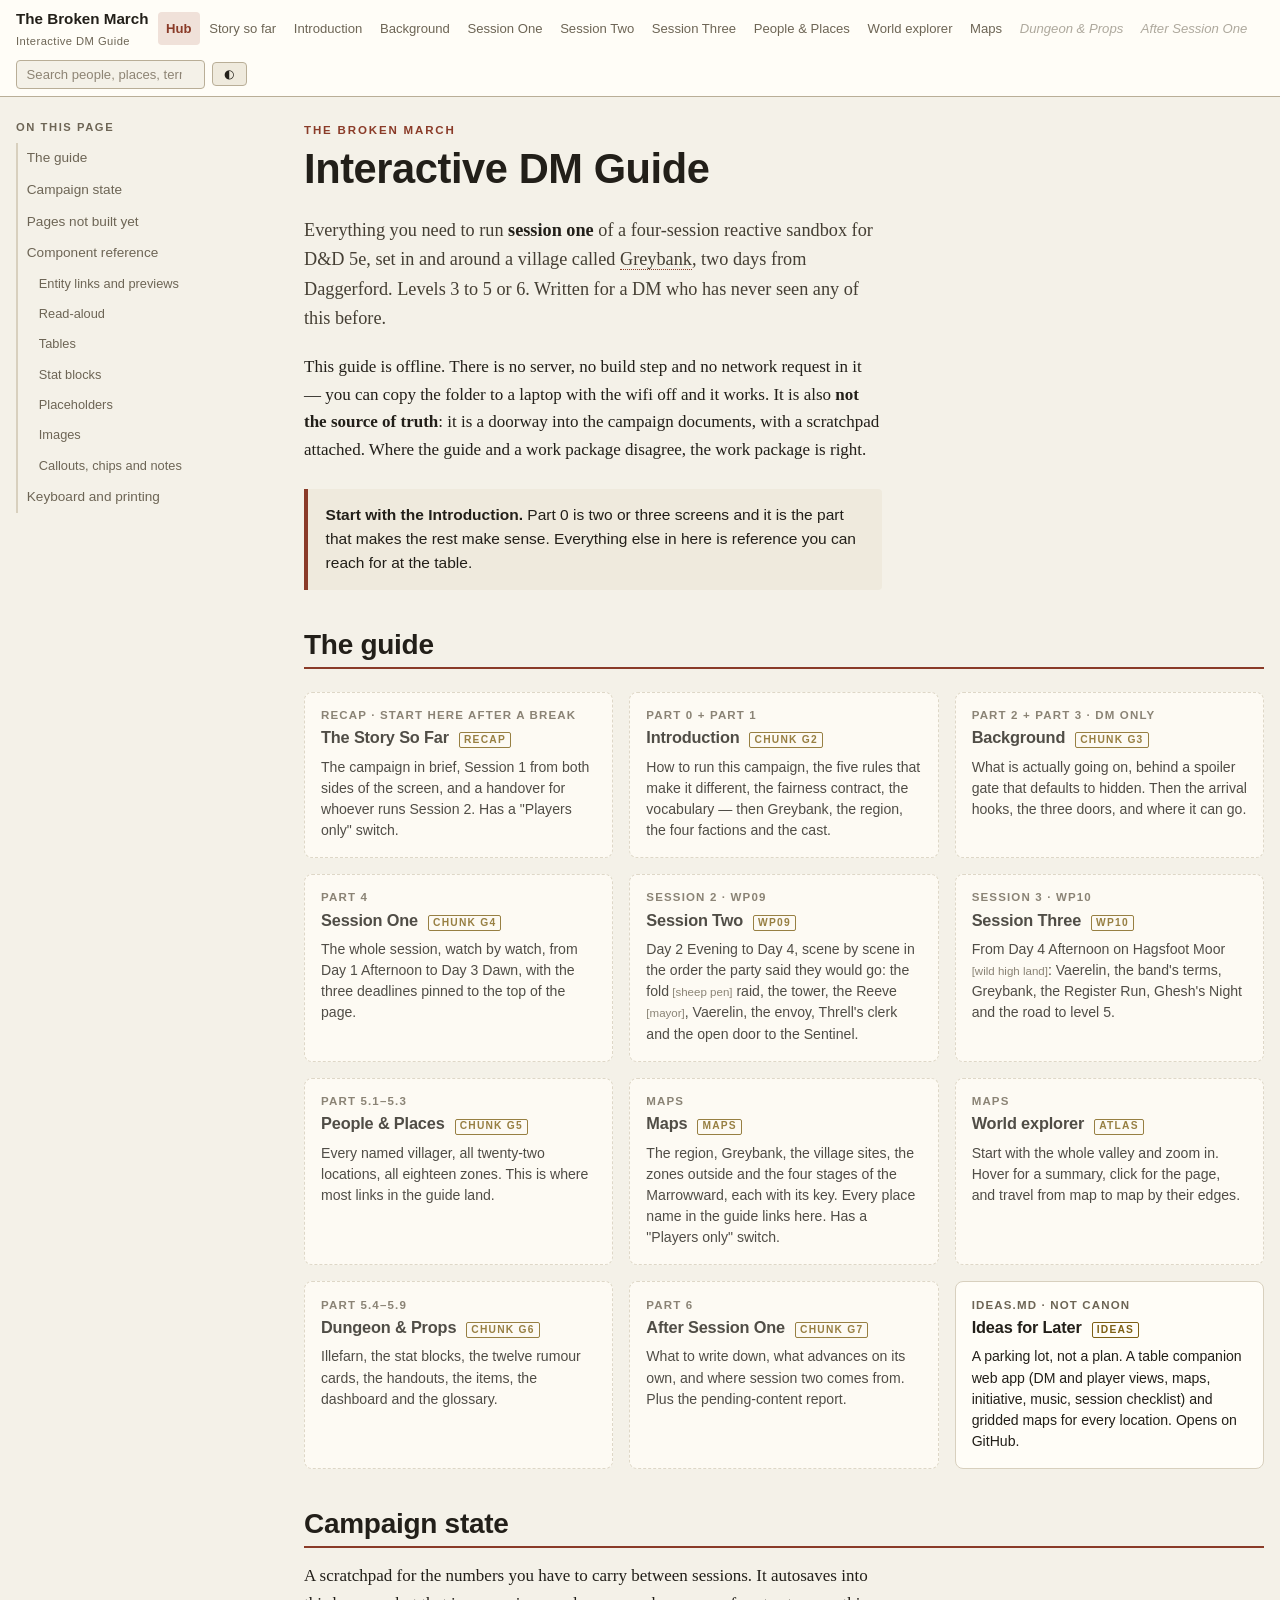
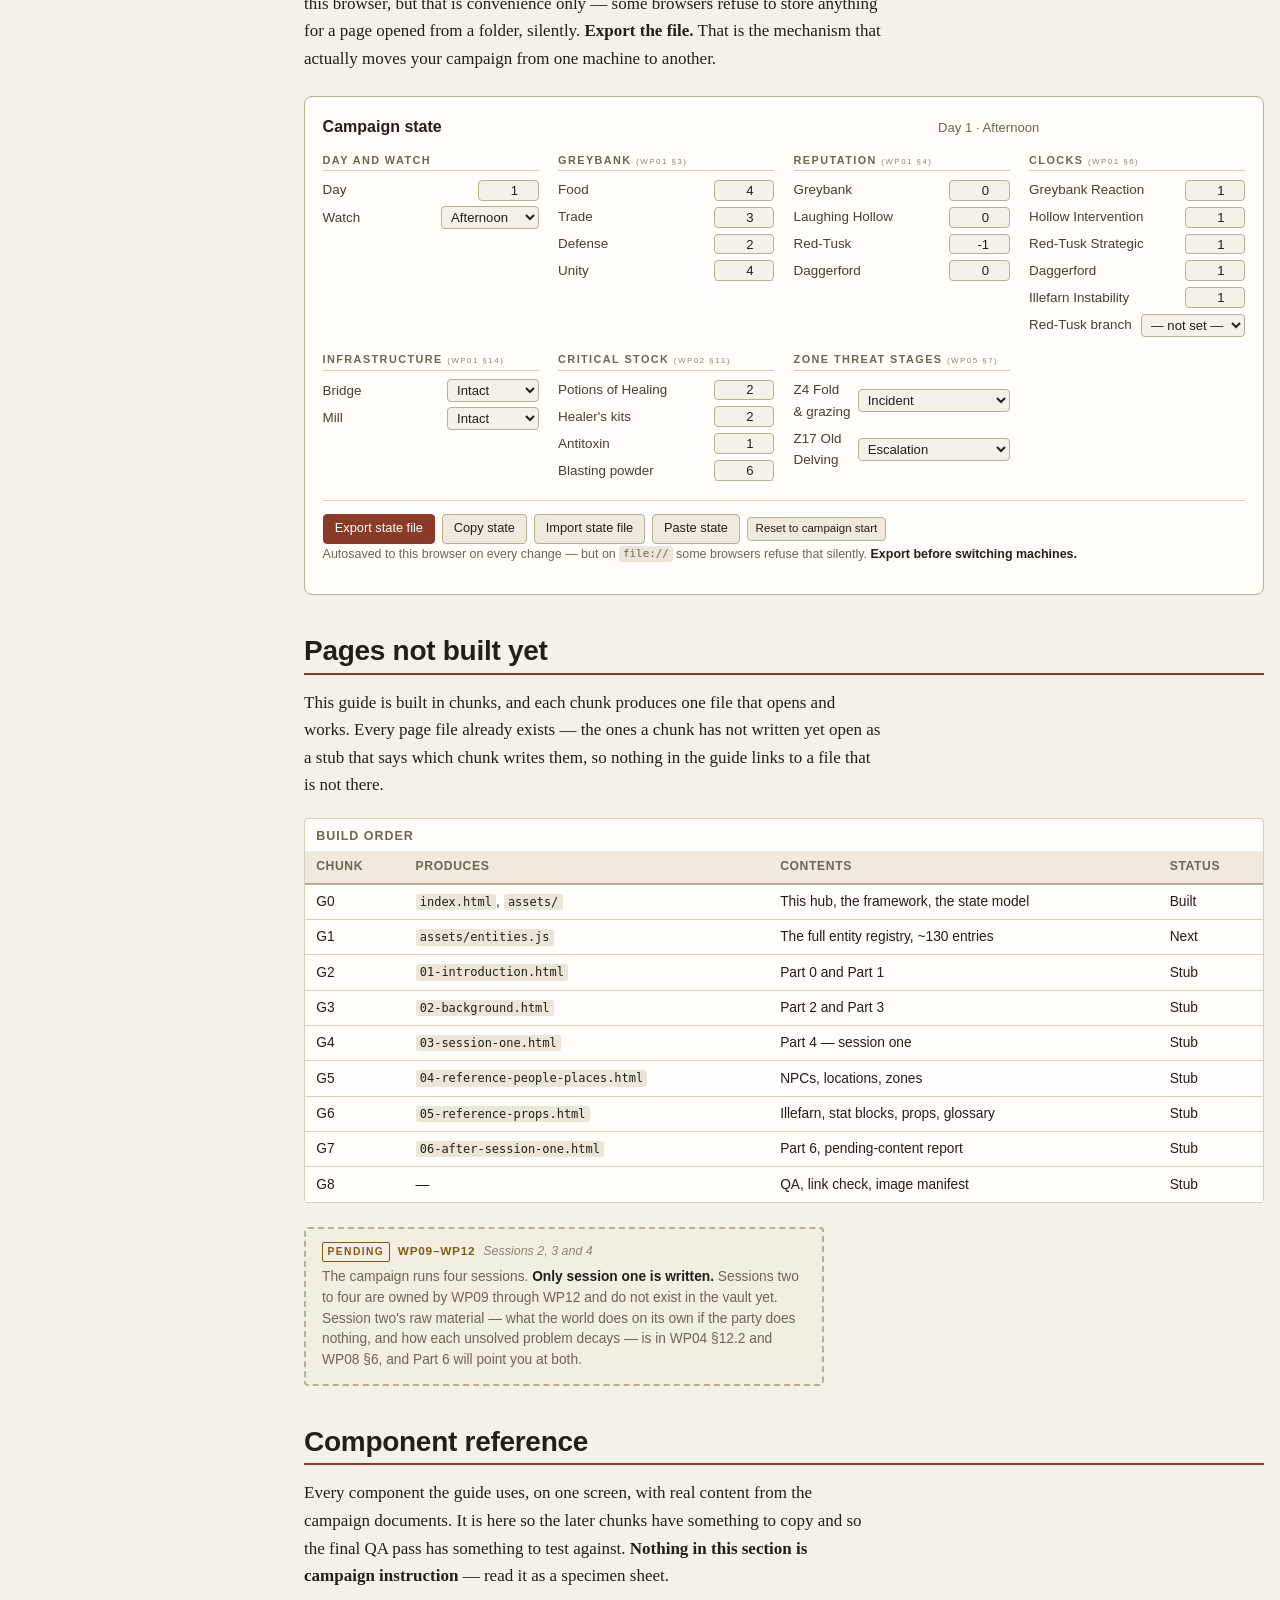
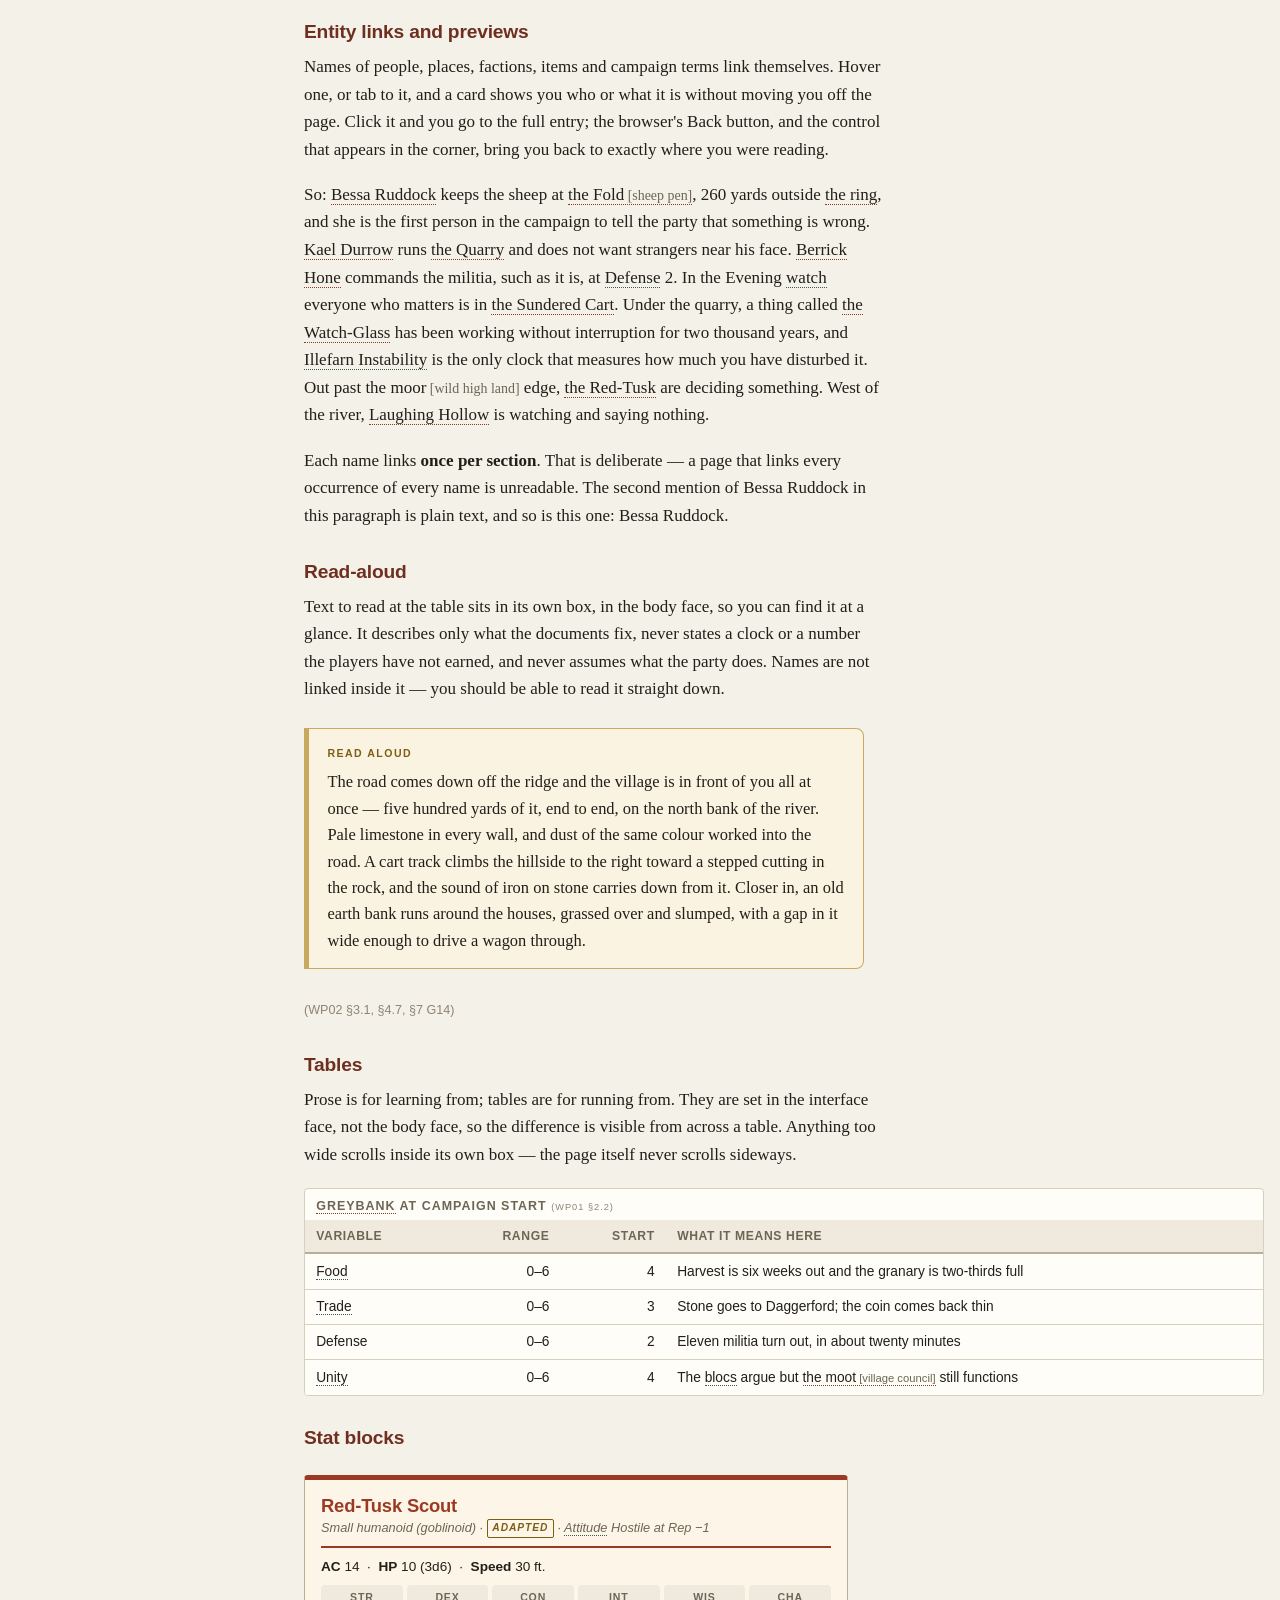
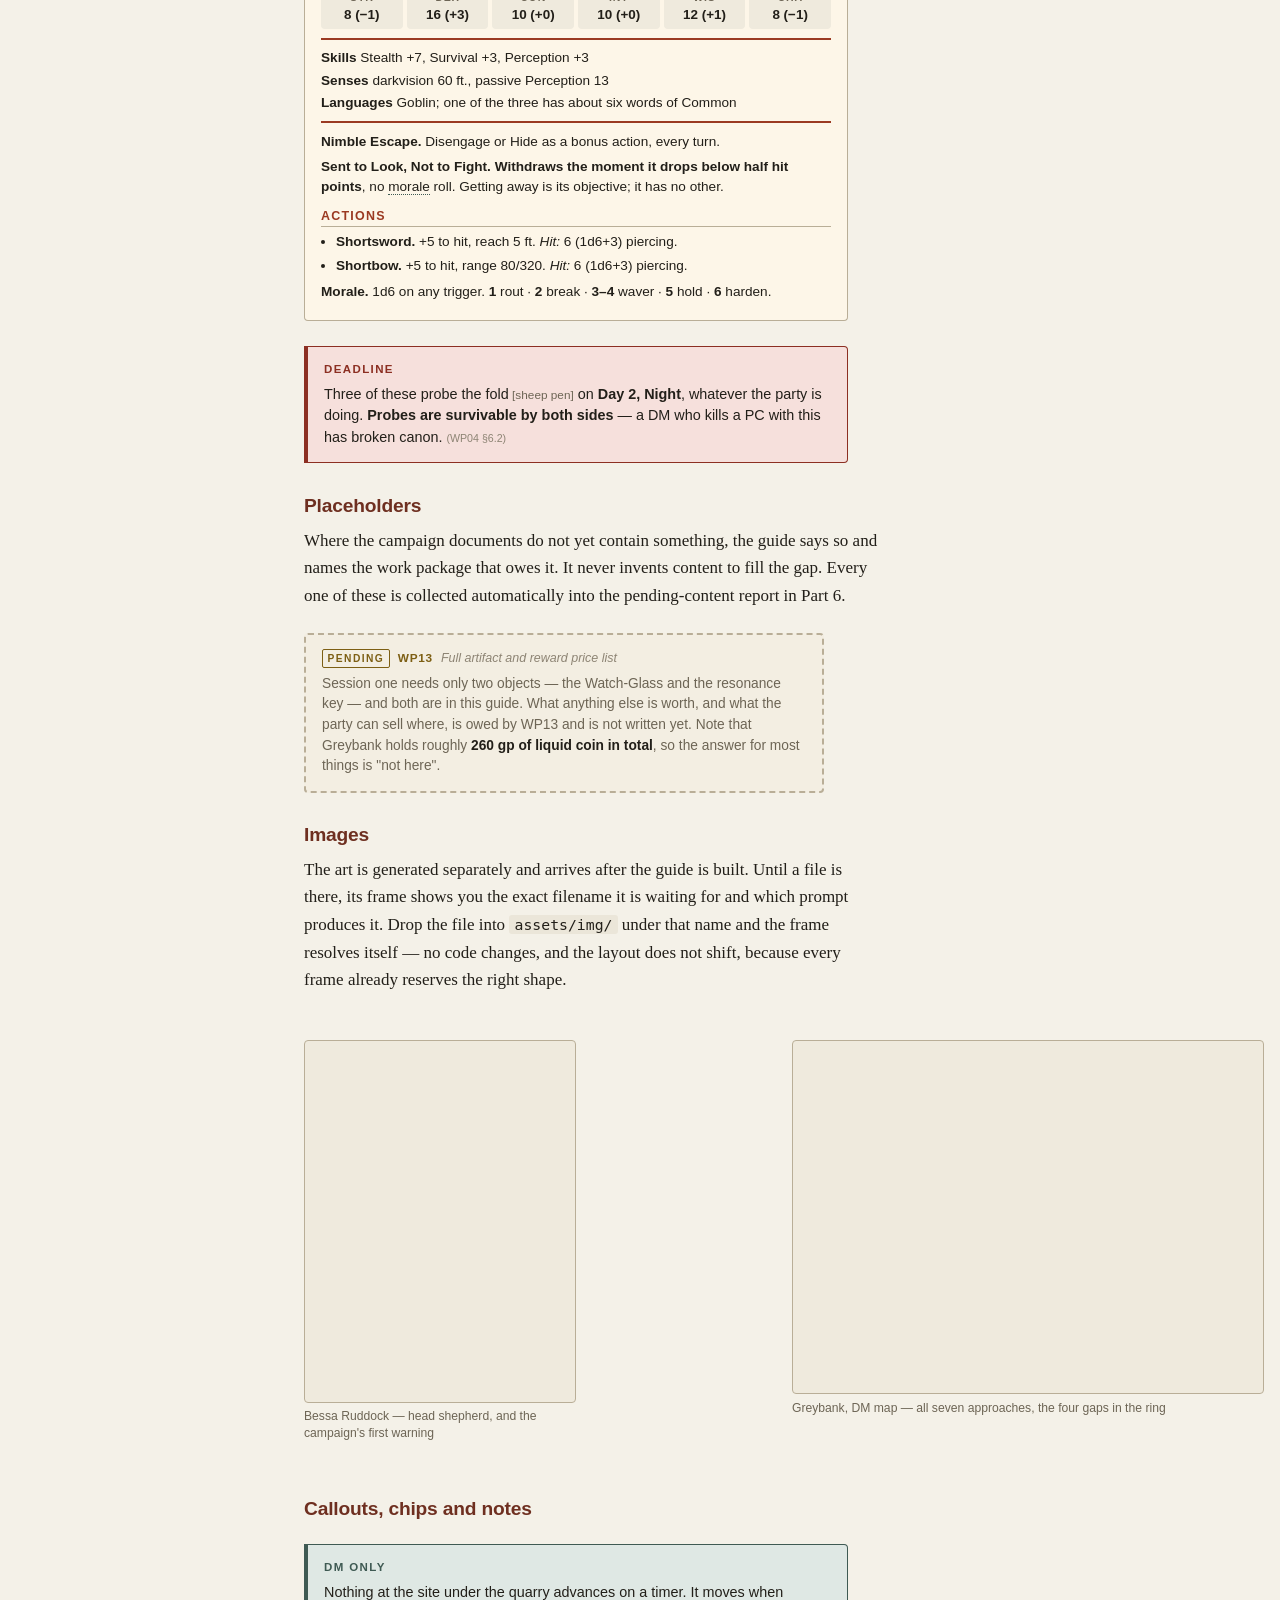
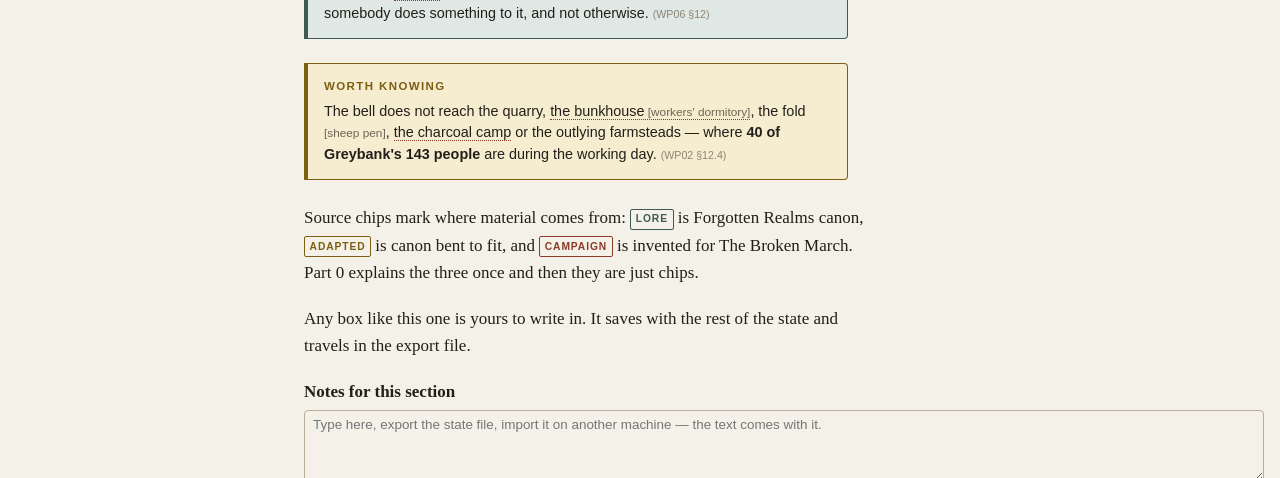
<file: index.html>
<!doctype html>
<html lang="en">
<head>
<meta charset="utf-8">
<title>The Broken March</title>
<meta http-equiv="refresh" content="0; url=The%20Broken%20March%20-%20DM%20Guide/index.html">
</head>
<body>
<p><a href="The%20Broken%20March%20-%20DM%20Guide/index.html">Open The Broken March DM Guide</a></p>
</body>
</html>
</file>
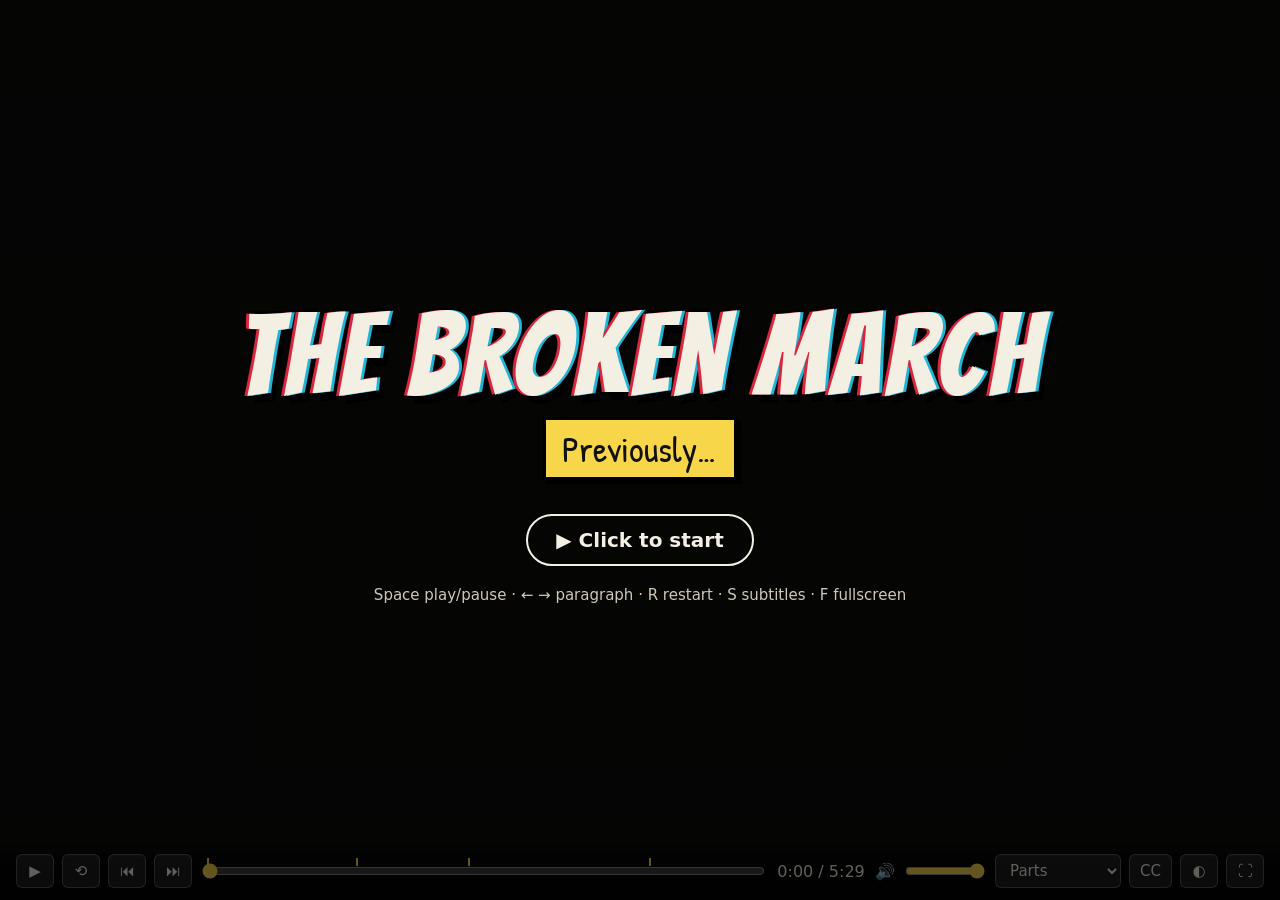
<file: recap/session-1/index.html>
<!doctype html>
<html lang="en">
<head>
<meta charset="utf-8">
<meta name="viewport" content="width=device-width, initial-scale=1">
<title>The Broken March — Previously</title>
<link rel="preconnect" href="https://fonts.googleapis.com">
<link rel="preconnect" href="https://fonts.gstatic.com" crossorigin>
<link href="https://fonts.googleapis.com/css2?family=Bangers&family=Patrick+Hand&display=swap" rel="stylesheet">
<style>
  :root { --bg: #0d0c0b; --edge: #e9e2d0; --ui: #f4efe3; --ink: #0d0c0b; --gold: #f7d64a; }
  body.paper { --bg: #f4efe3; --edge: #0d0c0b; }
  html, body { margin: 0; height: 100%; background: var(--bg); overflow: hidden; }
  body { font-family: 'Patrick Hand', 'Comic Sans MS', sans-serif; color: var(--ui); }
  body.nocursor { cursor: none; }

  /* ---------- stage: 1600 x 900, scaled to fit (letterboxed) ---------- */
  #stage { position: absolute; left: 0; top: 0; width: 1600px; height: 900px; transform-origin: 0 0;
           background: var(--bg); overflow: hidden; }
  #shaker, #screens, .screen, .panels, .letters, #particles, #flash, #wipe, #blackout, #grain {
    position: absolute; left: 0; top: 0; width: 1600px; height: 900px; }
  #flash, #blackout, #grain, #particles, .letters { pointer-events: none; }
  #flash { background: #fff; opacity: 0; }
  #blackout { background: #000; opacity: 0; }
  #grain { opacity: .13; mix-blend-mode: overlay;
    background-image: url("data:image/svg+xml,%3Csvg xmlns='http://www.w3.org/2000/svg' width='220' height='220'%3E%3Cfilter id='n'%3E%3CfeTurbulence type='fractalNoise' baseFrequency='.85' numOctaves='3' stitchTiles='stitch'/%3E%3CfeColorMatrix values='0 0 0 0 .5 0 0 0 0 .45 0 0 0 0 .4 0 0 0 1.2 -.1'/%3E%3C/filter%3E%3Crect width='220' height='220' filter='url(%23n)'/%3E%3C/svg%3E"); }
  body.paper #grain { mix-blend-mode: multiply; opacity: .18; }

  /* ---------- panels ---------- */
  .panel { position: absolute; overflow: hidden; box-sizing: border-box; background: #1b1916;
           border: 6px solid #000; box-shadow: 0 0 0 3px var(--edge), 0 14px 34px rgba(0,0,0,.55);
           will-change: transform, opacity; }
  body.paper .panel { box-shadow: 5px 7px 0 rgba(0,0,0,.28); }
  .cam, .layer, .pdim, .tone, .flick, .ripwrap { position: absolute; inset: 0; }
  .cam { z-index: 0; } /* keeps the crossfade z-order of image layers inside the camera */
  .layer img, .ripwrap img { position: absolute; left: 0; top: 0; transform-origin: 0 0; will-change: transform; max-width: none; }
  .pdim, .flick { background: #000; pointer-events: none; }
  .flick { opacity: 0; }
  .tone { pointer-events: none; mix-blend-mode: multiply; opacity: .2;
          background-image: radial-gradient(rgba(0,0,0,.6) .9px, transparent 1.6px); background-size: 5px 5px; }
  .missing { background: repeating-linear-gradient(45deg, #3a3733 0 14px, #2c2a27 14px 28px); display: flex;
             align-items: center; justify-content: center; text-align: center; color: #e9e2d0; font-size: 30px; padding: 20px; }
  .missing b { font-family: 'Bangers', Impact, sans-serif; font-size: 40px; letter-spacing: 2px; display: block; }
  .ripwrap { filter: url(#ripple); }
  .fx { position: absolute; left: 0; top: 0; pointer-events: none; will-change: transform, opacity; }
  .glow { border-radius: 50%; mix-blend-mode: screen; }
  .douse { border-radius: 50%; background: radial-gradient(circle, rgba(8,10,18,.95) 0 35%, rgba(8,10,18,0) 70%); }
  .spot { border-radius: 10px; box-shadow: 0 0 0 3000px rgba(0,0,0,.62), inset 0 0 40px 10px rgba(0,0,0,.5); }
  .note { font-size: 54px; color: #fff3c4; -webkit-text-stroke: 3px #000; paint-order: stroke fill; font-family: serif; }
  .coin { width: 46px; height: 46px; border-radius: 50%; border: 3px solid #3a2600; box-sizing: border-box;
          background: radial-gradient(circle at 35% 30%, #fff6b8 0 12%, #f5c542 30%, #c98b13 75%, #8a5a00 100%); }
  .glint svg { display: block; }

  /* ---------- lettering ---------- */
  .letters > * { position: absolute; left: 0; top: 0; will-change: transform, opacity; }
  .balloon { font-size: 36px; line-height: 1.02; color: #111; background: #fff; border: 4px solid #000;
             border-radius: 50% / 46%; padding: 26px 40px 30px; text-align: center; white-space: nowrap; }
  .balloon .tail { position: absolute; width: 46px; height: 56px; overflow: visible; }
  .balloon.whisper { border-style: dashed; border-width: 3px; font-size: 27px; color: #4a4744; background: #f3f1ea; padding: 20px 30px 24px; }
  .balloon.shout { font-size: 42px; font-weight: bold; border-width: 5px; }
  .caption { font-size: 32px; line-height: 1.1; background: var(--gold); color: #111; border: 3px solid #000;
             padding: 8px 18px 10px; box-shadow: 5px 5px 0 #000; white-space: nowrap; }
  .caption.tiny { font-size: 25px; padding: 3px 12px 5px; box-shadow: 3px 3px 0 #000; }
  .caption.chapter { font-family: 'Bangers', Impact, sans-serif; font-size: 34px; letter-spacing: 2px; padding: 6px 18px 4px; }
  .tag { font-family: 'Bangers', Impact, sans-serif; font-size: 31px; letter-spacing: 2px; background: var(--gold); color: #111;
         border: 3px solid #000; padding: 4px 14px 1px; box-shadow: 4px 4px 0 #000; white-space: nowrap; }
  .tag.cream { background: #f4efe3; }
  .sfx { font-family: 'Bangers', Impact, sans-serif; font-size: 120px; line-height: 1; color: #ffd23f; letter-spacing: 4px;
         -webkit-text-stroke: 9px #000; paint-order: stroke fill; white-space: nowrap;
         text-shadow: -3px 0 rgba(255,30,60,.8), 3px 0 rgba(0,210,255,.65), 8px 9px 0 #000; }
  .sfx span { display: inline-block; }
  .titletext { font-family: 'Bangers', Impact, sans-serif; font-size: 190px; line-height: .9; color: #f4efe3; letter-spacing: 6px;
               -webkit-text-stroke: 10px #000; paint-order: stroke fill; white-space: nowrap; text-align: center;
               text-shadow: -4px 0 #d7263d, 4px 0 #1fb5d6, 12px 14px 0 #000; }
  .endcard { font-family: 'Bangers', Impact, sans-serif; font-size: 120px; color: #f4efe3; letter-spacing: 6px; white-space: nowrap;
             background: #000; padding: 18px 60px 8px; border-top: 6px solid #f4efe3; border-bottom: 6px solid #f4efe3;
             text-shadow: -3px 0 #d7263d, 3px 0 #1fb5d6; }
  .stamp { color: #d2142c; text-align: center; font-family: 'Bangers', Impact, sans-serif; font-size: 60px; letter-spacing: 4px;
           filter: drop-shadow(3px 3px 0 rgba(0,0,0,.6)); }
  .stamp .word { border: 6px solid #d2142c; padding: 6px 20px 0; margin-top: -6px; background: rgba(255,240,230,.12); display: inline-block; }
  .icons { display: flex; gap: 14px; align-items: center; }
  .icons .frame { width: 92px; height: 92px; background: #f4efe3; border: 4px solid #000; box-shadow: 4px 4px 0 #000; display: flex;
                  align-items: center; justify-content: center; }

  /* ---------- wipes ---------- */
  #wipe { display: none; }
  #wipe svg { position: absolute; inset: 0; }
  #page { position: absolute; top: -40px; height: 980px; left: 0; width: 1750px; }

  /* ---------- subtitles ---------- */
  #subs { position: fixed; left: 16px; right: 16px; bottom: 22px; text-align: center; pointer-events: none; z-index: 15;
          transition: bottom .4s; }
  body.ctl #subs { bottom: var(--ctl-h, 74px); }
  #subs span { display: inline-block; max-width: 900px; background: rgba(0,0,0,.78); color: #fff; font-size: clamp(16px, 2.3vw, 30px);
               line-height: 1.2; padding: 5px 16px 7px; border-radius: 6px; }

  /* ---------- controls ---------- */
  #preload img { width: 2px; height: 2px; }
  #controls { position: fixed; left: 0; right: 0; bottom: 0; padding: 10px 16px 12px; display: flex; align-items: center; gap: 8px;
              background: linear-gradient(transparent, rgba(0,0,0,.82) 45%); color: #f4efe3; font: 16px system-ui, sans-serif;
              transition: opacity .4s; z-index: 20; flex-wrap: wrap; }
  #controls.hidden { opacity: 0; pointer-events: none; }
  #controls button, #controls select { background: rgba(255,255,255,.1); color: #f4efe3; border: 1px solid rgba(255,255,255,.25);
              border-radius: 6px; height: 34px; min-width: 38px; font: 15px system-ui, sans-serif; cursor: pointer; padding: 0 10px; }
  #controls button:hover { background: rgba(255,255,255,.22); }
  #controls button.on { background: var(--gold); color: #111; }
  #seekwrap { position: relative; flex: 1 1 260px; height: 34px; display: flex; align-items: center; }
  #seek { width: 100%; accent-color: var(--gold); }
  .mark { position: absolute; top: 4px; width: 2px; height: 8px; background: var(--gold); pointer-events: none; }
  #time { font-variant-numeric: tabular-nums; min-width: 92px; text-align: center; }
  #vol { width: 80px; accent-color: var(--gold); }

  #start { position: fixed; inset: 0; z-index: 30; display: flex; flex-direction: column; align-items: center; justify-content: center;
           background: rgba(0,0,0,.6); cursor: pointer; text-align: center; }
  #start .t { font-family: 'Bangers', Impact, sans-serif; font-size: clamp(48px, 9vw, 130px); color: #f4efe3; letter-spacing: 4px;
              -webkit-text-stroke: 5px #000; paint-order: stroke fill; text-shadow: -3px 0 #d7263d, 3px 0 #1fb5d6, 7px 8px 0 #000; }
  #start .s { font-size: clamp(22px, 3vw, 36px); color: #111; background: var(--gold); border: 3px solid #000; padding: 4px 16px; box-shadow: 4px 4px 0 #000; }
  #start .go { margin-top: 34px; font: 600 20px system-ui, sans-serif; color: #f4efe3; border: 2px solid #f4efe3; border-radius: 40px; padding: 12px 28px; }
  #start .help { margin-top: 18px; font: 15px system-ui, sans-serif; color: #cfc8b8; max-width: 640px; line-height: 1.5; padding: 0 16px; }

  /* ---------- stamp helper ---------- */
  #stampbox { position: fixed; top: 10px; left: 10px; z-index: 25; width: min(470px, calc(100vw - 20px)); background: rgba(10,10,10,.9);
              border: 2px solid var(--gold); border-radius: 8px; padding: 10px 12px; font: 14px/1.4 system-ui, sans-serif; color: #f4efe3; }
  #stampbox .next { font-size: 17px; color: var(--gold); margin: 4px 0; }
  #stampbox button { margin: 6px 6px 0 0; background: #333; color: #fff; border: 1px solid #777; border-radius: 5px; padding: 4px 10px; cursor: pointer; }
  #stampbox .warn { color: #ffb38a; max-height: 90px; overflow: auto; }
  #modal { position: fixed; inset: 0; z-index: 40; background: rgba(0,0,0,.75); display: flex; align-items: center; justify-content: center; }
  #modal .box { width: min(1000px, 94vw); height: min(760px, 90vh); background: #1c1b19; border: 2px solid var(--gold); border-radius: 8px;
                display: flex; flex-direction: column; padding: 12px; gap: 8px; font: 14px system-ui, sans-serif; }
  #modal textarea { flex: 1; background: #0e0e0d; color: #e8e2d2; font: 13px/1.35 Consolas, monospace; border: 1px solid #444; white-space: pre; }
  #modal button { background: var(--gold); color: #111; border: 0; border-radius: 5px; padding: 6px 14px; font-weight: 600; cursor: pointer; margin-right: 6px; }
  [hidden] { display: none !important; }
</style>
</head>
<body>
<div id="stage">
  <div id="shaker">
    <div id="screens"></div>
    <canvas id="particles" width="1600" height="900"></canvas>
  </div>
  <div id="flash"></div>
  <div id="wipe">
    <svg viewBox="0 0 1600 900" preserveAspectRatio="none"><path id="ink" fill="#000"/></svg>
    <div id="page"></div>
  </div>
  <div id="blackout"></div>
  <div id="grain"></div>
</div>
<div id="subs"></div>

<div id="preload" style="position:fixed;left:0;top:0;width:2px;height:2px;overflow:hidden;opacity:.01;pointer-events:none"></div>

<div id="start">
  <div class="t">THE BROKEN MARCH</div>
  <div class="s">Previously…</div>
  <div class="go">▶ Click to start</div>
  <div class="help">Space play/pause · ← → paragraph · R restart · S subtitles · F fullscreen</div>
</div>

<div id="controls">
  <button id="bPlay" title="Play / pause (Space)">▶</button>
  <button id="bRestart" title="Restart (R)">⟲</button>
  <button id="bPrev" title="Previous paragraph (←)">⏮</button>
  <button id="bNext" title="Next paragraph (→)">⏭</button>
  <div id="seekwrap"><input id="seek" type="range" min="0" max="100" step="0.05" value="0"></div>
  <span id="time">0:00 / 0:00</span>
  <span title="Volume">🔊</span><input id="vol" type="range" min="0" max="1" step="0.05" value="1">
  <select id="mode" title="Audio mode"><option value="parts">Parts</option><option value="single">Single take</option></select>
  <button id="bSubs" title="Subtitles (S)">CC</button>
  <button id="bBg" title="Background: dark / white paper">◐</button>
  <button id="bFull" title="Fullscreen (F)">⛶</button>
</div>

<div id="stampbox" hidden>
  <b>STAMP MODE</b> — play, and press <b>C</b> when the narrator says the yellow words.
  <div class="next" id="stNext"></div>
  <div id="stInfo"></div>
  <button id="stSkip">Skip (X)</button><button id="stUndo">Undo (Z)</button><button id="stShow">Show cues.js</button>
  <div class="warn" id="stWarn"></div>
</div>

<div id="modal" hidden>
  <div class="box">
    <div><b>New cues.js</b> — copy it over the old file (or download it), then reload the page.</div>
    <div class="warn" id="mWarn" style="color:#ffb38a"></div>
    <textarea id="mText" spellcheck="false"></textarea>
    <div><button id="mCopy">Copy</button><button id="mDown">Download cues.js</button><button id="mClose">Close</button> <span id="mMsg"></span></div>
  </div>
</div>

<svg width="0" height="0" style="position:absolute">
  <filter id="ripple" x="0" y="0" width="100%" height="100%">
    <feTurbulence type="fractalNoise" baseFrequency="0.004 0.06" numOctaves="2" seed="3" result="t">
      <animate attributeName="baseFrequency" dur="9s" values="0.004 0.06;0.006 0.075;0.004 0.06" repeatCount="indefinite"/>
    </feTurbulence>
    <feDisplacementMap id="ripmap" in="SourceGraphic" in2="t" scale="8" xChannelSelector="R" yChannelSelector="G"/>
  </filter>
</svg>

<script src="cues.js"></script>
<script>
'use strict';
const R = window.RECAP;
if (!R) {
  document.body.innerHTML = '<p style="color:#f4efe3;font:20px system-ui;padding:24px">cues.js is missing or has an error. Open the browser console (F12) to see where.</p>';
  throw new Error('cues.js missing');
}
const SW = 1600, SH = 900;
const $ = s => document.querySelector(s);
const STAMP = new URLSearchParams(location.search).has('stamp');

// Reduced motion: no shake, no flashes, fades instead of slams and splashes.
const rmQuery = matchMedia('(prefers-reduced-motion: reduce)');
let RM = rmQuery.matches;
rmQuery.addEventListener && rmQuery.addEventListener('change', e => { RM = e.matches; });

// localStorage is optional (private windows, file:// quirks): never let it break the page.
const store = {
  get(k, d) { try { const v = localStorage.getItem('brokenMarch.' + k); return v === null ? d : v; } catch (e) { return d; } },
  set(k, v) { try { localStorage.setItem('brokenMarch.' + k, String(v)); } catch (e) { /* ignore */ } }
};

// ---------- small math helpers ----------
const clamp = (v, a = 0, b = 1) => Math.max(a, Math.min(b, v));
const lerp = (a, b, t) => a + (b - a) * t;
const easeOutCubic = t => 1 - Math.pow(1 - t, 3);
const easeInCubic = t => t * t * t;
const easeInOut = t => t < .5 ? 4 * t * t * t : 1 - Math.pow(-2 * t + 2, 3) / 2;
const sine = t => -(Math.cos(Math.PI * t) - 1) / 2;
const easeOutBack = (t, c1 = 1.70158) => { const c3 = c1 + 1; return 1 + c3 * Math.pow(t - 1, 3) + c1 * Math.pow(t - 1, 2); };
const hash = n => { const x = Math.sin(n * 127.1 + 311.7) * 43758.5453; return x - Math.floor(x); };
const wobble = t => (Math.sin(t * 13.1) + Math.sin(t * 7.3 + 1.7) + Math.sin(t * 23.7 + 4.1)) / 3;
const el = (tag, cls, html) => { const e = document.createElement(tag); if (cls) e.className = cls; if (html != null) e.innerHTML = html; return e; };
const fmtTime = s => { s = Math.max(0, s); return Math.floor(s / 60) + ':' + String(Math.floor(s % 60)).padStart(2, '0'); };

// =====================================================================
//  IMAGES — art/<name>.png (falls back to .jpg / .webp, then a placeholder)
// =====================================================================
const IMG = {};
function imgInfo(name) {
  if (IMG[name]) return IMG[name];
  const exts = [R.art.ext, '.png', '.jpg', '.webp'].filter((v, i, a) => a.indexOf(v) === i);
  const info = { name, ok: null, w: 0, h: 0, src: '' };
  const im = new Image();
  let i = 0;
  im.onload = () => {
    info.ok = true; info.w = im.naturalWidth; info.h = im.naturalHeight; info.src = im.src;
    // decode now and keep it in the page, so a panel never shows black while a big PNG decodes
    if (im.decode) im.decode().catch(() => {});
    $('#preload').appendChild(im);
  };
  im.onerror = () => { i++; if (i < exts.length) im.src = R.art.folder + name + exts[i]; else { info.ok = false; console.warn('Missing image: ' + name); } };
  im.src = R.art.folder + name + exts[0];
  return (IMG[name] = info);
}

// =====================================================================
//  SECTIONS — section 0 is the title card, sections 1..4 are the paragraphs
// =====================================================================
const sections = [R.title].concat(R.paragraphs);
sections.forEach(s => s.cues.forEach(c => { if (c.img) imgInfo(c.img); }));

// Sort cues by time and split them into screens (a panel cue with screen:true starts a new screen).
function compileSection(sec) {
  const list = sec.cues.map((c, i) => Object.assign({ _i: i }, c)).sort((a, b) => a.at - b.at || a._i - b._i);
  const screens = [];
  let cur = null;
  for (const c of list) {
    if (!cur || (c.do === 'panel' && c.screen)) { cur = { start: c.at, cues: [] }; screens.push(cur); }
    cur.cues.push(c);
  }
  screens.forEach((s, i) => { s.end = i + 1 < screens.length ? screens[i + 1].start : Infinity; });
  return { list, screens };
}
let compiled = sections.map(compileSection);
let compileVersion = 0;

// =====================================================================
//  AUDIO + TIMELINE
//  Global time: title card first, then the paragraphs. In "Parts" mode each
//  paragraph has its own file and a short beat between them; in "Single take"
//  mode one file plays and fullOffsets / fullWarp map it to paragraph time.
// =====================================================================
function makeAudio(src) {
  const a = new Audio();
  a.preload = 'auto';
  a._pending = null; // a jump asked for before the file was ready
  // A simple local web server (python -m http.server) can't seek inside a file,
  // so over http we load the whole file into memory first. From disk, seeking works.
  if (/^https?:/.test(location.protocol)) {
    fetch(src).then(r => r.ok ? r.blob() : Promise.reject()).then(b => { a.src = URL.createObjectURL(b); }).catch(() => { a.src = src; });
  } else a.src = src;
  a.addEventListener('loadedmetadata', () => {
    if (a._pending != null) { a.currentTime = a._pending; a._pending = null; }
    if (playing && TL && seg().el === a && a.paused) a.play().catch(() => {});
  });
  return a;
}
const partEls = R.audio.parts.map(makeAudio);
let fullEl = null;
const partDur = R.audio.partDurations.slice();
let fullDur = R.audio.fullDuration;
partEls.forEach((a, k) => a.addEventListener('loadedmetadata', () => {
  if (isFinite(a.duration) && Math.abs(a.duration - partDur[k]) > 0.05) { partDur[k] = a.duration; if (mode === 'parts') rebuildTimeline(true); }
}));
function ensureFull() {
  if (fullEl) return fullEl;
  fullEl = makeAudio(R.audio.full);
  fullEl.volume = volume;
  fullEl.addEventListener('loadedmetadata', () => {
    if (isFinite(fullEl.duration) && Math.abs(fullEl.duration - fullDur) > 0.05) { fullDur = fullEl.duration; if (mode === 'single') rebuildTimeline(true); }
  });
  return fullEl;
}

let mode = store.get('audioMode', 'parts') === 'single' ? 'single' : 'parts';
let volume = clamp(parseFloat(store.get('volume', '1')) || 1);

// Single take: paragraph time p -> time in narration-full.wav (offset + p + warp correction).
function warpPairs(k) { // k = paragraph 0..3 ; returns [[p, fullTime], ...]
  const off = R.audio.fullOffsets[k], w = R.audio.fullWarp[k] || [];
  return (w.length ? w : [[0, 0]]).map(([p, d]) => [p, off + p + d]);
}
function pwl(pairs, x, inv) { // piecewise-linear map (slope 1 outside the points)
  const a = inv ? 1 : 0, b = inv ? 0 : 1;
  if (x <= pairs[0][a]) return pairs[0][b] + (x - pairs[0][a]);
  for (let i = 1; i < pairs.length; i++) {
    if (x <= pairs[i][a]) { const p = pairs[i - 1], q = pairs[i]; return lerp(p[b], q[b], (x - p[a]) / ((q[a] - p[a]) || 1)); }
  }
  const l = pairs[pairs.length - 1]; return l[b] + (x - l[a]);
}

let TL = null;
function toGlobal(k, local) {
  if (k === 0) return local;
  if (TL.mode === 'parts') return TL.starts[k] + local;
  return R.titleDuration + pwl(warpPairs(k - 1), local, false);
}
function fromGlobal(t) {
  let k = 0;
  for (let i = 1; i < TL.starts.length; i++) if (t >= TL.starts[i]) k = i;
  if (k === 0 || TL.mode === 'parts') return { k, local: t - TL.starts[k] };
  return { k, local: pwl(warpPairs(k - 1), t - R.titleDuration, true) };
}
function endCueLocal() { // when the last paragraph is fully over (end card + hold + fade)
  const last = compiled[4].list;
  const end = last.find(c => c.do === 'end');
  if (end) return end.at + (end.hold || 3) + (end.fade || 1.5) + 0.4;
  return (last.length ? last[last.length - 1].at : 0) + 4;
}
function buildTimeline() {
  const segs = [], starts = [0];
  const T0 = R.titleDuration;
  segs.push({ kind: 'silent', start: 0, dur: T0 });
  let t = T0;
  if (mode === 'parts') {
    for (let k = 0; k < 4; k++) {
      starts.push(t);
      segs.push({ kind: 'audio', el: partEls[k], start: t, dur: partDur[k] });
      t += partDur[k];
      if (k < 3) { segs.push({ kind: 'silent', start: t, dur: R.gapBetweenParts }); t += R.gapBetweenParts; }
    }
  } else {
    for (let k = 0; k < 4; k++) starts.push(T0 + R.audio.fullOffsets[k]);
    segs.push({ kind: 'audio', el: ensureFull(), start: T0, dur: fullDur });
    t = T0 + fullDur;
  }
  TL = { mode, segs, starts, total: t, bounds: [] };
  const end = toGlobal(4, endCueLocal());
  if (end > t) { segs.push({ kind: 'silent', start: t, dur: end - t }); TL.total = end; }
  // Wipes between sections: cover after the speech ends, reveal as the next speech starts.
  for (let k = 0; k < 4; k++) {
    const A = toGlobal(k, sections[k].speech[1]);
    const B = toGlobal(k + 1, sections[k + 1].speech[0]);
    const avail = Math.max(0.3, B - A);
    let c = 0.7, r = 0.6;
    if (avail < c + r + 0.1) { const f = Math.max(0.25, (avail - 0.1) / (c + r)); c *= f; r *= f; }
    const slack = Math.max(0, avail - c - r);
    const c0 = A + Math.min(slack * 0.6, 1.5), c1 = c0 + c;
    const r1 = B + 0.15, r0 = Math.max(c1, r1 - r);
    TL.bounds.push({ kind: sections[k].wipe || 'ink', c0, c1, r0, r1, seed: k + 1 });
  }
  buildMarks();
}

// ---------- the clock (always derived from the audio element when audio plays) ----------
let segI = 0, playing = false, silentStart = 0, silentLocal = 0, started = false;
function seg() { return TL.segs[segI]; }
function getTime() {
  const s = seg();
  if (s.kind === 'audio') return s.start + Math.min(s.el._pending ?? s.el.currentTime, s.dur);
  const l = playing ? (performance.now() - silentStart) / 1000 : silentLocal;
  return s.start + Math.min(l, s.dur);
}
function enterSeg(local) {
  const s = seg();
  if (s.kind === 'audio') {
    if (s.el.readyState >= 1) { s.el._pending = null; s.el.currentTime = Math.max(0, local); }
    else s.el._pending = Math.max(0, local); // applied on loadedmetadata
    if (playing && s.el.readyState >= 1) s.el.play().catch(() => {});
  } else {
    silentLocal = local;
    silentStart = performance.now() - local * 1000;
  }
}
function stopAudio() { partEls.forEach(a => a.pause()); if (fullEl) fullEl.pause(); }
function tick() { // moves to the next segment when one ends; safe to call any time
  if (!playing) return;
  const s = seg();
  const done = s.kind === 'audio' ? (s.el.ended || s.el.currentTime >= s.dur - 0.02) : (performance.now() - silentStart) / 1000 >= s.dur;
  if (!done) return;
  if (s.kind === 'audio') s.el.pause();
  if (segI >= TL.segs.length - 1) { silentLocal = s.dur; playing = false; updatePlayButton(); return; }
  segI++;
  enterSeg(0);
}
function seek(t) {
  t = clamp(t, 0, TL.total);
  stopAudio();
  let i = 0;
  for (let j = 0; j < TL.segs.length; j++) if (t >= TL.segs[j].start) i = j;
  segI = i;
  enterSeg(t - TL.segs[i].start);
  if (STAMP) stampSync(t);
}
function play() {
  if (getTime() >= TL.total - 0.05) seek(0);
  playing = true;
  const s = seg();
  if (s.kind === 'audio') s.el.play().catch(() => {}); else silentStart = performance.now() - silentLocal * 1000;
  updatePlayButton();
}
function pause() {
  const t = getTime();
  playing = false;
  stopAudio();
  const s = seg();
  if (s.kind === 'silent') silentLocal = t - s.start;
  updatePlayButton();
}
function rebuildTimeline(keep) {
  const pos = TL && keep ? fromGlobal(getTime()) : { k: 0, local: 0 };
  const was = playing;
  if (TL) { playing = false; stopAudio(); }
  buildTimeline();
  segI = 0;
  playing = was;
  seek(toGlobal(pos.k, pos.local));
}

// =====================================================================
//  SCREEN BUILDING — each cue type ("do") has a maker that creates DOM
//  and returns an object with update(local). Everything is computed from
//  the current time, so pausing and seeking always show the right frame.
// =====================================================================
const MAKERS = {};

// position of a cue on the stage: image coords (ix, iy) follow the panel camera
function stagePos(c, panel) {
  if (panel && c.ix != null && panel.camState) {
    const cs = panel.camState;
    return [panel.x + 6 + cs.left + c.ix / 100 * cs.dw, panel.y + 6 + cs.top + c.iy / 100 * cs.dh];
  }
  if (panel) return [panel.x + (c.x ?? 50) / 100 * panel.w, panel.y + (c.y ?? 50) / 100 * panel.h];
  return [(c.x ?? 50) / 100 * SW, (c.y ?? 50) / 100 * SH];
}
// position inside a panel (for effects that live in the panel)
function panelPos(c, panel) {
  if (c.ix != null && panel.camState) { const cs = panel.camState; return [cs.left + c.ix / 100 * cs.dw, cs.top + c.iy / 100 * cs.dh, cs.dw / 100]; }
  return [(c.x ?? 50) / 100 * panel.iw, (c.y ?? 50) / 100 * panel.ih, panel.iw / 100];
}

function enterAnim(kind, age) { // -> {o, tx, ty, s}
  if (age < 0) return { o: 0, tx: 0, ty: 0, s: 1 };
  if (RM || kind === 'fade') { const d = kind === 'fade' ? 1.0 : 0.5; return { o: clamp(age / d), tx: 0, ty: 0, s: 1 }; }
  const p = clamp(age / 0.45), e = easeOutCubic(p);
  switch (kind) {
    case 'slam': { const q = clamp(age / 0.26); return { o: clamp(age / 0.06), tx: 0, ty: 0, s: lerp(1.32, 1, easeOutBack(q, 1.2)) }; }
    case 'slide-left': return { o: clamp(p * 2.5), tx: (1 - e) * 260, ty: 0, s: 1 };
    case 'slide-right': return { o: clamp(p * 2.5), tx: -(1 - e) * 260, ty: 0, s: 1 };
    case 'slide-up': return { o: clamp(p * 2.5), tx: 0, ty: (1 - e) * 200, s: 1 };
    case 'slide-down': return { o: clamp(p * 2.5), tx: 0, ty: -(1 - e) * 200, s: 1 };
    default: { const q = clamp(age / 0.35); return { o: clamp(age / 0.1), tx: 0, ty: 0, s: lerp(0.6, 1, easeOutBack(q)) }; } // pop
  }
}
function popIn(age, d = 0.34, from = 0.3) {
  if (age < 0) return { o: 0, s: 1 };
  if (RM) return { o: clamp(age / 0.3), s: 1 };
  return { o: clamp(age / 0.08), s: lerp(from, 1, easeOutBack(clamp(age / d), 2.2)) };
}
// chained level changes from "fade" cues (like moves): returns current level
function fadeLevel(scr, c, local, base) {
  let lvl = base, seg = null;
  for (const f of scr.fades) {
    if (f.at > local) break;
    if (f.target !== c.id && f.target !== c.group) continue;
    if (seg) lvl = lerp(seg.from, seg.to, clamp((f.at - seg.at) / seg.dur));
    seg = { at: f.at, from: lvl, to: f.to, dur: f.dur || 1 };
  }
  return seg ? lerp(seg.from, seg.to, clamp((local - seg.at) / seg.dur)) : lvl;
}
function lifeOf(c, scr, min) {
  const life = c.for != null ? c.for : scr.end - c.at;
  return min ? Math.max(min, life) : life;
}
function outFade(age, life) { return life === Infinity ? 1 : clamp((life - age) / 0.35); }

// ---- panel ----
MAKERS.panel = (c, ctx) => {
  const [x, y, w, h] = c.box;
  const node = el('div', 'panel');
  Object.assign(node.style, { left: x + 'px', top: y + 'px', width: w + 'px', height: h + 'px' });
  if (c.color) node.style.background = c.color;
  const cam = el('div', 'cam');
  node.appendChild(cam);
  const p = { kind: 'panel', c, node, cam, x, y, w, h, iw: w - 12, ih: h - 12, layers: {}, moves: [], swaps: [], camState: null, rip: null };
  if (c.img) addLayer(p, c.img);
  if (c.dim) { const d = el('div', 'pdim'); d.style.opacity = c.dim; node.appendChild(d); }
  p.flick = el('div', 'flick'); node.appendChild(p.flick);
  node.appendChild(el('div', 'tone'));
  ctx.pl.appendChild(node);
  ctx.panels[c.id] = p;
  const view = c.view || [50, 50, 1];
  if (c.drift !== false) {
    const to = c.drift || [view[0], view[1], view[2] * 1.06];
    const end = ctx.scr.end === Infinity ? ctx.sectionEnd : ctx.scr.end;
    p.moves.push({ t: c.at, v: to, dur: Math.max(1, end - c.at), ease: 'linear' });
  }
  p.update = local => {
    const age = local - c.at;
    const a = enterAnim(c.enter || 'pop', age);
    node.style.opacity = a.o * fadeLevel(ctx.scr, c, local, 1);
    node.style.transform = `translate(${a.tx}px,${a.ty}px) scale(${a.s}) rotate(${c.tilt || 0}deg)`;
    if (a.o <= 0) return;
    // camera: start view, then each move continues from wherever the camera is
    let from = view, sg = null;
    for (const m of p.moves) {
      if (m.t > local) break;
      if (sg) from = segVal(sg, m.t);
      sg = { t: m.t, from, to: m.v, dur: m.dur, ease: m.ease };
    }
    const v = sg ? segVal(sg, Math.max(local, c.at)) : view;
    // which image is showing (crossfades from "swap" cues)
    let active = c.img, prev = null, mix = 1;
    for (const s of p.swaps) { if (s.at > local) break; prev = active; active = s.img; mix = clamp((local - s.at) / (RM ? 0.6 : (s.dur || 0.8))); }
    for (const name in p.layers) {
      const L = p.layers[name];
      const op = name === active ? mix : (name === prev && mix < 1 ? 1 : 0);
      L.wrap.style.opacity = op;
      L.wrap.style.zIndex = name === active ? 2 : 1;
      if (op > 0 || name === active) placeLayer(p, L, v);
    }
    if (p.rip) {
      const L = p.layers[active];
      if (L && L.info.ok) { if (p.rip.img.getAttribute('src') !== L.info.src) p.rip.img.src = L.info.src; placeImg(p, p.rip.img, L.info, v); }
    }
  };
  return p;
};
function segVal(s, t) {
  const q = clamp((t - s.t) / Math.max(0.001, s.dur));
  const e = s.ease === 'linear' ? q : s.ease === 'sine' ? sine(q) : easeInOut(q);
  return [lerp(s.from[0], s.to[0], e), lerp(s.from[1], s.to[1], e), lerp(s.from[2], s.to[2], e)];
}
function addLayer(p, name) {
  if (p.layers[name]) return;
  const info = imgInfo(name);
  const wrap = el('div', 'layer');
  const img = el('img');
  img.alt = '';
  img.draggable = false;
  img.decoding = 'sync';
  wrap.appendChild(img);
  p.cam.appendChild(wrap);
  p.layers[name] = { wrap, img, info, set: false };
}
function placeImg(p, img, info, v) {
  const s0 = Math.max(p.iw / info.w, p.ih / info.h), s = s0 * v[2];
  const dw = info.w * s, dh = info.h * s;
  const left = clamp(p.iw / 2 - v[0] / 100 * dw, p.iw - dw, 0);
  const top = clamp(p.ih / 2 - v[1] / 100 * dh, p.ih - dh, 0);
  img.style.width = info.w + 'px';
  img.style.transform = `translate(${left}px,${top}px) scale(${s})`;
  return { left, top, dw, dh, s };
}
function placeLayer(p, L, v) {
  const info = L.info;
  if (info.ok === true) {
    if (!L.set) { L.img.src = info.src; L.set = true; }
    p.camState = placeImg(p, L.img, info, v);
  } else if (info.ok === false && !L.missing) {
    L.missing = true;
    L.wrap.className = 'layer missing';
    L.wrap.innerHTML = `<div><b>${info.name}</b>image missing in art/</div>`;
    p.camState = { left: 0, top: 0, dw: p.iw, dh: p.ih, s: 1 };
  } else if (info.ok === false) {
    p.camState = { left: 0, top: 0, dw: p.iw, dh: p.ih, s: 1 };
  }
}
MAKERS.move = (c, ctx) => { const p = ctx.panels[c.panel]; if (p) p.moves.push({ t: c.at, v: c.view, dur: c.dur || 1.2, ease: c.ease || 'inout' }); };
MAKERS.swap = (c, ctx) => { const p = ctx.panels[c.panel]; if (p) { addLayer(p, c.img); p.swaps.push(c); } };
MAKERS.fade = () => null; // handled by fadeLevel
// global effects are read from the cue list in sectionGlobals()
['rain', 'dust', 'dim', 'flash', 'shake'].forEach(k => { MAKERS[k] = () => null; });

// ---- lettering (balloon, caption, tag, sfx, title, chorus, icons, stamp, end) ----
function letter(c, ctx, node, opts = {}) {
  ctx.ll.appendChild(node);
  const panel = ctx.panels[c.panel];
  let life = lifeOf(c, ctx.scr, opts.min);
  if (c.for == null && opts.defLife) life = Math.min(life, opts.defLife);
  const obj = { node, update: local => {
    const age = local - c.at;
    if (age < 0 || age > life + 0.4) { node.style.opacity = 0; return; }
    const a = (opts.anim || popIn)(age);
    let o = a.o * outFade(age, life) * fadeLevel(ctx.scr, c, local, 1);
    if (panel && c.ix != null && panel.camState) { // hide image-anchored lettering that leaves its panel
      const [px, py] = stagePos(c, panel);
      if (px < panel.x - 20 || px > panel.x + panel.w + 20 || py < panel.y - 20 || py > panel.y + panel.h + 20) o = 0;
    }
    const [x, y] = stagePos(c, panel);
    node.style.opacity = o;
    node.style.transform = `translate(${x}px,${y}px) translate(-50%,-50%) rotate(${c.rot || 0}deg) scale(${a.s})${opts.extra ? opts.extra(age) : ''}`;
    if (opts.each) opts.each(age, local);
  } };
  return obj;
}
const TAILS = { // tail drawn as an open path so it merges with the balloon edge
  'down-left': 'left:22%;bottom:-50px', 'down-right': 'right:22%;bottom:-50px;transform:scaleX(-1)',
  'up-left': 'left:22%;top:-50px;transform:scaleY(-1)', 'up-right': 'right:22%;top:-50px;transform:scale(-1,-1)',
  'left': 'left:-44px;top:38%;transform:rotate(90deg)', 'right': 'right:-44px;top:38%;transform:rotate(-90deg)'
};
function balloonNode(c) {
  const n = el('div', 'balloon ' + (c.style || ''));
  n.innerHTML = c.text.replace(/\n/g, '<br>');
  if (c.w) { n.style.width = c.w + 'px'; n.style.whiteSpace = 'normal'; }
  const t = c.tail || 'down-left';
  if (t !== 'none' && TAILS[t]) {
    const dash = c.style === 'whisper' ? ' stroke-dasharray="7 6"' : '';
    const sw = c.style === 'whisper' ? 3 : 4;
    n.insertAdjacentHTML('beforeend', `<svg class="tail" style="${TAILS[t]}" viewBox="0 0 46 56"><path d="M4 -4 L6 52 L36 -4" fill="${c.style === 'whisper' ? '#f3f1ea' : '#fff'}" stroke="#000" stroke-width="${sw}"${dash} stroke-linejoin="round"/><rect x="5" y="-8" width="30" height="7" fill="${c.style === 'whisper' ? '#f3f1ea' : '#fff'}"/></svg>`);
  }
  return n;
}
MAKERS.balloon = (c, ctx) => letter(c, ctx, balloonNode(c), { min: 2.5, anim: age => popIn(age, 0.3, 0.2) });
MAKERS.caption = (c, ctx) => {
  const n = el('div', 'caption ' + (c.style || ''));
  n.innerHTML = c.text.replace(/\n/g, '<br>');
  return letter(c, ctx, n, { min: 2.5, anim: age => RM ? popIn(age) : { o: clamp(age / 0.2), s: lerp(0.85, 1, easeOutBack(clamp(age / 0.3))) } });
};
MAKERS.tag = (c, ctx) => {
  const n = el('div', 'tag ' + (c.style || ''));
  n.textContent = c.text;
  return letter(c, ctx, n, { anim: age => popIn(age, 0.32, 0.1) });
};
MAKERS.title = (c, ctx) => {
  const n = el('div', 'titletext');
  n.textContent = c.text;
  return letter(c, ctx, n, { anim: age => RM ? { o: clamp(age / 0.8), s: 1 } : { o: clamp(age / 0.05), s: lerp(2.2, 1, easeOutBack(clamp(age / 0.3), 1.1)) } });
};
MAKERS.sfx = (c, ctx) => {
  const n = el('div', 'sfx');
  if (c.size) n.style.fontSize = c.size + 'px';
  if (c.color) n.style.color = c.color;
  const spans = [...c.text].map(ch => { const s = el('span'); s.textContent = ch === ' ' ? ' ' : ch; n.appendChild(s); return s; });
  return letter(c, ctx, n, {
    defLife: 2.8, // sound effects are short unless "for" says otherwise
    anim: age => popIn(age, 0.32, 0.15),
    each: (age, local) => {
      if (!c.shaky || RM) return;
      spans.forEach((s, i) => { s.style.transform = `translate(${wobble(local * 1.7 + i * 3.1) * 7}px,${wobble(local * 1.9 + i * 5.3) * 9}px) rotate(${wobble(local + i) * 8}deg)`; });
    }
  });
};
MAKERS.chorus = (c, ctx) => { // several small balloons popping in quickly, one cue
  const objs = c.items.map((it, i) => MAKERS.balloon(Object.assign({}, c, { at: c.at + i * (c.every || 0.3), x: it[0], y: it[1], text: it[2], tail: it[3] || 'down-left', for: (c.for || 3) - i * (c.every || 0.3) }), ctx));
  return { update: local => objs.forEach(o => o.update(local)) };
};
const ICONS = {
  cup: '<svg width="64" height="64" viewBox="0 0 64 64"><path d="M14 8h36l-4 22a14 14 0 0 1-28 0z" fill="#a9a59a" stroke="#000" stroke-width="4"/><path d="M32 44v8M20 56h24" stroke="#000" stroke-width="5" stroke-linecap="round"/></svg>',
  key: '<svg width="64" height="64" viewBox="0 0 64 64"><rect x="6" y="20" width="22" height="24" rx="3" fill="#cfcabd" stroke="#000" stroke-width="4"/><path d="M28 32h28M46 32v10M54 32v8" stroke="#000" stroke-width="5" stroke-linecap="round"/></svg>'
};
MAKERS.icons = (c, ctx) => {
  const n = el('div', 'caption icons');
  n.innerHTML = (c.text ? `<span>${c.text}</span>` : '') + c.items.map(k => `<div class="frame">${ICONS[k] || ''}</div>`).join('');
  return letter(c, ctx, n, { min: 2.5 });
};
MAKERS.stamp = (c, ctx) => {
  const n = el('div', 'stamp');
  n.innerHTML = `<svg width="150" height="160" viewBox="0 0 100 106"><polygon points="50,3 95,28 95,78 50,103 5,78 5,28" fill="rgba(210,20,44,.12)" stroke="#d2142c" stroke-width="6"/><polygon points="50,22 78,70 22,70" fill="none" stroke="#d2142c" stroke-width="4"/><path d="M50 3 50 22 M95 28 78 70 M5 28 22 70 M50 103 22 70 M50 103 78 70 M95 78 78 70 M5 78 22 70 M95 28 50 22 5 28" stroke="#d2142c" stroke-width="3" fill="none"/><text x="50" y="62" text-anchor="middle" font-family="Bangers, Impact" font-size="22" fill="#d2142c">20</text></svg><br><span class="word">${c.text || 'PASSED'}</span>`;
  return letter(c, ctx, n, { anim: age => RM ? popIn(age) : { o: clamp(age / 0.05), s: age < 0.16 ? lerp(3.2, 1, easeInCubic(age / 0.16)) : 1 + Math.sin((age - 0.16) * 30) * 0.03 * Math.exp(-(age - 0.16) * 8) } });
};
MAKERS.end = (c, ctx) => {
  const n = el('div', 'endcard');
  n.textContent = c.text;
  return letter(c, ctx, n, { anim: age => RM ? { o: clamp(age / 0.8), s: 1 } : { o: clamp(age / 0.05), s: lerp(1.9, 1, easeOutBack(clamp(age / 0.28), 1.1)) } });
};

// ---- effects that live inside a panel (glow, notes, coins, glint, spot, ripple, flicker) ----
function inPanel(c, ctx, cls) {
  const p = ctx.panels[c.panel];
  if (!p) { console.warn('cue needs panel "' + c.panel + '"', c); return null; }
  const n = el('div', 'fx ' + cls);
  p.node.insertBefore(n, p.flick);
  return { p, n };
}
MAKERS.glow = (c, ctx) => {
  const r = inPanel(c, ctx, 'glow'); if (!r) return null;
  const { p, n } = r;
  const col = c.color || '255,200,110';
  n.style.background = `radial-gradient(circle, rgba(${col},.95) 0%, rgba(${col},.45) 28%, rgba(${col},0) 70%)`;
  let d = null;
  if (c.douse) { d = el('div', 'fx douse'); p.node.insertBefore(d, n); }
  const life = lifeOf(c, ctx.scr);
  return { update: local => {
    const age = local - c.at;
    if (age < 0 || age > life) { n.style.opacity = 0; if (d) d.style.opacity = 0; return; }
    const [x, y, u] = panelPos(c, p);
    const size = (c.r || 10) * 2 * u;
    let lvl = fadeLevel(ctx.scr, c, local, c.level ?? 1) * clamp(age / (c.rise || 0.8));
    if (c.pulse && !RM) lvl *= 0.72 + 0.28 * Math.sin(age * Math.PI * 2 / 1.6);
    if (c.flicker && !RM) lvl *= 0.85 + 0.15 * wobble(local * 2.3);
    n.style.opacity = clamp(lvl);
    n.style.width = n.style.height = size + 'px';
    n.style.transform = `translate(${x - size / 2}px,${y - size / 2}px)`;
    if (d) { const ds = size * 0.5; d.style.width = d.style.height = ds + 'px'; d.style.transform = `translate(${x - ds / 2}px,${y - ds / 2}px)`; d.style.opacity = clamp(1 - lvl / (c.level ?? 1)); }
  } };
};
MAKERS.notes = (c, ctx) => {
  const r = inPanel(c, ctx, ''); if (!r) return null;
  const { p, n } = r;
  const glyphs = ['♪', '♫', '♬', '♩'];
  const life = lifeOf(c, ctx.scr), every = c.every || 0.5, count = Math.ceil(life / every);
  const notes = [];
  for (let i = 0; i < Math.min(count, 40); i++) { const s = el('div', 'fx note'); s.textContent = glyphs[i % 4]; n.appendChild(s); notes.push(s); }
  return { update: local => {
    const age = local - c.at;
    notes.forEach((s, i) => {
      const a = age - i * every;
      if (a < 0 || a > 2.6 || age > life + 2.6) { s.style.opacity = 0; return; }
      const [x0, y0] = panelPos({ x: (c.x ?? 50) + (hash(i) - 0.5) * (c.spread ?? 30), y: c.y ?? 70 }, p);
      const x = x0 + Math.sin(a * 2.4 + i) * 22, y = y0 - a * (p.ih * 0.22);
      s.style.opacity = clamp(a / 0.3) * clamp((2.6 - a) / 0.8);
      s.style.transform = `translate(${x}px,${y}px) rotate(${Math.sin(a * 3 + i) * 15}deg) scale(${0.8 + hash(i + 9) * 0.5})`;
    });
  } };
};
MAKERS.coins = (c, ctx) => {
  const r = inPanel(c, ctx, ''); if (!r) return null;
  const { p, n } = r;
  const coins = [];
  for (let i = 0; i < (c.count || 5); i++) { const s = el('div', 'fx coin'); n.appendChild(s); coins.push(s); }
  return { update: local => {
    coins.forEach((s, i) => {
      const a = local - c.at - i * (c.every || 0.45);
      if (a < 0) { s.style.opacity = 0; return; }
      const [x, y, u] = panelPos({ ix: c.ix + (hash(i + 3) - 0.5) * (c.spread ?? 8), iy: c.iy, x: c.x, y: c.y }, p);
      const fall = RM ? 0 : (1 - easeOutBack(clamp(a / 0.32), 2.5)) * 160;
      s.style.opacity = clamp(a / 0.08);
      s.style.transform = `translate(${x - 23}px,${y - 23 - i * 7 - fall}px) scaleY(.55)`;
    });
  } };
};
MAKERS.glint = (c, ctx) => {
  const r = inPanel(c, ctx, 'glint'); if (!r) return null;
  const { p, n } = r;
  n.innerHTML = '<svg width="90" height="90" viewBox="-45 -45 90 90"><path d="M0 -44 L7 -7 L44 0 L7 7 L0 44 L-7 7 L-44 0 L-7 -7Z" fill="#fffbe0"/><circle r="9" fill="#fff"/></svg>';
  const every = c.every || 2.2, life = lifeOf(c, ctx.scr);
  return { update: local => {
    const age = local - c.at;
    if (age < 0 || age > life) { n.style.opacity = 0; return; }
    const a = age % every, q = clamp(a / 0.7);
    const [x, y] = panelPos(c, p);
    const s = Math.sin(q * Math.PI) * (c.size || 1);
    n.style.opacity = q < 1 ? 1 : 0;
    n.style.transform = `translate(${x - 45}px,${y - 45}px) rotate(${q * 90}deg) scale(${s})`;
  } };
};
MAKERS.spot = (c, ctx) => {
  const r = inPanel(c, ctx, 'spot'); if (!r) return null;
  const { p, n } = r;
  const [x, y, w, h] = c.rect;
  Object.assign(n.style, { left: x / 100 * p.iw + 'px', top: y / 100 * p.ih + 'px', width: w / 100 * p.iw + 'px', height: h / 100 * p.ih + 'px' });
  return { update: local => { const age = local - c.at; n.style.opacity = age < 0 ? 0 : clamp(age / 0.6) * fadeLevel(ctx.scr, c, local, 1); } };
};
MAKERS.flicker = (c, ctx) => {
  const p = ctx.panels[c.panel]; if (!p) return null;
  return { update: local => { const age = local - c.at; p.flick.style.opacity = age < 0 || RM ? 0 : clamp(age / 1) * (c.amount || 0.25) * (0.5 + 0.5 * Math.abs(wobble(local * 1.3))); } };
};
MAKERS.ripple = (c, ctx) => {
  const p = ctx.panels[c.panel]; if (!p) return null;
  const wrap = el('div', 'ripwrap');
  wrap.style.clipPath = `inset(${c.y ?? 66}% 0 0 0)`;
  const img = el('img'); img.alt = ''; wrap.appendChild(img);
  p.node.insertBefore(wrap, p.flick);
  p.rip = { wrap, img };
  const map = document.getElementById('ripmap');
  return { update: local => {
    const age = local - c.at;
    wrap.style.opacity = age < 0 ? 0 : clamp(age / 1.2) * fadeLevel(ctx.scr, c, local, 1);
    let amp = c.amp || 9;
    for (const s of ctx.scr.surges) {
      if (s.target !== c.id || s.at > local) continue;
      const a = local - s.at, d = s.dur || 2.5;
      if (a < d) amp += (s.amp || 30) * (a < 0.35 ? a / 0.35 : Math.exp(-(a - 0.35) * 4 / d));
    }
    map.setAttribute('scale', RM ? Math.min(amp, 8) : amp);
  } };
};
MAKERS.surge = () => null; // read by ripple

function mountScreen(k, si) {
  const scr = compiled[k].screens[si];
  scr.fades = scr.cues.filter(c => c.do === 'fade');
  scr.surges = scr.cues.filter(c => c.do === 'surge');
  const root = el('div', 'screen'), pl = el('div', 'panels'), ll = el('div', 'letters');
  root.append(pl, ll);
  const sectionEnd = k === 0 ? R.titleDuration : (sections[k].speech[1] + 2);
  const ctx = { pl, ll, panels: {}, scr, sectionEnd };
  const items = [];
  const panelsFirst = scr.cues.filter(c => c.do === 'panel').concat(scr.cues.filter(c => c.do !== 'panel'));
  for (const c of panelsFirst) {
    const make = MAKERS[c.do];
    if (!make) { console.warn('Unknown cue "do":', c.do); continue; }
    const o = make(c, ctx);
    if (o) items.push(o);
  }
  // panels must update first (lettering may follow their camera)
  items.sort((a, b) => (b.kind === 'panel') - (a.kind === 'panel'));
  $('#screens').appendChild(root);
  return { key: k + ':' + si + ':' + compileVersion, k, si, scr, root, items };
}

// =====================================================================
//  GLOBAL EFFECTS for a section at a time: rain, dust, dim, flash, shake, end blackout
// =====================================================================
function levelOf(list, kind, local, field) {
  let lvl = 0, sg = null;
  for (const c of list) {
    if (c.at > local) break;
    if (c.do !== kind) continue;
    const to = field === 'on' ? (c.on === false ? 0 : (c.level ?? 1)) : c.to;
    if (sg) lvl = lerp(sg.from, sg.to, clamp((c.at - sg.at) / sg.dur));
    sg = { at: c.at, from: lvl, to, dur: c.dur || 1.2 };
  }
  return sg ? lerp(sg.from, sg.to, clamp((local - sg.at) / sg.dur)) : 0;
}
function sectionGlobals(k, local) {
  const list = compiled[k].list;
  const g = { rain: levelOf(list, 'rain', local, 'on'), dust: levelOf(list, 'dust', local, 'on'), dim: levelOf(list, 'dim', local, 'to'),
              flash: 0, sx: 0, sy: 0, black: 0 };
  for (const c of list) {
    if (c.at > local) break;
    const age = local - c.at;
    if (c.do === 'flash' && age < 0.9) {
      const st = c.strength ?? 0.9;
      g.flash = Math.max(g.flash, c.style === 'lightning'
        ? st * Math.max(clamp(1 - age / 0.12), age > 0.2 ? clamp(1 - (age - 0.2) / 0.5) : 0)
        : st * clamp(1 - age / 0.55));
    }
    const sh = c.do === 'shake' ? (c.strength || 10) : c.shake;
    if (sh && age < 1.2) {
      const d = Math.exp(-age * 5) * sh;
      g.sx += Math.sin(age * 61 + c.at) * d; g.sy += Math.cos(age * 47 + c.at * 2) * d;
    }
    if (c.do === 'end') g.black = clamp((age - (c.hold || 3)) / (c.fade || 1.5));
  }
  if (RM) { g.flash = 0; g.sx = g.sy = 0; }
  return g;
}

// ---------- rain / dust canvas (positions computed from time, so pausing freezes them) ----------
const pctx = $('#particles').getContext('2d');
let particlesDrawn = false;
function drawParticles(t, rain, dust) {
  if (rain <= 0.01 && dust <= 0.01) { if (particlesDrawn) { pctx.clearRect(0, 0, SW, SH); particlesDrawn = false; } return; }
  particlesDrawn = true;
  pctx.clearRect(0, 0, SW, SH);
  if (rain > 0.01) {
    pctx.strokeStyle = `rgba(205,220,235,${0.42 * rain})`;
    pctx.lineWidth = 1.6;
    pctx.beginPath();
    const n = RM ? 90 : 230;
    for (let i = 0; i < n; i++) {
      const sp = RM ? 300 : 1500 + hash(i) * 700, len = 26 + hash(i + 1) * 40;
      const x = hash(i + 2) * 1800 - 100 + ((t * sp * 0.22) % 1800);
      const y = ((hash(i + 3) * 1000 + t * sp) % 1000) - 50;
      const xx = ((x % 1800) + 1800) % 1800 - 100;
      pctx.moveTo(xx, y); pctx.lineTo(xx - len * 0.22, y - len);
    }
    pctx.stroke();
  }
  if (dust > 0.01) {
    for (let i = 0; i < 70; i++) {
      const x = ((hash(i) * 1700 + t * (12 + hash(i + 4) * 30)) % 1700) - 50;
      const y = ((hash(i + 5) * 950 - t * (4 + hash(i + 6) * 10)) % 950 + 950) % 950;
      const a = dust * (0.25 + 0.35 * Math.abs(Math.sin(t * 0.7 + i)));
      pctx.fillStyle = `rgba(236,226,206,${a})`;
      pctx.beginPath(); pctx.arc(x, y, 1 + hash(i + 7) * 3.2, 0, 7); pctx.fill();
    }
  }
}

// ---------- wipes (ink splash / page turn / fade) ----------
function inkPath(seed) {
  let d = '';
  const pts = 46;
  for (let i = 0; i <= pts; i++) {
    const a = i / pts * Math.PI * 2;
    const r = 100 * (0.78 + 0.22 * hash(seed * 50 + i) + (hash(seed * 70 + i) > 0.82 ? 0.45 : 0));
    d += (i ? 'L' : 'M') + (Math.cos(a) * r).toFixed(1) + ' ' + (Math.sin(a) * r).toFixed(1);
  }
  d += 'Z';
  for (let i = 0; i < 16; i++) { // droplets
    const a = hash(seed * 90 + i) * Math.PI * 2, r = 120 + hash(seed * 30 + i) * 70, s = 5 + hash(seed * 11 + i) * 13;
    const cx = Math.cos(a) * r, cy = Math.sin(a) * r;
    d += `M${(cx - s).toFixed(1)} ${cy.toFixed(1)}a${s} ${s} 0 1 0 ${2 * s} 0a${s} ${s} 0 1 0 ${-2 * s} 0`;
  }
  return d;
}
let inkSeed = -1;
function renderWipe(t) {
  const w = $('#wipe');
  const b = TL.bounds.find(b => t >= b.c0 && t <= b.r1);
  if (!b) { w.style.display = 'none'; return; }
  w.style.display = 'block';
  const kind = RM ? 'fade' : b.kind;
  const phase = t < b.c1 ? 'cover' : t < b.r0 ? 'hold' : 'reveal';
  const p = phase === 'cover' ? (t - b.c0) / (b.c1 - b.c0) : phase === 'hold' ? 1 : (t - b.r0) / (b.r1 - b.r0);
  const ink = $('#ink'), page = $('#page');
  ink.style.display = kind === 'page' ? 'none' : '';
  page.style.display = kind === 'page' ? '' : 'none';
  w.style.background = 'none';
  w.style.opacity = 1;
  if (kind === 'fade') {
    ink.style.display = 'none';
    w.style.background = '#000';
    w.style.opacity = phase === 'reveal' ? 1 - p : p;
  } else if (kind === 'ink') {
    if (inkSeed !== b.seed) { ink.setAttribute('d', inkPath(b.seed)); inkSeed = b.seed; }
    const cx = 500 + hash(b.seed) * 600, cy = 300 + hash(b.seed + 1) * 300;
    const s = phase === 'cover' ? easeOutCubic(p) * 13 : 13 + (phase === 'reveal' ? p * 4 : 0);
    ink.setAttribute('transform', `translate(${cx} ${cy}) scale(${s}) rotate(${b.seed * 40 + p * 8})`);
    w.style.opacity = phase === 'reveal' ? 1 - easeInCubic(p) : 1;
  } else { // page turn: a dark page sweeps in from the right and then off to the left
    const x = phase === 'cover' ? (1 - easeInOut(p)) * 1750 : phase === 'hold' ? 0 : -easeInOut(p) * 1800;
    const edge = phase === 'reveal' ? 'to left' : 'to right'; // the light page edge leads the sweep
    page.style.background = `linear-gradient(${edge}, #e9e2d0 0, #b9b09a 14px, rgba(0,0,0,.55) 15px, #0d0c0b 70px, #0d0c0b 100%)`;
    page.style.transform = `translateX(${x}px) skewX(${phase === 'hold' ? 0 : -4}deg)`;
  }
}

// =====================================================================
//  RENDER — one frame for global time t
// =====================================================================
let cur = null, old = null;
function dropScreen(s) { if (s && s.root.parentNode) s.root.remove(); }
// "dim" darkens the pictures only (not the page background), so it also looks right on white paper
function dimPanels(s, d) { const f = d > 0.005 ? `brightness(${1 - d})` : ''; s.items.forEach(o => { if (o.kind === 'panel' && o.node.style.filter !== f) o.node.style.filter = f; }); }
function renderScene(t) {
  const { k, local } = fromGlobal(t);
  const comp = compiled[k];
  let si = -1;
  comp.screens.forEach((s, i) => { if (s.start <= local) si = i; });
  const key = si < 0 ? null : k + ':' + si + ':' + compileVersion;
  if (!cur || cur.key !== key) {
    // keep the previous screen briefly under the new one when moving forward one screen
    const keepOld = cur && si >= 0 && cur.k === k && cur.si === si - 1 && local - comp.screens[si].start < 0.6 && cur.key.endsWith(':' + compileVersion);
    dropScreen(old); old = null;
    if (keepOld) old = cur; else dropScreen(cur);
    cur = si < 0 ? null : mountScreen(k, si);
  }
  const g = sectionGlobals(k, local);
  if (old) {
    const a = local - comp.screens[si].start;
    if (a > 0.6 || a < 0) { dropScreen(old); old = null; }
    else { old.root.style.opacity = clamp(1 - (a - 0.3) / 0.3); old.items.forEach(o => o.update(local)); dimPanels(old, g.dim); }
  }
  if (cur) { cur.root.style.opacity = 1; cur.items.forEach(o => o.update(local)); dimPanels(cur, g.dim); }
  $('#shaker').style.transform = `translate(${g.sx}px,${g.sy}px)`;
  $('#flash').style.opacity = g.flash;
  $('#blackout').style.opacity = k === 4 ? g.black : 0;
  drawParticles(t, g.rain, g.dust);
  renderWipe(t);
  renderSubs(k, local);
  if (!RM) $('#grain').style.backgroundPosition = `${Math.floor(t * 12) * 37 % 220}px ${Math.floor(t * 12) * 53 % 220}px`;
  return { k, local };
}

// ---------- subtitles ----------
let subsOn = false, lastSub = '';
function renderSubs(k, local) {
  let txt = '';
  if (subsOn && k > 0) {
    const list = R.subtitles[k - 1] || [];
    for (const s of list) { if (s[0] - 0.15 <= local && local <= s[1] + 0.7) txt = s[2]; }
  }
  if (txt !== lastSub) { $('#subs').innerHTML = txt ? `<span>${txt.replace(/</g, '&lt;')}</span>` : ''; lastSub = txt; }
}

// =====================================================================
//  CONTROLS
// =====================================================================
let lastPos = { k: 0, local: 0 };
function updatePlayButton() { $('#bPlay').textContent = playing ? '❚❚' : '▶'; showControls(); }
let hideTimer = 0;
function showControls() {
  $('#controls').classList.remove('hidden');
  document.body.classList.remove('nocursor');
  document.body.classList.add('ctl');
  document.body.style.setProperty('--ctl-h', ($('#controls').offsetHeight + 4) + 'px');
  clearTimeout(hideTimer);
  hideTimer = setTimeout(() => {
    if (playing) { $('#controls').classList.add('hidden'); document.body.classList.add('nocursor'); document.body.classList.remove('ctl'); }
  }, 2500);
}
function buildMarks() {
  document.querySelectorAll('.mark').forEach(m => m.remove());
  const seekEl = $('#seek');
  seekEl.max = TL.total.toFixed(2);
  TL.starts.slice(1).forEach(s => { const m = el('div', 'mark'); m.style.left = `calc(${(s / TL.total) * 100}% )`; $('#seekwrap').appendChild(m); });
}
function goParagraph(dir) {
  const { k, local } = fromGlobal(getTime());
  let target = k + dir;
  if (dir < 0 && k > 0 && local > 2.5) target = k; // first press: back to the start of this paragraph
  target = clamp(target, 0, 4);
  seek(target === 0 ? 0 : Math.max(0, toGlobal(target, 0) - 0.4));
}
function begin() {
  if (!started) { started = true; $('#start').hidden = true; seek(0); }
  play();
}
function togglePlay() { if (!started) return begin(); playing ? pause() : play(); }
function setMode(m) {
  mode = m === 'single' ? 'single' : 'parts';
  store.set('audioMode', mode);
  $('#mode').value = mode;
  rebuildTimeline(true);
}
function setSubs(on) { subsOn = on; store.set('subs', on ? 1 : 0); $('#bSubs').classList.toggle('on', on); }
function setPaper(on) { document.body.classList.toggle('paper', on); store.set('paper', on ? 1 : 0); }
function fullscreen() {
  if (document.fullscreenElement) document.exitFullscreen().catch(() => {});
  else document.documentElement.requestFullscreen && document.documentElement.requestFullscreen().catch(() => {});
}
function setVolume(v) { volume = clamp(v); partEls.forEach(a => a.volume = volume); if (fullEl) fullEl.volume = volume; store.set('volume', volume); $('#vol').value = volume; }

$('#start').addEventListener('click', begin);
$('#bPlay').onclick = togglePlay;
$('#bRestart').onclick = () => { if (!started) return begin(); seek(0); play(); };
$('#bPrev').onclick = () => goParagraph(-1);
$('#bNext').onclick = () => goParagraph(1);
$('#mode').onchange = e => setMode(e.target.value);
$('#bSubs').onclick = () => setSubs(!subsOn);
$('#bBg').onclick = () => setPaper(!document.body.classList.contains('paper'));
$('#bFull').onclick = fullscreen;
$('#vol').oninput = e => setVolume(parseFloat(e.target.value));
let dragging = false;
$('#seek').addEventListener('input', e => { dragging = true; if (!started) { started = true; $('#start').hidden = true; } seek(parseFloat(e.target.value)); });
$('#seek').addEventListener('change', () => { dragging = false; });
['mousemove', 'touchstart', 'pointerdown'].forEach(ev => window.addEventListener(ev, showControls, { passive: true }));
window.addEventListener('keydown', e => {
  if (e.target.tagName === 'TEXTAREA' || e.target.tagName === 'SELECT' || e.ctrlKey || e.metaKey || e.altKey) return;
  const key = e.key.toLowerCase();
  if (key === ' ') { e.preventDefault(); togglePlay(); }
  else if (key === 'arrowleft') { e.preventDefault(); goParagraph(-1); }
  else if (key === 'arrowright') { e.preventDefault(); goParagraph(1); }
  else if (key === 'r') { if (!started) begin(); else { seek(0); play(); } }
  else if (key === 's') setSubs(!subsOn);
  else if (key === 'f') fullscreen();
  else if (STAMP && key === 'c') stampNow();
  else if (STAMP && key === 'x') stampSkip();
  else if (STAMP && key === 'z') stampUndo();
  else return;
  showControls();
});

// ---------- letterbox scaling ----------
function fit() {
  const W = innerWidth, H = innerHeight, s = Math.min(W / SW, H / SH);
  $('#stage').style.transform = `translate(${(W - SW * s) / 2}px,${(H - SH * s) / 2}px) scale(${s})`;
}
addEventListener('resize', fit);

// =====================================================================
//  STAMP MODE (?stamp) — press C at each cue to record its time
// =====================================================================
const stamp = { flat: [], ptr: 0, history: [] };
function stampInit() {
  sections.forEach((s, k) => {
    s.cues.map((c, i) => ({ k, c, i, orig: c.at })).sort((a, b) => a.orig - b.orig || a.i - b.i).forEach(f => stamp.flat.push(f));
  });
  $('#stampbox').hidden = false;
  $('#stSkip').onclick = stampSkip; $('#stUndo').onclick = stampUndo; $('#stShow').onclick = showCuesText;
  $('#mClose').onclick = () => { $('#modal').hidden = true; };
  $('#mCopy').onclick = () => {
    const ta = $('#mText');
    const done = () => { $('#mMsg').textContent = 'Copied.'; };
    if (navigator.clipboard && window.isSecureContext) navigator.clipboard.writeText(ta.value).then(done, () => { ta.select(); document.execCommand('copy'); done(); });
    else { ta.select(); document.execCommand('copy'); done(); }
  };
  $('#mDown').onclick = () => {
    const a = el('a'); a.href = URL.createObjectURL(new Blob([$('#mText').value], { type: 'text/javascript' })); a.download = 'cues.js';
    document.body.appendChild(a); a.click(); a.remove();
  };
  stampSync(0);
}
function stampGroup(i) { // cues that started at the same time move together
  const f = stamp.flat[i], g = [i];
  for (let j = i + 1; j < stamp.flat.length && stamp.flat[j].k === f.k && Math.abs(stamp.flat[j].orig - f.orig) < 0.02; j++) g.push(j);
  return g;
}
function stampSync(t) {
  const { k, local } = fromGlobal(t);
  let i = stamp.flat.findIndex(f => (f.k === k && f.c.at >= local - 0.05) || f.k > k);
  stamp.ptr = i < 0 ? stamp.flat.length : i;
}
function stampAfterChange(k) {
  compiled[k] = compileSection(sections[k]);
  compileVersion++;
  if (k === 4) rebuildTimeline(true); // the end card decides how long the show is
}
function stampNow() {
  if (stamp.ptr >= stamp.flat.length) return;
  const t = getTime();
  const { k, local } = fromGlobal(t);
  const f = stamp.flat[stamp.ptr];
  if (f.k !== k) { $('#stInfo').textContent = 'That cue is in another paragraph. Seek there first.'; return; }
  const g = stampGroup(stamp.ptr);
  const undo = g.map(j => [stamp.flat[j], stamp.flat[j].c.at]);
  const nt = Math.round(local * 100) / 100;
  g.forEach(j => { const e = stamp.flat[j]; e.c.at = Math.round((nt + (e.orig - f.orig)) * 100) / 100; });
  stamp.history.push({ undo, ptr: stamp.ptr });
  stamp.ptr += g.length;
  stampAfterChange(k);
}
function stampSkip() { if (stamp.ptr < stamp.flat.length) stamp.ptr += stampGroup(stamp.ptr).length; }
function stampUndo() {
  const h = stamp.history.pop(); if (!h) return;
  h.undo.forEach(([e, at]) => { e.c.at = at; });
  stamp.ptr = h.ptr;
  stampAfterChange(h.undo[0][0].k);
}
function stampHud(pos) {
  const f = stamp.flat[stamp.ptr];
  const names = ['Title'].concat(R.paragraphs.map((p, i) => 'P' + (i + 1)));
  $('#stNext').textContent = f ? `${names[f.k]} · “${f.c.say || f.c.do}”` : 'All cues done — click “Show cues.js”.';
  $('#stInfo').textContent = `now ${names[pos.k]} ${pos.local.toFixed(2)} s` + (f ? ` · this cue was at ${f.c.at.toFixed(2)} s · ${stamp.history.length} stamped` : '');
  const w = cueWarnings();
  $('#stWarn').textContent = w.length ? w.slice(0, 6).join(' · ') : '';
}
function cueWarnings() {
  const out = [];
  sections.forEach((s, k) => {
    const list = s.cues.slice().sort((a, b) => a.at - b.at);
    for (let i = 1; i < list.length; i++) {
      const d = list[i].at - list[i - 1].at;
      if (d > 0.02 && d < 1.0 && list[i].say !== list[i - 1].say) out.push(`${k ? 'P' + k : 'Title'} “${list[i].say}” is only ${d.toFixed(2)} s after the previous cue`);
    }
  });
  return out;
}
function showCuesText() {
  const w = cueWarnings();
  $('#mWarn').textContent = w.length ? 'Check: ' + w.join(' · ') : '';
  $('#mText').value = serializeCues(R);
  $('#mMsg').textContent = '';
  $('#modal').hidden = false;
}

/*SERIALIZER-START*/
const CUES_HEADER = `// =====================================================================
//  THE BROKEN MARCH — "Previously on…" recap.  ALL TIMING LIVES HERE.
// =====================================================================
//  Retune by ear:
//   1. Open index.html?stamp  (add ?stamp to the address), press Play.
//   2. The yellow box shows the next cue's words. Press C when the
//      narrator says them. X = skip a cue, Z = undo.
//   3. Click "Show cues.js", then copy or download it over this file.
//  Or edit by hand: change the "at" numbers below, save, reload.
//
//  Words used below:
//   at      seconds inside the paragraph's own audio (narration-N.wav)
//   say     the narration words of this cue (only a label for you)
//   do      what happens: panel, move, swap, balloon, caption, tag, sfx,
//           chorus, glow, notes, coins, glint, spot, ripple, surge,
//           flicker, icons, stamp, end, rain, dust, dim, flash, fade
//   screen  true = clear the page; this panel starts a new screen
//   box     panel place on the 1600 x 900 stage: [left, top, width, height]
//   view    camera on the image: [x %, y %, zoom]   [50, 50, 1] = all of it
//   drift   slow camera move until the next screen: [x %, y %, zoom]
//   move    camera move: view = where to, dur = seconds it takes
//   x, y    place in % of the panel (or of the stage, without panel)
//   ix, iy  place in % of the IMAGE: it follows the camera
//   for     seconds the lettering stays (default: until the next screen)
//   enter   how a panel arrives: pop, slam, fade, slide-left/right/up/down
//
//  Audio: "Parts" plays narration-1..4 with gapBetweenParts seconds of
//  silence between them. "Single take" plays narration-full.wav:
//  fullOffsets = where each paragraph starts in it (seconds), and
//  fullWarp = small corrections [paragraph time, extra seconds], because
//  the single take is read a little faster or slower in places.
//  speech = [first word, last word] of each paragraph; wipes go between.
//
//  Times come from faster-whisper word timestamps (model small.en);
//  transcripts are in the timings folder. Subtitles are whisper's words
//  with the names spelled as in the script.
// =====================================================================
`;
function serializeCues(R) {
  const num = n => Number.isInteger(n) ? String(n) : String(Math.round(n * 100) / 100);
  const v = x => {
    if (Array.isArray(x)) return '[' + x.map(v).join(', ') + ']';
    if (x === null || x === undefined) return 'null';
    if (typeof x === 'number') return num(x);
    if (typeof x === 'string') return JSON.stringify(x);
    if (typeof x === 'boolean') return String(x);
    const keys = Object.keys(x).filter(k => k[0] !== '_');
    const order = ['at', 'say', 'do'].filter(k => keys.includes(k)).concat(keys.filter(k => !['at', 'say', 'do'].includes(k)));
    return '{ ' + order.map(k => k + ': ' + v(x[k])).join(', ') + ' }';
  };
  const section = (s, ind) => {
    const L = ['{'];
    L.push(`${ind}  name: ${v(s.name)},`);
    L.push(`${ind}  speech: ${v(s.speech)},`);
    L.push(`${ind}  wipe: ${v(s.wipe)},`);
    L.push(`${ind}  cues: [`);
    s.cues.forEach((c, i) => { if (c.screen && i > 0) L.push(''); L.push(`${ind}    ${v(c)},`); });
    L.push(`${ind}  ]`);
    L.push(`${ind}}`);
    return L.join('\n');
  };
  const a = R.audio, L = [CUES_HEADER, 'window.RECAP = {'];
  L.push(`  art: ${v(R.art)},`);
  L.push(`  titleDuration: ${v(R.titleDuration)},`);
  L.push(`  gapBetweenParts: ${v(R.gapBetweenParts)},`);
  L.push('  audio: {');
  L.push(`    parts: ${v(a.parts)},`);
  L.push(`    partDurations: ${v(a.partDurations)},`);
  L.push(`    full: ${v(a.full)},`);
  L.push(`    fullDuration: ${v(a.fullDuration)},`);
  L.push(`    fullOffsets: ${v(a.fullOffsets)},`);
  L.push('    fullWarp: [');
  a.fullWarp.forEach((w, i) => L.push(`      ${v(w)}, // paragraph ${i + 1}`));
  L.push('    ]');
  L.push('  },');
  L.push('');
  L.push('  // ---------- TITLE CARD (before the audio) ----------');
  L.push(`  title: ${section(R.title, '  ')},`);
  L.push('');
  L.push('  paragraphs: [');
  R.paragraphs.forEach((p, i) => {
    L.push(`    // ---------- PARAGRAPH ${i + 1}: ${p.name} (${a.parts[i]}) ----------`);
    L.push(`    ${section(p, '    ')}${i < R.paragraphs.length - 1 ? ',' : ''}`);
  });
  L.push('  ],');
  L.push('');
  L.push('  // ---------- SUBTITLES: [start, end, text] in paragraph time ----------');
  L.push('  subtitles: [');
  R.subtitles.forEach((list, i) => {
    L.push(`    [ // paragraph ${i + 1}`);
    list.forEach(s => L.push(`      ${v(s)},`));
    L.push(`    ]${i < R.subtitles.length - 1 ? ',' : ''}`);
  });
  L.push('  ]');
  L.push('};');
  return L.join('\n') + '\n';
}
/*SERIALIZER-END*/

// =====================================================================
//  START
// =====================================================================
function frame() {
  tick();
  const t = getTime();
  lastPos = renderScene(t);
  if (!dragging) $('#seek').value = t;
  $('#time').textContent = fmtTime(t) + ' / ' + fmtTime(TL.total);
  if (STAMP) stampHud(lastPos);
  requestAnimationFrame(frame);
}
// fallback: keeps the audio moving to the next part when the tab is hidden (no animation frames then)
setInterval(() => { if (document.hidden) tick(); }, 250);

setVolume(volume);
setSubs(store.get('subs', '0') === '1');
setPaper(store.get('paper', '0') === '1');
$('#mode').value = mode;
buildTimeline();
seek(0);
fit();
if (STAMP) { stampInit(); $('#start .help').textContent = 'STAMP MODE: press C at each cue, X skip, Z undo. Space play/pause.'; }
showControls();
requestAnimationFrame(frame);
</script>
</body>
</html>
</file>
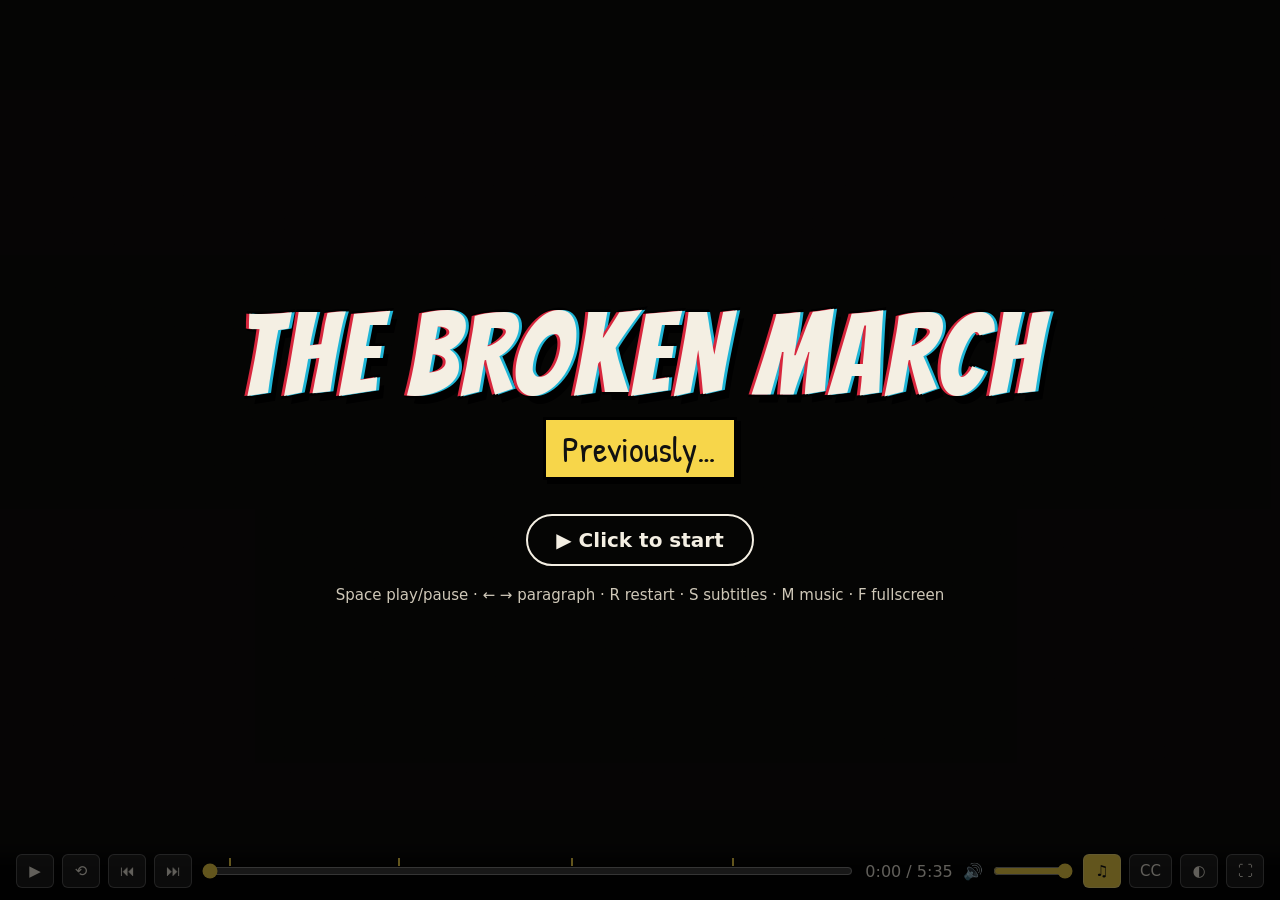
<file: recap/session-2/index.html>
<!doctype html>
<html lang="en">
<head>
<meta charset="utf-8">
<meta name="viewport" content="width=device-width, initial-scale=1">
<title>The Broken March — Previously (Session 2)</title>
<link rel="preconnect" href="https://fonts.googleapis.com">
<link rel="preconnect" href="https://fonts.gstatic.com" crossorigin>
<link href="https://fonts.googleapis.com/css2?family=Bangers&family=Patrick+Hand&display=swap" rel="stylesheet">
<style>
  :root { --bg: #0d0c0b; --edge: #e9e2d0; --ui: #f4efe3; --ink: #0d0c0b; --gold: #f7d64a; }
  body.paper { --bg: #f4efe3; --edge: #0d0c0b; }
  html, body { margin: 0; height: 100%; background: var(--bg); overflow: hidden; }
  body { font-family: 'Patrick Hand', 'Comic Sans MS', sans-serif; color: var(--ui); }
  body.nocursor { cursor: none; }

  /* ---------- stage: 1600 x 900, scaled to fit (letterboxed) ---------- */
  #stage { position: absolute; left: 0; top: 0; width: 1600px; height: 900px; transform-origin: 0 0;
           background: var(--bg); overflow: hidden; }
  #shaker, #screens, .screen, .panels, .letters, #particles, #flash, #wipe, #blackout, #grain {
    position: absolute; left: 0; top: 0; width: 1600px; height: 900px; }
  #flash, #blackout, #grain, #particles, .letters { pointer-events: none; }
  #flash { background: #fff; opacity: 0; }
  #blackout { background: #000; opacity: 0; }
  #grain { opacity: .13; mix-blend-mode: overlay;
    background-image: url("data:image/svg+xml,%3Csvg xmlns='http://www.w3.org/2000/svg' width='220' height='220'%3E%3Cfilter id='n'%3E%3CfeTurbulence type='fractalNoise' baseFrequency='.85' numOctaves='3' stitchTiles='stitch'/%3E%3CfeColorMatrix values='0 0 0 0 .5 0 0 0 0 .45 0 0 0 0 .4 0 0 0 1.2 -.1'/%3E%3C/filter%3E%3Crect width='220' height='220' filter='url(%23n)'/%3E%3C/svg%3E"); }
  body.paper #grain { mix-blend-mode: multiply; opacity: .18; }

  /* ---------- panels ---------- */
  .panel { position: absolute; overflow: hidden; box-sizing: border-box; background: #1b1916;
           border: 6px solid #000; box-shadow: 0 0 0 3px var(--edge), 0 14px 34px rgba(0,0,0,.55);
           will-change: transform, opacity; }
  body.paper .panel { box-shadow: 5px 7px 0 rgba(0,0,0,.28); }
  .cam, .layer, .pdim, .tone, .flick, .ripwrap { position: absolute; inset: 0; }
  .cam { z-index: 0; } /* keeps the crossfade z-order of image layers inside the camera */
  .layer img, .ripwrap img { position: absolute; left: 0; top: 0; transform-origin: 0 0; will-change: transform; max-width: none; }
  .pdim, .flick { background: #000; pointer-events: none; }
  .flick { opacity: 0; }
  .tone { pointer-events: none; mix-blend-mode: multiply; opacity: .2;
          background-image: radial-gradient(rgba(0,0,0,.6) .9px, transparent 1.6px); background-size: 5px 5px; }
  .missing { background: repeating-linear-gradient(45deg, #3a3733 0 14px, #2c2a27 14px 28px); display: flex;
             align-items: center; justify-content: center; text-align: center; color: #e9e2d0; font-size: 30px; padding: 20px; }
  .missing b { font-family: 'Bangers', Impact, sans-serif; font-size: 40px; letter-spacing: 2px; display: block; }
  .ripwrap { filter: url(#ripple); }
  .fx { position: absolute; left: 0; top: 0; pointer-events: none; will-change: transform, opacity; }
  .glow { border-radius: 50%; mix-blend-mode: screen; }
  .douse { border-radius: 50%; background: radial-gradient(circle, rgba(8,10,18,.95) 0 35%, rgba(8,10,18,0) 70%); }
  .spot { border-radius: 10px; box-shadow: 0 0 0 3000px rgba(0,0,0,.62), inset 0 0 40px 10px rgba(0,0,0,.5); }
  .note { font-size: 54px; color: #fff3c4; -webkit-text-stroke: 3px #000; paint-order: stroke fill; font-family: serif; }
  .coin { width: 46px; height: 46px; border-radius: 50%; border: 3px solid #3a2600; box-sizing: border-box;
          background: radial-gradient(circle at 35% 30%, #fff6b8 0 12%, #f5c542 30%, #c98b13 75%, #8a5a00 100%); }
  .glint svg { display: block; }

  /* ---------- lettering ---------- */
  .letters > * { position: absolute; left: 0; top: 0; will-change: transform, opacity; }
  .balloon { font-size: 36px; line-height: 1.02; color: #111; background: #fff; border: 4px solid #000;
             border-radius: 50% / 46%; padding: 26px 40px 30px; text-align: center; white-space: nowrap; }
  .balloon .tail { position: absolute; width: 46px; height: 56px; overflow: visible; }
  .balloon.whisper { border-style: dashed; border-width: 3px; font-size: 27px; color: #4a4744; background: #f3f1ea; padding: 20px 30px 24px; }
  .balloon.shout { font-size: 42px; font-weight: bold; border-width: 5px; }
  .caption { font-size: 32px; line-height: 1.1; background: var(--gold); color: #111; border: 3px solid #000;
             padding: 8px 18px 10px; box-shadow: 5px 5px 0 #000; white-space: nowrap; }
  .caption.tiny { font-size: 25px; padding: 3px 12px 5px; box-shadow: 3px 3px 0 #000; }
  .caption.chapter { font-family: 'Bangers', Impact, sans-serif; font-size: 34px; letter-spacing: 2px; padding: 6px 18px 4px; }
  .tag { font-family: 'Bangers', Impact, sans-serif; font-size: 31px; letter-spacing: 2px; background: var(--gold); color: #111;
         border: 3px solid #000; padding: 4px 14px 1px; box-shadow: 4px 4px 0 #000; white-space: nowrap; }
  .tag.cream { background: #f4efe3; }
  .sfx { font-family: 'Bangers', Impact, sans-serif; font-size: 120px; line-height: 1; color: #ffd23f; letter-spacing: 4px;
         -webkit-text-stroke: 9px #000; paint-order: stroke fill; white-space: nowrap;
         text-shadow: -3px 0 rgba(255,30,60,.8), 3px 0 rgba(0,210,255,.65), 8px 9px 0 #000; }
  .sfx span { display: inline-block; }
  .titletext { font-family: 'Bangers', Impact, sans-serif; font-size: 190px; line-height: .9; color: #f4efe3; letter-spacing: 6px;
               -webkit-text-stroke: 10px #000; paint-order: stroke fill; white-space: nowrap; text-align: center;
               text-shadow: -4px 0 #d7263d, 4px 0 #1fb5d6, 12px 14px 0 #000; }
  .endcard { font-family: 'Bangers', Impact, sans-serif; font-size: 120px; color: #f4efe3; letter-spacing: 6px; white-space: nowrap;
             background: #000; padding: 18px 60px 8px; border-top: 6px solid #f4efe3; border-bottom: 6px solid #f4efe3;
             text-shadow: -3px 0 #d7263d, 3px 0 #1fb5d6; }
  .stamp { color: #d2142c; text-align: center; font-family: 'Bangers', Impact, sans-serif; font-size: 60px; letter-spacing: 4px;
           filter: drop-shadow(3px 3px 0 rgba(0,0,0,.6)); }
  .stamp .word { border: 6px solid #d2142c; padding: 6px 20px 0; margin-top: -6px; background: rgba(255,240,230,.12); display: inline-block; }
  .bigstamp { font-family: 'Bangers', Impact, sans-serif; font-size: 92px; letter-spacing: 5px; color: #d2142c; white-space: nowrap;
              border: 8px solid #d2142c; padding: 4px 24px 0; background: rgba(255,244,236,.9); box-shadow: 5px 6px 0 rgba(0,0,0,.5); }
  .drop { width: 26px; height: 18px; border-radius: 50%; background: #b3101f; box-shadow: 14px 8px 0 -6px #8d0c18, -10px -6px 0 -7px #b3101f; }
  .icons { display: flex; gap: 14px; align-items: center; }
  .icons .frame { width: 92px; height: 92px; background: #f4efe3; border: 4px solid #000; box-shadow: 4px 4px 0 #000; display: flex;
                  align-items: center; justify-content: center; }
  .icons .frame.pic { width: 172px; height: 172px; overflow: hidden; }
  .icons .frame.pic img { width: 100%; height: 100%; object-fit: cover; transform: scale(1.1); } /* hides the picture's own white border */
  /* blood picture on white paper: the #whitekey filter makes the white see-through */
  .splat { width: 80px; filter: url(#whitekey); }

  /* ---------- wipes ---------- */
  #wipe { display: none; }
  #wipe svg { position: absolute; inset: 0; }
  #page { position: absolute; top: -40px; height: 980px; left: 0; width: 1750px; }

  /* ---------- subtitles ---------- */
  #subs { position: fixed; left: 16px; right: 16px; bottom: 22px; text-align: center; pointer-events: none; z-index: 15;
          transition: bottom .4s; }
  body.ctl #subs { bottom: var(--ctl-h, 74px); }
  #subs span { display: inline-block; max-width: 900px; background: rgba(0,0,0,.78); color: #fff; font-size: clamp(16px, 2.3vw, 30px);
               line-height: 1.2; padding: 5px 16px 7px; border-radius: 6px; }

  /* ---------- controls ---------- */
  #preload img { width: 2px; height: 2px; }
  #controls { position: fixed; left: 0; right: 0; bottom: 0; padding: 10px 16px 12px; display: flex; align-items: center; gap: 8px;
              background: linear-gradient(transparent, rgba(0,0,0,.82) 45%); color: #f4efe3; font: 16px system-ui, sans-serif;
              transition: opacity .4s; z-index: 20; flex-wrap: wrap; }
  #controls.hidden { opacity: 0; pointer-events: none; }
  #controls button, #controls select { background: rgba(255,255,255,.1); color: #f4efe3; border: 1px solid rgba(255,255,255,.25);
              border-radius: 6px; height: 34px; min-width: 38px; font: 15px system-ui, sans-serif; cursor: pointer; padding: 0 10px; }
  #controls button:hover { background: rgba(255,255,255,.22); }
  #controls button.on { background: var(--gold); color: #111; }
  #seekwrap { position: relative; flex: 1 1 260px; height: 34px; display: flex; align-items: center; }
  #seek { width: 100%; accent-color: var(--gold); }
  .mark { position: absolute; top: 4px; width: 2px; height: 8px; background: var(--gold); pointer-events: none; }
  #time { font-variant-numeric: tabular-nums; min-width: 92px; text-align: center; }
  #vol { width: 80px; accent-color: var(--gold); }

  #start { position: fixed; inset: 0; z-index: 30; display: flex; flex-direction: column; align-items: center; justify-content: center;
           background: rgba(0,0,0,.6); cursor: pointer; text-align: center; }
  #start .t { font-family: 'Bangers', Impact, sans-serif; font-size: clamp(48px, 9vw, 130px); color: #f4efe3; letter-spacing: 4px;
              -webkit-text-stroke: 5px #000; paint-order: stroke fill; text-shadow: -3px 0 #d7263d, 3px 0 #1fb5d6, 7px 8px 0 #000; }
  #start .s { font-size: clamp(22px, 3vw, 36px); color: #111; background: var(--gold); border: 3px solid #000; padding: 4px 16px; box-shadow: 4px 4px 0 #000; }
  #start .go { margin-top: 34px; font: 600 20px system-ui, sans-serif; color: #f4efe3; border: 2px solid #f4efe3; border-radius: 40px; padding: 12px 28px; }
  #start .help { margin-top: 18px; font: 15px system-ui, sans-serif; color: #cfc8b8; max-width: 640px; line-height: 1.5; padding: 0 16px; }

  /* ---------- stamp helper ---------- */
  #stampbox { position: fixed; top: 10px; left: 10px; z-index: 25; width: min(470px, calc(100vw - 20px)); background: rgba(10,10,10,.9);
              border: 2px solid var(--gold); border-radius: 8px; padding: 10px 12px; font: 14px/1.4 system-ui, sans-serif; color: #f4efe3; }
  #stampbox .next { font-size: 17px; color: var(--gold); margin: 4px 0; }
  #stampbox button { margin: 6px 6px 0 0; background: #333; color: #fff; border: 1px solid #777; border-radius: 5px; padding: 4px 10px; cursor: pointer; }
  #stampbox .warn { color: #ffb38a; max-height: 90px; overflow: auto; }
  #modal { position: fixed; inset: 0; z-index: 40; background: rgba(0,0,0,.75); display: flex; align-items: center; justify-content: center; }
  #modal .box { width: min(1000px, 94vw); height: min(760px, 90vh); background: #1c1b19; border: 2px solid var(--gold); border-radius: 8px;
                display: flex; flex-direction: column; padding: 12px; gap: 8px; font: 14px system-ui, sans-serif; }
  #modal textarea { flex: 1; background: #0e0e0d; color: #e8e2d2; font: 13px/1.35 Consolas, monospace; border: 1px solid #444; white-space: pre; }
  #modal button { background: var(--gold); color: #111; border: 0; border-radius: 5px; padding: 6px 14px; font-weight: 600; cursor: pointer; margin-right: 6px; }
  [hidden] { display: none !important; }
</style>
</head>
<body>
<div id="stage">
  <div id="shaker">
    <div id="screens"></div>
    <canvas id="particles" width="1600" height="900"></canvas>
  </div>
  <div id="flash"></div>
  <div id="wipe">
    <svg viewBox="0 0 1600 900" preserveAspectRatio="none"><path id="ink" fill="#000"/></svg>
    <div id="page"></div>
  </div>
  <div id="blackout"></div>
  <div id="grain"></div>
</div>
<div id="subs"></div>

<div id="preload" style="position:fixed;left:0;top:0;width:2px;height:2px;overflow:hidden;opacity:.01;pointer-events:none"></div>

<div id="start">
  <div class="t">THE BROKEN MARCH</div>
  <div class="s">Previously…</div>
  <div class="go">▶ Click to start</div>
  <div class="help">Space play/pause · ← → paragraph · R restart · S subtitles · M music · F fullscreen</div>
</div>

<div id="controls">
  <button id="bPlay" title="Play / pause (Space)">▶</button>
  <button id="bRestart" title="Restart (R)">⟲</button>
  <button id="bPrev" title="Previous paragraph (←)">⏮</button>
  <button id="bNext" title="Next paragraph (→)">⏭</button>
  <div id="seekwrap"><input id="seek" type="range" min="0" max="100" step="0.05" value="0"></div>
  <span id="time">0:00 / 0:00</span>
  <span title="Volume">🔊</span><input id="vol" type="range" min="0" max="1" step="0.05" value="1">
  <button id="bMusic" title="Music on / off (M)">♫</button>
  <button id="bSubs" title="Subtitles (S)">CC</button>
  <button id="bBg" title="Background: dark / white paper">◐</button>
  <button id="bFull" title="Fullscreen (F)">⛶</button>
</div>

<div id="stampbox" hidden>
  <b>STAMP MODE</b> — play, and press <b>C</b> when the narrator says the yellow words.
  <div class="next" id="stNext"></div>
  <div id="stInfo"></div>
  <button id="stSkip">Skip (X)</button><button id="stUndo">Undo (Z)</button><button id="stShow">Show cues.js</button>
  <div class="warn" id="stWarn"></div>
</div>

<div id="modal" hidden>
  <div class="box">
    <div><b>New cues.js</b> — copy it over the old file (or download it), then reload the page.</div>
    <div class="warn" id="mWarn" style="color:#ffb38a"></div>
    <textarea id="mText" spellcheck="false"></textarea>
    <div><button id="mCopy">Copy</button><button id="mDown">Download cues.js</button><button id="mClose">Close</button> <span id="mMsg"></span></div>
  </div>
</div>

<svg width="0" height="0" style="position:absolute">
  <filter id="whitekey" color-interpolation-filters="sRGB"><feColorMatrix type="matrix" values="1 0 0 0 0  0 1 0 0 0  0 0 1 0 0  0 -2.5 0 0 2.2" result="k"/><feComposite in="k" in2="SourceAlpha" operator="in"/></filter>
  <filter id="ripple" x="0" y="0" width="100%" height="100%">
    <feTurbulence type="fractalNoise" baseFrequency="0.004 0.06" numOctaves="2" seed="3" result="t">
      <animate attributeName="baseFrequency" dur="9s" values="0.004 0.06;0.006 0.075;0.004 0.06" repeatCount="indefinite"/>
    </feTurbulence>
    <feDisplacementMap id="ripmap" in="SourceGraphic" in2="t" scale="8" xChannelSelector="R" yChannelSelector="G"/>
  </filter>
</svg>

<script src="cues.js"></script>
<script>
'use strict';
const R = window.RECAP;
if (!R) {
  document.body.innerHTML = '<p style="color:#f4efe3;font:20px system-ui;padding:24px">cues.js is missing or has an error. Open the browser console (F12) to see where.</p>';
  throw new Error('cues.js missing');
}
const SW = 1600, SH = 900;
const $ = s => document.querySelector(s);
const STAMP = new URLSearchParams(location.search).has('stamp');

// Reduced motion: no shake, no flashes, fades instead of slams and splashes.
const rmQuery = matchMedia('(prefers-reduced-motion: reduce)');
let RM = rmQuery.matches;
rmQuery.addEventListener && rmQuery.addEventListener('change', e => { RM = e.matches; });

// localStorage is optional (private windows, file:// quirks): never let it break the page.
const store = {
  get(k, d) { try { const v = localStorage.getItem('brokenMarch2.' + k); return v === null ? d : v; } catch (e) { return d; } },
  set(k, v) { try { localStorage.setItem('brokenMarch2.' + k, String(v)); } catch (e) { /* ignore */ } }
};

// ---------- small math helpers ----------
const clamp = (v, a = 0, b = 1) => Math.max(a, Math.min(b, v));
const lerp = (a, b, t) => a + (b - a) * t;
const easeOutCubic = t => 1 - Math.pow(1 - t, 3);
const easeInCubic = t => t * t * t;
const easeInOut = t => t < .5 ? 4 * t * t * t : 1 - Math.pow(-2 * t + 2, 3) / 2;
const sine = t => -(Math.cos(Math.PI * t) - 1) / 2;
const easeOutBack = (t, c1 = 1.70158) => { const c3 = c1 + 1; return 1 + c3 * Math.pow(t - 1, 3) + c1 * Math.pow(t - 1, 2); };
const hash = n => { const x = Math.sin(n * 127.1 + 311.7) * 43758.5453; return x - Math.floor(x); };
const wobble = t => (Math.sin(t * 13.1) + Math.sin(t * 7.3 + 1.7) + Math.sin(t * 23.7 + 4.1)) / 3;
const el = (tag, cls, html) => { const e = document.createElement(tag); if (cls) e.className = cls; if (html != null) e.innerHTML = html; return e; };
const fmtTime = s => { s = Math.max(0, s); return Math.floor(s / 60) + ':' + String(Math.floor(s % 60)).padStart(2, '0'); };

// =====================================================================
//  IMAGES — art/<name>.png (falls back to .jpg / .webp, then a placeholder)
// =====================================================================
const IMG = {};
function imgInfo(name) {
  if (IMG[name]) return IMG[name];
  const exts = [R.art.ext, '.png', '.jpg', '.webp'].filter((v, i, a) => a.indexOf(v) === i);
  const info = { name, ok: null, w: 0, h: 0, src: '' };
  const im = new Image();
  let i = 0;
  im.onload = () => {
    info.ok = true; info.w = im.naturalWidth; info.h = im.naturalHeight; info.src = im.src;
    // decode now and keep it in the page, so a panel never shows black while a big PNG decodes
    if (im.decode) im.decode().catch(() => {});
    $('#preload').appendChild(im);
  };
  im.onerror = () => { i++; if (i < exts.length) im.src = R.art.folder + name + exts[i]; else { info.ok = false; console.warn('Missing image: ' + name); } };
  im.src = R.art.folder + name + exts[0];
  return (IMG[name] = info);
}

// =====================================================================
//  SECTIONS — section 0 is the title card, sections 1..4 are the paragraphs
// =====================================================================
const sections = [R.title].concat(R.paragraphs);
sections.forEach(s => s.cues.forEach(c => { if (c.img) imgInfo(c.img); }));
// optional pictures: if the file is in art/ it is used, if not the drawn version is shown
const ICON_PIC = { rations: 'p2-rations', cord: 'p2-cord' };
Object.values(ICON_PIC).forEach(imgInfo);

// Sort cues by time and split them into screens (a panel cue with screen:true starts a new screen).
function compileSection(sec) {
  const list = sec.cues.map((c, i) => Object.assign({ _i: i }, c)).sort((a, b) => a.at - b.at || a._i - b._i);
  const screens = [];
  let cur = null;
  for (const c of list) {
    if (!cur || (c.do === 'panel' && c.screen)) { cur = { start: c.at, cues: [] }; screens.push(cur); }
    cur.cues.push(c);
  }
  screens.forEach((s, i) => { s.end = i + 1 < screens.length ? screens[i + 1].start : Infinity; });
  return { list, screens };
}
let compiled = sections.map(compileSection);
let compileVersion = 0;

// =====================================================================
//  AUDIO + TIMELINE
//  Global time: title card first, then the paragraphs. In "Parts" mode each
//  paragraph has its own file and a short beat between them; in "Single take"
//  mode one file plays and fullOffsets / fullWarp map it to paragraph time.
// =====================================================================
function makeAudio(src) {
  const a = new Audio();
  a.preload = 'auto';
  a._pending = null; // a jump asked for before the file was ready
  // A simple local web server (python -m http.server) can't seek inside a file,
  // so over http we load the whole file into memory first. From disk, seeking works.
  if (/^https?:/.test(location.protocol)) {
    fetch(src).then(r => r.ok ? r.blob() : Promise.reject()).then(b => { a.src = URL.createObjectURL(b); }).catch(() => { a.src = src; });
  } else a.src = src;
  a.addEventListener('loadedmetadata', () => {
    if (a._pending != null) { a.currentTime = a._pending; a._pending = null; }
    if (playing && TL && seg().el === a && a.paused) a.play().catch(() => {});
  });
  return a;
}
const partEls = R.audio.parts.map(makeAudio);
const partDur = R.audio.partDurations.slice();
partEls.forEach((a, k) => a.addEventListener('loadedmetadata', () => {
  if (isFinite(a.duration) && Math.abs(a.duration - partDur[k]) > 0.05) { partDur[k] = a.duration; if (TL) rebuildTimeline(true); }
}));
let volume = clamp(parseFloat(store.get('volume', '1')));
if (!isFinite(volume)) volume = 1;

// piecewise-linear value through [x, y] pairs; holds the first and last value outside
function pwl(pairs, x) {
  if (x <= pairs[0][0]) return pairs[0][1];
  for (let i = 1; i < pairs.length; i++) {
    const p = pairs[i - 1], q = pairs[i];
    if (x <= q[0]) return lerp(p[1], q[1], (x - p[0]) / ((q[0] - p[0]) || 1));
  }
  return pairs[pairs.length - 1][1];
}

let TL = null;
function toGlobal(k, local) { return k === 0 ? local : TL.starts[k] + local; }
function fromGlobal(t) {
  let k = 0;
  for (let i = 1; i < TL.starts.length; i++) if (t >= TL.starts[i]) k = i;
  return { k, local: t - TL.starts[k] };
}
function endCueLocal() { // when the last paragraph is fully over (end card + hold + fade)
  const last = compiled[4].list;
  const end = last.find(c => c.do === 'end');
  if (end) return end.at + (end.hold || 3) + (end.fade || 1.5) + 0.4;
  return (last.length ? last[last.length - 1].at : 0) + 4;
}
function buildTimeline() {
  const segs = [], starts = [0];
  const T0 = R.titleDuration;
  segs.push({ kind: 'silent', start: 0, dur: T0 });
  let t = T0;
  for (let k = 0; k < 4; k++) {
    starts.push(t);
    segs.push({ kind: 'audio', el: partEls[k], start: t, dur: partDur[k] });
    t += partDur[k];
    if (k < 3) { segs.push({ kind: 'silent', start: t, dur: R.gaps[k] }); t += R.gaps[k]; }
  }
  TL = { segs, starts, total: t, bounds: [] };
  const end = toGlobal(4, endCueLocal());
  if (end > t) { segs.push({ kind: 'silent', start: t, dur: end - t }); TL.total = end; }
  // Wipes between sections: cover at the end of the pause, reveal only once the next section is on screen.
  for (let k = 0; k < 4; k++) {
    const A = toGlobal(k, sections[k].speech[1]);
    const B = toGlobal(k + 1, sections[k + 1].speech[0]);
    const avail = Math.max(0.3, B - A);
    let c = 0.7, r = 0.6;
    if (avail < c + r + 0.1) { const f = Math.max(0.25, (avail - 0.1) / (c + r)); c *= f; r *= f; }
    const c0 = Math.max(A, B - 0.1 - c), c1 = c0 + c;
    const r0 = Math.max(c1, B + 0.05), r1 = r0 + r;
    TL.bounds.push({ kind: sections[k].wipe || 'ink', c0, c1, r0, r1, seed: k + 1 });
  }
  buildMarks();
}

// ---------- the clock (always derived from the audio element when audio plays) ----------
let segI = 0, playing = false, silentStart = 0, silentLocal = 0, started = false;
function seg() { return TL.segs[segI]; }
function getTime() {
  const s = seg();
  if (s.kind === 'audio') return s.start + Math.min(s.el._pending ?? s.el.currentTime, s.dur);
  const l = playing ? (performance.now() - silentStart) / 1000 : silentLocal;
  return s.start + Math.min(l, s.dur);
}
function enterSeg(local) {
  const s = seg();
  if (s.kind === 'audio') {
    if (s.el.readyState >= 1) { s.el._pending = null; s.el.currentTime = Math.max(0, local); }
    else s.el._pending = Math.max(0, local); // applied on loadedmetadata
    if (playing && s.el.readyState >= 1) s.el.play().catch(() => {});
  } else {
    silentLocal = local;
    silentStart = performance.now() - local * 1000;
  }
}
function stopAudio() { partEls.forEach(a => a.pause()); }

// ---------- music: one song, played in "clips" placed on the timeline (see R.music in cues.js) ----------
const musicEl = makeAudio(R.music.file);
let musicOn = store.get('music', '1') !== '0';
function musicState(t) {
  const at = p => toGlobal(p[0], p[1]);
  for (const c of R.music.clips) {
    const a = at(c.from), b = at(c.to);
    if (t >= a && t < b) return { pos: c.song + (t - a), level: pwl(c.levels.map(l => [at(l), R.music[l[2]] || 0]), t) };
  }
  return null;
}
function syncMusic() {
  const st = playing && musicOn ? musicState(getTime()) : null;
  if (!st || musicEl.readyState < 1 || st.pos >= musicEl.duration) { if (!musicEl.paused) musicEl.pause(); return; }
  musicEl.volume = clamp(st.level * volume);
  if (Math.abs(musicEl.currentTime - st.pos) > 0.35) musicEl.currentTime = st.pos;
  if (musicEl.paused) musicEl.play().catch(() => {});
}
function tick() { // moves to the next segment when one ends; safe to call any time
  if (!playing) return;
  const s = seg();
  const done = s.kind === 'audio' ? (s.el.ended || s.el.currentTime >= s.dur - 0.02) : (performance.now() - silentStart) / 1000 >= s.dur;
  if (!done) return;
  if (s.kind === 'audio') s.el.pause();
  if (segI >= TL.segs.length - 1) { silentLocal = s.dur; playing = false; updatePlayButton(); return; }
  segI++;
  enterSeg(0);
}
function seek(t) {
  t = clamp(t, 0, TL.total);
  stopAudio();
  let i = 0;
  for (let j = 0; j < TL.segs.length; j++) if (t >= TL.segs[j].start) i = j;
  segI = i;
  enterSeg(t - TL.segs[i].start);
  if (STAMP) stampSync(t);
}
function play() {
  if (getTime() >= TL.total - 0.05) seek(0);
  playing = true;
  const s = seg();
  if (s.kind === 'audio') s.el.play().catch(() => {}); else silentStart = performance.now() - silentLocal * 1000;
  syncMusic();
  updatePlayButton();
}
function pause() {
  const t = getTime();
  playing = false;
  stopAudio();
  const s = seg();
  if (s.kind === 'silent') silentLocal = t - s.start;
  musicEl.pause();
  updatePlayButton();
}
function rebuildTimeline(keep) {
  const pos = TL && keep ? fromGlobal(getTime()) : { k: 0, local: 0 };
  const was = playing;
  if (TL) { playing = false; stopAudio(); }
  buildTimeline();
  segI = 0;
  playing = was;
  seek(toGlobal(pos.k, pos.local));
}

// =====================================================================
//  SCREEN BUILDING — each cue type ("do") has a maker that creates DOM
//  and returns an object with update(local). Everything is computed from
//  the current time, so pausing and seeking always show the right frame.
// =====================================================================
const MAKERS = {};

// position of a cue on the stage: image coords (ix, iy) follow the panel camera
function stagePos(c, panel) {
  if (panel && c.ix != null && panel.camState) {
    const cs = panel.camState;
    return [panel.x + 6 + cs.left + c.ix / 100 * cs.dw, panel.y + 6 + cs.top + c.iy / 100 * cs.dh];
  }
  if (panel) return [panel.x + (c.x ?? 50) / 100 * panel.w, panel.y + (c.y ?? 50) / 100 * panel.h];
  return [(c.x ?? 50) / 100 * SW, (c.y ?? 50) / 100 * SH];
}
// position inside a panel (for effects that live in the panel)
function panelPos(c, panel) {
  if (c.ix != null && panel.camState) { const cs = panel.camState; return [cs.left + c.ix / 100 * cs.dw, cs.top + c.iy / 100 * cs.dh, cs.dw / 100]; }
  return [(c.x ?? 50) / 100 * panel.iw, (c.y ?? 50) / 100 * panel.ih, panel.iw / 100];
}

function enterAnim(kind, age) { // -> {o, tx, ty, s}
  if (age < 0) return { o: 0, tx: 0, ty: 0, s: 1 };
  if (RM || kind === 'fade') { const d = kind === 'fade' ? 1.0 : 0.5; return { o: clamp(age / d), tx: 0, ty: 0, s: 1 }; }
  const p = clamp(age / 0.45), e = easeOutCubic(p);
  switch (kind) {
    case 'slam': { const q = clamp(age / 0.26); return { o: clamp(age / 0.06), tx: 0, ty: 0, s: lerp(1.32, 1, easeOutBack(q, 1.2)) }; }
    case 'slide-left': return { o: clamp(p * 2.5), tx: (1 - e) * 260, ty: 0, s: 1 };
    case 'slide-right': return { o: clamp(p * 2.5), tx: -(1 - e) * 260, ty: 0, s: 1 };
    case 'slide-up': return { o: clamp(p * 2.5), tx: 0, ty: (1 - e) * 200, s: 1 };
    case 'slide-down': return { o: clamp(p * 2.5), tx: 0, ty: -(1 - e) * 200, s: 1 };
    default: { const q = clamp(age / 0.35); return { o: clamp(age / 0.1), tx: 0, ty: 0, s: lerp(0.6, 1, easeOutBack(q)) }; } // pop
  }
}
function popIn(age, d = 0.34, from = 0.3) {
  if (age < 0) return { o: 0, s: 1 };
  if (RM) return { o: clamp(age / 0.3), s: 1 };
  return { o: clamp(age / 0.08), s: lerp(from, 1, easeOutBack(clamp(age / d), 2.2)) };
}
// chained level changes from "fade" cues (like moves): returns current level
function fadeLevel(scr, c, local, base) {
  let lvl = base, seg = null;
  for (const f of scr.fades) {
    if (f.at > local) break;
    if (f.target !== c.id && f.target !== c.group) continue;
    if (seg) lvl = lerp(seg.from, seg.to, clamp((f.at - seg.at) / seg.dur));
    seg = { at: f.at, from: lvl, to: f.to, dur: f.dur || 1 };
  }
  return seg ? lerp(seg.from, seg.to, clamp((local - seg.at) / seg.dur)) : lvl;
}
function lifeOf(c, scr, min) {
  const life = c.for != null ? c.for : scr.end - c.at;
  return min ? Math.max(min, life) : life;
}
function outFade(age, life) { return life === Infinity ? 1 : clamp((life - age) / 0.35); }

// ---- panel ----
MAKERS.panel = (c, ctx) => {
  const [x, y, w, h] = c.box;
  const node = el('div', 'panel');
  Object.assign(node.style, { left: x + 'px', top: y + 'px', width: w + 'px', height: h + 'px' });
  if (c.color) node.style.background = c.color;
  const cam = el('div', 'cam');
  node.appendChild(cam);
  const p = { kind: 'panel', c, node, cam, x, y, w, h, iw: w - 12, ih: h - 12, layers: {}, moves: [], swaps: [], camState: null, rip: null };
  if (c.img) addLayer(p, c.img);
  let pdim = null;
  if (c.dim) { pdim = el('div', 'pdim'); pdim.style.opacity = c.dim; node.appendChild(pdim); }
  p.flick = el('div', 'flick'); node.appendChild(p.flick);
  node.appendChild(el('div', 'tone'));
  ctx.pl.appendChild(node);
  ctx.panels[c.id] = p;
  const view = c.view || [50, 50, 1];
  if (c.drift !== false) {
    const to = c.drift || [view[0], view[1], view[2] * 1.06];
    const end = ctx.scr.end === Infinity ? ctx.sectionEnd : ctx.scr.end;
    p.moves.push({ t: c.at, v: to, dur: Math.max(1, end - c.at), ease: 'linear' });
  }
  p.update = local => {
    const age = local - c.at;
    const a = enterAnim(c.enter || 'pop', age);
    node.style.opacity = a.o * fadeLevel(ctx.scr, c, local, 1);
    node.style.transform = `translate(${a.tx}px,${a.ty}px) scale(${a.s}) rotate(${c.tilt || 0}deg)`;
    if (a.o <= 0) return;
    if (pdim && c.lightUp) pdim.style.opacity = lerp(1, c.dim, clamp(age / c.lightUp));
    // camera: start view, then each move continues from wherever the camera is
    let from = view, sg = null;
    for (const m of p.moves) {
      if (m.t > local) break;
      if (sg) from = segVal(sg, m.t);
      sg = { t: m.t, from, to: m.v, dur: m.dur, ease: m.ease };
    }
    const v = sg ? segVal(sg, Math.max(local, c.at)) : view;
    // which image is showing (crossfades from "swap" cues)
    let active = c.img, prev = null, mix = 1;
    for (const s of p.swaps) { if (s.at > local) break; prev = active; active = s.img; mix = clamp((local - s.at) / (RM ? 0.6 : (s.dur || 0.8))); }
    for (const name in p.layers) {
      const L = p.layers[name];
      const op = name === active ? mix : (name === prev && mix < 1 ? 1 : 0);
      L.wrap.style.opacity = op;
      L.wrap.style.zIndex = name === active ? 2 : 1;
      if (op > 0 || name === active) placeLayer(p, L, v);
    }
    if (p.rip) {
      const L = p.layers[active];
      if (L && L.info.ok) { if (p.rip.img.getAttribute('src') !== L.info.src) p.rip.img.src = L.info.src; placeImg(p, p.rip.img, L.info, v); }
    }
  };
  return p;
};
function segVal(s, t) {
  const q = clamp((t - s.t) / Math.max(0.001, s.dur));
  const e = s.ease === 'linear' ? q : s.ease === 'sine' ? sine(q) : easeInOut(q);
  return [lerp(s.from[0], s.to[0], e), lerp(s.from[1], s.to[1], e), lerp(s.from[2], s.to[2], e)];
}
function addLayer(p, name) {
  if (p.layers[name]) return;
  const info = imgInfo(name);
  const wrap = el('div', 'layer');
  const img = el('img');
  img.alt = '';
  img.draggable = false;
  img.decoding = 'sync';
  wrap.appendChild(img);
  p.cam.appendChild(wrap);
  p.layers[name] = { wrap, img, info, set: false };
}
function placeImg(p, img, info, v) {
  const tr = (R.art.trim || []).includes(info.name) ? 0.034 : 0; // share of each edge that is never shown
  const s0 = Math.max(p.iw / (info.w * (1 - 2 * tr)), p.ih / (info.h * (1 - 2 * tr))), s = s0 * v[2];
  const dw = info.w * s, dh = info.h * s;
  const left = clamp(p.iw / 2 - v[0] / 100 * dw, p.iw - dw * (1 - tr), -dw * tr);
  const top = clamp(p.ih / 2 - v[1] / 100 * dh, p.ih - dh * (1 - tr), -dh * tr);
  img.style.width = info.w + 'px';
  img.style.transform = `translate(${left}px,${top}px) scale(${s})`;
  return { left, top, dw, dh, s };
}
function placeLayer(p, L, v) {
  const info = L.info;
  if (info.ok === true) {
    if (!L.set) { L.img.src = info.src; L.set = true; }
    p.camState = placeImg(p, L.img, info, v);
  } else if (info.ok === false && !L.missing) {
    L.missing = true;
    L.wrap.className = 'layer missing';
    L.wrap.innerHTML = `<div><b>${info.name}</b>image missing in art/</div>`;
    p.camState = { left: 0, top: 0, dw: p.iw, dh: p.ih, s: 1 };
  } else if (info.ok === false) {
    p.camState = { left: 0, top: 0, dw: p.iw, dh: p.ih, s: 1 };
  }
}
MAKERS.move = (c, ctx) => { const p = ctx.panels[c.panel]; if (p) p.moves.push({ t: c.at, v: c.view, dur: c.dur || 1.2, ease: c.ease || 'inout' }); };
MAKERS.swap = (c, ctx) => { const p = ctx.panels[c.panel]; if (p) { addLayer(p, c.img); p.swaps.push(c); } };
MAKERS.fade = () => null; // handled by fadeLevel
// global effects are read from the cue list in sectionGlobals()
['rain', 'dust', 'dim', 'flash', 'shake'].forEach(k => { MAKERS[k] = () => null; });

// ---- lettering (balloon, caption, tag, sfx, title, chorus, icons, stamp, end) ----
function letter(c, ctx, node, opts = {}) {
  ctx.ll.appendChild(node);
  const panel = ctx.panels[c.panel];
  let life = lifeOf(c, ctx.scr, opts.min);
  if (c.for == null && opts.defLife) life = Math.min(life, opts.defLife);
  const obj = { node, update: local => {
    const age = local - c.at;
    if (age < 0 || age > life + 0.4) { node.style.opacity = 0; return; }
    const a = (opts.anim || popIn)(age);
    let o = a.o * outFade(age, life) * fadeLevel(ctx.scr, c, local, 1);
    if (panel && c.ix != null && panel.camState) { // hide image-anchored lettering that leaves its panel
      const [px, py] = stagePos(c, panel);
      if (px < panel.x - 20 || px > panel.x + panel.w + 20 || py < panel.y - 20 || py > panel.y + panel.h + 20) o = 0;
    }
    const [x, y] = stagePos(c, panel);
    node.style.opacity = o;
    node.style.transform = `translate(${x}px,${y}px) translate(-50%,-50%) rotate(${c.rot || 0}deg) scale(${a.s})${opts.extra ? opts.extra(age) : ''}`;
    if (opts.each) opts.each(age, local);
  } };
  return obj;
}
const TAILS = { // tail drawn as an open path so it merges with the balloon edge
  'down-left': 'left:22%;bottom:-50px', 'down-right': 'right:22%;bottom:-50px;transform:scaleX(-1)',
  'up-left': 'left:22%;top:-50px;transform:scaleY(-1)', 'up-right': 'right:22%;top:-50px;transform:scale(-1,-1)',
  'left': 'left:-44px;top:38%;transform:rotate(90deg)', 'right': 'right:-44px;top:38%;transform:rotate(-90deg)'
};
function balloonNode(c) {
  const n = el('div', 'balloon ' + (c.style || ''));
  n.innerHTML = c.text.replace(/\n/g, '<br>');
  if (c.w) { n.style.width = c.w + 'px'; n.style.whiteSpace = 'normal'; }
  const t = c.tail || 'down-left';
  if (t !== 'none' && TAILS[t]) {
    const dash = c.style === 'whisper' ? ' stroke-dasharray="7 6"' : '';
    const sw = c.style === 'whisper' ? 3 : 4;
    n.insertAdjacentHTML('beforeend', `<svg class="tail" style="${TAILS[t]}" viewBox="0 0 46 56"><path d="M4 -4 L6 52 L36 -4" fill="${c.style === 'whisper' ? '#f3f1ea' : '#fff'}" stroke="#000" stroke-width="${sw}"${dash} stroke-linejoin="round"/><rect x="5" y="-8" width="30" height="7" fill="${c.style === 'whisper' ? '#f3f1ea' : '#fff'}"/></svg>`);
  }
  return n;
}
MAKERS.balloon = (c, ctx) => letter(c, ctx, balloonNode(c), { min: 2.5, anim: age => popIn(age, 0.3, 0.2) });
MAKERS.caption = (c, ctx) => {
  const n = el('div', 'caption ' + (c.style || ''));
  n.innerHTML = c.text.replace(/\n/g, '<br>');
  return letter(c, ctx, n, { min: 2.5, anim: age => RM ? popIn(age) : { o: clamp(age / 0.2), s: lerp(0.85, 1, easeOutBack(clamp(age / 0.3))) } });
};
MAKERS.tag = (c, ctx) => {
  const n = el('div', 'tag ' + (c.style || ''));
  n.textContent = c.text;
  return letter(c, ctx, n, { anim: age => popIn(age, 0.32, 0.1) });
};
MAKERS.title = (c, ctx) => {
  const n = el('div', 'titletext');
  n.textContent = c.text;
  return letter(c, ctx, n, { anim: age => RM ? { o: clamp(age / 0.8), s: 1 } : { o: clamp(age / 0.05), s: lerp(2.2, 1, easeOutBack(clamp(age / 0.3), 1.1)) } });
};
MAKERS.sfx = (c, ctx) => {
  const n = el('div', 'sfx');
  if (c.size) n.style.fontSize = c.size + 'px';
  if (c.color) n.style.color = c.color;
  const spans = [...c.text].map(ch => { const s = el('span'); s.textContent = ch === ' ' ? ' ' : ch; n.appendChild(s); return s; });
  return letter(c, ctx, n, {
    defLife: 2.8, // sound effects are short unless "for" says otherwise
    anim: age => popIn(age, 0.32, 0.15),
    each: (age, local) => {
      if (!c.shaky || RM) return;
      spans.forEach((s, i) => { s.style.transform = `translate(${wobble(local * 1.7 + i * 3.1) * 7}px,${wobble(local * 1.9 + i * 5.3) * 9}px) rotate(${wobble(local + i) * 8}deg)`; });
    }
  });
};
MAKERS.chorus = (c, ctx) => { // several small balloons popping in quickly, one cue
  const objs = c.items.map((it, i) => MAKERS.balloon(Object.assign({}, c, { at: c.at + i * (c.every || 0.3), x: it[0], y: it[1], text: it[2], tail: it[3] || 'down-left', for: (c.for || 3) - i * (c.every || 0.3) }), ctx));
  return { update: local => objs.forEach(o => o.update(local)) };
};
const ICONS = {
  rations: '<svg width="64" height="64" viewBox="0 0 64 64"><path d="M8 34c0-14 11-22 24-22s24 8 24 22v14H8z" fill="#c98d46" stroke="#000" stroke-width="4"/><path d="M20 20l5 12M32 17l5 13M44 21l4 10" stroke="#6d4314" stroke-width="4" stroke-linecap="round"/></svg>',
  cord: '<svg width="64" height="64" viewBox="0 0 64 64" fill="none" stroke-linecap="round"><path d="M6 46C18 8 34 60 46 30S60 20 58 12" stroke="#000" stroke-width="10"/><path d="M6 46C18 8 34 60 46 30S60 20 58 12" stroke="#b98b52" stroke-width="5"/><g fill="#8a5f2c" stroke="#000" stroke-width="3"><circle cx="16" cy="30" r="6"/><circle cx="33" cy="42" r="6"/><circle cx="48" cy="26" r="6"/></g></svg>',
  cup: '<svg width="64" height="64" viewBox="0 0 64 64"><path d="M14 8h36l-4 22a14 14 0 0 1-28 0z" fill="#a9a59a" stroke="#000" stroke-width="4"/><path d="M32 44v8M20 56h24" stroke="#000" stroke-width="5" stroke-linecap="round"/></svg>',
  key: '<svg width="64" height="64" viewBox="0 0 64 64"><rect x="6" y="20" width="22" height="24" rx="3" fill="#cfcabd" stroke="#000" stroke-width="4"/><path d="M28 32h28M46 32v10M54 32v8" stroke="#000" stroke-width="5" stroke-linecap="round"/></svg>'
};
MAKERS.icons = (c, ctx) => {
  const n = el('div', 'caption icons');
  const art = k => { const i = ICON_PIC[k] && imgInfo(ICON_PIC[k]); return i && i.ok ? `<div class="frame pic"><img src="${i.src}" alt=""></div>` : `<div class="frame">${ICONS[k] || ''}</div>`; };
  n.innerHTML = (c.text ? `<span>${c.text}</span>` : '') + c.items.map(art).join('');
  return letter(c, ctx, n, { min: 2.5 });
};
MAKERS.stamp = (c, ctx) => {
  const n = el('div', 'stamp');
  n.innerHTML = `<svg width="150" height="160" viewBox="0 0 100 106"><polygon points="50,3 95,28 95,78 50,103 5,78 5,28" fill="rgba(210,20,44,.12)" stroke="#d2142c" stroke-width="6"/><polygon points="50,22 78,70 22,70" fill="none" stroke="#d2142c" stroke-width="4"/><path d="M50 3 50 22 M95 28 78 70 M5 28 22 70 M50 103 22 70 M50 103 78 70 M95 78 78 70 M5 78 22 70 M95 28 50 22 5 28" stroke="#d2142c" stroke-width="3" fill="none"/><text x="50" y="62" text-anchor="middle" font-family="Bangers, Impact" font-size="22" fill="#d2142c">20</text></svg><br><span class="word">${c.text || 'PASSED'}</span>`;
  return letter(c, ctx, n, { anim: age => RM ? popIn(age) : { o: clamp(age / 0.05), s: age < 0.16 ? lerp(3.2, 1, easeInCubic(age / 0.16)) : 1 + Math.sin((age - 0.16) * 30) * 0.03 * Math.exp(-(age - 0.16) * 8) } });
};
MAKERS.end = (c, ctx) => {
  const n = el('div', 'endcard');
  n.textContent = c.text;
  return letter(c, ctx, n, { anim: age => RM ? { o: clamp(age / 0.8), s: 1 } : { o: clamp(age / 0.05), s: lerp(1.9, 1, easeOutBack(clamp(age / 0.28), 1.1)) } });
};

// ---- effects that live inside a panel (glow, notes, coins, glint, spot, ripple, flicker) ----
function inPanel(c, ctx, cls) {
  const p = ctx.panels[c.panel];
  if (!p) { console.warn('cue needs panel "' + c.panel + '"', c); return null; }
  const n = el('div', 'fx ' + cls);
  p.node.insertBefore(n, p.flick);
  return { p, n };
}
MAKERS.glow = (c, ctx) => {
  const r = inPanel(c, ctx, 'glow'); if (!r) return null;
  const { p, n } = r;
  const col = c.color || '255,200,110';
  n.style.background = `radial-gradient(circle, rgba(${col},.95) 0%, rgba(${col},.45) 28%, rgba(${col},0) 70%)`;
  let d = null;
  if (c.douse) { d = el('div', 'fx douse'); p.node.insertBefore(d, n); }
  const life = lifeOf(c, ctx.scr);
  return { update: local => {
    const age = local - c.at;
    if (age < 0 || age > life) { n.style.opacity = 0; if (d) d.style.opacity = 0; return; }
    const [x, y, u] = panelPos(c, p);
    const size = (c.r || 10) * 2 * u;
    let lvl = fadeLevel(ctx.scr, c, local, c.level ?? 1) * clamp(age / (c.rise || 0.8));
    if (c.pulse && !RM) lvl *= 0.72 + 0.28 * Math.sin(age * Math.PI * 2 / 1.6);
    if (c.flicker && !RM) lvl *= 0.85 + 0.15 * wobble(local * 2.3);
    n.style.opacity = clamp(lvl);
    n.style.width = n.style.height = size + 'px';
    n.style.transform = `translate(${x - size / 2}px,${y - size / 2}px)`;
    if (d) { const ds = size * 0.5; d.style.width = d.style.height = ds + 'px'; d.style.transform = `translate(${x - ds / 2}px,${y - ds / 2}px)`; d.style.opacity = clamp(1 - lvl / (c.level ?? 1)); }
  } };
};
MAKERS.notes = (c, ctx) => {
  const r = inPanel(c, ctx, ''); if (!r) return null;
  const { p, n } = r;
  const glyphs = ['♪', '♫', '♬', '♩'];
  const life = lifeOf(c, ctx.scr), every = c.every || 0.5, count = Math.ceil(life / every);
  const notes = [];
  for (let i = 0; i < Math.min(count, 40); i++) { const s = el('div', 'fx note'); s.textContent = glyphs[i % 4]; n.appendChild(s); notes.push(s); }
  return { update: local => {
    const age = local - c.at;
    notes.forEach((s, i) => {
      const a = age - i * every;
      if (a < 0 || a > 2.6 || age > life + 2.6) { s.style.opacity = 0; return; }
      const [x0, y0] = panelPos({ x: (c.x ?? 50) + (hash(i) - 0.5) * (c.spread ?? 30), y: c.y ?? 70 }, p);
      const x = x0 + Math.sin(a * 2.4 + i) * 22, y = y0 - a * (p.ih * 0.22);
      s.style.opacity = clamp(a / 0.3) * clamp((2.6 - a) / 0.8);
      s.style.transform = `translate(${x}px,${y}px) rotate(${Math.sin(a * 3 + i) * 15}deg) scale(${0.8 + hash(i + 9) * 0.5})`;
    });
  } };
};
MAKERS.coins = (c, ctx) => {
  const r = inPanel(c, ctx, ''); if (!r) return null;
  const { p, n } = r;
  const coins = [];
  for (let i = 0; i < (c.count || 5); i++) { const s = el('div', 'fx coin'); n.appendChild(s); coins.push(s); }
  return { update: local => {
    coins.forEach((s, i) => {
      const a = local - c.at - i * (c.every || 0.45);
      if (a < 0) { s.style.opacity = 0; return; }
      const [x, y, u] = panelPos({ ix: c.ix + (hash(i + 3) - 0.5) * (c.spread ?? 8), iy: c.iy, x: c.x, y: c.y }, p);
      const fall = RM ? 0 : (1 - easeOutBack(clamp(a / 0.32), 2.5)) * 160;
      s.style.opacity = clamp(a / 0.08);
      s.style.transform = `translate(${x - 23}px,${y - 23 - i * 7 - fall}px) scaleY(.55)`;
    });
  } };
};
MAKERS.glint = (c, ctx) => {
  const r = inPanel(c, ctx, 'glint'); if (!r) return null;
  const { p, n } = r;
  n.innerHTML = '<svg width="90" height="90" viewBox="-45 -45 90 90"><path d="M0 -44 L7 -7 L44 0 L7 7 L0 44 L-7 7 L-44 0 L-7 -7Z" fill="#fffbe0"/><circle r="9" fill="#fff"/></svg>';
  const every = c.every || 2.2, life = lifeOf(c, ctx.scr);
  return { update: local => {
    const age = local - c.at;
    if (age < 0 || age > life) { n.style.opacity = 0; return; }
    const a = age % every, q = clamp(a / 0.7);
    const [x, y] = panelPos(c, p);
    const s = Math.sin(q * Math.PI) * (c.size || 1);
    n.style.opacity = q < 1 ? 1 : 0;
    n.style.transform = `translate(${x - 45}px,${y - 45}px) rotate(${q * 90}deg) scale(${s})`;
  } };
};
MAKERS.spot = (c, ctx) => {
  const r = inPanel(c, ctx, 'spot'); if (!r) return null;
  const { p, n } = r;
  const [x, y, w, h] = c.rect;
  Object.assign(n.style, { left: x / 100 * p.iw + 'px', top: y / 100 * p.ih + 'px', width: w / 100 * p.iw + 'px', height: h / 100 * p.ih + 'px' });
  return { update: local => { const age = local - c.at; n.style.opacity = age < 0 ? 0 : clamp(age / 0.6) * fadeLevel(ctx.scr, c, local, 1); } };
};
MAKERS.flicker = (c, ctx) => {
  const p = ctx.panels[c.panel]; if (!p) return null;
  return { update: local => { const age = local - c.at; p.flick.style.opacity = age < 0 || RM ? 0 : clamp(age / 1) * (c.amount || 0.25) * (0.5 + 0.5 * Math.abs(wobble(local * 1.3))); } };
};
MAKERS.ripple = (c, ctx) => {
  const p = ctx.panels[c.panel]; if (!p) return null;
  const wrap = el('div', 'ripwrap');
  wrap.style.clipPath = `inset(${c.y ?? 66}% 0 0 0)`;
  const img = el('img'); img.alt = ''; wrap.appendChild(img);
  p.node.insertBefore(wrap, p.flick);
  p.rip = { wrap, img };
  const map = document.getElementById('ripmap');
  return { update: local => {
    const age = local - c.at;
    wrap.style.opacity = age < 0 ? 0 : clamp(age / 1.2) * fadeLevel(ctx.scr, c, local, 1);
    let amp = c.amp || 9;
    for (const s of ctx.scr.surges) {
      if (s.target !== c.id || s.at > local) continue;
      const a = local - s.at, d = s.dur || 2.5;
      if (a < d) amp += (s.amp || 30) * (a < 0.35 ? a / 0.35 : Math.exp(-(a - 0.35) * 4 / d));
    }
    map.setAttribute('scale', RM ? Math.min(amp, 8) : amp);
  } };
};
MAKERS.surge = () => null; // read by ripple

// blood drops that appear one after another along a path: points = [[x %, y %], ...] of the panel
MAKERS.trail = (c, ctx) => {
  const r = inPanel(c, ctx, ''); if (!r) return null;
  const { p, n } = r;
  const dots = [];
  const pic = c.img && imgInfo(c.img).ok ? imgInfo(c.img) : null;
  for (let i = 0; i < (c.count || 16); i++) {
    const s = el(pic ? 'img' : 'div', pic ? 'fx splat' : 'fx drop');
    if (pic) { s.src = pic.src; s.alt = ''; }
    n.appendChild(s); dots.push(s);
  }
  return { update: local => {
    const age = local - c.at;
    n.style.opacity = fadeLevel(ctx.scr, c, local, 1);
    dots.forEach((s, i) => {
      const q = i / (dots.length - 1), a = age - q * (c.dur || 4);
      const j = Math.min(c.points.length - 2, Math.floor(q * (c.points.length - 1))), f = q * (c.points.length - 1) - j;
      const x = lerp(c.points[j][0], c.points[j + 1][0], f) / 100 * p.iw + (hash(i) - 0.5) * 30;
      const y = lerp(c.points[j][1], c.points[j + 1][1], f) / 100 * p.ih + (hash(i + 7) - 0.5) * 24;
      const o = popIn(a, 0.2, 0.2);
      s.style.opacity = o.o;
      s.style.transform = `translate(${x}px,${y}px) ${pic ? 'translate(-50%,-50%) ' : ''}rotate(${hash(i + 2) * (pic ? 360 : 180)}deg) scale(${o.s * (0.7 + hash(i + 4) * 0.6)})`;
    });
  } };
};
// cracks that grow: lines = [[[x %, y %], ...], ...] of the panel
MAKERS.cracks = (c, ctx) => {
  const r = inPanel(c, ctx, ''); if (!r) return null;
  const { p, n } = r;
  const paths = c.lines.map(l => 'M' + l.map(([x, y]) => `${x / 100 * p.iw} ${y / 100 * p.ih}`).join('L'));
  n.innerHTML = `<svg width="${p.iw}" height="${p.ih}" fill="none" stroke-linejoin="round">` +
    paths.map(d => `<path d="${d}" stroke="#000" stroke-width="9" pathLength="1" stroke-dasharray="1 1"/><path d="${d}" stroke="#f1e7cf" stroke-width="2.5" pathLength="1" stroke-dasharray="1 1"/>`).join('') + '</svg>';
  const els = n.querySelectorAll('path');
  return { update: local => {
    const q = clamp((local - c.at) / (c.dur || 2));
    n.style.opacity = q > 0 ? 1 : 0;
    els.forEach((e, i) => { e.style.strokeDashoffset = 1 - clamp(q * 1.6 - Math.floor(i / 2) * 0.15); });
  } };
};
// a picture slowly loses its colour
MAKERS.gray = (c, ctx) => {
  const p = ctx.panels[c.panel]; if (!p) return null;
  return { update: local => { p.cam.style.filter = `grayscale(${clamp((local - c.at) / (c.dur || 2))})`; } };
};
// many glints bursting once from a point (the fake golem breaks up)
MAKERS.sparkle = (c, ctx) => {
  const r = inPanel(c, ctx, ''); if (!r) return null;
  const { p, n } = r;
  const stars = [];
  for (let i = 0; i < 26; i++) { const s = el('div', 'fx glint', '<svg width="40" height="40" viewBox="-45 -45 90 90"><path d="M0 -44 L9 -9 L44 0 L9 9 L0 44 L-9 9 L-44 0 L-9 -9Z" fill="#fffbe0" stroke="#5fa8e8" stroke-width="5"/></svg>'); n.appendChild(s); stars.push(s); }
  return { update: local => {
    const age = local - c.at;
    stars.forEach((s, i) => {
      if (age < 0 || age > 2.2) { s.style.opacity = 0; return; }
      const [x, y] = panelPos(c, p), an = hash(i) * Math.PI * 2, d = (RM ? 0.4 : easeOutCubic(clamp(age / 1.6))) * (80 + hash(i + 3) * 260);
      s.style.opacity = clamp((2.2 - age) / 0.8);
      s.style.transform = `translate(${x + Math.cos(an) * d - 20}px,${y + Math.sin(an) * d - 20 + age * age * 30}px) rotate(${age * 120 + i * 30}deg) scale(${0.6 + hash(i + 5)})`;
    });
  } };
};
MAKERS.bigstamp = (c, ctx) => {
  const n = el('div', 'bigstamp');
  n.textContent = c.text;
  return letter(c, ctx, n, { anim: age => RM ? popIn(age) : { o: clamp(age / 0.05), s: age < 0.16 ? lerp(3, 1, easeInCubic(age / 0.16)) : 1 } });
};

function mountScreen(k, si) {
  const scr = compiled[k].screens[si];
  scr.fades = scr.cues.filter(c => c.do === 'fade');
  scr.surges = scr.cues.filter(c => c.do === 'surge');
  const root = el('div', 'screen'), pl = el('div', 'panels'), ll = el('div', 'letters');
  root.append(pl, ll);
  const sectionEnd = k === 0 ? R.titleDuration : (sections[k].speech[1] + 2);
  const ctx = { pl, ll, panels: {}, scr, sectionEnd };
  const items = [];
  const panelsFirst = scr.cues.filter(c => c.do === 'panel').concat(scr.cues.filter(c => c.do !== 'panel'));
  for (const c of panelsFirst) {
    const make = MAKERS[c.do];
    if (!make) { console.warn('Unknown cue "do":', c.do); continue; }
    const o = make(c, ctx);
    if (o) items.push(o);
  }
  // panels must update first (lettering may follow their camera)
  items.sort((a, b) => (b.kind === 'panel') - (a.kind === 'panel'));
  $('#screens').appendChild(root);
  return { key: k + ':' + si + ':' + compileVersion, k, si, scr, root, items };
}

// =====================================================================
//  GLOBAL EFFECTS for a section at a time: rain, dust, dim, flash, shake, end blackout
// =====================================================================
function levelOf(list, kind, local, field) {
  let lvl = 0, sg = null;
  for (const c of list) {
    if (c.at > local) break;
    if (c.do !== kind) continue;
    const to = field === 'on' ? (c.on === false ? 0 : (c.level ?? 1)) : c.to;
    if (sg) lvl = lerp(sg.from, sg.to, clamp((c.at - sg.at) / sg.dur));
    sg = { at: c.at, from: lvl, to, dur: c.dur || 1.2 };
  }
  return sg ? lerp(sg.from, sg.to, clamp((local - sg.at) / sg.dur)) : 0;
}
function sectionGlobals(k, local) {
  const list = compiled[k].list;
  const g = { rain: levelOf(list, 'rain', local, 'on'), dust: levelOf(list, 'dust', local, 'on'), dim: levelOf(list, 'dim', local, 'to'),
              flash: 0, sx: 0, sy: 0, black: 0 };
  for (const c of list) {
    if (c.at > local) break;
    const age = local - c.at;
    if (c.do === 'flash' && age < 0.9) {
      const st = c.strength ?? 0.9;
      g.flash = Math.max(g.flash, c.style === 'lightning'
        ? st * Math.max(clamp(1 - age / 0.12), age > 0.2 ? clamp(1 - (age - 0.2) / 0.5) : 0)
        : st * clamp(1 - age / 0.55));
    }
    const sh = c.do === 'shake' ? (c.strength || 10) : c.shake;
    if (sh && age < 1.2) {
      const d = Math.exp(-age * 5) * sh;
      g.sx += Math.sin(age * 61 + c.at) * d; g.sy += Math.cos(age * 47 + c.at * 2) * d;
    }
    if (c.do === 'end') g.black = clamp((age - (c.hold || 3)) / (c.fade || 1.5));
  }
  if (RM) { g.flash = 0; g.sx = g.sy = 0; }
  return g;
}

// ---------- rain / dust canvas (positions computed from time, so pausing freezes them) ----------
const pctx = $('#particles').getContext('2d');
let particlesDrawn = false;
function drawParticles(t, rain, dust) {
  if (rain <= 0.01 && dust <= 0.01) { if (particlesDrawn) { pctx.clearRect(0, 0, SW, SH); particlesDrawn = false; } return; }
  particlesDrawn = true;
  pctx.clearRect(0, 0, SW, SH);
  if (rain > 0.01) {
    pctx.strokeStyle = `rgba(205,220,235,${0.42 * rain})`;
    pctx.lineWidth = 1.6;
    pctx.beginPath();
    const n = RM ? 90 : 230;
    for (let i = 0; i < n; i++) {
      const sp = RM ? 300 : 1500 + hash(i) * 700, len = 26 + hash(i + 1) * 40;
      const x = hash(i + 2) * 1800 - 100 + ((t * sp * 0.22) % 1800);
      const y = ((hash(i + 3) * 1000 + t * sp) % 1000) - 50;
      const xx = ((x % 1800) + 1800) % 1800 - 100;
      pctx.moveTo(xx, y); pctx.lineTo(xx - len * 0.22, y - len);
    }
    pctx.stroke();
  }
  if (dust > 0.01) {
    for (let i = 0; i < 70; i++) {
      const x = ((hash(i) * 1700 + t * (12 + hash(i + 4) * 30)) % 1700) - 50;
      const y = ((hash(i + 5) * 950 - t * (4 + hash(i + 6) * 10)) % 950 + 950) % 950;
      const a = dust * (0.25 + 0.35 * Math.abs(Math.sin(t * 0.7 + i)));
      pctx.fillStyle = `rgba(236,226,206,${a})`;
      pctx.beginPath(); pctx.arc(x, y, 1 + hash(i + 7) * 3.2, 0, 7); pctx.fill();
    }
  }
}

// ---------- wipes (ink splash / page turn / fade) ----------
function inkPath(seed) {
  let d = '';
  const pts = 46;
  for (let i = 0; i <= pts; i++) {
    const a = i / pts * Math.PI * 2;
    const r = 100 * (0.78 + 0.22 * hash(seed * 50 + i) + (hash(seed * 70 + i) > 0.82 ? 0.45 : 0));
    d += (i ? 'L' : 'M') + (Math.cos(a) * r).toFixed(1) + ' ' + (Math.sin(a) * r).toFixed(1);
  }
  d += 'Z';
  for (let i = 0; i < 16; i++) { // droplets
    const a = hash(seed * 90 + i) * Math.PI * 2, r = 120 + hash(seed * 30 + i) * 70, s = 5 + hash(seed * 11 + i) * 13;
    const cx = Math.cos(a) * r, cy = Math.sin(a) * r;
    d += `M${(cx - s).toFixed(1)} ${cy.toFixed(1)}a${s} ${s} 0 1 0 ${2 * s} 0a${s} ${s} 0 1 0 ${-2 * s} 0`;
  }
  return d;
}
let inkSeed = -1;
function renderWipe(t) {
  const w = $('#wipe');
  const b = TL.bounds.find(b => t >= b.c0 && t <= b.r1);
  if (!b || (!playing && t >= b.r0 - 0.1)) { w.style.display = 'none'; return; } // paused at a section start: show the picture
  w.style.display = 'block';
  const kind = RM ? 'fade' : b.kind;
  const phase = t < b.c1 ? 'cover' : t < b.r0 ? 'hold' : 'reveal';
  const p = phase === 'cover' ? (t - b.c0) / (b.c1 - b.c0) : phase === 'hold' ? 1 : (t - b.r0) / (b.r1 - b.r0);
  const ink = $('#ink'), page = $('#page');
  ink.style.display = kind === 'page' ? 'none' : '';
  page.style.display = kind === 'page' ? '' : 'none';
  w.style.background = 'none';
  w.style.opacity = 1;
  if (kind === 'flash') {
    ink.style.display = 'none';
    page.style.display = 'none';
    w.style.background = '#fff';
    w.style.opacity = phase === 'reveal' ? 1 - p : p;
  } else if (kind === 'fade') {
    ink.style.display = 'none';
    w.style.background = '#000';
    w.style.opacity = phase === 'reveal' ? 1 - p : p;
  } else if (kind === 'ink') {
    if (inkSeed !== b.seed) { ink.setAttribute('d', inkPath(b.seed)); inkSeed = b.seed; }
    const cx = 500 + hash(b.seed) * 600, cy = 300 + hash(b.seed + 1) * 300;
    const s = phase === 'cover' ? easeOutCubic(p) * 13 : 13 + (phase === 'reveal' ? p * 4 : 0);
    ink.setAttribute('transform', `translate(${cx} ${cy}) scale(${s}) rotate(${b.seed * 40 + p * 8})`);
    w.style.opacity = phase === 'reveal' ? 1 - easeInCubic(p) : 1;
  } else { // page turn: a dark page sweeps in from the right and then off to the left
    const x = phase === 'cover' ? (1 - easeInOut(p)) * 1750 : phase === 'hold' ? 0 : -easeInOut(p) * 1800;
    const edge = phase === 'reveal' ? 'to left' : 'to right'; // the light page edge leads the sweep
    page.style.background = `linear-gradient(${edge}, #e9e2d0 0, #b9b09a 14px, rgba(0,0,0,.55) 15px, #0d0c0b 70px, #0d0c0b 100%)`;
    page.style.transform = `translateX(${x}px) skewX(${phase === 'hold' ? 0 : -4}deg)`;
  }
}

// =====================================================================
//  RENDER — one frame for global time t
// =====================================================================
let cur = null, old = null;
function dropScreen(s) { if (s && s.root.parentNode) s.root.remove(); }
// "dim" darkens the pictures only (not the page background), so it also looks right on white paper
function dimPanels(s, d) { const f = d > 0.005 ? `brightness(${1 - d})` : ''; s.items.forEach(o => { if (o.kind === 'panel' && o.node.style.filter !== f) o.node.style.filter = f; }); }
function renderScene(t) {
  const { k, local } = fromGlobal(t);
  const comp = compiled[k];
  let si = -1;
  comp.screens.forEach((s, i) => { if (s.start <= local) si = i; });
  const key = si < 0 ? null : k + ':' + si + ':' + compileVersion;
  if (!cur || cur.key !== key) {
    // keep the previous screen briefly under the new one when moving forward one screen
    const keepOld = cur && si >= 0 && cur.k === k && cur.si === si - 1 && local - comp.screens[si].start < 0.6 && cur.key.endsWith(':' + compileVersion);
    dropScreen(old); old = null;
    if (keepOld) old = cur; else dropScreen(cur);
    cur = si < 0 ? null : mountScreen(k, si);
  }
  const g = sectionGlobals(k, local);
  if (old) {
    const a = local - comp.screens[si].start;
    if (a > 0.6 || a < 0) { dropScreen(old); old = null; }
    else { old.root.style.opacity = clamp(1 - (a - 0.3) / 0.3); old.items.forEach(o => o.update(local)); dimPanels(old, g.dim); }
  }
  if (cur) { cur.root.style.opacity = 1; cur.items.forEach(o => o.update(local)); dimPanels(cur, g.dim); }
  $('#shaker').style.transform = `translate(${g.sx}px,${g.sy}px)`;
  $('#flash').style.opacity = g.flash;
  $('#blackout').style.opacity = k === 4 ? g.black : 0;
  drawParticles(t, g.rain, g.dust);
  renderWipe(t);
  renderSubs(k, local);
  if (!RM) $('#grain').style.backgroundPosition = `${Math.floor(t * 12) * 37 % 220}px ${Math.floor(t * 12) * 53 % 220}px`;
  return { k, local };
}

// ---------- subtitles ----------
let subsOn = false, lastSub = '';
function renderSubs(k, local) {
  let txt = '';
  if (subsOn && k > 0) {
    const list = R.subtitles[k - 1] || [];
    for (const s of list) { if (s[0] - 0.15 <= local && local <= s[1] + 0.7) txt = s[2]; }
  }
  if (txt !== lastSub) { $('#subs').innerHTML = txt ? `<span>${txt.replace(/</g, '&lt;')}</span>` : ''; lastSub = txt; }
}

// =====================================================================
//  CONTROLS
// =====================================================================
let lastPos = { k: 0, local: 0 };
function updatePlayButton() { $('#bPlay').textContent = playing ? '❚❚' : '▶'; showControls(); }
let hideTimer = 0;
function showControls() {
  $('#controls').classList.remove('hidden');
  document.body.classList.remove('nocursor');
  document.body.classList.add('ctl');
  document.body.style.setProperty('--ctl-h', ($('#controls').offsetHeight + 4) + 'px');
  clearTimeout(hideTimer);
  hideTimer = setTimeout(() => {
    if (playing) { $('#controls').classList.add('hidden'); document.body.classList.add('nocursor'); document.body.classList.remove('ctl'); }
  }, 2500);
}
function buildMarks() {
  document.querySelectorAll('.mark').forEach(m => m.remove());
  const seekEl = $('#seek');
  seekEl.max = TL.total.toFixed(2);
  TL.starts.slice(1).forEach(s => { const m = el('div', 'mark'); m.style.left = `calc(${(s / TL.total) * 100}% )`; $('#seekwrap').appendChild(m); });
}
function goParagraph(dir) {
  const { k, local } = fromGlobal(getTime());
  let target = k + dir;
  if (dir < 0 && k > 0 && local > 2.5) target = k; // first press: back to the start of this paragraph
  target = clamp(target, 0, 4);
  seek(target === 0 ? 0 : toGlobal(target, 0));
}
function begin() {
  if (!started) { started = true; $('#start').hidden = true; seek(0); }
  play();
}
function togglePlay() { if (!started) return begin(); playing ? pause() : play(); }
function setMusic(on) { musicOn = on; store.set('music', on ? 1 : 0); $('#bMusic').classList.toggle('on', on); syncMusic(); }
function setSubs(on) { subsOn = on; store.set('subs', on ? 1 : 0); $('#bSubs').classList.toggle('on', on); }
function setPaper(on) { document.body.classList.toggle('paper', on); store.set('paper', on ? 1 : 0); }
function fullscreen() {
  if (document.fullscreenElement) document.exitFullscreen().catch(() => {});
  else document.documentElement.requestFullscreen && document.documentElement.requestFullscreen().catch(() => {});
}
function setVolume(v) { volume = clamp(v); partEls.forEach(a => a.volume = volume); store.set('volume', volume); $('#vol').value = volume; }

$('#start').addEventListener('click', begin);
$('#bPlay').onclick = togglePlay;
$('#bRestart').onclick = () => { if (!started) return begin(); seek(0); play(); };
$('#bPrev').onclick = () => goParagraph(-1);
$('#bNext').onclick = () => goParagraph(1);
$('#bMusic').onclick = () => setMusic(!musicOn);
$('#bSubs').onclick = () => setSubs(!subsOn);
$('#bBg').onclick = () => setPaper(!document.body.classList.contains('paper'));
$('#bFull').onclick = fullscreen;
$('#vol').oninput = e => setVolume(parseFloat(e.target.value));
let dragging = false;
$('#seek').addEventListener('input', e => { dragging = true; if (!started) { started = true; $('#start').hidden = true; } seek(parseFloat(e.target.value)); });
$('#seek').addEventListener('change', () => { dragging = false; });
['mousemove', 'touchstart', 'pointerdown'].forEach(ev => window.addEventListener(ev, showControls, { passive: true }));
window.addEventListener('keydown', e => {
  if (e.target.tagName === 'TEXTAREA' || e.target.tagName === 'SELECT' || e.ctrlKey || e.metaKey || e.altKey) return;
  const key = e.key.toLowerCase();
  if (key === ' ') { e.preventDefault(); togglePlay(); }
  else if (key === 'arrowleft') { e.preventDefault(); goParagraph(-1); }
  else if (key === 'arrowright') { e.preventDefault(); goParagraph(1); }
  else if (key === 'r') { if (!started) begin(); else { seek(0); play(); } }
  else if (key === 's') setSubs(!subsOn);
  else if (key === 'm') setMusic(!musicOn);
  else if (key === 'f') fullscreen();
  else if (STAMP && key === 'c') stampNow();
  else if (STAMP && key === 'x') stampSkip();
  else if (STAMP && key === 'z') stampUndo();
  else return;
  showControls();
});

// ---------- letterbox scaling ----------
function fit() {
  const W = innerWidth, H = innerHeight, s = Math.min(W / SW, H / SH);
  $('#stage').style.transform = `translate(${(W - SW * s) / 2}px,${(H - SH * s) / 2}px) scale(${s})`;
}
addEventListener('resize', fit);

// =====================================================================
//  STAMP MODE (?stamp) — press C at each cue to record its time
// =====================================================================
const stamp = { flat: [], ptr: 0, history: [] };
function stampInit() {
  sections.forEach((s, k) => {
    s.cues.map((c, i) => ({ k, c, i, orig: c.at })).sort((a, b) => a.orig - b.orig || a.i - b.i).forEach(f => stamp.flat.push(f));
  });
  $('#stampbox').hidden = false;
  $('#stSkip').onclick = stampSkip; $('#stUndo').onclick = stampUndo; $('#stShow').onclick = showCuesText;
  $('#mClose').onclick = () => { $('#modal').hidden = true; };
  $('#mCopy').onclick = () => {
    const ta = $('#mText');
    const done = () => { $('#mMsg').textContent = 'Copied.'; };
    if (navigator.clipboard && window.isSecureContext) navigator.clipboard.writeText(ta.value).then(done, () => { ta.select(); document.execCommand('copy'); done(); });
    else { ta.select(); document.execCommand('copy'); done(); }
  };
  $('#mDown').onclick = () => {
    const a = el('a'); a.href = URL.createObjectURL(new Blob([$('#mText').value], { type: 'text/javascript' })); a.download = 'cues.js';
    document.body.appendChild(a); a.click(); a.remove();
  };
  stampSync(0);
}
function stampGroup(i) { // cues that started at the same time move together
  const f = stamp.flat[i], g = [i];
  for (let j = i + 1; j < stamp.flat.length && stamp.flat[j].k === f.k && Math.abs(stamp.flat[j].orig - f.orig) < 0.02; j++) g.push(j);
  return g;
}
function stampSync(t) {
  const { k, local } = fromGlobal(t);
  let i = stamp.flat.findIndex(f => (f.k === k && f.c.at >= local - 0.05) || f.k > k);
  stamp.ptr = i < 0 ? stamp.flat.length : i;
}
function stampAfterChange(k) {
  compiled[k] = compileSection(sections[k]);
  compileVersion++;
  if (k === 4) rebuildTimeline(true); // the end card decides how long the show is
}
function stampNow() {
  if (stamp.ptr >= stamp.flat.length) return;
  const t = getTime();
  const { k, local } = fromGlobal(t);
  const f = stamp.flat[stamp.ptr];
  if (f.k !== k) { $('#stInfo').textContent = 'That cue is in another paragraph. Seek there first.'; return; }
  const g = stampGroup(stamp.ptr);
  const undo = g.map(j => [stamp.flat[j], stamp.flat[j].c.at]);
  const nt = Math.round(local * 100) / 100;
  g.forEach(j => { const e = stamp.flat[j]; e.c.at = Math.round((nt + (e.orig - f.orig)) * 100) / 100; });
  stamp.history.push({ undo, ptr: stamp.ptr });
  stamp.ptr += g.length;
  stampAfterChange(k);
}
function stampSkip() { if (stamp.ptr < stamp.flat.length) stamp.ptr += stampGroup(stamp.ptr).length; }
function stampUndo() {
  const h = stamp.history.pop(); if (!h) return;
  h.undo.forEach(([e, at]) => { e.c.at = at; });
  stamp.ptr = h.ptr;
  stampAfterChange(h.undo[0][0].k);
}
function stampHud(pos) {
  const f = stamp.flat[stamp.ptr];
  const names = ['Title'].concat(R.paragraphs.map((p, i) => 'P' + (i + 1)));
  $('#stNext').textContent = f ? `${names[f.k]} · “${f.c.say || f.c.do}”` : 'All cues done — click “Show cues.js”.';
  $('#stInfo').textContent = `now ${names[pos.k]} ${pos.local.toFixed(2)} s` + (f ? ` · this cue was at ${f.c.at.toFixed(2)} s · ${stamp.history.length} stamped` : '');
  const w = cueWarnings();
  $('#stWarn').textContent = w.length ? w.slice(0, 6).join(' · ') : '';
}
function cueWarnings() {
  const out = [];
  sections.forEach((s, k) => {
    const list = s.cues.slice().sort((a, b) => a.at - b.at);
    for (let i = 1; i < list.length; i++) {
      const d = list[i].at - list[i - 1].at;
      if (d > 0.02 && d < 1.0 && list[i].say !== list[i - 1].say) out.push(`${k ? 'P' + k : 'Title'} “${list[i].say}” is only ${d.toFixed(2)} s after the previous cue`);
    }
  });
  return out;
}
function showCuesText() {
  const w = cueWarnings();
  $('#mWarn').textContent = w.length ? 'Check: ' + w.join(' · ') : '';
  $('#mText').value = serializeCues(R);
  $('#mMsg').textContent = '';
  $('#modal').hidden = false;
}

/*SERIALIZER-START*/
const CUES_HEADER = `// =====================================================================
//  THE BROKEN MARCH — "Previously on…" recap.  ALL TIMING LIVES HERE.
// =====================================================================
//  Retune by ear:
//   1. Open index.html?stamp  (add ?stamp to the address), press Play.
//   2. The yellow box shows the next cue's words. Press C when the
//      narrator says them. X = skip a cue, Z = undo.
//   3. Click "Show cues.js", then copy or download it over this file.
//  Or edit by hand: change the "at" numbers below, save, reload.
//
//  Words used below:
//   at      seconds inside the paragraph's own audio (narration-N.wav)
//   say     the narration words of this cue (only a label for you)
//   do      what happens: panel, move, swap, balloon, caption, tag, sfx,
//           chorus, glow, notes, coins, glint, spot, ripple, surge,
//           flicker, icons, stamp, end, rain, dust, dim, flash, fade
//   screen  true = clear the page; this panel starts a new screen
//   box     panel place on the 1600 x 900 stage: [left, top, width, height]
//   view    camera on the image: [x %, y %, zoom]   [50, 50, 1] = all of it
//   drift   slow camera move until the next screen: [x %, y %, zoom]
//   move    camera move: view = where to, dur = seconds it takes
//   x, y    place in % of the panel (or of the stage, without panel)
//   ix, iy  place in % of the IMAGE: it follows the camera
//   for     seconds the lettering stays (default: until the next screen)
//   enter   how a panel arrives: pop, slam, fade, slide-left/right/up/down
//
//  Audio: narration-1..4 play in order. gaps = seconds of silence after
//  paragraphs 1, 2 and 3. speech = [first word, last word] of each
//  paragraph; wipes go between.
//
//  Music: R.music.clips. Each clip plays the song from second "song",
//  between "from" and "to" = [section, seconds] (section 0 = title,
//  1..4 = paragraphs). "levels" are points [section, seconds, name];
//  name is full, swell, under, bed or off, and the volume slides
//  smoothly from one point to the next.
//
//  Times come from faster-whisper word timestamps (model small.en);
//  transcripts are in the timings folder. Subtitles are whisper's words
//  with the names spelled as in the script.
// =====================================================================
`;
function serializeCues(R) {
  const num = n => Number.isInteger(n) ? String(n) : String(Math.round(n * 100) / 100);
  const v = x => {
    if (Array.isArray(x)) return '[' + x.map(v).join(', ') + ']';
    if (x === null || x === undefined) return 'null';
    if (typeof x === 'number') return num(x);
    if (typeof x === 'string') return JSON.stringify(x);
    if (typeof x === 'boolean') return String(x);
    const keys = Object.keys(x).filter(k => k[0] !== '_');
    const order = ['at', 'say', 'do'].filter(k => keys.includes(k)).concat(keys.filter(k => !['at', 'say', 'do'].includes(k)));
    return '{ ' + order.map(k => k + ': ' + v(x[k])).join(', ') + ' }';
  };
  const section = (s, ind) => {
    const L = ['{'];
    L.push(`${ind}  name: ${v(s.name)},`);
    L.push(`${ind}  speech: ${v(s.speech)},`);
    L.push(`${ind}  wipe: ${v(s.wipe)},`);
    L.push(`${ind}  cues: [`);
    s.cues.forEach((c, i) => { if (c.screen && i > 0) L.push(''); L.push(`${ind}    ${v(c)},`); });
    L.push(`${ind}  ]`);
    L.push(`${ind}}`);
    return L.join('\n');
  };
  const a = R.audio, L = [CUES_HEADER, 'window.RECAP = {'];
  L.push(`  art: ${v(R.art)},`);
  L.push(`  titleDuration: ${v(R.titleDuration)},`);
  L.push(`  gaps: ${v(R.gaps)},`);
  L.push('  audio: {');
  L.push(`    parts: ${v(a.parts)},`);
  L.push(`    partDurations: ${v(a.partDurations)}`);
  L.push('  },');
  const m = R.music;
  L.push('  music: {');
  L.push(`    file: ${v(m.file)},`);
  L.push(`    full: ${v(m.full)}, swell: ${v(m.swell)}, under: ${v(m.under)}, bed: ${v(m.bed)}, off: 0,`);
  L.push('    clips: [');
  m.clips.forEach(c => L.push(`      ${v(c)},`));
  L.push('    ]');
  L.push('  },');
  L.push('');
  L.push('  // ---------- TITLE CARD (before the audio) ----------');
  L.push(`  title: ${section(R.title, '  ')},`);
  L.push('');
  L.push('  paragraphs: [');
  R.paragraphs.forEach((p, i) => {
    L.push(`    // ---------- PARAGRAPH ${i + 1}: ${p.name} (${a.parts[i]}) ----------`);
    L.push(`    ${section(p, '    ')}${i < R.paragraphs.length - 1 ? ',' : ''}`);
  });
  L.push('  ],');
  L.push('');
  L.push('  // ---------- SUBTITLES: [start, end, text] in paragraph time ----------');
  L.push('  subtitles: [');
  R.subtitles.forEach((list, i) => {
    L.push(`    [ // paragraph ${i + 1}`);
    list.forEach(s => L.push(`      ${v(s)},`));
    L.push(`    ]${i < R.subtitles.length - 1 ? ',' : ''}`);
  });
  L.push('  ]');
  L.push('};');
  return L.join('\n') + '\n';
}
/*SERIALIZER-END*/

// =====================================================================
//  START
// =====================================================================
function frame() {
  tick();
  syncMusic();
  const t = getTime();
  lastPos = renderScene(t);
  if (!dragging) $('#seek').value = t;
  $('#time').textContent = fmtTime(t) + ' / ' + fmtTime(TL.total);
  if (STAMP) stampHud(lastPos);
  requestAnimationFrame(frame);
}
// fallback: keeps the audio moving to the next part when the tab is hidden (no animation frames then)
setInterval(() => { if (document.hidden) { tick(); syncMusic(); } }, 250);

setVolume(volume);
setSubs(store.get('subs', '0') === '1');
setPaper(store.get('paper', '0') === '1');
buildTimeline();
setMusic(musicOn);
seek(0);
fit();
if (STAMP) { stampInit(); $('#start .help').textContent = 'STAMP MODE: press C at each cue, X skip, Z undo. Space play/pause.'; }
showControls();
requestAnimationFrame(frame);
</script>
</body>
</html>
</file>
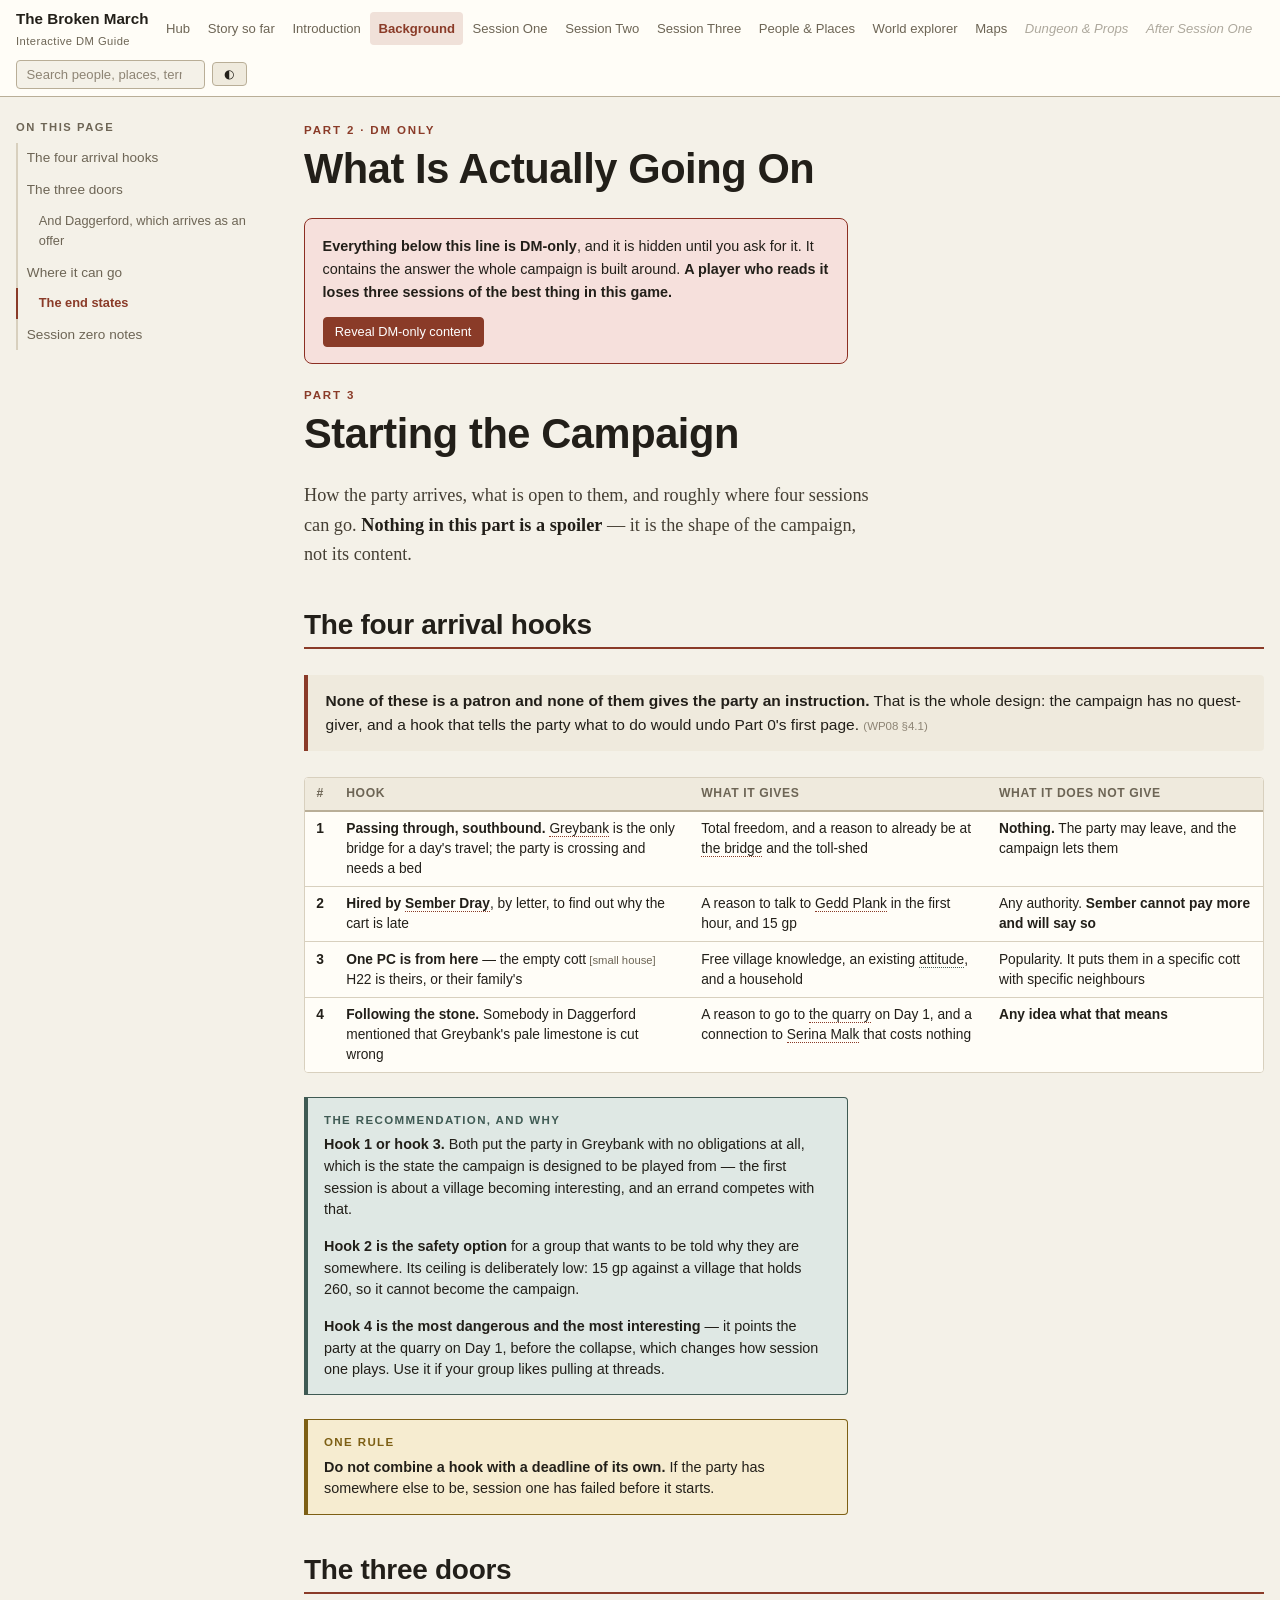
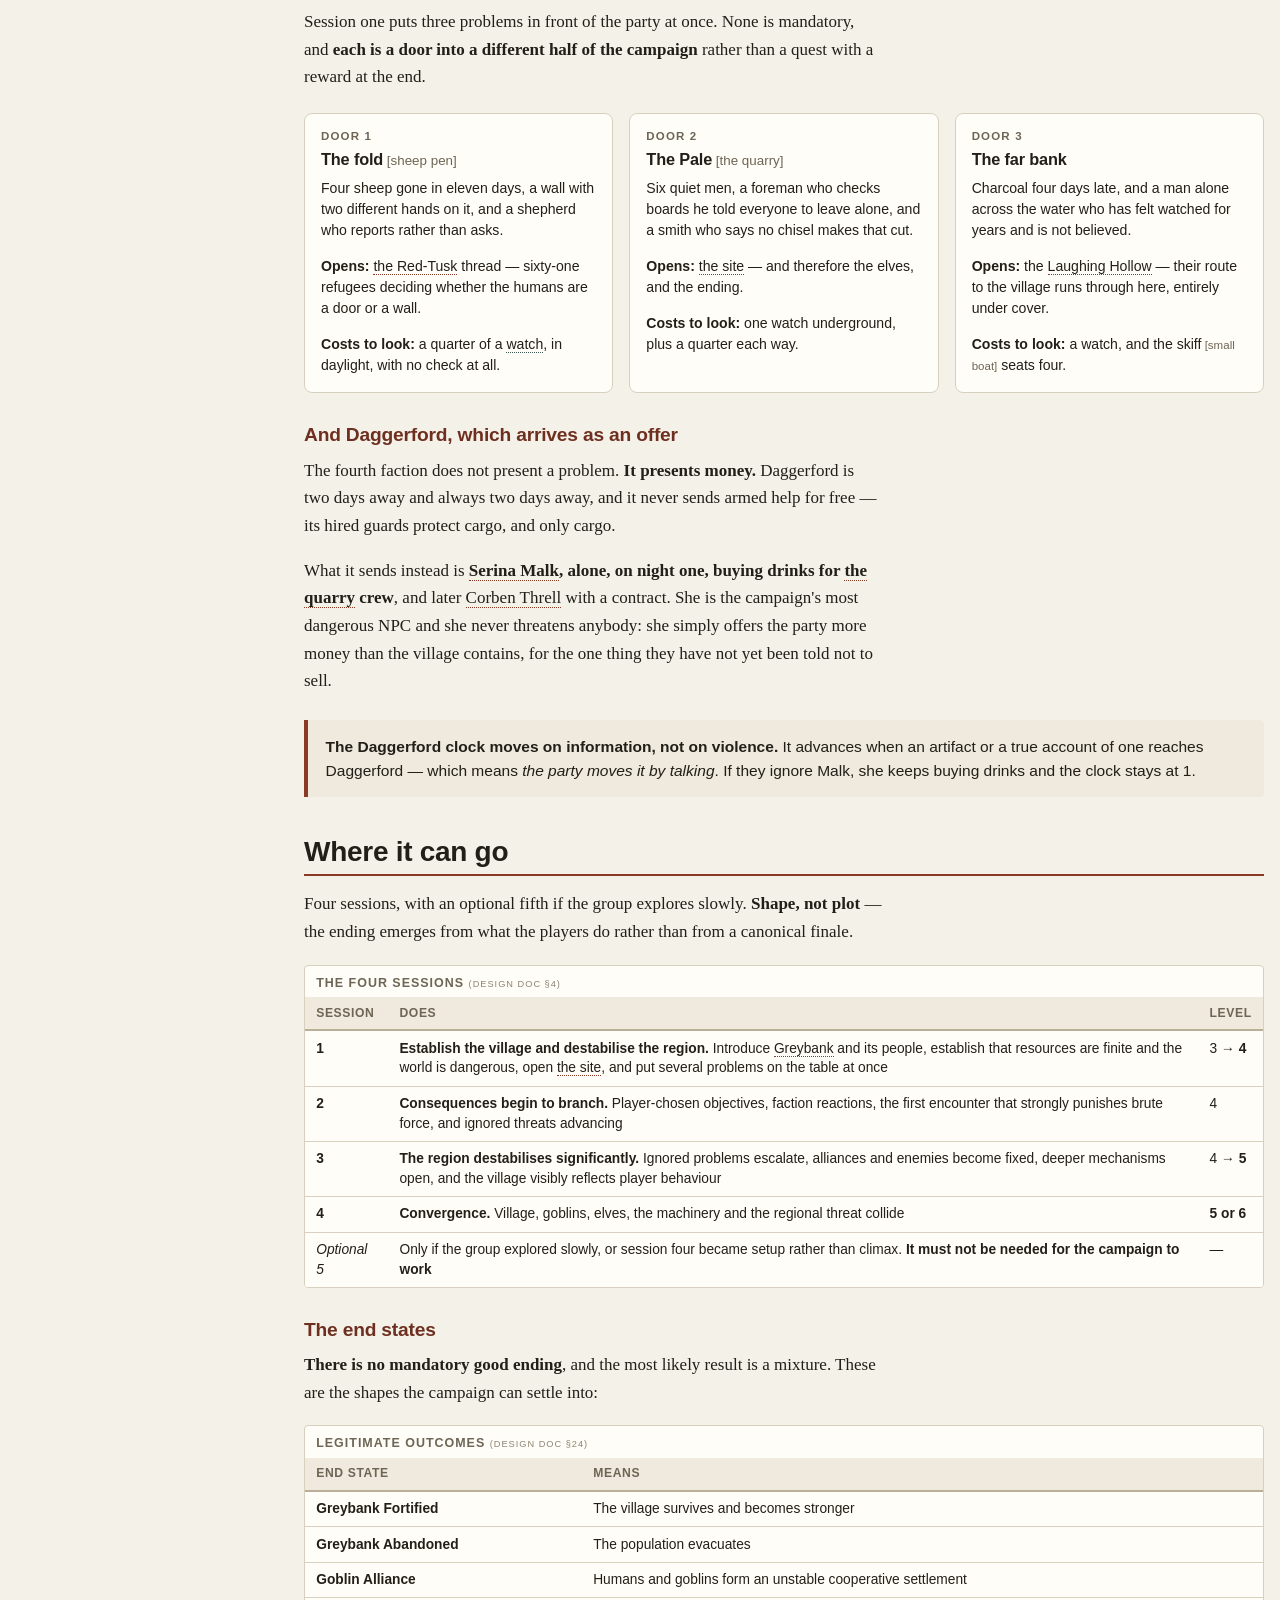
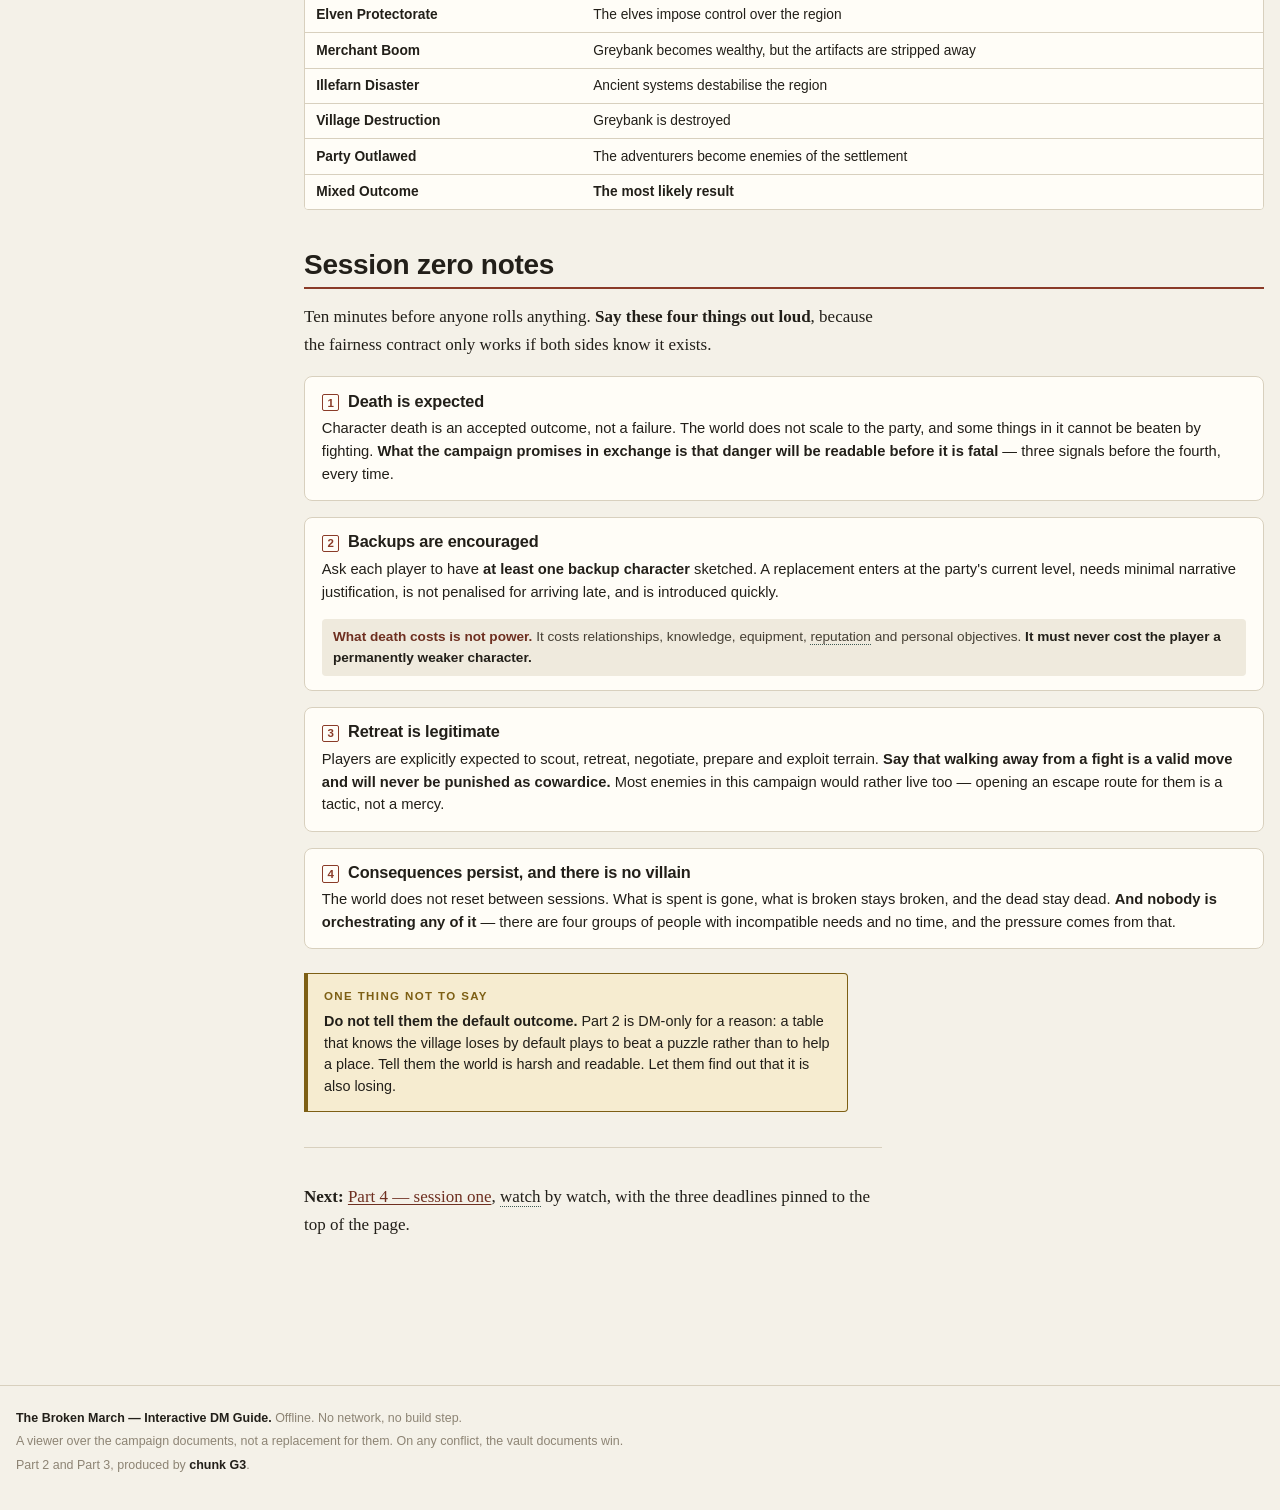
<file: The Broken March - DM Guide/02-background.html>
<!DOCTYPE html>
<html lang="en">
<head>
<meta charset="utf-8">
<meta name="viewport" content="width=device-width, initial-scale=1">
<title>Background — The Broken March DM Guide</title>
<meta name="description" content="What is actually going on under Greybank, and how the campaign starts.">
<link rel="stylesheet" href="assets/app.css">
</head>
<body>

<a class="skip-link" href="#main">Skip to content</a>

<header data-topbar></header>

<div class="site">

  <aside data-toc></aside>

  <main id="main">

    <!-- ================================================================== -->
    <!-- PART 2 — DM ONLY                                                   -->
    <!-- ================================================================== -->

    <section class="part-page spoiler" id="part-2" data-spoiler="part-2">
      <p class="part-label">Part 2 · DM only</p>
      <h1>What Is Actually Going On</h1>

      <div class="spoiler-gate">
        <p class="spoiler-warn">
          <strong>Everything below this line is DM-only</strong>, and it is hidden
          until you ask for it. It contains the answer the whole campaign is built
          around. <strong>A player who reads it loses three sessions of the best
          thing in this game.</strong>
        </p>
        <p class="spoiler-open">
          <strong>DM-only content is showing.</strong> The red button at the bottom
          of the screen hides it again in one click.
        </p>
        <button class="btn btn-primary" type="button" data-spoiler-toggle>Reveal DM-only content</button>
      </div>

      <div class="spoiler-body">

        <div class="prose">
          <p class="lede">
            There is no conspiracy, no mastermind and no secret villain. There is a
            two-thousand-year-old machine that has been quietly failing, a village
            that built three houses onto it without noticing, and a chain of
            accidents that has brought all of it to a head in the same tenday.
          </p>
        </div>

        <section id="the-marrowward">
          <h2 id="h-marrowward">The Marrowward</h2>

          <div class="prose">
            <p>
              <strong>It is a failing ward line, not a vault.</strong> Ancient
              Illefarn held this country and left works in it, and the Marrowward
              was a <strong>frontier ward-line</strong> — not a fortress, not a
              treasury, and emphatically not a tomb. It held a perimeter against
              incursion from the north-west, and it did that with three things
              working together:
            </p>
            <ol>
              <li><strong>A ward line</strong>, anchored on six standing stones.</li>
              <li><strong>Two gate-works</strong> at the line's ends, with living galleries, workshops and stores between them.</li>
              <li><strong>A sentinel</strong>, which walked the line and turned back what crossed it.</li>
            </ol>
            <blockquote class="rule">
              <p>
                <strong>It was a border post with a very long fence and one very
                patient guard.</strong> <span class="cite">WP06 §3.1</span>
              </p>
            </blockquote>
            <p>
              The six anchors form an arc, and <strong>the arc opens to the
              north-west</strong> — that is the direction the line faces, and
              therefore the direction the threat came from. Two doors sit at its
              focus and its end: the quarry aperture above Greybank, and the Old
              Delving four watches north.
            </p>
          </div>

          <div class="callout callout-deadline">
            <span class="callout-title">The fact the whole campaign rests on</span>
            <p>
              <strong>Three of the six anchors stand inside Greybank</strong> — the
              tower's base course, the shrine's foundation, and the north wall of
              the burial ground. The village has built a tower, a shrine and a wall
              onto them. <strong>Ninety years of a village leaning on a fence it
              cannot see, and nobody has ever remarked on it.</strong>
            </p>
          </div>

          <div class="scrollx">
            <table>
              <caption>What is visible, and what it means <span class="cite">WP06 §3.2</span></caption>
              <thead><tr><th>What anyone can observe</th><th>What it actually is</th></tr></thead>
              <tbody>
                <tr><td>Six identical jointless stones, same cut</td><td><strong>Ward anchors.</strong> Each holds one span of the line</td></tr>
                <tr><td>The arc opens to the north-west</td><td><strong>That is the direction the line faces.</strong> The threat came from there</td></tr>
                <tr><td>Two doors, at the focus and the end</td><td>The Greybank Gate at the quarry, and the Kettlerock Gate at the Old Delving</td></tr>
                <tr><td>The stone in the Hollowmarch is the only one anybody tends</td><td><strong>The wardens have been maintaining one anchor for centuries.</strong> One, out of six</td></tr>
                <tr><td>The stone at Wend's Barrow is buried under heaped spoil</td><td>A span that failed long ago, <strong>and people piled earth on the stone rather than ask why</strong></td></tr>
                <tr><td>Greybank built a tower, a shrine and a wall onto three of them</td><td>See above. It is the campaign</td></tr>
              </tbody>
            </table>
          </div>
        </section>

        <section id="nothing-went-wrong">
          <h2 id="h-attrition">Nothing went catastrophically wrong</h2>

          <div class="prose">
            <p>
              <strong>There was no disaster. There was attrition.</strong> The line
              has been degrading for an age: anchors cracked, spans lapsed, and
              nobody replaced them. <strong>Three of the six spans are dead</strong>,
              and the dead ones are the north-west quarter — the quarter that
              mattered. It has been open for longer than Greybank has existed.
            </p>
            <p>
              Things came through. Most of them died or dispersed.
              <strong>One got into the water galleries and stayed.</strong> And the
              Sentinel kept working: its instruction set survived, and its map did
              not.
            </p>
          </div>

          <blockquote class="rule">
            <p>
              <strong>The site is not waking up. It never stopped.</strong>
              Instability 1 — <em>Dormant Disturbance</em> — is what an ancient
              machine looks like when it has been quietly failing for two thousand
              years and nobody has poked it. <strong>Everything the party does from
              here is poking it.</strong> <span class="cite">WP06 §3.3</span>
            </p>
          </blockquote>

          <div class="callout callout-warn">
            <span class="callout-title">Nothing there advances on a timer</span>
            <p>
              This is worth internalising, because it is the opposite of how most
              dungeons behave. <strong>The site sat at Instability 1 for two
              thousand years and will sit there for four more sessions if nobody
              touches it.</strong> Every step up the clock has a name and a person
              who took it. If the party never opens the aperture, the site is still
              at 1 at the end of session four — and that is a correct outcome, not a
              missed one. <span class="cite">WP06 §12, WP04 §12.2</span>
            </p>
          </div>
        </section>

        <section id="the-sentinel">
          <h2 id="h-sentinel">The Sentinel</h2>

          <div class="prose">
            <p>
              The Marrowward's defensive construct. Stone, and something else.
              <strong>It is not intelligent, not evil, and not negotiable</strong> —
              it is a machine executing an instruction set that survived while its
              map did not.
            </p>
          </div>

          <div class="scrollx">
            <table>
              <tbody>
                <tr><td><strong>Its instruction, intact</strong></td><td><em>Turn back what crosses the line.</em></td></tr>
                <tr><td><strong>Its map, corrupted</strong></td><td>It no longer knows where the line runs, and it no longer holds a current list of who is authorised to be inside it</td></tr>
              </tbody>
            </table>
          </div>

          <div class="prose">
            <p>
              Consequently, <strong>anything inside the perimeter that is not on its
              list is an incursion</strong>. The Red-Tusk were inside the perimeter.
              So is Greybank. <strong>So is the party, from the moment they step past
              the boards.</strong>
            </p>
            <p>
              The goblins call it <strong>the Counter</strong>, because it walks the
              same path and takes the same number of steps, every time.
            </p>
          </div>

          <h3 id="h-why-not-killed">Why it cannot be killed</h3>

          <div class="prose">
            <p>
              At levels 3 to 6 it cannot be meaningfully damaged.
              <strong>Damage from a single source of less than 25 leaves no mark at
              all. There is no hit point total and no bloodied threshold</strong> —
              a party cannot damage it into stopping. A party that commits to a
              stand-up fight in the Long Gallery should die there, and
              <strong>the campaign will have told them four times before they
              do</strong>.
            </p>
          </div>

          <div class="scrollx">
            <table>
              <caption>Its four warnings, in order <span class="cite">WP06 §11.2</span></caption>
              <thead><tr><th>Level</th><th>Where</th><th>What</th></tr></thead>
              <tbody>
                <tr><td><strong>1 — Suspicion</strong></td><td>The Old Delving, and Ghesh</td><td><em>“Something came at night. It did not hurry.”</em></td></tr>
                <tr><td><strong>2 — Warning</strong></td><td>The Workshops records</td><td>It is described by function, in a maintenance register, <strong>without alarm</strong></td></tr>
                <tr><td><strong>3 — Explicit</strong></td><td>The Long Gallery</td><td><strong>A groove worn an inch into stone by footsteps</strong></td></tr>
                <tr><td><strong>4 — Immediate</strong></td><td>The Long Gallery, the Sentinel's Walk</td><td>It arrives. It does not run. <strong>It does not stop</strong></td></tr>
              </tbody>
            </table>
          </div>

          <h3 id="h-four-solutions">The four things that work instead</h3>

          <div class="scrollx">
            <table>
              <caption>Every one of these is available to a party that never rolls an attack <span class="cite">WP07 §11.5</span></caption>
              <thead><tr><th class="num">#</th><th>Solution</th><th>Requires</th><th>Permanence</th></tr></thead>
              <tbody>
                <tr>
                  <td class="num"><strong>1</strong></td>
                  <td><strong>Be outside the line.</strong> It does not pursue past the perimeter — up the ramp to the quarry, or out through the Broken Quarter onto the moor. <strong>It stops and turns</strong></td>
                  <td>Knowing where the line runs. <strong>The Watch-Glass shows you, at level 3, for free</strong></td>
                  <td>Always available. <strong>This is why Stage I is generous</strong></td>
                </tr>
                <tr>
                  <td class="num"><strong>2</strong></td>
                  <td><strong>Seal it behind a barrier.</strong> Three stone leaves in the site will hold it</td>
                  <td>A key, and being on the right side</td>
                  <td><strong>Temporary.</strong> It walks another way. Buys hours, not sessions</td>
                </tr>
                <tr>
                  <td class="num"><strong>3</strong></td>
                  <td><strong>Get authorised</strong> — the register, <em>claimed</em></td>
                  <td>Reaching the Sentinel's Walk with a name</td>
                  <td>Works, and works <strong>only for the bearer</strong></td>
                </tr>
                <tr>
                  <td class="num"><strong>4</strong></td>
                  <td><strong>Correct its map</strong> — the register, <em>corrected</em></td>
                  <td>Everything above, plus understanding the problem</td>
                  <td><strong>The real solution.</strong> Instability −2, regional threat drops a stage, and the elves are proved wrong in the way they most needed to be</td>
                </tr>
              </tbody>
            </table>
          </div>

          <blockquote class="rule">
            <p>
              <strong>There are three ways to hold a name</strong>, and none of them
              runs through a fight: Orbal recites it from the cords, the site's own
              records give it up after a full watch of patient reading, or Nethra
              tells you. <strong>Every route to the deepest part of this dungeon runs
              through a faction relationship, an hour of reading, or a climb down a
              broken fence on an open moor.</strong> <span class="cite">WP06 §5.3</span>
            </p>
          </blockquote>

          <div class="callout callout-dm">
            <span class="callout-title">What it is worth alive</span>
            <p>
              <strong>It is the reason the deep galleries are not full of moor
              animals.</strong> A party that removes it and then congratulates itself
              should be given, next session, the sight of the Moorgaunt in the Long
              Gallery — walking a route it has never dared take before.
            </p>
          </div>
        </section>

        <section id="the-red-tusk-truth">
          <h2 id="h-red-tusk">The Red-Tusk, and the door they are holding shut</h2>

          <div class="prose">
            <p>
              Sixty-one goblins: <strong>22 who can fight, 39 who cannot, 11 wounded
              from whatever displaced them.</strong> They lived at the Old Delving
              until something came out of the deep place at night, killed
              methodically, and could not be fought. They left, they piled the
              doorway shut from the outside with rock and timber, and they did not
              stay to watch.
            </p>
            <p>
              <strong>They have maintained that pile for a generation, out of terror,
              without understanding what they were containing.</strong> Sixty-one
              starving refugees at Kettlerock have been, entirely by accident, the
              only thing keeping the north gate of the Marrowward shut.
            </p>
          </div>

          <div class="callout callout-deadline">
            <span class="callout-title">The consequence nobody sees coming</span>
            <p>
              <strong>If the Red-Tusk leave — the Flight branch — nobody re-stacks
              the pile.</strong> Weather and the slope do the rest, the north gate
              becomes permanently breached, <strong>and the Sentinel walks
              out.</strong> Its circuit runs the length of the line, and
              <strong>the line runs to Greybank.</strong>
            </p>
          </div>

          <div class="scrollx">
            <table>
              <caption>If it walks out — one waystone per night <span class="cite">WP06 §15, WP07 §11.6</span></caption>
              <thead><tr><th class="num">Night</th><th>Where</th><th>What Greybank sees</th></tr></thead>
              <tbody>
                <tr><td class="num">1</td><td>Stonecrop Rise</td><td><strong>Nothing.</strong> Nobody in Greybank goes up there at night. If the party is scouting, they see it and have a night to think</td></tr>
                <tr><td class="num">2</td><td>Wend's Barrow</td><td>Nothing, unless someone is on the Daggerford road. <strong>Gedd Plank might be</strong></td></tr>
                <tr><td class="num"><strong>3</strong></td><td><strong>Greybank</strong></td><td>It walks to the tower base, the shrine foundation and the burial-ground wall — <strong>the three anchors the village built onto</strong> — and everything unauthorised standing between them is an incursion</td></tr>
              </tbody>
            </table>
          </div>

          <blockquote class="rule">
            <p>
              <strong>On night three the encounter is not a fight.</strong> It is an
              evacuation, a corridor, and a choice about which building the party
              stands in front of. <strong>Defense does not help. The militia's
              billhooks do nothing. Berrick Hone will try anyway.</strong>
            </p>
          </blockquote>

          <div class="callout callout-warn">
            <span class="callout-title">Why this is fair, and not a trap</span>
            <p>
              <strong>Nothing about it is retroactive.</strong> Ghesh and Orbal both
              say what they ran from, from session two, and both accounts are
              accurate as far as they go. <strong>The pile is visibly maintained</strong>
              — any party that reaches the Old Delving sees rock stacked by hands,
              recently. <strong>The Watch-Glass shows the line, and the line ends at
              Greybank.</strong> And the party reaches the Flight branch by fighting
              refugees instead of asking what they were running from.
              <strong>Reversing it:</strong> re-stack the pile, shut the gate from
              inside, or solve the Sentinel properly.
            </p>
          </div>
        </section>

        <section id="the-moorgaunt-truth">
          <h2 id="h-moorgaunt">The Moorgaunt, and why the moor is empty</h2>

          <div class="prose">
            <p>
              A long-limbed quadruped the colour of wet limestone, built for scree
              and cold, and <strong>visibly starving</strong>. Its ribs are the
              memorable thing: a party that sees it in daylight describes it
              afterwards as <em>thin</em>, not as huge.
            </p>
            <p>
              <strong>It is not ancient, not magical, and not connected to the
              site.</strong> It is an animal that ran out of country.
            </p>
            <p>
              Sixty-one goblins have eaten the moor's game to nothing across two
              seasons. The Moorgaunt's range collapsed with it, so it came south and
              west looking for food, found the failed spans at the top of the Broken
              Quarter, and came down the hole because cold air and the smell of old
              bone came up it. It has been working inward and outward ever since.
            </p>
          </div>

          <blockquote class="rule">
            <p>
              <strong>One shortage causes two problems.</strong> The stripped moor
              moves the Red-Tusk clock <em>and</em> puts a predator on Greybank's
              doorstep, and <strong>neither is anyone's plan.</strong> There is no
              mastermind here and no coincidence — just a shortage with two
              consequences. <span class="cite">WP07 §9.2</span>
            </p>
          </blockquote>

          <div class="scrollx">
            <table>
              <caption>What the party does, and what happens to it</caption>
              <thead><tr><th>Party action</th><th>Effect</th></tr></thead>
              <tbody>
                <tr><td><strong>Compact branch</strong> — Greybank feeds the Red-Tusk</td><td>The goblins stop stripping the moor. <strong>The game does not recover within four sessions.</strong> It keeps hunting south. <em>Harsh, and honest: the fix is real and slow</em></td></tr>
                <tr><td><strong>Flight branch</strong> — the Red-Tusk leave</td><td>The moor begins to recover and its pressure eases from session four. <strong>But the north gate breaches and the Sentinel walks out</strong></td></tr>
                <tr><td><strong>War branch</strong> — the band is destroyed</td><td>The same as Flight, one session later, <strong>and with the fold already burned</strong></td></tr>
                <tr><td><strong>They kill it</strong></td><td>The fold and moor hazards drop. <strong>The hole in the fence is still open</strong></td></tr>
                <tr><td><strong>They close the fence</strong></td><td>Nothing more comes through. The Moorgaunt, if alive, is trapped on whichever side it was on</td></tr>
              </tbody>
            </table>
          </div>

          <div class="callout callout-dm">
            <span class="callout-title">Three names for one animal</span>
            <p>
              The Red-Tusk call it <strong>the Thin Dog</strong> — they have watched
              it for two seasons and they avoid it. Bessa Ruddock, who has seen the
              drag marks and not the animal, calls it <em>“the lean thing”</em>. And
              <strong>the site's own records do not mention it at all, which is
              itself information:</strong> this is not part of the Marrowward.
            </p>
          </div>
        </section>

        <section id="who-believes-what">
          <h2 id="h-believes">Who believes what</h2>

          <blockquote class="rule">
            <p>
              <strong>Nobody in the campaign holds the whole picture, including the
              elves.</strong> There is no NPC who can simply explain the dungeon, and
              <strong>the party assembling the truth from six partial accounts
              <em>is</em> the investigation.</strong> <span class="cite">WP06 §3.4</span>
            </p>
          </blockquote>

          <div class="scrollx">
            <table>
              <caption>Every account except the wardens' is testimony, not truth</caption>
              <thead><tr><th>Who</th><th>Believes</th><th>Accurate?</th></tr></thead>
              <tbody>
                <tr>
                  <td><strong>Vaerelin Ossuine</strong></td>
                  <td>The line is failing; the construct is loose; the site cannot be repaired, <strong>only sealed</strong></td>
                  <td><strong>Right about the first two. Wrong about the third</strong> — and it is the one thing he will not discuss</td>
                </tr>
                <tr>
                  <td><strong>Nethra</strong></td>
                  <td>The same, except that people who live on the line could hold it</td>
                  <td><strong>Right, and she cannot prove it</strong></td>
                </tr>
                <tr>
                  <td><strong>Ghesh Two-Knife</strong></td>
                  <td>Something came out of the deep place at night, killed methodically, and could not be fought</td>
                  <td><strong>Entirely accurate, and he does not know it was a machine</strong></td>
                </tr>
                <tr>
                  <td><strong>Orbal the Rememberer</strong></td>
                  <td>There were agreements with “the stone-folk” once, and a bargain was kept</td>
                  <td><strong>Accurate, and older than she thinks</strong> — the cords remember authorisation, not friendship</td>
                </tr>
                <tr>
                  <td><strong>Kael Durrow</strong></td>
                  <td>There is a room behind the boards and the air moved</td>
                  <td>Accurate <strong>as far as ten feet</strong></td>
                </tr>
                <tr>
                  <td><strong>Ordga Brune</strong></td>
                  <td>No chisel makes that cut</td>
                  <td><strong>Accurate, and the single best free lead in the campaign</strong></td>
                </tr>
                <tr>
                  <td><strong>Serina Malk</strong></td>
                  <td>There are portable valuables</td>
                  <td><strong>Accurate.</strong> She is not wrong; she is just indifferent to the rest</td>
                </tr>
                <tr>
                  <td><strong>Corben Threll</strong></td>
                  <td>It is a rumour that delays shipments</td>
                  <td>Accurate to his interests and to nothing else</td>
                </tr>
              </tbody>
            </table>
          </div>
        </section>

        <section id="the-default">
          <h2 id="h-default">The default, if the party does nothing</h2>

          <div class="prose">
            <p>
              <strong>This is the single most useful page in this guide for
              prep.</strong> Every entry assumes zero player involvement. Look at it
              before each session and ask which of these five columns the players
              moved, and by how much.
            </p>
          </div>

          <div class="scrollx">
            <table>
              <caption>The four-session default <span class="cite">WP04 §12.2</span></caption>
              <thead>
                <tr><th></th><th>Greybank</th><th>Hollow</th><th>Red-Tusk</th><th>Daggerford</th><th>Instability</th></tr>
              </thead>
              <tbody>
                <tr><td><strong>Start</strong></td><td>1</td><td>1</td><td>1</td><td>1</td><td>1</td></tr>
                <tr>
                  <td><strong>Session 1</strong></td>
                  <td><strong>2</strong> — the fold, and questions at moot</td>
                  <td>1</td>
                  <td>1 — tracks, a missing hen</td>
                  <td>1</td>
                  <td>1</td>
                </tr>
                <tr>
                  <td><strong>Session 2</strong></td>
                  <td><strong>3</strong> — patrols, tower manned at night out of fear</td>
                  <td>1</td>
                  <td><strong>2</strong> — their food fails. Livestock at the fold. <strong>The envoy comes</strong></td>
                  <td><strong>2</strong> — Gedd's gossip reaches a Daggerford yard</td>
                  <td>1</td>
                </tr>
                <tr>
                  <td><strong>Session 3</strong></td>
                  <td><strong>4</strong> — a death at the fold or the farms. Rationing or curfew</td>
                  <td>1</td>
                  <td><strong>3 → W4.</strong> Nobody answered Orbal. <strong>Raiding begins</strong></td>
                  <td>2</td>
                  <td>1</td>
                </tr>
                <tr>
                  <td><strong>Session 4</strong></td>
                  <td><strong>5</strong> — mobilization against a defined enemy</td>
                  <td>1</td>
                  <td><strong>W5</strong> — road watched, village isolating. <strong>Trade −1</strong></td>
                  <td>2, or <strong>3</strong> if shipments stopped</td>
                  <td>1</td>
                </tr>
                <tr>
                  <td><strong>End state</strong></td>
                  <td>Reaction 5, Food 2, Defense 2, Unity 3, farms partially abandoned</td>
                  <td><strong>1 — Observation.</strong> Nethra watched four sessions of nothing</td>
                  <td><strong>W5</strong>, preparing an assault the village cannot repel at Defense 2</td>
                  <td>2–3</td>
                  <td><strong>1</strong></td>
                </tr>
              </tbody>
            </table>
          </div>

          <div class="prose">
            <p>Read that table carefully. It says four things.</p>
            <ol>
              <li><strong>The Red-Tusk drive the campaign if nobody else does.</strong> Theirs is the only clock that advances on its own biology.</li>
              <li><strong>The Laughing Hollow does not move at all.</strong> Their thread is entirely player-driven, and a party that never touches the site never meets an elf. <em>That is correct.</em></li>
              <li><strong>Illefarn stays at 1.</strong> The site does not wake by itself. Somebody has to open it — the party, or the quarry expansion, and the expansion needs the party to fund it or Daggerford to.</li>
              <li><strong>Greybank ends session four at Reaction 5 with Defense 2 and a warband forming.</strong></li>
            </ol>
          </div>

          <blockquote class="rule">
            <p>
              <strong>The default outcome of this campaign is the village losing,
              slowly and legibly, over four sessions in which it warned
              everyone.</strong> This is the baseline the party is being invited to
              change — and if they do not change it, that is a result, not a failure
              of the game.
            </p>
          </blockquote>
        </section>

      </div><!-- /.spoiler-body -->
    </section>

    <!-- ================================================================== -->
    <!-- PART 3                                                             -->
    <!-- ================================================================== -->

    <section class="part-page" id="part-3">
      <p class="part-label">Part 3</p>
      <h1>Starting the Campaign</h1>

      <div class="prose">
        <p class="lede">
          How the party arrives, what is open to them, and roughly where four
          sessions can go. <strong>Nothing in this part is a spoiler</strong> — it is
          the shape of the campaign, not its content.
        </p>
      </div>

      <section id="hooks">
        <h2 id="h-hooks">The four arrival hooks</h2>

        <blockquote class="rule">
          <p>
            <strong>None of these is a patron and none of them gives the party an
            instruction.</strong> That is the whole design: the campaign has no
            quest-giver, and a hook that tells the party what to do would undo Part
            0's first page. <span class="cite">WP08 §4.1</span>
          </p>
        </blockquote>

        <div class="scrollx">
          <table>
            <thead><tr><th class="num">#</th><th>Hook</th><th>What it gives</th><th>What it does not give</th></tr></thead>
            <tbody>
              <tr>
                <td class="num"><strong>1</strong></td>
                <td><strong>Passing through, southbound.</strong> Greybank is the only bridge for a day's travel; the party is crossing and needs a bed</td>
                <td>Total freedom, and a reason to already be at the bridge and the toll-shed</td>
                <td><strong>Nothing.</strong> The party may leave, and the campaign lets them</td>
              </tr>
              <tr>
                <td class="num"><strong>2</strong></td>
                <td><strong>Hired by Sember Dray</strong>, by letter, to find out why the cart is late</td>
                <td>A reason to talk to Gedd Plank in the first hour, and 15 gp</td>
                <td>Any authority. <strong>Sember cannot pay more and will say so</strong></td>
              </tr>
              <tr>
                <td class="num"><strong>3</strong></td>
                <td><strong>One PC is from here</strong> — the empty cott H22 is theirs, or their family's</td>
                <td>Free village knowledge, an existing attitude, and a household</td>
                <td>Popularity. It puts them in a specific cott with specific neighbours</td>
              </tr>
              <tr>
                <td class="num"><strong>4</strong></td>
                <td><strong>Following the stone.</strong> Somebody in Daggerford mentioned that Greybank's pale limestone is cut wrong</td>
                <td>A reason to go to the quarry on Day 1, and a connection to Serina Malk that costs nothing</td>
                <td><strong>Any idea what that means</strong></td>
              </tr>
            </tbody>
          </table>
        </div>

        <div class="callout callout-dm">
          <span class="callout-title">The recommendation, and why</span>
          <p>
            <strong>Hook 1 or hook 3.</strong> Both put the party in Greybank with no
            obligations at all, which is the state the campaign is designed to be
            played from — the first session is about a village becoming interesting,
            and an errand competes with that.
          </p>
          <p>
            <strong>Hook 2 is the safety option</strong> for a group that wants to be
            told why they are somewhere. Its ceiling is deliberately low: 15 gp
            against a village that holds 260, so it cannot become the campaign.
          </p>
          <p>
            <strong>Hook 4 is the most dangerous and the most interesting</strong> —
            it points the party at the quarry on Day 1, before the collapse, which
            changes how session one plays. Use it if your group likes pulling at
            threads.
          </p>
        </div>

        <div class="callout callout-warn">
          <span class="callout-title">One rule</span>
          <p>
            <strong>Do not combine a hook with a deadline of its own.</strong> If the
            party has somewhere else to be, session one has failed before it starts.
          </p>
        </div>
      </section>

      <section id="three-doors">
        <h2 id="h-doors">The three doors</h2>

        <div class="prose">
          <p>
            Session one puts three problems in front of the party at once. None is
            mandatory, and <strong>each is a door into a different half of the
            campaign</strong> rather than a quest with a reward at the end.
          </p>
        </div>

        <div class="grid prose-wide">
          <div class="card">
            <p class="card-meta">Door 1</p>
            <h3>The fold</h3>
            <p>
              Four sheep gone in eleven days, a wall with two different hands on it,
              and a shepherd who reports rather than asks.
            </p>
            <p><strong>Opens:</strong> the Red-Tusk thread — sixty-one refugees deciding whether the humans are a door or a wall.</p>
            <p><strong>Costs to look:</strong> a quarter of a watch, in daylight, with no check at all.</p>
          </div>

          <div class="card">
            <p class="card-meta">Door 2</p>
            <h3>The Pale</h3>
            <p>
              Six quiet men, a foreman who checks boards he told everyone to leave
              alone, and a smith who says no chisel makes that cut.
            </p>
            <p><strong>Opens:</strong> the site — and therefore the elves, and the ending.</p>
            <p><strong>Costs to look:</strong> one watch underground, plus a quarter each way.</p>
          </div>

          <div class="card">
            <p class="card-meta">Door 3</p>
            <h3>The far bank</h3>
            <p>
              Charcoal four days late, and a man alone across the water who has felt
              watched for years and is not believed.
            </p>
            <p><strong>Opens:</strong> the Laughing Hollow — their route to the village runs through here, entirely under cover.</p>
            <p><strong>Costs to look:</strong> a watch, and the skiff seats four.</p>
          </div>
        </div>

        <h3 id="h-daggerford">And Daggerford, which arrives as an offer</h3>

        <div class="prose">
          <p>
            The fourth faction does not present a problem. <strong>It presents
            money.</strong> Daggerford is two days away and always two days away, and
            it never sends armed help for free — its hired guards protect cargo, and
            only cargo.
          </p>
          <p>
            What it sends instead is <strong>Serina Malk, alone, on night one, buying
            drinks for the quarry crew</strong>, and later Corben Threll with a
            contract. She is the campaign's most dangerous NPC and she never threatens
            anybody: she simply offers the party more money than the village contains,
            for the one thing they have not yet been told not to sell.
          </p>
        </div>

        <blockquote class="rule">
          <p>
            <strong>The Daggerford clock moves on information, not on violence.</strong>
            It advances when an artifact or a true account of one reaches Daggerford —
            which means <em>the party moves it by talking</em>. If they ignore Malk,
            she keeps buying drinks and the clock stays at 1.
          </p>
        </blockquote>
      </section>

      <section id="where-it-goes">
        <h2 id="h-where">Where it can go</h2>

        <div class="prose">
          <p>
            Four sessions, with an optional fifth if the group explores slowly.
            <strong>Shape, not plot</strong> — the ending emerges from what the
            players do rather than from a canonical finale.
          </p>
        </div>

        <div class="scrollx">
          <table>
            <caption>The four sessions <span class="cite">Design doc §4</span></caption>
            <thead><tr><th>Session</th><th>Does</th><th>Level</th></tr></thead>
            <tbody>
              <tr>
                <td><strong>1</strong></td>
                <td><strong>Establish the village and destabilise the region.</strong> Introduce Greybank and its people, establish that resources are finite and the world is dangerous, open the site, and put several problems on the table at once</td>
                <td>3 → <strong>4</strong></td>
              </tr>
              <tr>
                <td><strong>2</strong></td>
                <td><strong>Consequences begin to branch.</strong> Player-chosen objectives, faction reactions, the first encounter that strongly punishes brute force, and ignored threats advancing</td>
                <td>4</td>
              </tr>
              <tr>
                <td><strong>3</strong></td>
                <td><strong>The region destabilises significantly.</strong> Ignored problems escalate, alliances and enemies become fixed, deeper mechanisms open, and the village visibly reflects player behaviour</td>
                <td>4 → <strong>5</strong></td>
              </tr>
              <tr>
                <td><strong>4</strong></td>
                <td><strong>Convergence.</strong> Village, goblins, elves, the machinery and the regional threat collide</td>
                <td><strong>5 or 6</strong></td>
              </tr>
              <tr>
                <td><em>Optional 5</em></td>
                <td>Only if the group explored slowly, or session four became setup rather than climax. <strong>It must not be needed for the campaign to work</strong></td>
                <td>—</td>
              </tr>
            </tbody>
          </table>
        </div>

        <h3 id="h-end-states">The end states</h3>

        <div class="prose">
          <p>
            <strong>There is no mandatory good ending</strong>, and the most likely
            result is a mixture. These are the shapes the campaign can settle into:
          </p>
        </div>

        <div class="scrollx">
          <table>
            <caption>Legitimate outcomes <span class="cite">Design doc §24</span></caption>
            <thead><tr><th>End state</th><th>Means</th></tr></thead>
            <tbody>
              <tr><td><strong>Greybank Fortified</strong></td><td>The village survives and becomes stronger</td></tr>
              <tr><td><strong>Greybank Abandoned</strong></td><td>The population evacuates</td></tr>
              <tr><td><strong>Goblin Alliance</strong></td><td>Humans and goblins form an unstable cooperative settlement</td></tr>
              <tr><td><strong>Elven Protectorate</strong></td><td>The elves impose control over the region</td></tr>
              <tr><td><strong>Merchant Boom</strong></td><td>Greybank becomes wealthy, but the artifacts are stripped away</td></tr>
              <tr><td><strong>Illefarn Disaster</strong></td><td>Ancient systems destabilise the region</td></tr>
              <tr><td><strong>Village Destruction</strong></td><td>Greybank is destroyed</td></tr>
              <tr><td><strong>Party Outlawed</strong></td><td>The adventurers become enemies of the settlement</td></tr>
              <tr><td><strong>Mixed Outcome</strong></td><td><strong>The most likely result</strong></td></tr>
            </tbody>
          </table>
        </div>
      </section>

      <section id="session-zero">
        <h2 id="h-session-zero">Session zero notes</h2>

        <div class="prose">
          <p>
            Ten minutes before anyone rolls anything. <strong>Say these four things
            out loud</strong>, because the fairness contract only works if both sides
            know it exists.
          </p>
        </div>

        <div class="rule-card">
          <h3><span class="rule-n">1</span> Death is expected</h3>
          <p>
            Character death is an accepted outcome, not a failure. The world does not
            scale to the party, and some things in it cannot be beaten by fighting.
            <strong>What the campaign promises in exchange is that danger will be
            readable before it is fatal</strong> — three signals before the fourth,
            every time.
          </p>
        </div>

        <div class="rule-card">
          <h3><span class="rule-n">2</span> Backups are encouraged</h3>
          <p>
            Ask each player to have <strong>at least one backup character</strong>
            sketched. A replacement enters at the party's current level, needs minimal
            narrative justification, is not penalised for arriving late, and is
            introduced quickly.
          </p>
          <p class="rule-worked">
            <b>What death costs is not power.</b> It costs relationships, knowledge,
            equipment, reputation and personal objectives. <strong>It must never cost
            the player a permanently weaker character.</strong>
          </p>
        </div>

        <div class="rule-card">
          <h3><span class="rule-n">3</span> Retreat is legitimate</h3>
          <p>
            Players are explicitly expected to scout, retreat, negotiate, prepare and
            exploit terrain. <strong>Say that walking away from a fight is a valid
            move and will never be punished as cowardice.</strong> Most enemies in
            this campaign would rather live too — opening an escape route for them is
            a tactic, not a mercy.
          </p>
        </div>

        <div class="rule-card">
          <h3><span class="rule-n">4</span> Consequences persist, and there is no villain</h3>
          <p>
            The world does not reset between sessions. What is spent is gone, what is
            broken stays broken, and the dead stay dead. <strong>And nobody is
            orchestrating any of it</strong> — there are four groups of people with
            incompatible needs and no time, and the pressure comes from that.
          </p>
        </div>

        <div class="callout callout-warn">
          <span class="callout-title">One thing not to say</span>
          <p>
            <strong>Do not tell them the default outcome.</strong> Part 2 is DM-only
            for a reason: a table that knows the village loses by default plays to
            beat a puzzle rather than to help a place. Tell them the world is harsh
            and readable. Let them find out that it is also losing.
          </p>
        </div>
      </section>

      <div class="prose">
        <hr>
        <p>
          <strong>Next:</strong>
          <a href="03-session-one.html">Part 4 — session one</a>, watch by watch,
          with the three deadlines pinned to the top of the page.
        </p>
      </div>
    </section>

  </main>
</div>

<footer class="site-footer">
  <p><strong>The Broken March — Interactive DM Guide.</strong> Offline. No network, no build step.</p>
  <p>A viewer over the campaign documents, not a replacement for them. On any conflict, the vault documents win.</p>
  <p>Part 2 and Part 3, produced by <strong>chunk G3</strong>.</p>
</footer>

<script src="assets/entities.js"></script>
<script src="assets/state.js"></script>
<script src="assets/app.js"></script>
</body>
</html>
</file>
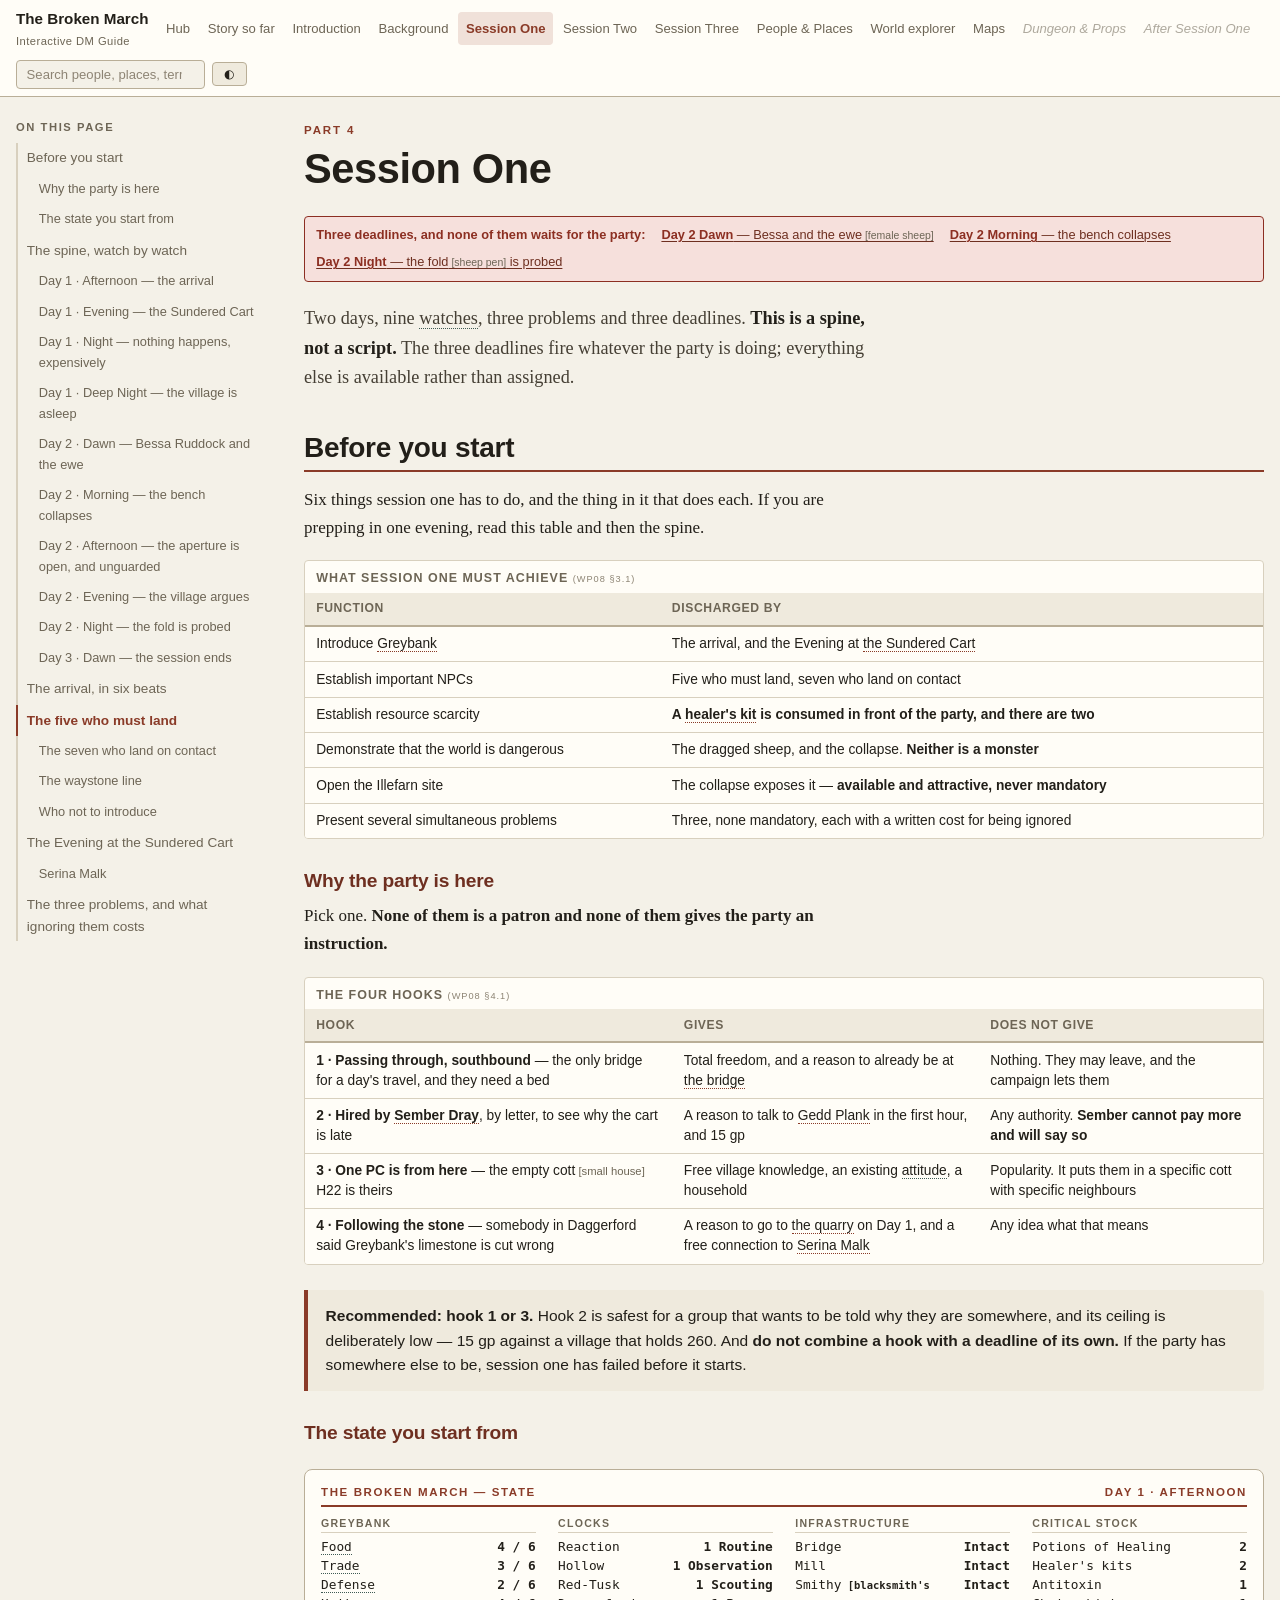
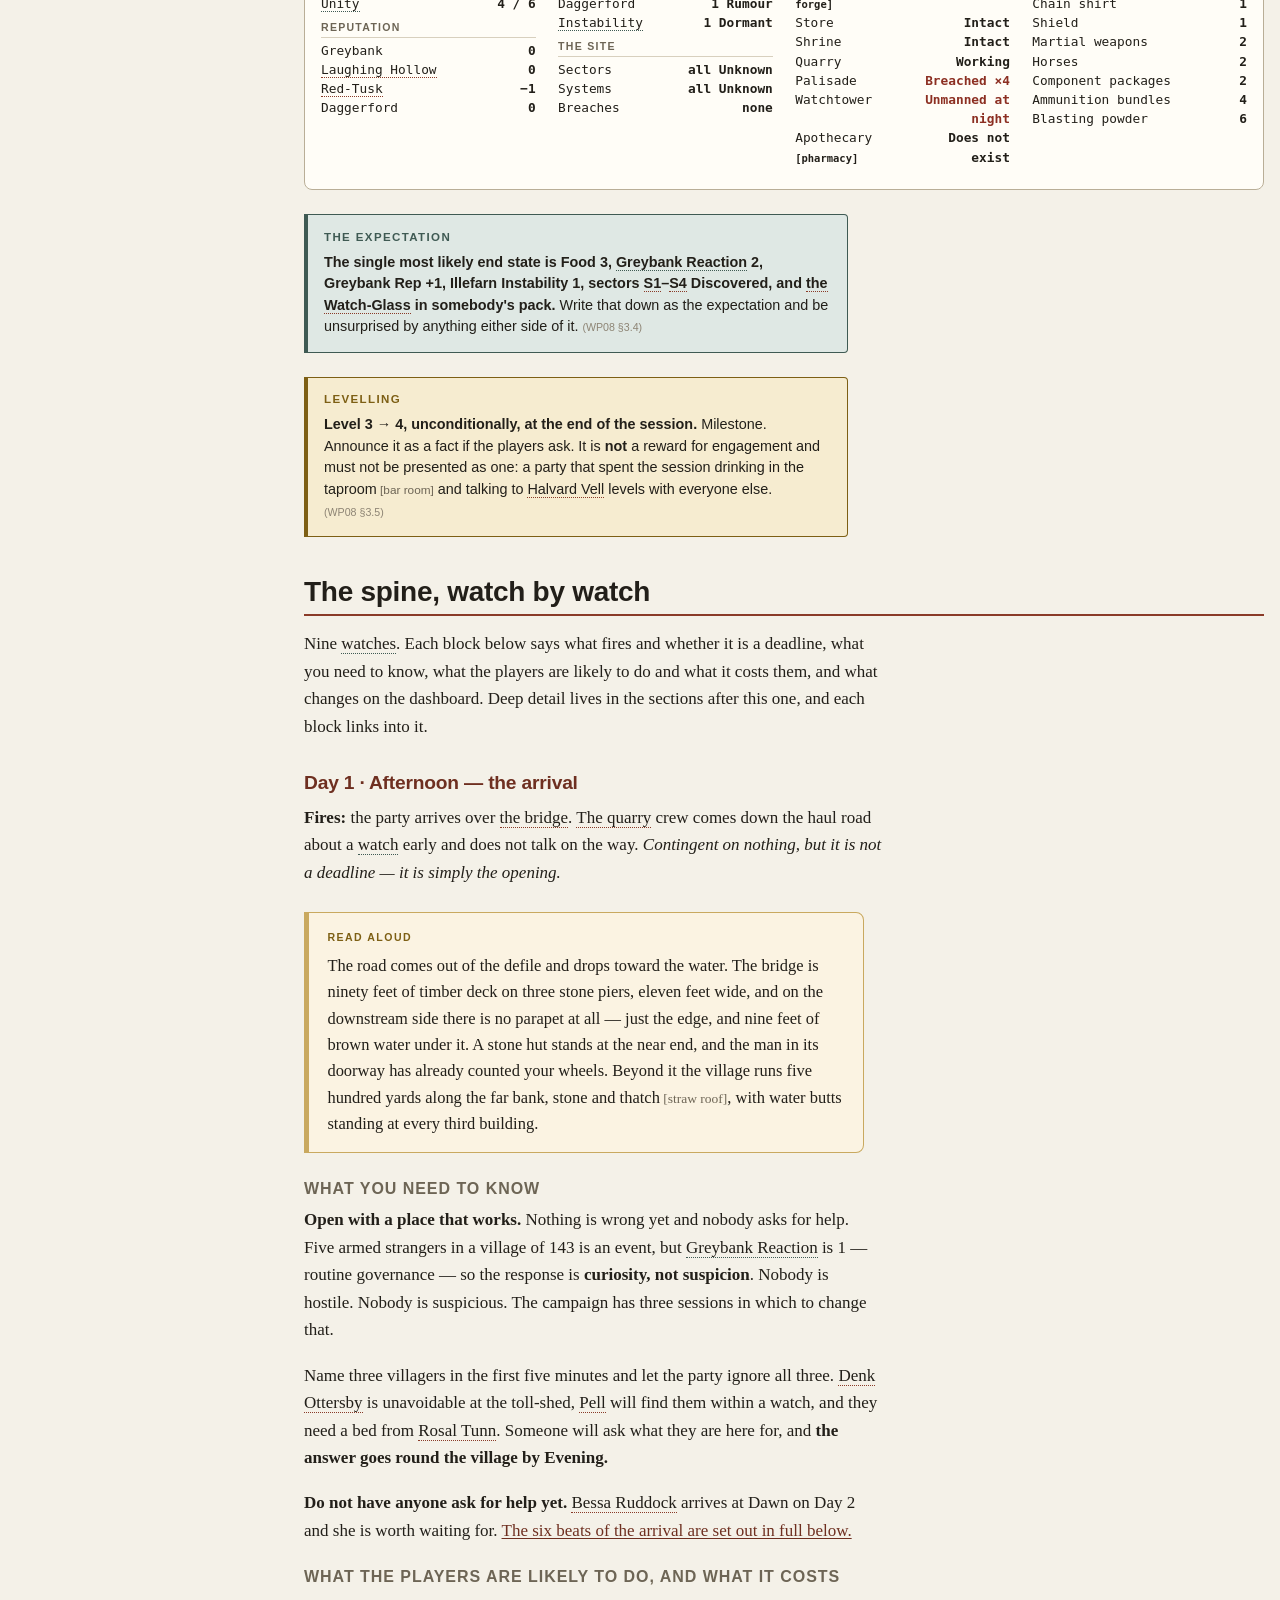
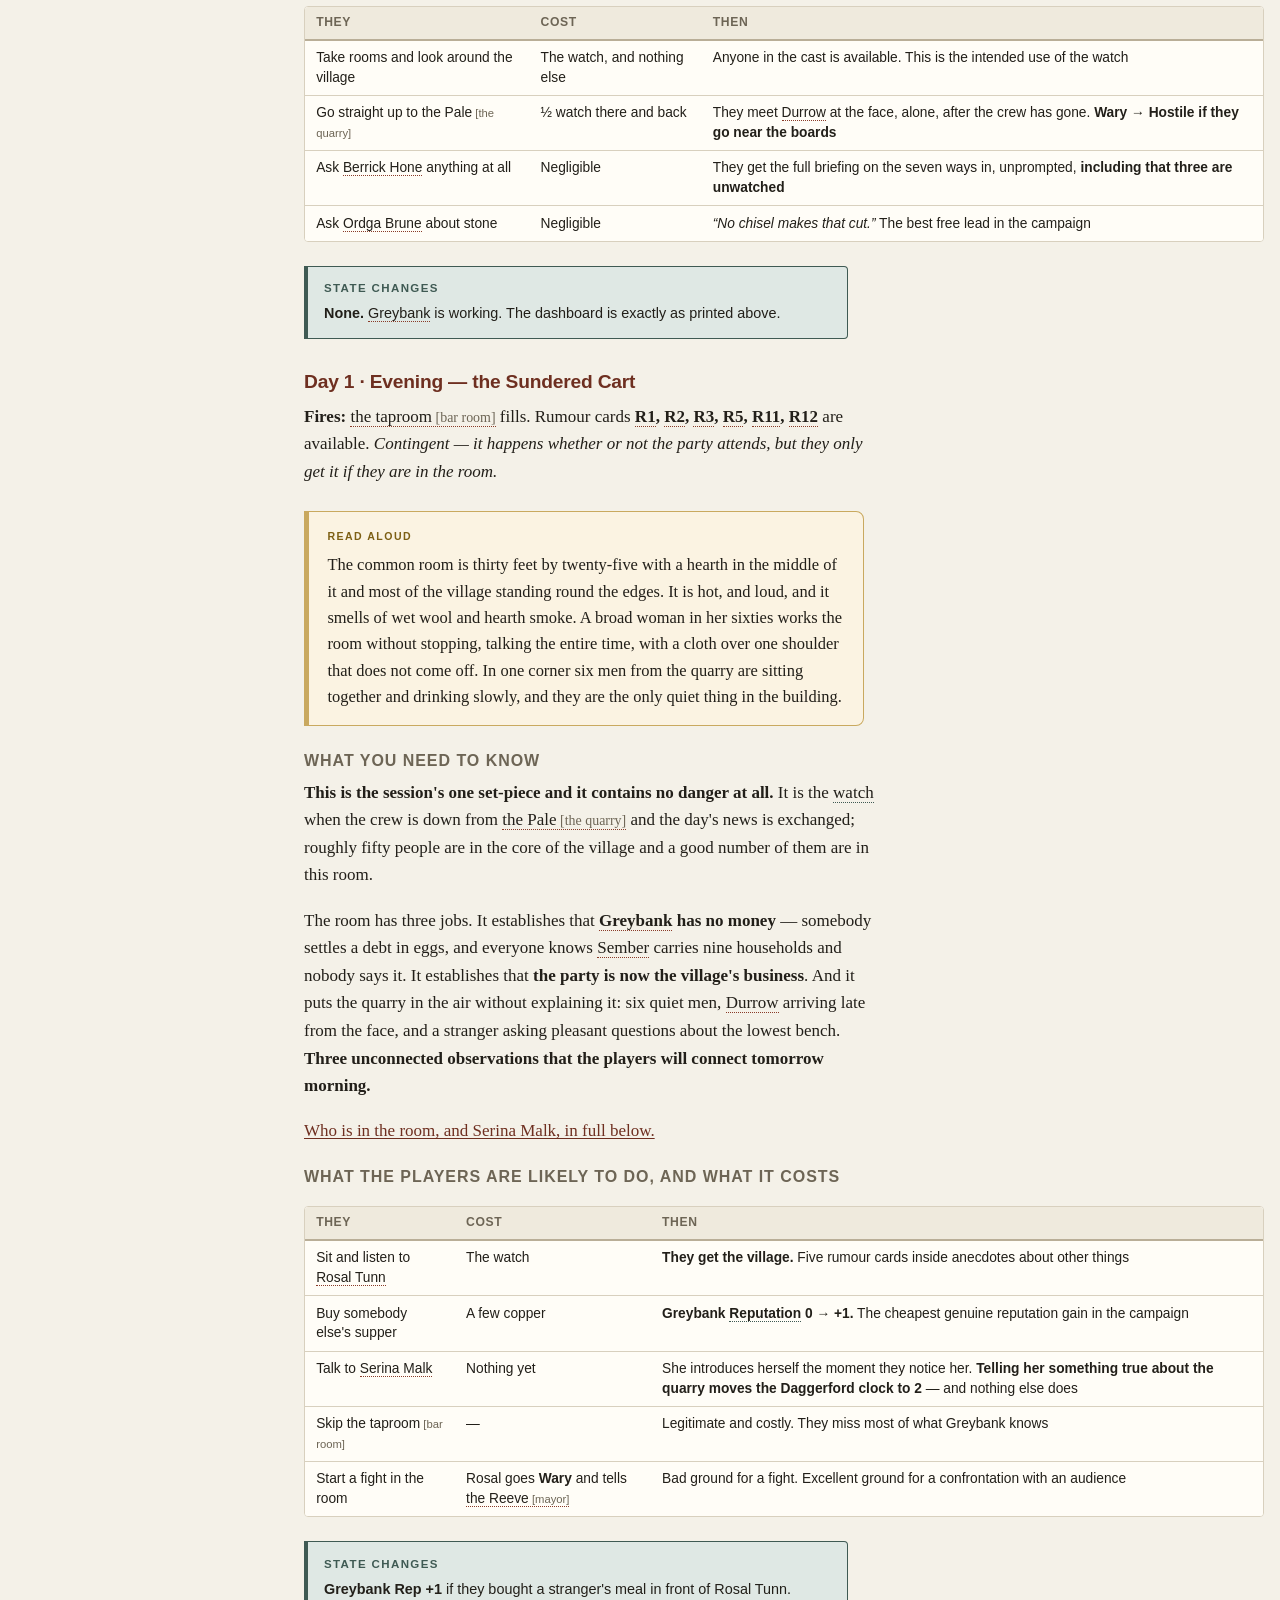
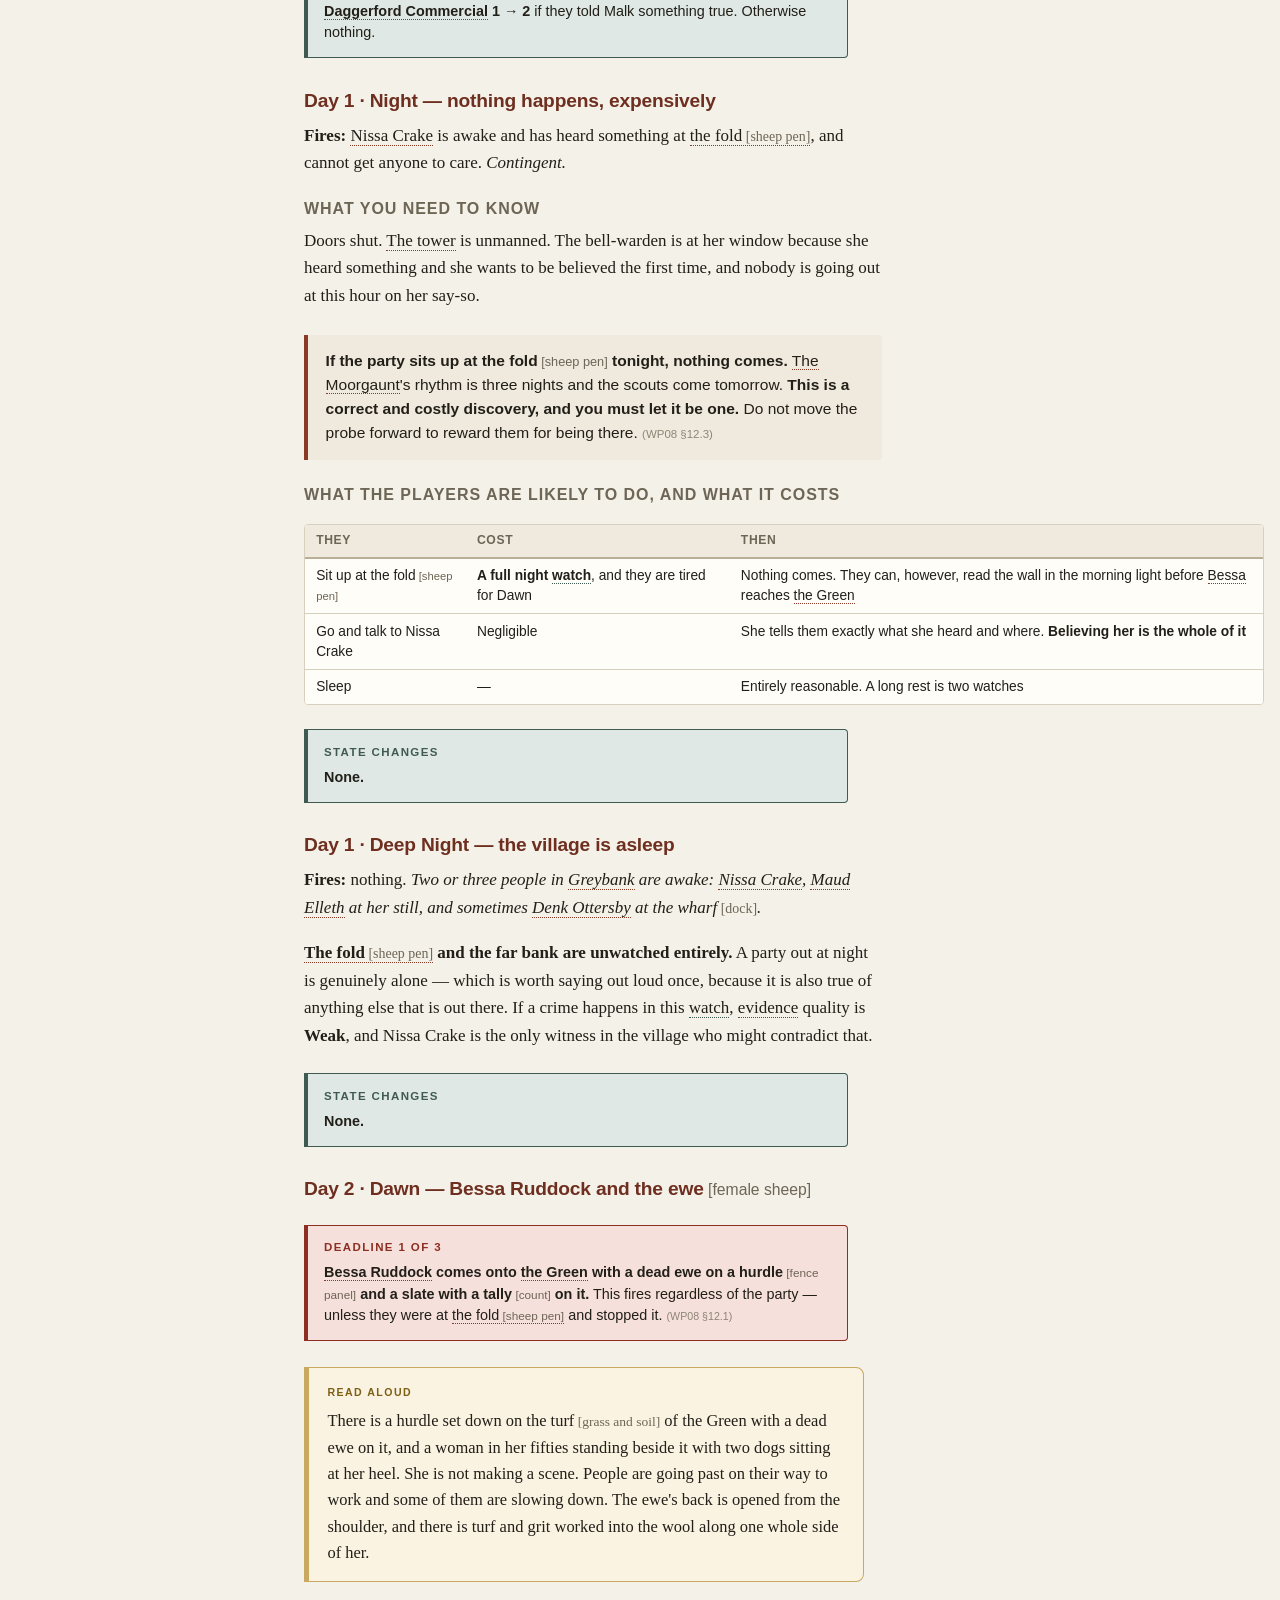
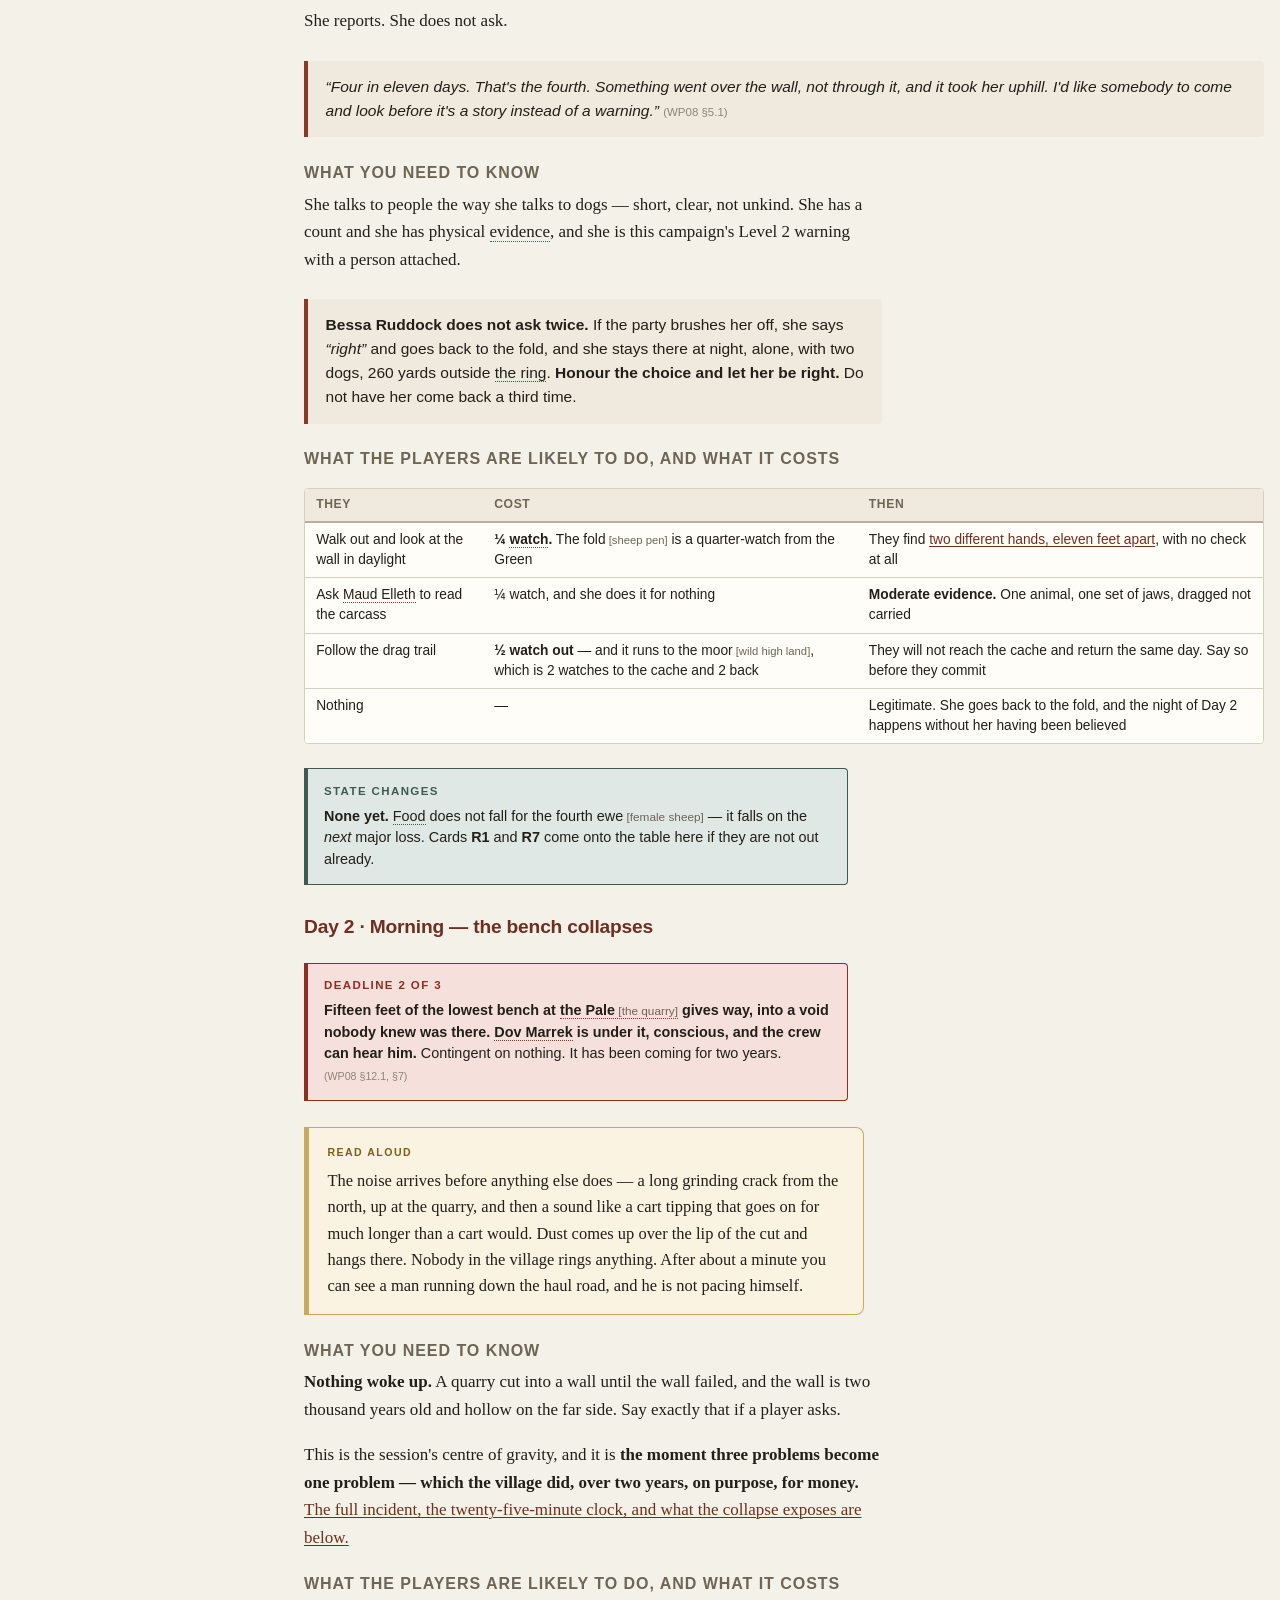
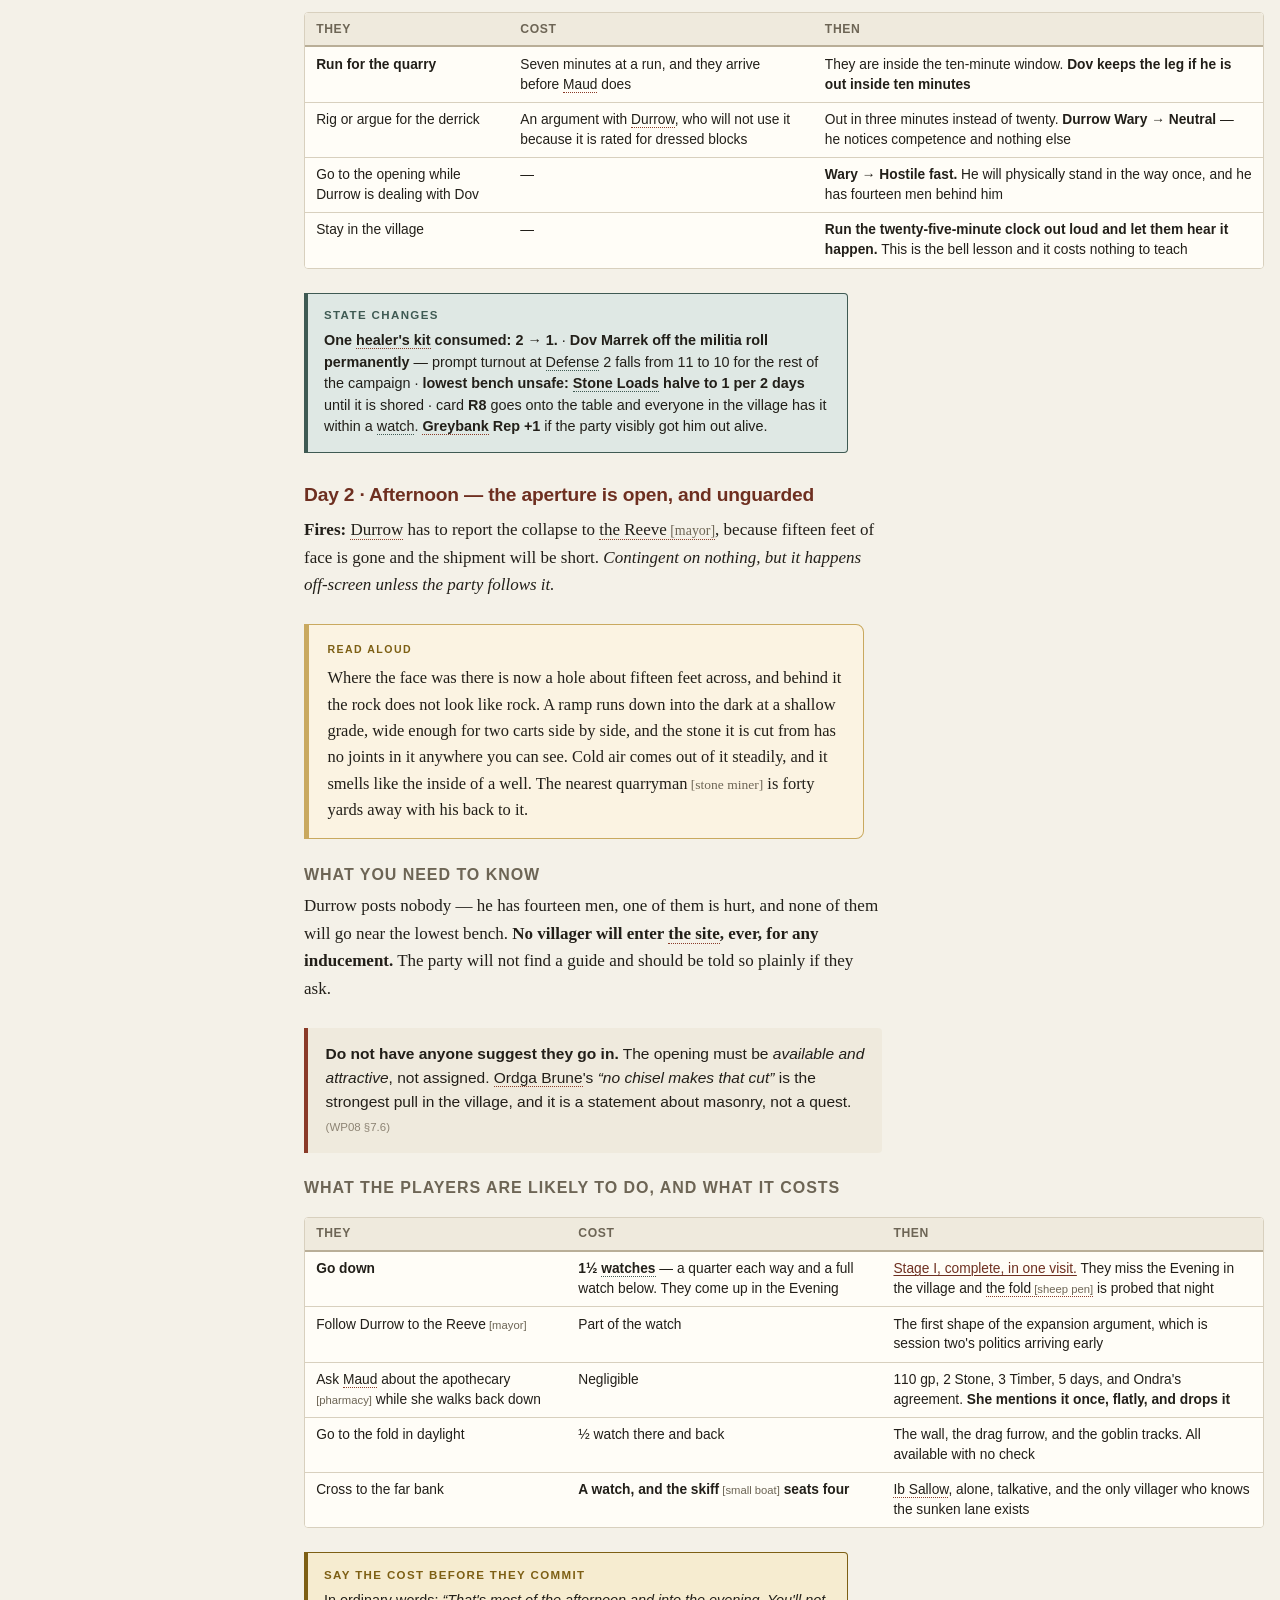
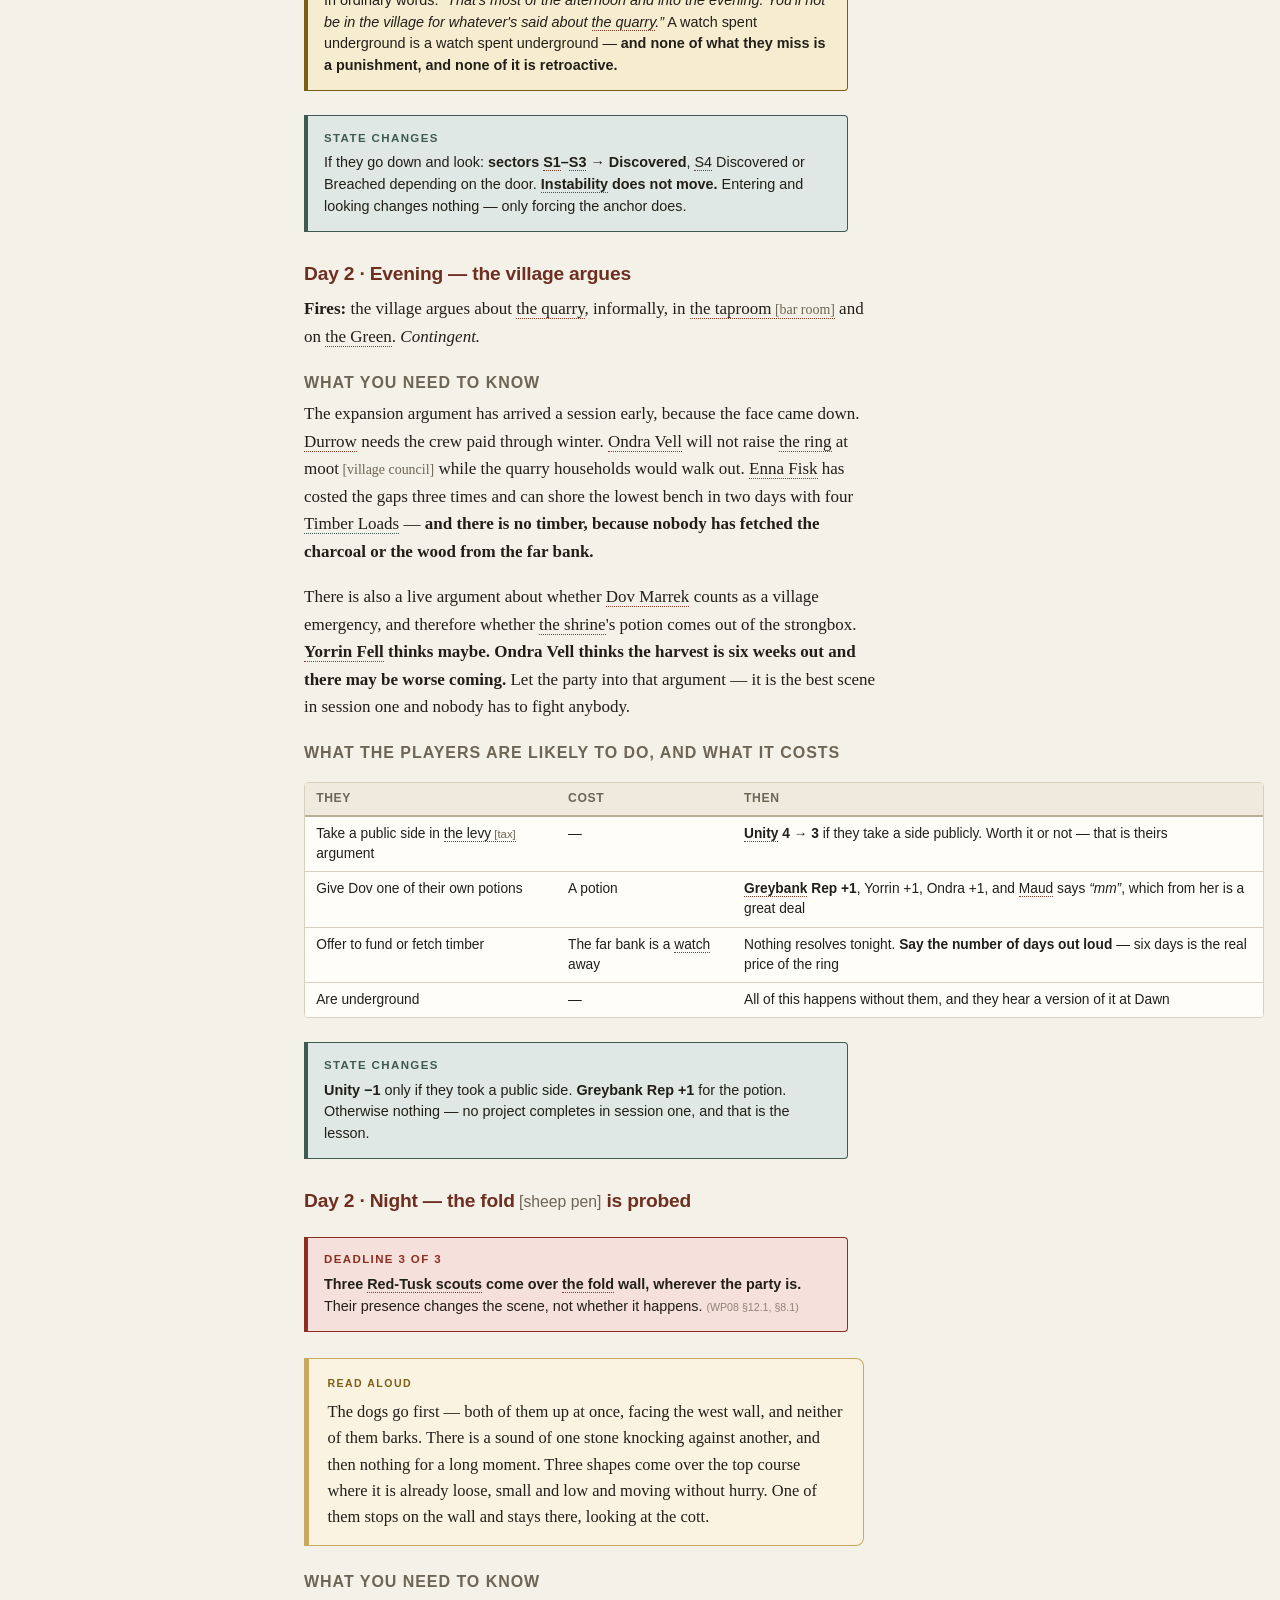
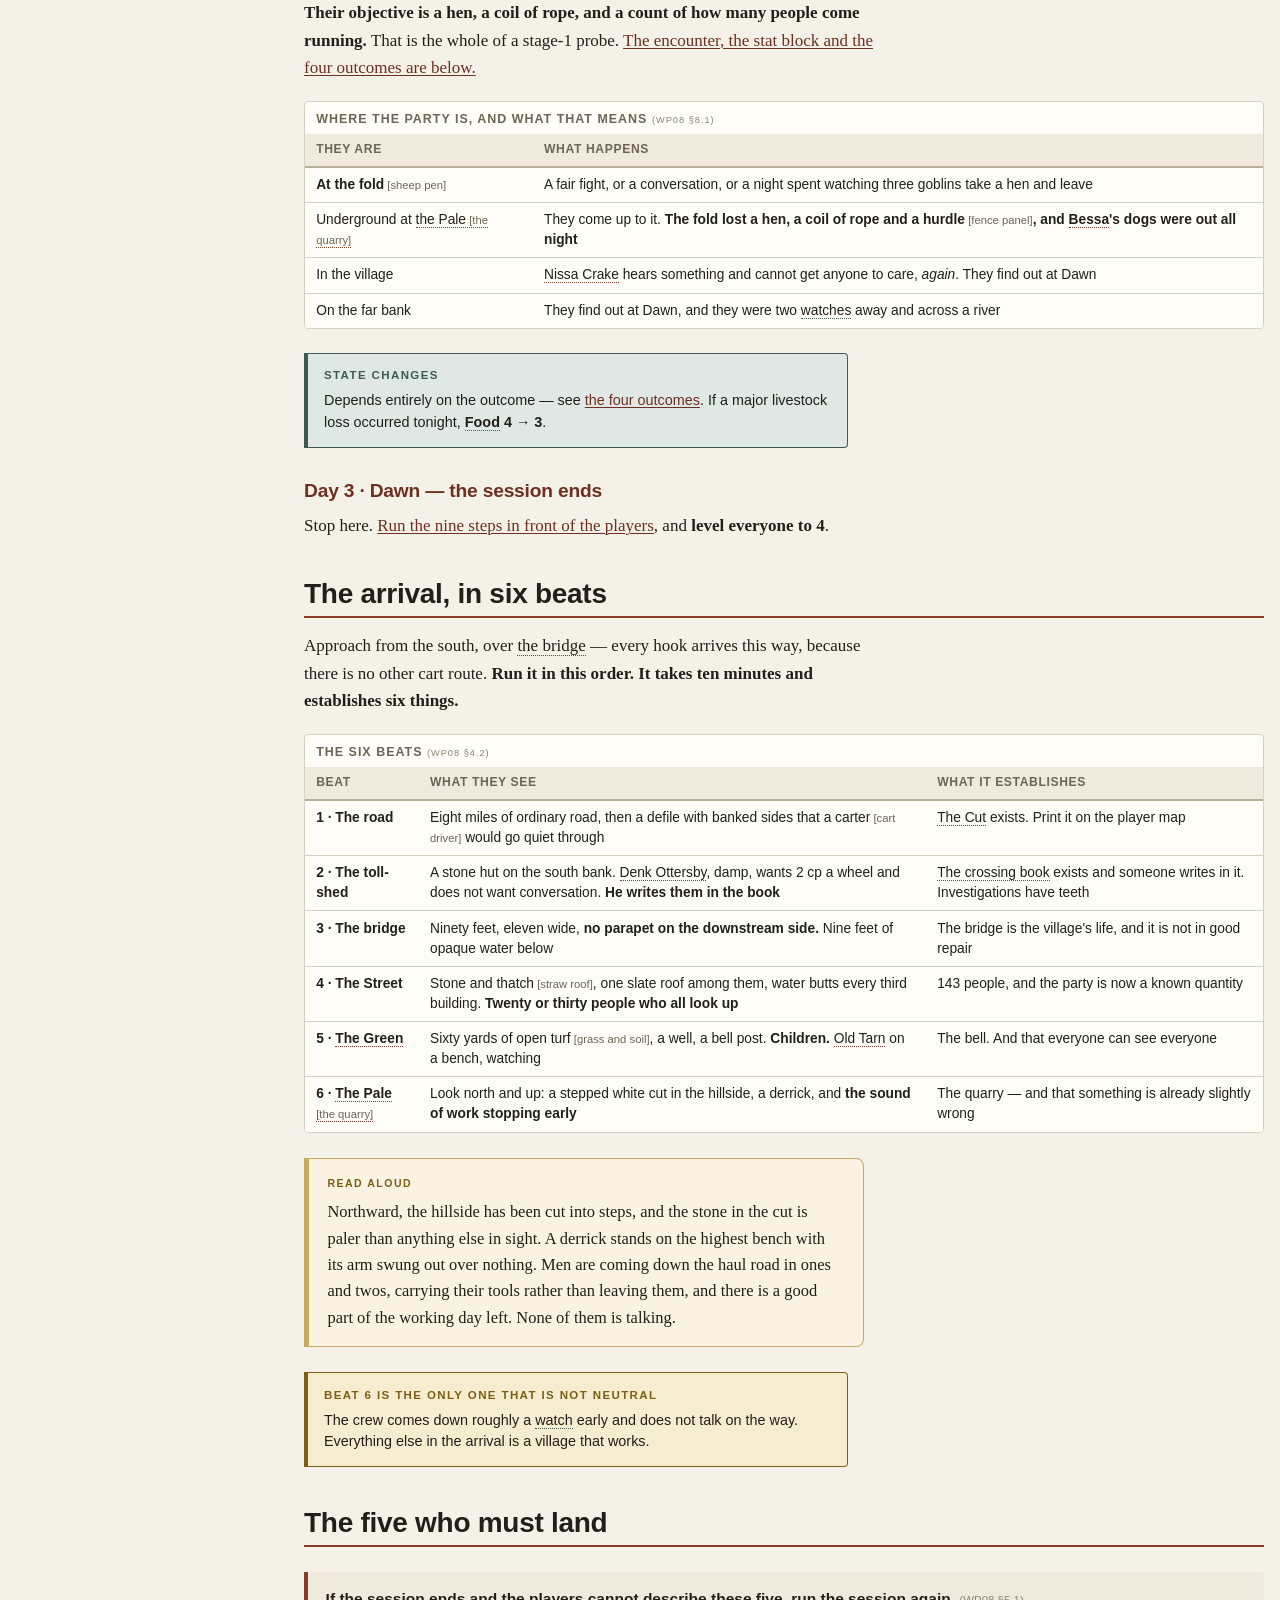
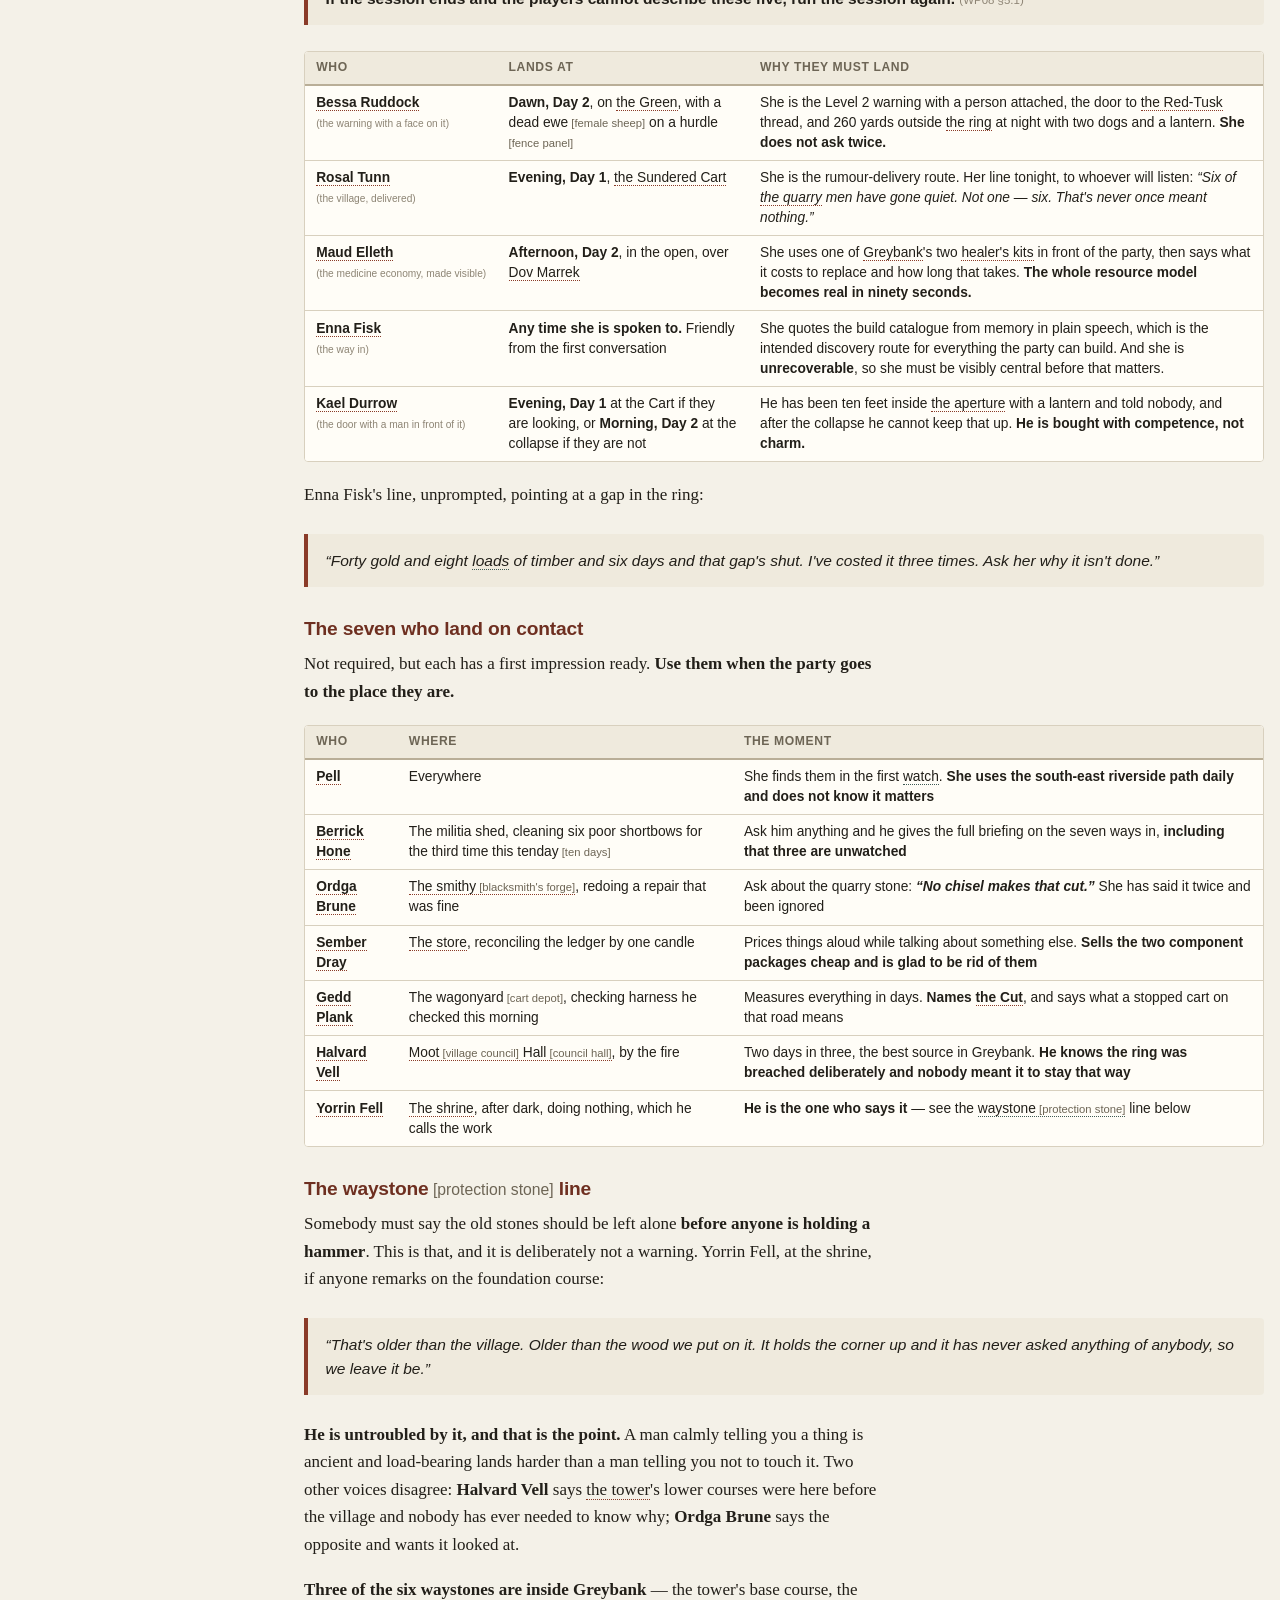
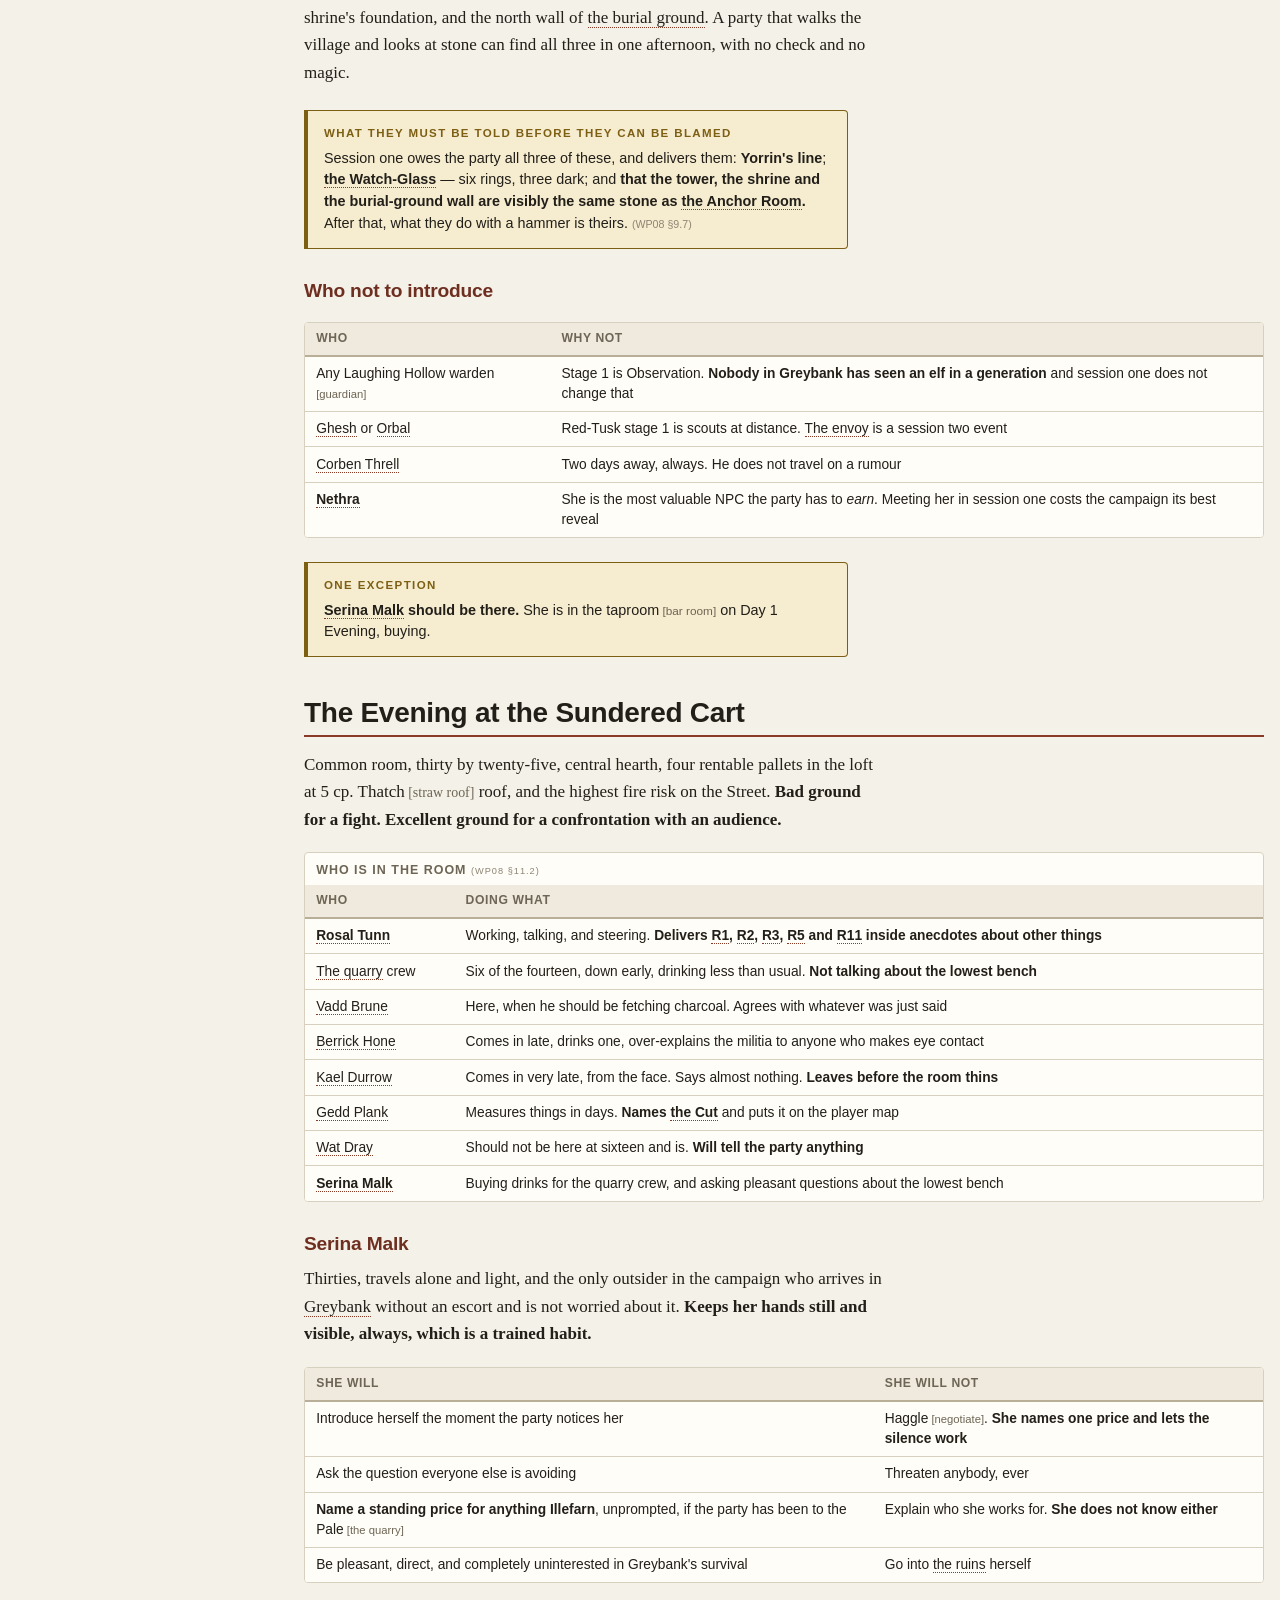
<file: The Broken March - DM Guide/03-session-one.html>
<!DOCTYPE html>
<html lang="en">
<head>
<meta charset="utf-8">
<meta name="viewport" content="width=device-width, initial-scale=1">
<title>Session One — The Broken March DM Guide</title>
<meta name="description" content="The whole of session one, watch by watch, from Day 1 Afternoon to Day 3 Dawn.">
<link rel="stylesheet" href="assets/app.css">
</head>
<body>

<a class="skip-link" href="#main">Skip to content</a>

<header data-topbar></header>

<div class="site">

  <aside data-toc></aside>

  <main id="main">

    <section class="part-page" id="part-4">
      <p class="part-label">Part 4</p>
      <h1>Session One</h1>

      <p class="deadlines no-print">
        <b>Three deadlines, and none of them waits for the party:</b>
        <a href="#d-bessa"><b>Day 2 Dawn</b> — Bessa and the ewe</a>
        <a href="#d-collapse"><b>Day 2 Morning</b> — the bench collapses</a>
        <a href="#d-probe"><b>Day 2 Night</b> — the fold is probed</a>
      </p>

      <div class="prose">
        <p class="lede">
          Two days, nine watches, three problems and three deadlines.
          <strong>This is a spine, not a script.</strong> The three deadlines fire
          whatever the party is doing; everything else is available rather than
          assigned.
        </p>
      </div>

      <section id="before-you-start">
        <h2 id="h-before">Before you start</h2>

        <div class="prose">
          <p>
            Six things session one has to do, and the thing in it that does each.
            If you are prepping in one evening, read this table and then the spine.
          </p>
        </div>

        <div class="scrollx">
          <table>
            <caption>What session one must achieve <span class="cite">WP08 §3.1</span></caption>
            <thead><tr><th>Function</th><th>Discharged by</th></tr></thead>
            <tbody>
              <tr><td>Introduce Greybank</td><td>The arrival, and the Evening at the Sundered Cart</td></tr>
              <tr><td>Establish important NPCs</td><td>Five who must land, seven who land on contact</td></tr>
              <tr><td>Establish resource scarcity</td><td><strong>A healer's kit is consumed in front of the party, and there are two</strong></td></tr>
              <tr><td>Demonstrate that the world is dangerous</td><td>The dragged sheep, and the collapse. <strong>Neither is a monster</strong></td></tr>
              <tr><td>Open the Illefarn site</td><td>The collapse exposes it — <strong>available and attractive, never mandatory</strong></td></tr>
              <tr><td>Present several simultaneous problems</td><td>Three, none mandatory, each with a written cost for being ignored</td></tr>
            </tbody>
          </table>
        </div>

        <h3 id="h-why-here">Why the party is here</h3>

        <div class="prose">
          <p>
            Pick one. <strong>None of them is a patron and none of them gives the
            party an instruction.</strong>
          </p>
        </div>

        <div class="scrollx">
          <table>
            <caption>The four hooks <span class="cite">WP08 §4.1</span></caption>
            <thead><tr><th>Hook</th><th>Gives</th><th>Does not give</th></tr></thead>
            <tbody>
              <tr>
                <td><strong>1 · Passing through, southbound</strong> — the only bridge for a day's travel, and they need a bed</td>
                <td>Total freedom, and a reason to already be at the bridge</td>
                <td>Nothing. They may leave, and the campaign lets them</td>
              </tr>
              <tr>
                <td><strong>2 · Hired by Sember Dray</strong>, by letter, to see why the cart is late</td>
                <td>A reason to talk to Gedd Plank in the first hour, and 15 gp</td>
                <td>Any authority. <strong>Sember cannot pay more and will say so</strong></td>
              </tr>
              <tr>
                <td><strong>3 · One PC is from here</strong> — the empty cott H22 is theirs</td>
                <td>Free village knowledge, an existing attitude, a household</td>
                <td>Popularity. It puts them in a specific cott with specific neighbours</td>
              </tr>
              <tr>
                <td><strong>4 · Following the stone</strong> — somebody in Daggerford said Greybank's limestone is cut wrong</td>
                <td>A reason to go to the quarry on Day 1, and a free connection to Serina Malk</td>
                <td>Any idea what that means</td>
              </tr>
            </tbody>
          </table>
        </div>

        <blockquote class="rule">
          <p>
            <strong>Recommended: hook 1 or 3.</strong> Hook 2 is safest for a group
            that wants to be told why they are somewhere, and its ceiling is
            deliberately low — 15 gp against a village that holds 260. And
            <strong>do not combine a hook with a deadline of its own.</strong> If
            the party has somewhere else to be, session one has failed before it
            starts.
          </p>
        </blockquote>

        <h3 id="h-starting-state">The state you start from</h3>

        <div class="dash">
          <div class="dash-head">
            <span>The Broken March — State</span>
            <span>Day 1 · Afternoon</span>
          </div>
          <div class="dash-cols">
            <div class="dash-block">
              <h4>Greybank</h4>
              <ul>
                <li><span>Food</span><span>4 / 6</span></li>
                <li><span>Trade</span><span>3 / 6</span></li>
                <li><span>Defense</span><span>2 / 6</span></li>
                <li><span>Unity</span><span>4 / 6</span></li>
              </ul>
              <h4>Reputation</h4>
              <ul>
                <li><span>Greybank</span><span>0</span></li>
                <li><span>Laughing Hollow</span><span>0</span></li>
                <li><span>Red-Tusk</span><span>−1</span></li>
                <li><span>Daggerford</span><span>0</span></li>
              </ul>
            </div>
            <div class="dash-block">
              <h4>Clocks</h4>
              <ul>
                <li><span>Reaction</span><span>1 Routine</span></li>
                <li><span>Hollow</span><span>1 Observation</span></li>
                <li><span>Red-Tusk</span><span>1 Scouting</span></li>
                <li><span>Daggerford</span><span>1 Rumour</span></li>
                <li><span>Instability</span><span>1 Dormant</span></li>
              </ul>
              <h4>The site</h4>
              <ul>
                <li><span>Sectors</span><span>all Unknown</span></li>
                <li><span>Systems</span><span>all Unknown</span></li>
                <li><span>Breaches</span><span>none</span></li>
              </ul>
            </div>
            <div class="dash-block">
              <h4>Infrastructure</h4>
              <ul>
                <li><span>Bridge</span><span>Intact</span></li>
                <li><span>Mill</span><span>Intact</span></li>
                <li><span>Smithy</span><span>Intact</span></li>
                <li><span>Store</span><span>Intact</span></li>
                <li><span>Shrine</span><span>Intact</span></li>
                <li><span>Quarry</span><span>Working</span></li>
                <li class="warn"><span>Palisade</span><span>Breached ×4</span></li>
                <li class="warn"><span>Watchtower</span><span>Unmanned at night</span></li>
                <li><span>Apothecary</span><span>Does not exist</span></li>
              </ul>
            </div>
            <div class="dash-block">
              <h4>Critical stock</h4>
              <ul>
                <li><span>Potions of Healing</span><span>2</span></li>
                <li><span>Healer's kits</span><span>2</span></li>
                <li><span>Antitoxin</span><span>1</span></li>
                <li><span>Chain shirt</span><span>1</span></li>
                <li><span>Shield</span><span>1</span></li>
                <li><span>Martial weapons</span><span>2</span></li>
                <li><span>Horses</span><span>2</span></li>
                <li><span>Component packages</span><span>2</span></li>
                <li><span>Ammunition bundles</span><span>4</span></li>
                <li><span>Blasting powder</span><span>6</span></li>
              </ul>
            </div>
          </div>
        </div>

        <div class="callout callout-dm">
          <span class="callout-title">The expectation</span>
          <p>
            <strong>The single most likely end state is Food 3, Greybank Reaction
            2, Greybank Rep +1, Illefarn Instability 1, sectors S1–S4 Discovered,
            and the Watch-Glass in somebody's pack.</strong> Write that down as the
            expectation and be unsurprised by anything either side of it.
            <span class="cite">WP08 §3.4</span>
          </p>
        </div>

        <div class="callout callout-warn">
          <span class="callout-title">Levelling</span>
          <p>
            <strong>Level 3 → 4, unconditionally, at the end of the session.</strong>
            Milestone. Announce it as a fact if the players ask. It is
            <strong>not</strong> a reward for engagement and must not be presented
            as one: a party that spent the session drinking in the taproom and
            talking to Halvard Vell levels with everyone else.
            <span class="cite">WP08 §3.5</span>
          </p>
        </div>
      </section>

      <!-- ============================================================== -->
      <!-- THE SPINE                                                      -->
      <!-- ============================================================== -->

      <section id="the-spine">
        <h2 id="h-spine">The spine, watch by watch</h2>

        <div class="prose">
          <p>
            Nine watches. Each block below says what fires and whether it is a
            deadline, what you need to know, what the players are likely to do and
            what it costs them, and what changes on the dashboard. Deep detail
            lives in the sections after this one, and each block links into it.
          </p>
        </div>

        <!-- ---------------- Day 1 Afternoon ---------------- -->
        <section id="w-d1-afternoon">
          <h3 id="h-d1-afternoon">Day 1 · Afternoon — the arrival</h3>

          <p class="prose"><strong>Fires:</strong> the party arrives over the
          bridge. The quarry crew comes down the haul road about a watch early and
          does not talk on the way. <em>Contingent on nothing, but it is not a
          deadline — it is simply the opening.</em></p>

          <div class="readaloud">
            <p>
              The road comes out of the defile and drops toward the water. The
              bridge is ninety feet of timber deck on three stone piers, eleven
              feet wide, and on the downstream side there is no parapet at all —
              just the edge, and nine feet of brown water under it. A stone hut
              stands at the near end, and the man in its doorway has already
              counted your wheels. Beyond it the village runs five hundred yards
              along the far bank, stone and thatch, with water butts standing at
              every third building.
            </p>
          </div>

          <div class="prose">
            <h4>What you need to know</h4>
            <p>
              <strong>Open with a place that works.</strong> Nothing is wrong yet
              and nobody asks for help. Five armed strangers in a village of 143 is
              an event, but Greybank Reaction is 1 — routine governance — so the
              response is <strong>curiosity, not suspicion</strong>. Nobody is
              hostile. Nobody is suspicious. The campaign has three sessions in
              which to change that.
            </p>
            <p>
              Name three villagers in the first five minutes and let the party
              ignore all three. Denk Ottersby is unavoidable at the toll-shed, Pell
              will find them within a watch, and they need a bed from Rosal Tunn.
              Someone will ask what they are here for, and
              <strong>the answer goes round the village by Evening.</strong>
            </p>
            <p>
              <strong>Do not have anyone ask for help yet.</strong> Bessa Ruddock
              arrives at Dawn on Day 2 and she is worth waiting for.
              <a href="#arrival">The six beats of the arrival are set out in full below.</a>
            </p>

            <h4>What the players are likely to do, and what it costs</h4>
          </div>

          <div class="scrollx">
            <table>
              <thead><tr><th>They</th><th>Cost</th><th>Then</th></tr></thead>
              <tbody>
                <tr><td>Take rooms and look around the village</td><td>The watch, and nothing else</td><td>Anyone in the cast is available. This is the intended use of the watch</td></tr>
                <tr><td>Go straight up to the Pale</td><td>½ watch there and back</td><td>They meet Durrow at the face, alone, after the crew has gone. <strong>Wary → Hostile if they go near the boards</strong></td></tr>
                <tr><td>Ask Berrick Hone anything at all</td><td>Negligible</td><td>They get the full briefing on the seven ways in, unprompted, <strong>including that three are unwatched</strong></td></tr>
                <tr><td>Ask Ordga Brune about stone</td><td>Negligible</td><td><em>“No chisel makes that cut.”</em> The best free lead in the campaign</td></tr>
              </tbody>
            </table>
          </div>

          <div class="callout callout-dm">
            <span class="callout-title">State changes</span>
            <p><strong>None.</strong> Greybank is working. The dashboard is exactly as printed above.</p>
          </div>
        </section>

        <!-- ---------------- Day 1 Evening ---------------- -->
        <section id="w-d1-evening">
          <h3 id="h-d1-evening">Day 1 · Evening — the Sundered Cart</h3>

          <p class="prose"><strong>Fires:</strong> the taproom fills. Rumour cards
          <strong>R1, R2, R3, R5, R11, R12</strong> are available.
          <em>Contingent — it happens whether or not the party attends, but they
          only get it if they are in the room.</em></p>

          <div class="readaloud">
            <p>
              The common room is thirty feet by twenty-five with a hearth in the
              middle of it and most of the village standing round the edges. It is
              hot, and loud, and it smells of wet wool and hearth smoke. A broad
              woman in her sixties works the room without stopping, talking the
              entire time, with a cloth over one shoulder that does not come off.
              In one corner six men from the quarry are sitting together and
              drinking slowly, and they are the only quiet thing in the building.
            </p>
          </div>

          <div class="prose">
            <h4>What you need to know</h4>
            <p>
              <strong>This is the session's one set-piece and it contains no danger
              at all.</strong> It is the watch when the crew is down from the Pale
              and the day's news is exchanged; roughly fifty people are in the core
              of the village and a good number of them are in this room.
            </p>
            <p>
              The room has three jobs. It establishes that
              <strong>Greybank has no money</strong> — somebody settles a debt in
              eggs, and everyone knows Sember carries nine households and nobody
              says it. It establishes that <strong>the party is now the village's
              business</strong>. And it puts the quarry in the air without
              explaining it: six quiet men, Durrow arriving late from the face, and
              a stranger asking pleasant questions about the lowest bench.
              <strong>Three unconnected observations that the players will connect
              tomorrow morning.</strong>
            </p>
            <p>
              <a href="#the-evening">Who is in the room, and Serina Malk, in full below.</a>
            </p>

            <h4>What the players are likely to do, and what it costs</h4>
          </div>

          <div class="scrollx">
            <table>
              <thead><tr><th>They</th><th>Cost</th><th>Then</th></tr></thead>
              <tbody>
                <tr><td>Sit and listen to Rosal Tunn</td><td>The watch</td><td><strong>They get the village.</strong> Five rumour cards inside anecdotes about other things</td></tr>
                <tr><td>Buy somebody else's supper</td><td>A few copper</td><td><strong>Greybank Reputation 0 → +1.</strong> The cheapest genuine reputation gain in the campaign</td></tr>
                <tr><td>Talk to Serina Malk</td><td>Nothing yet</td><td>She introduces herself the moment they notice her. <strong>Telling her something true about the quarry moves the Daggerford clock to 2</strong> — and nothing else does</td></tr>
                <tr><td>Skip the taproom</td><td>—</td><td>Legitimate and costly. They miss most of what Greybank knows</td></tr>
                <tr><td>Start a fight in the room</td><td>Rosal goes <strong>Wary</strong> and tells the Reeve</td><td>Bad ground for a fight. Excellent ground for a confrontation with an audience</td></tr>
              </tbody>
            </table>
          </div>

          <div class="callout callout-dm">
            <span class="callout-title">State changes</span>
            <p>
              <strong>Greybank Rep +1</strong> if they bought a stranger's meal in
              front of Rosal Tunn. <strong>Daggerford Commercial 1 → 2</strong> if
              they told Malk something true. Otherwise nothing.
            </p>
          </div>
        </section>

        <!-- ---------------- Day 1 Night ---------------- -->
        <section id="w-d1-night">
          <h3 id="h-d1-night">Day 1 · Night — nothing happens, expensively</h3>

          <p class="prose"><strong>Fires:</strong> Nissa Crake is awake and has
          heard something at the fold, and cannot get anyone to care.
          <em>Contingent.</em></p>

          <div class="prose">
            <h4>What you need to know</h4>
            <p>
              Doors shut. The tower is unmanned. The bell-warden is at her window
              because she heard something and she wants to be believed the first
              time, and nobody is going out at this hour on her say-so.
            </p>
            <blockquote class="rule">
              <p>
                <strong>If the party sits up at the fold tonight, nothing comes.</strong>
                The Moorgaunt's rhythm is three nights and the scouts come tomorrow.
                <strong>This is a correct and costly discovery, and you must let it
                be one.</strong> Do not move the probe forward to reward them for
                being there. <span class="cite">WP08 §12.3</span>
              </p>
            </blockquote>

            <h4>What the players are likely to do, and what it costs</h4>
          </div>

          <div class="scrollx">
            <table>
              <thead><tr><th>They</th><th>Cost</th><th>Then</th></tr></thead>
              <tbody>
                <tr><td>Sit up at the fold</td><td><strong>A full night watch</strong>, and they are tired for Dawn</td><td>Nothing comes. They can, however, read the wall in the morning light before Bessa reaches the Green</td></tr>
                <tr><td>Go and talk to Nissa Crake</td><td>Negligible</td><td>She tells them exactly what she heard and where. <strong>Believing her is the whole of it</strong></td></tr>
                <tr><td>Sleep</td><td>—</td><td>Entirely reasonable. A long rest is two watches</td></tr>
              </tbody>
            </table>
          </div>

          <div class="callout callout-dm">
            <span class="callout-title">State changes</span>
            <p><strong>None.</strong></p>
          </div>
        </section>

        <!-- ---------------- Day 1 Deep Night ---------------- -->
        <section id="w-d1-deepnight">
          <h3 id="h-d1-deepnight">Day 1 · Deep Night — the village is asleep</h3>

          <p class="prose"><strong>Fires:</strong> nothing. <em>Two or three people
          in Greybank are awake: Nissa Crake, Maud Elleth at her still, and
          sometimes Denk Ottersby at the wharf.</em></p>

          <div class="prose">
            <p>
              <strong>The fold and the far bank are unwatched entirely.</strong> A
              party out at night is genuinely alone — which is worth saying out
              loud once, because it is also true of anything else that is out
              there. If a crime happens in this watch, evidence quality is
              <strong>Weak</strong>, and Nissa Crake is the only witness in the
              village who might contradict that.
            </p>
          </div>

          <div class="callout callout-dm">
            <span class="callout-title">State changes</span>
            <p><strong>None.</strong></p>
          </div>
        </section>

        <!-- ---------------- Day 2 Dawn ---------------- -->
        <section id="w-d2-dawn">
          <h3 id="h-d2-dawn">Day 2 · Dawn — Bessa Ruddock and the ewe</h3>

          <div class="callout callout-deadline" id="d-bessa">
            <span class="callout-title">Deadline 1 of 3</span>
            <p>
              <strong>Bessa Ruddock comes onto the Green with a dead ewe on a
              hurdle and a slate with a tally on it.</strong> This fires regardless
              of the party — unless they were at the fold and stopped it.
              <span class="cite">WP08 §12.1</span>
            </p>
          </div>

          <div class="readaloud">
            <p>
              There is a hurdle set down on the turf of the Green with a dead ewe on
              it, and a woman in her fifties standing beside it with two dogs
              sitting at her heel. She is not making a scene. People are going past
              on their way to work and some of them are slowing down. The ewe's
              back is opened from the shoulder, and there is turf and grit worked
              into the wool along one whole side of her.
            </p>
          </div>

          <div class="prose">
            <p>She reports. She does not ask.</p>
          </div>

          <blockquote class="rule">
            <p>
              <em>“Four in eleven days. That's the fourth. Something went over the
              wall, not through it, and it took her uphill. I'd like somebody to
              come and look before it's a story instead of a warning.”</em>
              <span class="cite">WP08 §5.1</span>
            </p>
          </blockquote>

          <div class="prose">
            <h4>What you need to know</h4>
            <p>
              She talks to people the way she talks to dogs — short, clear, not
              unkind. She has a count and she has physical evidence, and she is
              this campaign's Level 2 warning with a person attached.
            </p>
            <blockquote class="rule">
              <p>
                <strong>Bessa Ruddock does not ask twice.</strong> If the party
                brushes her off, she says <em>“right”</em> and goes back to the
                fold, and she stays there at night, alone, with two dogs, 260 yards
                outside the ring. <strong>Honour the choice and let her be
                right.</strong> Do not have her come back a third time.
              </p>
            </blockquote>

            <h4>What the players are likely to do, and what it costs</h4>
          </div>

          <div class="scrollx">
            <table>
              <thead><tr><th>They</th><th>Cost</th><th>Then</th></tr></thead>
              <tbody>
                <tr><td>Walk out and look at the wall in daylight</td><td><strong>¼ watch.</strong> The fold is a quarter-watch from the Green</td><td>They find <a href="#p1-fold">two different hands, eleven feet apart</a>, with no check at all</td></tr>
                <tr><td>Ask Maud Elleth to read the carcass</td><td>¼ watch, and she does it for nothing</td><td><strong>Moderate evidence.</strong> One animal, one set of jaws, dragged not carried</td></tr>
                <tr><td>Follow the drag trail</td><td><strong>½ watch out</strong> — and it runs to the moor, which is 2 watches to the cache and 2 back</td><td>They will not reach the cache and return the same day. Say so before they commit</td></tr>
                <tr><td>Nothing</td><td>—</td><td>Legitimate. She goes back to the fold, and the night of Day 2 happens without her having been believed</td></tr>
              </tbody>
            </table>
          </div>

          <div class="callout callout-dm">
            <span class="callout-title">State changes</span>
            <p>
              <strong>None yet.</strong> Food does not fall for the fourth ewe — it
              falls on the <em>next</em> major loss. Cards <strong>R1</strong> and
              <strong>R7</strong> come onto the table here if they are not out
              already.
            </p>
          </div>
        </section>

        <!-- ---------------- Day 2 Morning ---------------- -->
        <section id="w-d2-morning">
          <h3 id="h-d2-morning">Day 2 · Morning — the bench collapses</h3>

          <div class="callout callout-deadline" id="d-collapse">
            <span class="callout-title">Deadline 2 of 3</span>
            <p>
              <strong>Fifteen feet of the lowest bench at the Pale gives way, into
              a void nobody knew was there. Dov Marrek is under it, conscious, and
              the crew can hear him.</strong> Contingent on nothing. It has been
              coming for two years. <span class="cite">WP08 §12.1, §7</span>
            </p>
          </div>

          <div class="readaloud">
            <p>
              The noise arrives before anything else does — a long grinding crack
              from the north, up at the quarry, and then a sound like a cart tipping
              that goes on for much longer than a cart would. Dust comes up over the
              lip of the cut and hangs there. Nobody in the village rings anything.
              After about a minute you can see a man running down the haul road, and
              he is not pacing himself.
            </p>
          </div>

          <div class="prose">
            <h4>What you need to know</h4>
            <p>
              <strong>Nothing woke up.</strong> A quarry cut into a wall until the
              wall failed, and the wall is two thousand years old and hollow on the
              far side. Say exactly that if a player asks.
            </p>
            <p>
              This is the session's centre of gravity, and it is
              <strong>the moment three problems become one problem — which the
              village did, over two years, on purpose, for money.</strong>
              <a href="#quarry-incident">The full incident, the twenty-five-minute
              clock, and what the collapse exposes are below.</a>
            </p>

            <h4>What the players are likely to do, and what it costs</h4>
          </div>

          <div class="scrollx">
            <table>
              <thead><tr><th>They</th><th>Cost</th><th>Then</th></tr></thead>
              <tbody>
                <tr><td><strong>Run for the quarry</strong></td><td>Seven minutes at a run, and they arrive before Maud does</td><td>They are inside the ten-minute window. <strong>Dov keeps the leg if he is out inside ten minutes</strong></td></tr>
                <tr><td>Rig or argue for the derrick</td><td>An argument with Durrow, who will not use it because it is rated for dressed blocks</td><td>Out in three minutes instead of twenty. <strong>Durrow Wary → Neutral</strong> — he notices competence and nothing else</td></tr>
                <tr><td>Go to the opening while Durrow is dealing with Dov</td><td>—</td><td><strong>Wary → Hostile fast.</strong> He will physically stand in the way once, and he has fourteen men behind him</td></tr>
                <tr><td>Stay in the village</td><td>—</td><td><strong>Run the twenty-five-minute clock out loud and let them hear it happen.</strong> This is the bell lesson and it costs nothing to teach</td></tr>
              </tbody>
            </table>
          </div>

          <div class="callout callout-dm">
            <span class="callout-title">State changes</span>
            <p>
              <strong>One healer's kit consumed: 2 → 1.</strong> ·
              <strong>Dov Marrek off the militia roll permanently</strong> — prompt
              turnout at Defense 2 falls from 11 to 10 for the rest of the campaign
              · <strong>lowest bench unsafe: Stone Loads halve to 1 per 2 days</strong>
              until it is shored · card <strong>R8</strong> goes onto the table and
              everyone in the village has it within a watch. <strong>Greybank Rep +1</strong>
              if the party visibly got him out alive.
            </p>
          </div>
        </section>

        <!-- ---------------- Day 2 Afternoon ---------------- -->
        <section id="w-d2-afternoon">
          <h3 id="h-d2-afternoon">Day 2 · Afternoon — the aperture is open, and unguarded</h3>

          <p class="prose"><strong>Fires:</strong> Durrow has to report the collapse
          to the Reeve, because fifteen feet of face is gone and the shipment will
          be short. <em>Contingent on nothing, but it happens off-screen unless the
          party follows it.</em></p>

          <div class="readaloud">
            <p>
              Where the face was there is now a hole about fifteen feet across, and
              behind it the rock does not look like rock. A ramp runs down into the
              dark at a shallow grade, wide enough for two carts side by side, and
              the stone it is cut from has no joints in it anywhere you can see.
              Cold air comes out of it steadily, and it smells like the inside of a
              well. The nearest quarryman is forty yards away with his back to it.
            </p>
          </div>

          <div class="prose">
            <h4>What you need to know</h4>
            <p>
              Durrow posts nobody — he has fourteen men, one of them is hurt, and
              none of them will go near the lowest bench.
              <strong>No villager will enter the site, ever, for any
              inducement.</strong> The party will not find a guide and should be
              told so plainly if they ask.
            </p>
            <blockquote class="rule">
              <p>
                <strong>Do not have anyone suggest they go in.</strong> The opening
                must be <em>available and attractive</em>, not assigned. Ordga
                Brune's <em>“no chisel makes that cut”</em> is the strongest pull in
                the village, and it is a statement about masonry, not a quest.
                <span class="cite">WP08 §7.6</span>
              </p>
            </blockquote>

            <h4>What the players are likely to do, and what it costs</h4>
          </div>

          <div class="scrollx">
            <table>
              <thead><tr><th>They</th><th>Cost</th><th>Then</th></tr></thead>
              <tbody>
                <tr><td><strong>Go down</strong></td><td><strong>1½ watches</strong> — a quarter each way and a full watch below. They come up in the Evening</td><td><a href="#stage-one">Stage I, complete, in one visit.</a> They miss the Evening in the village and the fold is probed that night</td></tr>
                <tr><td>Follow Durrow to the Reeve</td><td>Part of the watch</td><td>The first shape of the expansion argument, which is session two's politics arriving early</td></tr>
                <tr><td>Ask Maud about the apothecary while she walks back down</td><td>Negligible</td><td>110 gp, 2 Stone, 3 Timber, 5 days, and Ondra's agreement. <strong>She mentions it once, flatly, and drops it</strong></td></tr>
                <tr><td>Go to the fold in daylight</td><td>½ watch there and back</td><td>The wall, the drag furrow, and the goblin tracks. All available with no check</td></tr>
                <tr><td>Cross to the far bank</td><td><strong>A watch, and the skiff seats four</strong></td><td>Ib Sallow, alone, talkative, and the only villager who knows the sunken lane exists</td></tr>
              </tbody>
            </table>
          </div>

          <div class="callout callout-warn">
            <span class="callout-title">Say the cost before they commit</span>
            <p>
              In ordinary words: <em>“That's most of the afternoon and into the
              evening. You'll not be in the village for whatever's said about the
              quarry.”</em> A watch spent underground is a watch spent
              underground — <strong>and none of what they miss is a punishment, and
              none of it is retroactive.</strong>
            </p>
          </div>

          <div class="callout callout-dm">
            <span class="callout-title">State changes</span>
            <p>
              If they go down and look: <strong>sectors S1–S3 → Discovered</strong>,
              S4 Discovered or Breached depending on the door. <strong>Instability
              does not move.</strong> Entering and looking changes nothing — only
              forcing the anchor does.
            </p>
          </div>
        </section>

        <!-- ---------------- Day 2 Evening ---------------- -->
        <section id="w-d2-evening">
          <h3 id="h-d2-evening">Day 2 · Evening — the village argues</h3>

          <p class="prose"><strong>Fires:</strong> the village argues about the
          quarry, informally, in the taproom and on the Green. <em>Contingent.</em></p>

          <div class="prose">
            <h4>What you need to know</h4>
            <p>
              The expansion argument has arrived a session early, because the face
              came down. Durrow needs the crew paid through winter. Ondra Vell will
              not raise the ring at moot while the quarry households would walk out.
              Enna Fisk has costed the gaps three times and can shore the lowest
              bench in two days with four Timber Loads — <strong>and there is no
              timber, because nobody has fetched the charcoal or the wood from the
              far bank.</strong>
            </p>
            <p>
              There is also a live argument about whether Dov Marrek counts as a
              village emergency, and therefore whether the shrine's potion comes
              out of the strongbox. <strong>Yorrin Fell thinks maybe. Ondra Vell
              thinks the harvest is six weeks out and there may be worse
              coming.</strong> Let the party into that argument — it is the best
              scene in session one and nobody has to fight anybody.
            </p>

            <h4>What the players are likely to do, and what it costs</h4>
          </div>

          <div class="scrollx">
            <table>
              <thead><tr><th>They</th><th>Cost</th><th>Then</th></tr></thead>
              <tbody>
                <tr><td>Take a public side in the levy argument</td><td>—</td><td><strong>Unity 4 → 3</strong> if they take a side publicly. Worth it or not — that is theirs</td></tr>
                <tr><td>Give Dov one of their own potions</td><td>A potion</td><td><strong>Greybank Rep +1</strong>, Yorrin +1, Ondra +1, and Maud says <em>“mm”</em>, which from her is a great deal</td></tr>
                <tr><td>Offer to fund or fetch timber</td><td>The far bank is a watch away</td><td>Nothing resolves tonight. <strong>Say the number of days out loud</strong> — six days is the real price of the ring</td></tr>
                <tr><td>Are underground</td><td>—</td><td>All of this happens without them, and they hear a version of it at Dawn</td></tr>
              </tbody>
            </table>
          </div>

          <div class="callout callout-dm">
            <span class="callout-title">State changes</span>
            <p>
              <strong>Unity −1</strong> only if they took a public side.
              <strong>Greybank Rep +1</strong> for the potion. Otherwise nothing —
              no project completes in session one, and that is the lesson.
            </p>
          </div>
        </section>

        <!-- ---------------- Day 2 Night ---------------- -->
        <section id="w-d2-night">
          <h3 id="h-d2-night">Day 2 · Night — the fold is probed</h3>

          <div class="callout callout-deadline" id="d-probe">
            <span class="callout-title">Deadline 3 of 3</span>
            <p>
              <strong>Three Red-Tusk scouts come over the fold wall, wherever the
              party is.</strong> Their presence changes the scene, not whether it
              happens. <span class="cite">WP08 §12.1, §8.1</span>
            </p>
          </div>

          <div class="readaloud">
            <p>
              The dogs go first — both of them up at once, facing the west wall, and
              neither of them barks. There is a sound of one stone knocking against
              another, and then nothing for a long moment. Three shapes come over
              the top course where it is already loose, small and low and moving
              without hurry. One of them stops on the wall and stays there, looking
              at the cott.
            </p>
          </div>

          <div class="prose">
            <h4>What you need to know</h4>
            <p>
              <strong>Their objective is a hen, a coil of rope, and a count of how
              many people come running.</strong> That is the whole of a stage-1
              probe. <a href="#the-probe">The encounter, the stat block and the four
              outcomes are below.</a>
            </p>
          </div>

          <div class="scrollx">
            <table>
              <caption>Where the party is, and what that means <span class="cite">WP08 §8.1</span></caption>
              <thead><tr><th>They are</th><th>What happens</th></tr></thead>
              <tbody>
                <tr><td><strong>At the fold</strong></td><td>A fair fight, or a conversation, or a night spent watching three goblins take a hen and leave</td></tr>
                <tr><td>Underground at the Pale</td><td>They come up to it. <strong>The fold lost a hen, a coil of rope and a hurdle, and Bessa's dogs were out all night</strong></td></tr>
                <tr><td>In the village</td><td>Nissa Crake hears something and cannot get anyone to care, <em>again</em>. They find out at Dawn</td></tr>
                <tr><td>On the far bank</td><td>They find out at Dawn, and they were two watches away and across a river</td></tr>
              </tbody>
            </table>
          </div>

          <div class="callout callout-dm">
            <span class="callout-title">State changes</span>
            <p>
              Depends entirely on the outcome — see <a href="#the-probe">the four
              outcomes</a>. If a major livestock loss occurred tonight,
              <strong>Food 4 → 3</strong>.
            </p>
          </div>
        </section>

        <!-- ---------------- Day 3 Dawn ---------------- -->
        <section id="w-d3-dawn">
          <h3 id="h-d3-dawn">Day 3 · Dawn — the session ends</h3>

          <div class="prose">
            <p>
              Stop here. <a href="#ending">Run the nine steps in front of the
              players</a>, and <strong>level everyone to 4</strong>.
            </p>
          </div>
        </section>
      </section>

      <!-- ============================================================== -->
      <!-- DETAIL SECTIONS                                                -->
      <!-- ============================================================== -->

      <section id="arrival">
        <h2 id="h-arrival">The arrival, in six beats</h2>

        <div class="prose">
          <p>
            Approach from the south, over the bridge — every hook arrives this way,
            because there is no other cart route. <strong>Run it in this order. It
            takes ten minutes and establishes six things.</strong>
          </p>
        </div>

        <div class="scrollx">
          <table>
            <caption>The six beats <span class="cite">WP08 §4.2</span></caption>
            <thead><tr><th>Beat</th><th>What they see</th><th>What it establishes</th></tr></thead>
            <tbody>
              <tr><td><strong>1 · The road</strong></td><td>Eight miles of ordinary road, then a defile with banked sides that a carter would go quiet through</td><td>The Cut exists. Print it on the player map</td></tr>
              <tr><td><strong>2 · The toll-shed</strong></td><td>A stone hut on the south bank. Denk Ottersby, damp, wants 2 cp a wheel and does not want conversation. <strong>He writes them in the book</strong></td><td>The crossing book exists and someone writes in it. Investigations have teeth</td></tr>
              <tr><td><strong>3 · The bridge</strong></td><td>Ninety feet, eleven wide, <strong>no parapet on the downstream side.</strong> Nine feet of opaque water below</td><td>The bridge is the village's life, and it is not in good repair</td></tr>
              <tr><td><strong>4 · The Street</strong></td><td>Stone and thatch, one slate roof among them, water butts every third building. <strong>Twenty or thirty people who all look up</strong></td><td>143 people, and the party is now a known quantity</td></tr>
              <tr><td><strong>5 · The Green</strong></td><td>Sixty yards of open turf, a well, a bell post. <strong>Children.</strong> Old Tarn on a bench, watching</td><td>The bell. And that everyone can see everyone</td></tr>
              <tr><td><strong>6 · The Pale</strong></td><td>Look north and up: a stepped white cut in the hillside, a derrick, and <strong>the sound of work stopping early</strong></td><td>The quarry — and that something is already slightly wrong</td></tr>
            </tbody>
          </table>
        </div>

        <div class="readaloud">
          <p>
            Northward, the hillside has been cut into steps, and the stone in the
            cut is paler than anything else in sight. A derrick stands on the
            highest bench with its arm swung out over nothing. Men are coming down
            the haul road in ones and twos, carrying their tools rather than leaving
            them, and there is a good part of the working day left. None of them is
            talking.
          </p>
        </div>

        <div class="callout callout-warn">
          <span class="callout-title">Beat 6 is the only one that is not neutral</span>
          <p>
            The crew comes down roughly a watch early and does not talk on the way.
            Everything else in the arrival is a village that works.
          </p>
        </div>
      </section>

      <section id="five-who-land">
        <h2 id="h-five">The five who must land</h2>

        <blockquote class="rule">
          <p>
            <strong>If the session ends and the players cannot describe these five,
            run the session again.</strong> <span class="cite">WP08 §5.1</span>
          </p>
        </blockquote>

        <div class="scrollx">
          <table>
            <thead><tr><th>Who</th><th>Lands at</th><th>Why they must land</th></tr></thead>
            <tbody>
              <tr>
                <td><strong>Bessa Ruddock</strong><br><span class="cite">the warning with a face on it</span></td>
                <td><strong>Dawn, Day 2</strong>, on the Green, with a dead ewe on a hurdle</td>
                <td>She is the Level 2 warning with a person attached, the door to the Red-Tusk thread, and 260 yards outside the ring at night with two dogs and a lantern. <strong>She does not ask twice.</strong></td>
              </tr>
              <tr>
                <td><strong>Rosal Tunn</strong><br><span class="cite">the village, delivered</span></td>
                <td><strong>Evening, Day 1</strong>, the Sundered Cart</td>
                <td>She is the rumour-delivery route. Her line tonight, to whoever will listen: <em>“Six of the quarry men have gone quiet. Not one — six. That's never once meant nothing.”</em></td>
              </tr>
              <tr>
                <td><strong>Maud Elleth</strong><br><span class="cite">the medicine economy, made visible</span></td>
                <td><strong>Afternoon, Day 2</strong>, in the open, over Dov Marrek</td>
                <td>She uses one of Greybank's two healer's kits in front of the party, then says what it costs to replace and how long that takes. <strong>The whole resource model becomes real in ninety seconds.</strong></td>
              </tr>
              <tr>
                <td><strong>Enna Fisk</strong><br><span class="cite">the way in</span></td>
                <td><strong>Any time she is spoken to.</strong> Friendly from the first conversation</td>
                <td>She quotes the build catalogue from memory in plain speech, which is the intended discovery route for everything the party can build. And she is <strong>unrecoverable</strong>, so she must be visibly central before that matters.</td>
              </tr>
              <tr>
                <td><strong>Kael Durrow</strong><br><span class="cite">the door with a man in front of it</span></td>
                <td><strong>Evening, Day 1</strong> at the Cart if they are looking, or <strong>Morning, Day 2</strong> at the collapse if they are not</td>
                <td>He has been ten feet inside the aperture with a lantern and told nobody, and after the collapse he cannot keep that up. <strong>He is bought with competence, not charm.</strong></td>
              </tr>
            </tbody>
          </table>
        </div>

        <div class="prose">
          <p>Enna Fisk's line, unprompted, pointing at a gap in the ring:</p>
        </div>

        <blockquote class="rule">
          <p>
            <em>“Forty gold and eight loads of timber and six days and that gap's
            shut. I've costed it three times. Ask her why it isn't done.”</em>
          </p>
        </blockquote>

        <h3 id="h-seven">The seven who land on contact</h3>

        <div class="prose">
          <p>
            Not required, but each has a first impression ready.
            <strong>Use them when the party goes to the place they are.</strong>
          </p>
        </div>

        <div class="scrollx">
          <table>
            <thead><tr><th>Who</th><th>Where</th><th>The moment</th></tr></thead>
            <tbody>
              <tr><td><strong>Pell</strong></td><td>Everywhere</td><td>She finds them in the first watch. <strong>She uses the south-east riverside path daily and does not know it matters</strong></td></tr>
              <tr><td><strong>Berrick Hone</strong></td><td>The militia shed, cleaning six poor shortbows for the third time this tenday</td><td>Ask him anything and he gives the full briefing on the seven ways in, <strong>including that three are unwatched</strong></td></tr>
              <tr><td><strong>Ordga Brune</strong></td><td>The smithy, redoing a repair that was fine</td><td>Ask about the quarry stone: <strong><em>“No chisel makes that cut.”</em></strong> She has said it twice and been ignored</td></tr>
              <tr><td><strong>Sember Dray</strong></td><td>The store, reconciling the ledger by one candle</td><td>Prices things aloud while talking about something else. <strong>Sells the two component packages cheap and is glad to be rid of them</strong></td></tr>
              <tr><td><strong>Gedd Plank</strong></td><td>The wagonyard, checking harness he checked this morning</td><td>Measures everything in days. <strong>Names the Cut</strong>, and says what a stopped cart on that road means</td></tr>
              <tr><td><strong>Halvard Vell</strong></td><td>Moot Hall, by the fire</td><td>Two days in three, the best source in Greybank. <strong>He knows the ring was breached deliberately and nobody meant it to stay that way</strong></td></tr>
              <tr><td><strong>Yorrin Fell</strong></td><td>The shrine, after dark, doing nothing, which he calls the work</td><td><strong>He is the one who says it</strong> — see the waystone line below</td></tr>
            </tbody>
          </table>
        </div>

        <h3 id="h-waystone-line">The waystone line</h3>

        <div class="prose">
          <p>
            Somebody must say the old stones should be left alone
            <strong>before anyone is holding a hammer</strong>. This is that, and it
            is deliberately not a warning. Yorrin Fell, at the shrine, if anyone
            remarks on the foundation course:
          </p>
        </div>

        <blockquote class="rule">
          <p>
            <em>“That's older than the village. Older than the wood we put on it. It
            holds the corner up and it has never asked anything of anybody, so we
            leave it be.”</em>
          </p>
        </blockquote>

        <div class="prose">
          <p>
            <strong>He is untroubled by it, and that is the point.</strong> A man
            calmly telling you a thing is ancient and load-bearing lands harder than
            a man telling you not to touch it. Two other voices disagree:
            <strong>Halvard Vell</strong> says the tower's lower courses were here
            before the village and nobody has ever needed to know why;
            <strong>Ordga Brune</strong> says the opposite and wants it looked at.
          </p>
          <p>
            <strong>Three of the six waystones are inside Greybank</strong> — the
            tower's base course, the shrine's foundation, and the north wall of the
            burial ground. A party that walks the village and looks at stone can
            find all three in one afternoon, with no check and no magic.
          </p>
        </div>

        <div class="callout callout-warn">
          <span class="callout-title">What they must be told before they can be blamed</span>
          <p>
            Session one owes the party all three of these, and delivers them:
            <strong>Yorrin's line</strong>; <strong>the Watch-Glass</strong> — six
            rings, three dark; and <strong>that the tower, the shrine and the
            burial-ground wall are visibly the same stone as the Anchor Room.</strong>
            After that, what they do with a hammer is theirs.
            <span class="cite">WP08 §9.7</span>
          </p>
        </div>

        <h3 id="h-not-yet">Who not to introduce</h3>

        <div class="scrollx">
          <table>
            <thead><tr><th>Who</th><th>Why not</th></tr></thead>
            <tbody>
              <tr><td>Any Laughing Hollow warden</td><td>Stage 1 is Observation. <strong>Nobody in Greybank has seen an elf in a generation</strong> and session one does not change that</td></tr>
              <tr><td>Ghesh or Orbal</td><td>Red-Tusk stage 1 is scouts at distance. The envoy is a session two event</td></tr>
              <tr><td>Corben Threll</td><td>Two days away, always. He does not travel on a rumour</td></tr>
              <tr><td><strong>Nethra</strong></td><td>She is the most valuable NPC the party has to <em>earn</em>. Meeting her in session one costs the campaign its best reveal</td></tr>
            </tbody>
          </table>
        </div>

        <div class="callout callout-warn">
          <span class="callout-title">One exception</span>
          <p><strong>Serina Malk should be there.</strong> She is in the taproom on Day 1 Evening, buying.</p>
        </div>
      </section>

      <section id="the-evening">
        <h2 id="h-evening">The Evening at the Sundered Cart</h2>

        <div class="prose">
          <p>
            Common room, thirty by twenty-five, central hearth, four rentable
            pallets in the loft at 5 cp. Thatch roof, and the highest fire risk on
            the Street. <strong>Bad ground for a fight. Excellent ground for a
            confrontation with an audience.</strong>
          </p>
        </div>

        <div class="scrollx">
          <table>
            <caption>Who is in the room <span class="cite">WP08 §11.2</span></caption>
            <thead><tr><th>Who</th><th>Doing what</th></tr></thead>
            <tbody>
              <tr><td><strong>Rosal Tunn</strong></td><td>Working, talking, and steering. <strong>Delivers R1, R2, R3, R5 and R11 inside anecdotes about other things</strong></td></tr>
              <tr><td>The quarry crew</td><td>Six of the fourteen, down early, drinking less than usual. <strong>Not talking about the lowest bench</strong></td></tr>
              <tr><td>Vadd Brune</td><td>Here, when he should be fetching charcoal. Agrees with whatever was just said</td></tr>
              <tr><td>Berrick Hone</td><td>Comes in late, drinks one, over-explains the militia to anyone who makes eye contact</td></tr>
              <tr><td>Kael Durrow</td><td>Comes in very late, from the face. Says almost nothing. <strong>Leaves before the room thins</strong></td></tr>
              <tr><td>Gedd Plank</td><td>Measures things in days. <strong>Names the Cut</strong> and puts it on the player map</td></tr>
              <tr><td>Wat Dray</td><td>Should not be here at sixteen and is. <strong>Will tell the party anything</strong></td></tr>
              <tr><td><strong>Serina Malk</strong></td><td>Buying drinks for the quarry crew, and asking pleasant questions about the lowest bench</td></tr>
            </tbody>
          </table>
        </div>

        <h3 id="h-malk">Serina Malk</h3>

        <div class="prose">
          <p>
            Thirties, travels alone and light, and the only outsider in the campaign
            who arrives in Greybank without an escort and is not worried about it.
            <strong>Keeps her hands still and visible, always, which is a trained
            habit.</strong>
          </p>
        </div>

        <div class="scrollx">
          <table>
            <thead><tr><th>She will</th><th>She will not</th></tr></thead>
            <tbody>
              <tr><td>Introduce herself the moment the party notices her</td><td>Haggle. <strong>She names one price and lets the silence work</strong></td></tr>
              <tr><td>Ask the question everyone else is avoiding</td><td>Threaten anybody, ever</td></tr>
              <tr><td><strong>Name a standing price for anything Illefarn</strong>, unprompted, if the party has been to the Pale</td><td>Explain who she works for. <strong>She does not know either</strong></td></tr>
              <tr><td>Be pleasant, direct, and completely uninterested in Greybank's survival</td><td>Go into the ruins herself</td></tr>
            </tbody>
          </table>
        </div>

        <blockquote class="rule">
          <p>
            <strong>The Daggerford clock does not move because Malk is present.</strong>
            It moves when an artifact, or an account of one, reaches Daggerford —
            which means it moves <strong>when the party tells her something
            true</strong>, and not before. If they ignore her she keeps buying
            drinks and the clock stays at 1. <span class="cite">WP08 §11.3</span>
          </p>
        </blockquote>

        <div class="callout callout-dm">
          <span class="callout-title">Three things the room should do</span>
          <p>
            <strong>1.</strong> Establish that Greybank has no money — somebody
            settles a debt in eggs. <strong>2.</strong> Establish that the party is
            now the village's business; by the end of the watch everyone knows what
            they said they were here for. <strong>3.</strong> Put the quarry in the
            air without explaining it.
          </p>
        </div>
      </section>

      <section id="three-problems">
        <h2 id="h-problems">The three problems, and what ignoring them costs</h2>

        <div class="prose">
          <p>
            Three, simultaneous, <strong>none mandatory</strong>, each with a written
            cost across all four sessions. Each is a <em>door</em> rather than a
            quest: the fold opens the Red-Tusk thread, the Pale opens the site, the
            far bank opens the Laughing Hollow. <strong>The party may take none of
            them and the campaign still runs.</strong>
          </p>
        </div>

        <section id="p1-fold">
          <h3 id="h-p1">P1 — The Fold</h3>

          <div class="prose">
            <p>
              <strong>Four sheep gone in eleven days.</strong> The fold is 260 yards
              from the Green, outside the ring, unlit, and 26 rounds away at a run —
              longer at night with no light. At Defense 2 the militia takes twenty
              minutes to muster. <strong>Anything that happens at the fold is
              finished before the village arrives.</strong>
            </p>
            <p>
              <strong>Two things are taking from the fold, and in session one the
              party can still tell them apart.</strong> That is the staging decision,
              and it matters: from session two both take livestock and the diagnosis
              gets hard. A party that does the easy work early has bought itself the
              harder answer.
            </p>
          </div>

          <div class="scrollx">
            <table>
              <caption>The two hands <span class="cite">WP08 §6.1</span></caption>
              <thead><tr><th></th><th>The Moorgaunt</th><th>Red-Tusk scouts</th></tr></thead>
              <tbody>
                <tr>
                  <td><strong>Session 1 behaviour</strong></td>
                  <td><strong>Takes whole sheep.</strong> Over the wall, top course broken, dragged west and uphill. One, then three quiet nights, then one</td>
                  <td><strong>Takes what will not be missed</strong> — a hen, a coil of rope, a hurdle. Stones moved and put back badly. Dogs unsettled two nights running</td>
                </tr>
                <tr>
                  <td><strong>Visible to the party</strong></td>
                  <td><strong>Yes — this is the dead ewe Bessa brings in at Dawn</strong></td>
                  <td>Only if they look at the wall, or ask Bessa about the dogs</td>
                </tr>
                <tr>
                  <td><strong>From session 2</strong></td>
                  <td>Unchanged</td>
                  <td><strong>Livestock.</strong> Their food fails, and then both are taking animals</td>
                </tr>
              </tbody>
            </table>
          </div>

          <div class="callout callout-dm">
            <span class="callout-title">What they can find, with no check at all</span>
            <p>
              <strong>The wall:</strong> top course broken outward, going over.
              Stones moved and replaced badly, going through.
              <strong>Two different hands, in two different places, eleven feet
              apart.</strong> · <strong>The drag furrow</strong>, west and uphill,
              still visible in wet grass. · <strong>Goblin tracks</strong>, small,
              unmistakable, and <em>careful</em> — nothing taken that a careless
              person would miss. · <strong>Bessa's slate</strong>, which has the
              rhythm on it if anyone reads dates.
            </p>
          </div>

          <div class="scrollx">
            <table>
              <caption>If ignored <span class="cite">WP08 §6.1</span></caption>
              <thead><tr><th>By end of</th><th>What happens</th></tr></thead>
              <tbody>
                <tr><td><strong>Session 1</strong></td><td>Another animal on the night of Day 2, or the probe. <strong>Food 4 → 3</strong> on the first major loss</td></tr>
                <tr><td><strong>Session 2</strong></td><td>Their food fails. <strong>Red-Tusk → stage 2.</strong> Livestock at the fold, and <strong>the envoy comes</strong></td></tr>
                <tr><td><strong>Session 3</strong></td><td><strong>Z4 → Escalation.</strong> If nobody has answered Orbal, the branch resolves — and with nothing to point at, <strong>Ghesh wins</strong></td></tr>
                <tr><td><strong>Session 4</strong></td><td><strong>W5.</strong> The road watched, messengers stopping, <strong>Trade −1</strong>. Bessa has lost the flock or is dead</td></tr>
              </tbody>
            </table>
          </div>
        </section>

        <section id="p2-pale">
          <h3 id="h-p2">P2 — The Pale</h3>

          <div class="prose">
            <p>
              The quarry employs fourteen of Greybank's eighty-five able adults and
              is the reason the village exists. <strong>Nine of the eighteen militia
              are quarry crew.</strong> At the north end of the lowest bench there is
              an opening that is not natural and that the crew did not cut. Durrow
              has boarded it over, told the crew to leave it alone,
              <strong>and the boards are already loose because he checks them.</strong>
            </p>
            <p>
              <strong>Sabel Quist will not work the lowest bench and cannot say
              why.</strong> Six bunkhouse men have gone quiet. Rosal Tunn has noticed
              and does not know what it means.
            </p>
          </div>

          <div class="scrollx">
            <table>
              <caption>The three questions the Pale is actually about <span class="cite">WP08 §6.2</span></caption>
              <thead><tr><th>Question</th><th>Who holds it</th><th>What it costs to answer</th></tr></thead>
              <tbody>
                <tr><td><strong>What is behind the boards?</strong></td><td>Durrow, ten feet of it</td><td>Going in. <strong>One watch</strong></td></tr>
                <tr><td><strong>Should the quarry expand?</strong></td><td>Ondra Vell, at moot</td><td>90 gp, 2 Timber, 6 days, <strong>and Illefarn Instability +1, stated in advance</strong></td></tr>
                <tr><td><strong>Who works the lowest bench now?</strong></td><td>Durrow, and fourteen men</td><td><strong>Nothing the party can pay</strong></td></tr>
              </tbody>
            </table>
          </div>

          <blockquote class="rule">
            <p>
              <strong>The Pale is the campaign's only route to prosperity and its
              only route to catastrophe, and they are the same route.</strong> Say
              the price out loud when it is offered. Both halves of it are real.
            </p>
          </blockquote>

          <div class="scrollx">
            <table>
              <caption>If ignored <span class="cite">WP08 §6.2</span></caption>
              <thead><tr><th>By end of</th><th>What happens</th></tr></thead>
              <tbody>
                <tr><td><strong>Session 1</strong></td><td>The bench is shored or it is not. If not, the quarry works the upper benches only: <strong>Stone Loads halve to 1 per 2 days</strong></td></tr>
                <tr><td><strong>Session 2</strong></td><td>Durrow brings expansion to moot because the crew must be paid through winter. <strong>The argument is the session's politics</strong></td></tr>
                <tr><td><strong>Session 3</strong></td><td>Approved: <strong>Trade +1 and Instability +1</strong>, and the cut runs toward the aperture. Refused: <strong>the crew starts leaving for Daggerford</strong></td></tr>
                <tr><td><strong>Session 4</strong></td><td><strong>Illefarn stays at 1 if nobody ever opens it.</strong> The site does not wake by itself</td></tr>
              </tbody>
            </table>
          </div>
        </section>

        <section id="p3-far-bank">
          <h3 id="h-p3">P3 — The Far Bank</h3>

          <div class="prose">
            <p>
              <strong>Mundane, mechanical, and the quietest of the three. Its danger
              is positional.</strong> Ib Sallow's charcoal is four days late. He is
              across the river tending clamps that cannot be left, alone,
              <strong>out of earshot of the bell</strong>. Nobody has fetched it
              because Vadd Brune has been in the taproom instead.
            </p>
            <p>
              <strong>Nothing has happened to Ib.</strong> He is fine, he is lonely,
              and he will talk for an hour if anyone crosses.
            </p>
          </div>

          <div class="scrollx">
            <table>
              <caption>The mechanical bite <span class="cite">WP08 §6.3</span></caption>
              <thead><tr><th>Consequence</th><th>Rule</th></tr></thead>
              <tbody>
                <tr><td>Forge output falls without charcoal</td><td><strong>Ammunition replenishment stops</strong> without charcoal supply from the camp</td></tr>
                <tr><td><strong>Timber Loads → 0 per day</strong></td><td>Every building project stalls. Enna Fisk will say so before anyone else notices</td></tr>
                <tr><td>Ordga's mood</td><td>She will not chase it. She will simply <strong>refuse work she cannot do properly</strong></td></tr>
              </tbody>
            </table>
          </div>

          <div class="callout callout-dm">
            <span class="callout-title">Why it is a door</span>
            <p>
              Crossing puts the party on the route the Laughing Hollow uses to reach
              the village — <strong>entirely under cover</strong>. They will not meet
              a warden in session one. What they can find: <strong>the sunken lane
              exists and Ib is the only villager who knows it</strong>; Ib has felt
              watched for years and says so, and nobody in Greybank believes him;
              and cut branches, all old, none rotting where they fell.
            </p>
          </div>

          <div class="scrollx">
            <table>
              <caption>If ignored <span class="cite">WP08 §6.3</span></caption>
              <thead><tr><th>By end of</th><th>What happens</th></tr></thead>
              <tbody>
                <tr><td><strong>Session 1</strong></td><td>Charcoal arrives eventually — Ordga tells Vadd, sharply, in front of people. <strong>Nothing is lost.</strong> Vadd's attitude drops one step and he is the party's easiest recruit for something dubious from now on</td></tr>
                <tr><td><strong>Session 2</strong></td><td>Normal supply — <strong>unless the aperture was opened</strong>, in which case the Hollow is at stage 2 and there is a mark cut into a tree at the camp</td></tr>
                <tr><td><strong>Session 3</strong></td><td>If the Hollow has reached stage 4, the camp is interfered with and <strong>Ib is hurt</strong>. Timber → 0 until he recovers</td></tr>
                <tr><td><strong>Session 4</strong></td><td>If the bridge is down, <strong>Ib is stranded on the far bank</strong> and the smithy runs at half</td></tr>
              </tbody>
            </table>
          </div>

          <blockquote class="rule">
            <p>
              <strong>This problem is deliberately the smallest.</strong> A session
              with three emergencies has no texture. One of the three should be a
              man who has not been fetched.
            </p>
          </blockquote>
        </section>
      </section>

      <section id="quarry-incident">
        <h2 id="h-quarry">The quarry incident, and the twenty-five-minute clock</h2>

        <div class="prose">
          <p>
            <strong>Morning watch, Day 2. It fires whether or not the party is
            anywhere near it.</strong> The lowest bench has been cut steadily north
            for two years, and this morning about fifteen feet of face gives way into
            a void nobody knew was there.
          </p>
          <p>
            <strong>Dov Marrek is under it</strong> — twenty-six, on the militia roll,
            one of the fourteen. Pinned from the thigh down under about four
            hundredweight of broken limestone. <strong>He is conscious, and he is
            screaming, and the crew can hear him.</strong>
          </p>
        </div>

        <h3 id="h-clock">The next twenty-five minutes, without the party</h3>

        <div class="prose">
          <p>
            <strong>Run this as a clock, out loud, and let the party hear it
            happen.</strong> This is the sequence if they are in the village and
            never come.
          </p>
        </div>

        <div class="scrollx">
          <table>
            <caption>The bell lesson <span class="cite">WP08 §7.2</span></caption>
            <thead><tr><th class="num">Elapsed</th><th>What happens</th></tr></thead>
            <tbody>
              <tr><td class="num"><strong>0</strong></td><td>The face goes. Dust reaches the village in about a minute. <strong>Nobody in Greybank knows what it was</strong></td></tr>
              <tr><td class="num">+1 min</td><td>Durrow has the crew on the stone. Ten men lifting, badly, with bars</td></tr>
              <tr><td class="num">+2 min</td><td><strong>A man starts running down the haul road.</strong> Seven minutes at a run</td></tr>
              <tr><td class="num">+9 min</td><td>He reaches the Green. <strong>He does not ring the bell</strong> — nobody rings the bell for an accident, and it would not have reached the Pale anyway</td></tr>
              <tr><td class="num">+12 min</td><td>Somebody goes for Maud Elleth</td></tr>
              <tr><td class="num">+18 min</td><td><strong>Maud walks up the haul road.</strong> She is not young and she does not run</td></tr>
              <tr><td class="num"><strong>+25 min</strong></td><td>She reaches the face. <strong>Dov has been under the stone for twenty-five minutes</strong></td></tr>
            </tbody>
          </table>
        </div>

        <blockquote class="rule">
          <p>
            <strong>This is the bell lesson, and it costs nothing to teach.</strong>
            The bell does not reach the quarry. The horn is in the militia shed, the
            shed is locked, and Berrick has the key. <strong>Twenty-five minutes is
            the fastest Greybank can put a healer in front of an injured man 700
            yards away</strong>, and the players should watch that number happen.
          </p>
        </blockquote>

        <h3 id="h-exposed">What the collapse exposes</h3>

        <div class="scrollx">
          <table>
            <thead><tr><th>Fact</th><th>Consequence</th></tr></thead>
            <tbody>
              <tr><td>The opening is now <strong>fifteen feet wide</strong></td><td>Durrow cannot cover it, cannot hide it, and cannot keep the crew from seeing it</td></tr>
              <tr><td><strong>The air moves</strong></td><td>It has been moving for two thousand years. Level 1 signalling</td></tr>
              <tr><td>The crew has seen it</td><td><strong>Sabel Quist walks off the site and does not come back that day.</strong> He still cannot say why</td></tr>
              <tr><td>Durrow's secret is over</td><td>He went in ten feet with a lantern, alone, and told nobody. The face has opened it for him</td></tr>
              <tr><td>The lowest bench is unsafe</td><td><strong>Stone Loads halve to 1 per 2 days</strong> until it is shored. Enna Fisk can shore it: 2 days, 4 Timber Loads — <strong>and there is no timber</strong></td></tr>
            </tbody>
          </table>
        </div>

        <blockquote class="rule">
          <p>
            <strong>Three problems just became one problem, and the party did not do
            that. The village did, over two years, on purpose, for money.</strong>
          </p>
        </blockquote>

        <h3 id="h-dov">Dov Marrek, and the medicine economy</h3>

        <div class="prose">
          <p>
            Getting him out takes ten men and levers, or four people and a good idea,
            or <strong>the derrick — which is right there, and which Durrow will not
            use because it is rated for dressed blocks and this is rubble.</strong> A
            party that argues him into it, or rigs it themselves, gets Dov out in
            three minutes instead of twenty.
          </p>
        </div>

        <div class="scrollx">
          <table>
            <caption>Then <span class="cite">WP08 §7.4</span></caption>
            <thead><tr><th>Step</th><th>What it costs</th></tr></thead>
            <tbody>
              <tr><td>Maud stabilises him</td><td><strong>One healer's kit, consumed, in front of the party.</strong> There are two in Greybank</td></tr>
              <tr><td>She says what that means</td><td><em>“That's one. The other's mine and I'll want it. New one's three days if my garden holds and I'm not called away.”</em></td></tr>
              <tr><td><strong>The leg</strong></td><td><strong>This is the decision.</strong> Out in under ten minutes: he keeps it. Out after twenty-five: he does not</td></tr>
              <tr><td>Either way</td><td><strong>Dov Marrek is off the militia roll.</strong> Prompt turnout at Defense 2 goes from 11 to 10 for the rest of the campaign</td></tr>
            </tbody>
          </table>
        </div>

        <div class="callout callout-dm">
          <span class="callout-title">If a PC has healing magic</span>
          <p>
            It works normally — <strong>nothing here nerfs anything</strong> — and it
            is the first time Greybank has seen such a thing in living memory.
            <strong>Greybank Reputation +1</strong>, and Yorrin Fell will want to talk
            to them, because he has wanted an actual priest for thirty years.
            <strong>If a PC has none, nothing is lost:</strong> the derrick and ten
            minutes do the same job.
          </p>
        </div>

        <blockquote class="rule">
          <p>
            <strong>Dov does not die on a die roll.</strong> Whether he keeps the leg
            is decided by what the party does in the first ten minutes, and if they
            are not there, by twenty-five minutes of village logistics.
            <strong>Both outcomes are fair and neither is a punishment.</strong>
          </p>
        </blockquote>

        <h3 id="h-durrow">What Durrow does</h3>

        <div class="scrollx">
          <table>
            <thead><tr><th>The party…</th><th>Durrow…</th></tr></thead>
            <tbody>
              <tr><td>Helps get Dov out, competently</td><td><strong>Wary → Neutral.</strong> He notices competence and nothing else</td></tr>
              <tr><td>Helps and then asks about the opening</td><td>Neutral, and <strong>he does not answer.</strong> Long silence he does not fill</td></tr>
              <tr><td>Goes to the opening while he is dealing with Dov</td><td><strong>Wary → Hostile fast.</strong> He will physically stand in the way once</td></tr>
              <tr><td>Asks him a direct question at the face, later, alone</td><td><em>“I went in ten feet. With a lantern. Came out and boarded it tighter and told nobody. The air moved.”</em></td></tr>
              <tr><td>Does nothing at all</td><td>He deals with it. He was always going to</td></tr>
            </tbody>
          </table>
        </div>
      </section>

      <section id="the-probe">
        <h2 id="h-probe">The first tactical encounter</h2>

        <div class="prose">
          <p>
            <strong>The fold, the night of Day 2. Three Red-Tusk Scouts.</strong> Deep
            dark, no moon worth the name, and the fold is unlit.
          </p>
        </div>

        <div class="statblock">
          <h3>Red-Tusk Scout <span class="cite">×3</span></h3>
          <p class="sb-type">Small humanoid (goblinoid) · <span class="src src-adapted">Adapted</span> · Attitude Hostile at Red-Tusk Rep −1</p>
          <hr class="sb-bar">
          <p class="sb-line"><b>AC</b> 14 &nbsp;·&nbsp; <b>HP</b> 10 (3d6) &nbsp;·&nbsp; <b>Speed</b> 30 ft.</p>
          <div class="sb-abilities">
            <div><span class="ab-k">Str</span><span class="ab-v">8 (−1)</span></div>
            <div><span class="ab-k">Dex</span><span class="ab-v">16 (+3)</span></div>
            <div><span class="ab-k">Con</span><span class="ab-v">10 (+0)</span></div>
            <div><span class="ab-k">Int</span><span class="ab-v">10 (+0)</span></div>
            <div><span class="ab-k">Wis</span><span class="ab-v">12 (+1)</span></div>
            <div><span class="ab-k">Cha</span><span class="ab-v">8 (−1)</span></div>
          </div>
          <hr class="sb-bar">
          <p class="sb-line"><b>Skills</b> Stealth +7, Survival +3, Perception +3</p>
          <p class="sb-line"><b>Senses</b> darkvision 60 ft., passive Perception 13</p>
          <p class="sb-line"><b>Languages</b> Goblin; one of the three has about six words of Common, and one of them is <em>“hungry”</em></p>
          <hr class="sb-bar">
          <p><b>Nimble Escape.</b> Disengage or Hide as a bonus action, every turn.</p>
          <p><b>Sent to Look, Not to Fight.</b> <strong>Withdraws the moment it drops below half hit points</strong>, no morale roll. Getting away is its objective; it has no other.</p>
          <h5>Actions</h5>
          <ul>
            <li><b>Shortsword.</b> +5 to hit, reach 5 ft. <em>Hit:</em> 6 (1d6+3) piercing.</li>
            <li><b>Shortbow.</b> +5 to hit, range 80/320. <em>Hit:</em> 6 (1d6+3) piercing.</li>
          </ul>
          <p class="sb-line"><b>Morale.</b> 1d6 on any trigger. <b>1</b> rout · <b>2</b> break · <b>3–4</b> waver · <b>5</b> hold · <b>6</b> harden.</p>
          <p class="sb-line"><b>Triggers.</b> Leader down · half the group down · objective lost · <strong>escape route opened</strong> · overwhelming magic.</p>
        </div>

        <div class="scrollx">
          <table>
            <caption>How they behave <span class="cite">WP07 §6.5</span></caption>
            <thead><tr><th>They will</th><th>They will not</th></tr></thead>
            <tbody>
              <tr><td>Come over the wall where the stones are already loose</td><td>Kill a human if they can avoid it</td></tr>
              <tr><td>Shoot if shot at</td><td>Enter the cott</td></tr>
              <tr><td><strong>Drop everything and run if a way out is open</strong></td><td>Take a child</td></tr>
              <tr><td>Split up and use Nimble Escape</td><td><strong>Stay</strong></td></tr>
            </tbody>
          </table>
        </div>

        <div class="callout callout-warn">
          <span class="callout-title">Binding — not a guideline</span>
          <p>
            <strong>Probes are designed to be survivable by both sides. A DM who
            kills a PC with this has broken canon.</strong> It is a genuinely fair
            fight for five level 3 PCs, and that is not why it is here.
            <span class="cite">WP04 §6.2</span>
          </p>
        </div>

        <h3 id="h-outcomes">The four outcomes, and what each costs</h3>

        <div class="scrollx">
          <table>
            <thead><tr><th>Outcome</th><th>State change</th></tr></thead>
            <tbody>
              <tr><td><strong>Let them take the hen and go</strong></td><td><strong>Red-Tusk Rep −1 → 0.</strong> They report that the fold is watched now, and Ghesh notes it</td></tr>
              <tr><td><strong>Drive them off without killing</strong></td><td>Nothing. <strong>They will be back</strong>, and next time they come at the farms instead</td></tr>
              <tr><td><strong>Talk to them</strong></td><td>Two speak no Common; the third has about six words. <strong>Red-Tusk Rep +1</strong>, and Orbal hears about it</td></tr>
              <tr><td><strong>Kill one or more</strong></td><td><strong>Red-Tusk Rep −2. War +1.</strong> The survivor reports, and Ghesh counts</td></tr>
              <tr><td><strong>Capture one</strong></td><td><strong>Compact +1</strong>, and the fastest route to Orbal in the campaign — in a store room with a bar on the outside of the door</td></tr>
            </tbody>
          </table>
        </div>

        <blockquote class="rule">
          <p>
            <strong>None of these is the wrong answer and you must not signal
            one.</strong> The party has been given no information about who these
            are. Killing three goblins raiding a sheepfold at night is an entirely
            reasonable act, and <strong>the campaign will charge them for it in
            session three without ever telling them they did wrong.</strong>
          </p>
        </blockquote>

        <div class="callout callout-warn">
          <span class="callout-title">If the party never goes to the fold at all</span>
          <p>
            Also fine, and it must cost something specific rather than nothing. At
            Dawn on Day 3 — after the session ends — Bessa reports again. Nobody has
            come. <strong>She stops reporting.</strong> From session two she deals
            with it herself, at night, alone.
          </p>
        </div>
      </section>

      <section id="stage-one">
        <h2 id="h-stage-one">Illefarn Stage I, in one visit</h2>

        <div class="prose">
          <p>
            <strong>Stage I is enterable and completable in one visit, at level 3,
            and it costs a watch. There is no creature in it.</strong>
          </p>
        </div>

        <div class="scrollx">
          <table>
            <caption>The cost <span class="cite">WP08 §9.1</span></caption>
            <tbody>
              <tr><td><strong>Travel</strong></td><td>¼ watch each way from the Green, up the haul road</td></tr>
              <tr><td><strong>Underground</strong></td><td><strong>One watch</strong> to see S1–S4 properly, including a full look at the Watch-Glass</td></tr>
              <tr><td><strong>Total</strong></td><td><strong>1½ watches.</strong> The Afternoon of Day 2, and they come up in the Evening</td></tr>
              <tr><td><strong>What it costs them</strong></td><td><strong>The Evening watch in the village.</strong> The moot argument happens without them, and the fold is probed that night</td></tr>
            </tbody>
          </table>
        </div>

        <h3 id="h-down-there">What is down there</h3>

        <div class="readaloud">
          <p>
            The ramp goes down at a grade you could push a cart up, forty feet of it,
            cut square and wide enough for two carts abreast. There is soot on the
            left-hand wall about ten feet in, in one patch, at the height a man would
            hold a lantern. Below it there are bootprints in the dust that go a little
            further and then turn round. Everything past that point is clean, the way
            a floor is clean when something swept it for a long time and then stopped.
          </p>
        </div>

        <div class="readaloud">
          <p>
            The hall is eighty feet by forty, with stone benches down both long walls
            and pegs cut into the wall above them. There are fifteen sets of pegs and
            nothing is hanging on any of them. Under one bench, where somebody set it
            down, there is a kit — a roll of something that was rope, a stone cup,
            rations gone entirely to dust. The far wall is cut with names from one end
            to the other, and the last part of the list is in a different hand, and
            whoever cut it was in a hurry.
          </p>
        </div>

        <div class="scrollx">
          <table>
            <caption>The four sectors <span class="cite">WP08 §9.2, WP06 §7</span></caption>
            <thead><tr><th>Sector</th><th>What they find</th><th>Danger</th></tr></thead>
            <tbody>
              <tr>
                <td><strong>S1</strong> — The Aperture and Ramp</td>
                <td>Forty feet of cut ramp. <strong>Durrow's lantern-soot at the ten-foot mark, and his bootprints turning round.</strong> The ramp is clean because something swept it for an age and stopped</td>
                <td><strong>None.</strong> The ramp cannot be closed from inside. <strong>A forty-foot fall exists if somebody is careless in the dark</strong></td>
              </tr>
              <tr>
                <td><strong>S2</strong> — The Muster Floor</td>
                <td>Eighty by forty. <strong>Fifteen sets of pegs, all empty.</strong> One warden's kit under a bench, complete, <strong>with a resonance key in it</strong>. Cut names run the far wall</td>
                <td>None. <strong>Level 2 signalling: the roster's last third is cut in a different, hurried hand</strong></td>
              </tr>
              <tr>
                <td><strong>S3</strong> — The Anchor Room</td>
                <td>A drum of jointless stone, floor to ceiling, with a worn recess at chest height. <strong>It is the same stone as the tower</strong> — and a party that has looked at the tower will say so out loud</td>
                <td>None, <strong>unless forced</strong></td>
              </tr>
              <tr>
                <td><strong>S4</strong> — The Watch Chamber</td>
                <td><strong>Locked.</strong> A stone table and a basin of dark, still liquid. <strong>The Watch-Glass</strong></td>
                <td>None. <strong>Level 3 signalling, and the most important object in the campaign</strong></td>
              </tr>
            </tbody>
          </table>
        </div>

        <h3 id="h-choice-1">The first permanent choice — getting into S4</h3>

        <div class="scrollx">
          <table>
            <thead><tr><th>Route</th><th>Cost</th></tr></thead>
            <tbody>
              <tr><td><strong>The resonance key from the warden's kit in S2</strong></td><td><strong>Free.</strong> It is twenty feet away and under a bench</td></tr>
              <tr><td><strong>Prise the warped shutter</strong></td><td><strong>S4 → Breached, permanently.</strong> The Watch Chamber can never be secured again, and anything in the site can reach the Watch-Glass</td></tr>
            </tbody>
          </table>
        </div>

        <blockquote class="rule">
          <p>
            A party that searches S2 before trying S4 finds the key. A party in a
            hurry breaks a two-thousand-year-old door in session one and will not
            learn what that cost until session three. <strong>Do not warn
            them.</strong> The obligation is telegraphing danger, not preventing bad
            choices — and searching a room is a quarter of a watch.
            <span class="cite">WP08 §9.3</span>
          </p>
        </blockquote>

        <h3 id="h-choice-2">The second permanent choice — the anchor</h3>

        <div class="prose">
          <p>
            <strong>S3's recess warms under the hand before anyone swings.</strong>
            That is the warning, it is tactile, and it precedes the blow.
          </p>
          <p>
            If they force it anyway: <strong>2d6 force damage to every creature in
            the room, and Illefarn Instability 1 → 2.</strong>
          </p>
          <p>
            At Instability 2, the two waystones outside the village — on Stonecrop
            Rise and at Wend's Barrow — become <strong>warm to the touch and audible
            at night</strong>. Nobody in Greybank will notice for a tenday.
            <strong>The party did that, in session one, in about four seconds.</strong>
          </p>
        </div>

        <h3 id="h-watch-glass">The Watch-Glass</h3>

        <div class="readaloud">
          <p>
            On a low stone table there is a shallow basin of dark liquid, quite still.
            Looking into it you see six rings of light arranged in an arc, as though
            you were looking at something from above and some distance away. Three of
            the rings are dark. The dark ones are on the side of the arc that faces
            north-west.
          </p>
        </div>

        <div class="scrollx">
          <table>
            <thead><tr><th>What it is</th><th>What it does</th></tr></thead>
            <tbody>
              <tr><td><strong>Portable.</strong> It comes out of the table</td><td>The party can carry it. About 6 lb, awkward, obviously ancient</td></tr>
              <tr><td><strong>It shows where the ward line runs</strong></td><td>Which is the Sentinel's first solution, handed over <strong>before the Sentinel exists as a problem</strong></td></tr>
              <tr><td><strong>It moves no clock and nobody notices</strong></td><td>The only system in the site with no faction consequence</td></tr>
              <tr><td><strong>Malk will pay more for it than for anything else here</strong></td><td><strong>Selling it blinds the party permanently</strong></td></tr>
            </tbody>
          </table>
        </div>

        <blockquote class="rule">
          <p>
            <strong>Give them the image and refuse to explain it.</strong> Six rings.
            Three dark. Facing north-west. If a player draws it on a napkin, that
            napkin is the campaign. <span class="cite">WP08 §9.5</span>
          </p>
        </blockquote>

        <div class="callout callout-dm">
          <span class="callout-title">If a player asks what it means</span>
          <p>
            <strong>Do not tell them.</strong> Describe it again, precisely, and let
            them theorise. If they ask an NPC, nobody in Greybank knows —
            <strong>Ordga Brune will look at it for a long time and say the stone is
            the same.</strong> That is the most any villager can give them.
          </p>
        </div>

        <div class="callout callout-warn">
          <span class="callout-title">What they miss while they are down there</span>
          <p>
            Durrow reporting the collapse to the Reeve · Maud walking back down the
            haul road · half the rumour cards, if they linger past the Evening ·
            <strong>and the Night watch, when the fold is probed.</strong>
            <strong>None of this is a punishment and none of it is retroactive. It is
            a watch, spent.</strong>
          </p>
        </div>
      </section>

      <section id="rumour-cards">
        <h2 id="h-rumours">The twelve rumour cards</h2>

        <div class="prose">
          <p>
            Deal them face up as they come out of conversation. <strong>Do not hand
            over all twelve at once</strong> — Rosal Tunn's room delivers five of them
            in one Evening, which is enough. <strong>Ignored cards stay on the
            table</strong>: they are not discarded at end of session, they are the
            visible reason the players cannot do everything.
          </p>
          <p>
            The <em>front</em> is what the players get. Everything under it is yours.
            <strong>Three cards are false or misleading — that is not a trick, it is
            what a village of 143 people sounds like.</strong>
          </p>
        </div>

        <div class="grid prose-wide">

          <div class="card">
            <p class="card-meta">R1 · true</p>
            <h3>“Four sheep in eleven days.”</h3>
            <p><em>Bessa Ruddock has lost four ewes since the moon turned. She says something goes over the wall, not through it.</em></p>
            <p><strong>Truth:</strong> the Moorgaunt. Three-night rhythm, drag trail to the moor. <strong>Ignored:</strong> another animal and <strong>Food −1</strong>; then goblins take animals too; then the flock is gone or Bessa is.</p>
          </div>

          <div class="card">
            <p class="card-meta">R2 · true</p>
            <h3>“Her dogs won't go out.”</h3>
            <p><em>Two nights running, the shepherd's dogs wouldn't leave the cott. They're good dogs.</em></p>
            <p><strong>Truth:</strong> <strong>this is the goblin half, not the beast half.</strong> The dogs will face a predator; they will not face three people who throw stones. Merges into R1 from session two.</p>
          </div>

          <div class="card">
            <p class="card-meta">R3 · true</p>
            <h3>“Six of the quarry men have gone quiet.”</h3>
            <p><em>Not one — six. The bunkhouse men. They come down early and they don't drink.</em></p>
            <p><strong>Truth:</strong> Sabel Quist will not work the lowest bench and cannot say why, and it has spread through the six. <strong>Resolves itself on Day 2 whether or not anyone acts.</strong></p>
          </div>

          <div class="card">
            <p class="card-meta">R4 · true</p>
            <h3>“The stone at the Pale isn't cut right.”</h3>
            <p><em>Ordga Brune says no chisel makes that cut. She's said it twice. Nobody asked what she meant.</em></p>
            <p><strong>Truth:</strong> Illefarn masonry — the tower base, the shrine foundation and the burial-ground wall are the same. <strong>Ignored: nothing decays. It is simply still true in session four</strong>, which is its own kind of indictment.</p>
          </div>

          <div class="card">
            <p class="card-meta">R5 · true</p>
            <h3>“There's no charcoal.”</h3>
            <p><em>Four days late. Vadd was meant to fetch it and Vadd has been here every night.</em></p>
            <p><strong>Truth:</strong> Ib Sallow is fine, and alone, and out of earshot of the bell. <strong>Ignored:</strong> it arrives late and Vadd is shouted at — unless the aperture was opened, in which case there is a mark on a tree at the camp.</p>
          </div>

          <div class="card">
            <p class="card-meta">R6 · true</p>
            <h3>“The Reeve won't put the ring to the moot.”</h3>
            <p><em>Enna Fisk has costed the gaps three times. Forty gold and eight loads and six days. It never gets asked.</em></p>
            <p><strong>Truth:</strong> unfair to Ondra Vell — she will not raise it while the quarry households would walk out. <strong>Ignored: Defense stays 2 for the entire campaign, which is the single largest predictor of how session four goes.</strong></p>
          </div>

          <div class="card">
            <p class="card-meta">R7 · true</p>
            <h3>“Nissa heard something at the fold.”</h3>
            <p><em>The bell-warden was up in the small hours and says she heard it. Nobody went.</em></p>
            <p><strong>Truth:</strong> she is Greybank's only reliable night witness. <strong>Ignored:</strong> she keeps being right and keeps not being believed — and in session three <strong>the party will have taught themselves not to listen.</strong></p>
          </div>

          <div class="card">
            <p class="card-meta">R8 · Day 2 only · true</p>
            <h3>“The face came down at the Pale.”</h3>
            <p><em>Fifteen feet of it. Dov Marrek's under the stone. There's a hole behind it and the air's coming out.</em></p>
            <p><strong>Truth:</strong> the collapse. Everyone has it within a watch. <strong>Ignored:</strong> the village handles it, and <strong>Stone Loads halve until the bench is shored — and there is no timber to shore it with.</strong></p>
          </div>

          <div class="card">
            <p class="card-meta">R9 · half true</p>
            <h3>“The village was never meant to be here.”</h3>
            <p><em>He says the quarry was somebody else's before it was ours and they left it for a reason.</em></p>
            <p><strong>Truth:</strong> <strong>half true, and Old Tarn does not know which half.</strong> Nobody left the quarry for a reason — but the stone <em>is</em> somebody else's, and he is accidentally correct about the part that matters.</p>
          </div>

          <div class="card">
            <p class="card-meta">R10 · true · never resolves</p>
            <h3>“The crossing book has a gap in it.”</h3>
            <p><em>Denk Ottersby writes down every cart. Somebody looked once and there were three months thin.</em></p>
            <p><strong>Truth:</strong> four silver, three months ago, and he does not know whose wagon. <strong>Ignored: nothing happens. It is here because a village should contain things that do not resolve.</strong></p>
          </div>

          <div class="card">
            <p class="card-meta">R11 · Day 1 Evening · true</p>
            <h3>“There's a woman in the taproom buying.”</h3>
            <p><em>Travels alone, no escort, doesn't seem worried about it. Asking pleasant questions about the lowest bench.</em></p>
            <p><strong>Truth:</strong> Serina Malk. <strong>Ignored:</strong> she keeps buying and keeps asking, and <strong>the Daggerford clock does not move unless somebody tells her something true.</strong></p>
          </div>

          <div class="card">
            <p class="card-meta">R12 · true</p>
            <h3>“The bridge has no rail on the downstream side.”</h3>
            <p><em>A cart went through two winters back. It was never properly rebuilt.</em></p>
            <p><strong>Truth:</strong> anyone shoved or knocked prone within 5 ft of that edge risks a 20 ft fall into 9 ft of opaque water. <strong>Ignored: nothing, until there is a fight on the bridge. Then it is the most important fact in the village.</strong></p>
          </div>

        </div>

        <div class="scrollx">
          <table>
            <caption>What the twelve are doing <span class="cite">WP08 §10.3</span></caption>
            <tbody>
              <tr><td><strong>Point at the fold</strong></td><td>R1, R2, R7</td></tr>
              <tr><td><strong>Point at the Pale</strong></td><td>R3, R4, R8, R9</td></tr>
              <tr><td><strong>Point at the far bank</strong></td><td>R5</td></tr>
              <tr><td><strong>Point at the village itself</strong></td><td>R6, R12</td></tr>
              <tr><td><strong>Point at Daggerford</strong></td><td>R11</td></tr>
              <tr><td><strong>Point nowhere</strong></td><td>R10</td></tr>
            </tbody>
          </table>
        </div>

        <blockquote class="rule">
          <p>
            <strong>Deal R6 early and leave it on the table for four sessions.</strong>
            Forty gold, eight loads of timber, six days. It is the cheapest thing in
            the campaign and almost nobody buys it, and the reason they do not is that
            it is never the most urgent thing in front of them.
          </p>
        </blockquote>

        <div class="callout callout-dm">
          <span class="callout-title">Printing them</span>
          <p>
            The <strong>print-ready card faces</strong> — front text only, one per
            card — are in <a href="05-reference-props.html">Dungeon &amp; Props</a>,
            along with the other session-one handouts: Bessa's slate, the crossing
            book page, and the Watch-Glass image. Suggested stock is business-card
            size, or index cards cut in half, <strong>numbered small in a corner so
            you can find them.</strong> Reading the front text aloud works exactly as
            well. <span class="cite">Session 1 Prep — Handouts §1</span>
          </p>
        </div>
      </section>

      <section id="do-nothing">
        <h2 id="h-do-nothing">If the party does none of this</h2>

        <blockquote class="rule">
          <p>
            <strong>Legitimate.</strong> Run the baseline: <strong>Greybank Reaction
            → 2, and everything else exactly where it started.</strong>
            <span class="cite">WP08 §14.3, WP04 §12.2</span>
          </p>
        </blockquote>

        <div class="prose">
          <p>
            The session is then about Greybank itself — Rosal's room, Halvard by the
            fire, Enna costing the ring, the argument about the collapse.
            <strong>That is a good session</strong>, and the players will have met a
            village they now care about, which is worth more to sessions two through
            four than a solved problem.
          </p>
        </div>

        <div class="callout callout-warn">
          <span class="callout-title">Do not escalate to force engagement</span>
          <p>
            <strong>Do not have Bessa come back a third time. Do not have someone die
            to make a point.</strong> The three deadlines fire and the consequences
            stand, and that is the whole of the pressure the campaign is entitled to
            apply.
          </p>
        </div>

        <div class="scrollx">
          <table>
            <caption>The do-nothing end state <span class="cite">WP08 §3.4</span></caption>
            <thead><tr><th>Value</th><th class="num">Do-nothing</th><th class="num">Typical</th><th>Wide end of plausible</th></tr></thead>
            <tbody>
              <tr><td><strong>Food</strong></td><td class="num">4</td><td class="num"><strong>3</strong></td><td>4 if the party sat at the fold</td></tr>
              <tr><td>Trade</td><td class="num">3</td><td class="num">3</td><td>2 if the collapse stops the quarry more than a day</td></tr>
              <tr><td>Defense</td><td class="num">2</td><td class="num">2</td><td>2. <strong>Nothing in session one raises Defense</strong> — every route to it takes days</td></tr>
              <tr><td>Unity</td><td class="num">4</td><td class="num">4</td><td>3 if the party took a public side in the levy argument</td></tr>
              <tr><td><strong>Greybank Reaction</strong></td><td class="num"><strong>2</strong></td><td class="num"><strong>2</strong></td><td>3 if the party made the collapse a public crisis</td></tr>
              <tr><td>Laughing Hollow</td><td class="num">1</td><td class="num">1</td><td><strong>2 if the aperture was opened</strong></td></tr>
              <tr><td>Red-Tusk</td><td class="num">1</td><td class="num">1</td><td>1. <strong>It does not reach 2 until their food fails in session two</strong></td></tr>
              <tr><td>Daggerford</td><td class="num">1</td><td class="num">1</td><td><strong>2 if the party told Malk anything true</strong></td></tr>
              <tr><td><strong>Illefarn Instability</strong></td><td class="num"><strong>1</strong></td><td class="num"><strong>1</strong></td><td><strong>2 only if a system was forced.</strong> Entering and looking changes nothing</td></tr>
              <tr><td>Greybank Rep</td><td class="num">0</td><td class="num"><strong>+1</strong></td><td>+2 if they got Dov Marrek down the road alive and visibly</td></tr>
              <tr><td>Red-Tusk Rep</td><td class="num">−1</td><td class="num">−1</td><td>−2 if they killed scouts at the fold</td></tr>
            </tbody>
          </table>
        </div>
      </section>

      <section id="adjudication">
        <h2 id="h-adjudication">Adjudication, when it comes up</h2>

        <div class="scrollx">
          <table>
            <caption>Edge cases <span class="cite">WP08 §14</span></caption>
            <thead><tr><th>Situation</th><th>Ruling</th></tr></thead>
            <tbody>
              <tr>
                <td><strong>The party splits</strong></td>
                <td>Inside the ring they are not really split — anywhere is under 30 rounds from anywhere. <strong>The split that matters is the Pale</strong>, seven minutes away: one half at the collapse, one half hearing about it nine minutes later. Across the river they are split for a watch, and the skiff seats four</td>
              </tr>
              <tr>
                <td><strong>A PC is at the aperture when the bench collapses</strong></td>
                <td>Inside S1 or deeper, <strong>they are safe</strong> — a very large noise and dust down the ramp. On the lowest bench at the boards: <strong>4d6 bludgeoning, DC 15 Dexterity for half</strong>, and they are under the stone instead of Dov, who is then fine. <strong>It does not seal them in</strong></td>
              </tr>
              <tr>
                <td><strong>They try to buy or take the blasting powder</strong></td>
                <td>At Wary: <strong>no</strong>, not a negotiation. At Neutral with a reason: he asks what for, does not like the answer, and still probably no. Taking it is a <strong>serious crime</strong>, and the crew knows exactly how many charges there were</td>
              </tr>
              <tr>
                <td><strong>They want the shrine potion</strong></td>
                <td><strong>Not for sale.</strong> The Reeve's consent, or theft. After the collapse there is a live argument about whether Dov counts as an emergency — <strong>let the party into it</strong></td>
              </tr>
              <tr>
                <td><strong>They kill a villager</strong></td>
                <td>Extraordinary in session one. Two things to remember: <strong>Nissa Crake is awake at Night and Deep Night</strong>, and <strong>the river is the disposal route</strong> — the Marrow is opaque and unwatched, evidence quality <strong>None</strong></td>
              </tr>
              <tr>
                <td><strong>They want to leave Greybank entirely</strong></td>
                <td><strong>Let them.</strong> Nothing in session one requires them to be here. The three deadlines fire anyway, and they come back to a village where the face has come down, a man is maimed, and the fold has lost a hen. <strong>Do not relocate any of it to wherever they went</strong></td>
              </tr>
              <tr>
                <td><strong>They want to start a project on Day 2</strong></td>
                <td>Encourage it, and be honest about the clock. Palisade: 40 gp, 8 Timber, 6 days — <strong>and there is no timber</strong>. Militia training: 4 days, and <strong>a PC can be the trainer</strong> — the fastest Defense in the campaign, and it still takes four days. <strong>Say the number of days out loud every time</strong></td>
              </tr>
              <tr>
                <td><strong>A PC destroys a waystone</strong></td>
                <td>It is available, it is a hammer, and three of the six are inside the village. <strong>That span cannot be re-anchored, ever.</strong> Destroying a second puts the good ending permanently out of reach. Session one delivers all three warnings first; after that, <strong>do not stop them and do not warn them again.</strong> Village reaction is immediate: <strong>Greybank Rep −1, Unity −1</strong>, and Yorrin Fell will not forgive it</td>
              </tr>
              <tr>
                <td><strong>The party wipes</strong></td>
                <td>Extremely unlikely — the probe is fair, the collapse is not an enemy, and Stage I has no creature. If it happens: new characters, a setback, some skipped time. <strong>The empty cott H22 exists for exactly this</strong></td>
              </tr>
            </tbody>
          </table>
        </div>
      </section>

      <section id="ending">
        <h2 id="h-ending">Ending the session</h2>

        <div class="prose">
          <p>
            <strong>Run these nine steps in front of the players.</strong> Target ten
            to fifteen minutes. Doing it openly is the point: it is how the players
            learn that the state is real and that they moved it.
          </p>
        </div>

        <div class="scrollx">
          <table>
            <caption>The nine steps <span class="cite">WP08 §12.4, WP01 §18.3</span></caption>
            <thead><tr><th class="num">#</th><th>Step</th></tr></thead>
            <tbody>
              <tr><td class="num">1</td><td><strong>Ask each player: “What does your character intend to do next?”</strong> Write the answers down — they are session two's opening</td></tr>
              <tr><td class="num">2</td><td>Update Food / Trade / Defense / Unity</td></tr>
              <tr><td class="num">3</td><td>Record reputation changes across the four factions</td></tr>
              <tr><td class="num">4</td><td>Review the five clocks. <strong>Greybank Reaction almost certainly moves to 2</strong></td></tr>
              <tr><td class="num">5</td><td>Review threats. <strong>Z4 advances only if a major loss occurred</strong></td></tr>
              <tr><td class="num">6</td><td>Record NPC changes. <strong>Dov Marrek is injured or maimed, and off the militia roll either way</strong></td></tr>
              <tr><td class="num">7</td><td>Update infrastructure and inventory. <strong>Healer's kits 2 → 1. Quarry working, lowest bench unsafe</strong></td></tr>
              <tr><td class="num">8</td><td>Update investigations. <strong>There are none, unless the party made one</strong></td></tr>
              <tr><td class="num">9</td><td><strong>Record the current day and watch: Day 3, Dawn</strong></td></tr>
            </tbody>
          </table>
        </div>

        <div class="callout callout-dm">
          <span class="callout-title">And then</span>
          <p>
            <strong>Everyone goes to level 4.</strong> Unconditionally, milestone, and
            not a reward for engagement.
          </p>
        </div>

        <div class="prose">
          <p><strong>Notes for this session — travels in the state export file.</strong></p>
        </div>
        <textarea data-note="session-one/end-of-session" rows="5"
                  placeholder="Player intentions, what moved, what you owe them next time…"></textarea>

        <div class="prose">
          <hr>
          <p>
            <strong>Next:</strong>
            <a href="06-after-session-one.html">Part 6 — after session one</a>: what
            advances on its own, and where session two comes from.
          </p>
        </div>
      </section>
    </section>

  </main>
</div>

<footer class="site-footer">
  <p><strong>The Broken March — Interactive DM Guide.</strong> Offline. No network, no build step.</p>
  <p>A viewer over the campaign documents, not a replacement for them. On any conflict, the vault documents win.</p>
  <p>Part 4, produced by <strong>chunk G4</strong>, following WP08.</p>
</footer>

<script src="assets/entities.js"></script>
<script src="assets/state.js"></script>
<script src="assets/app.js"></script>
</body>
</html>
</file>
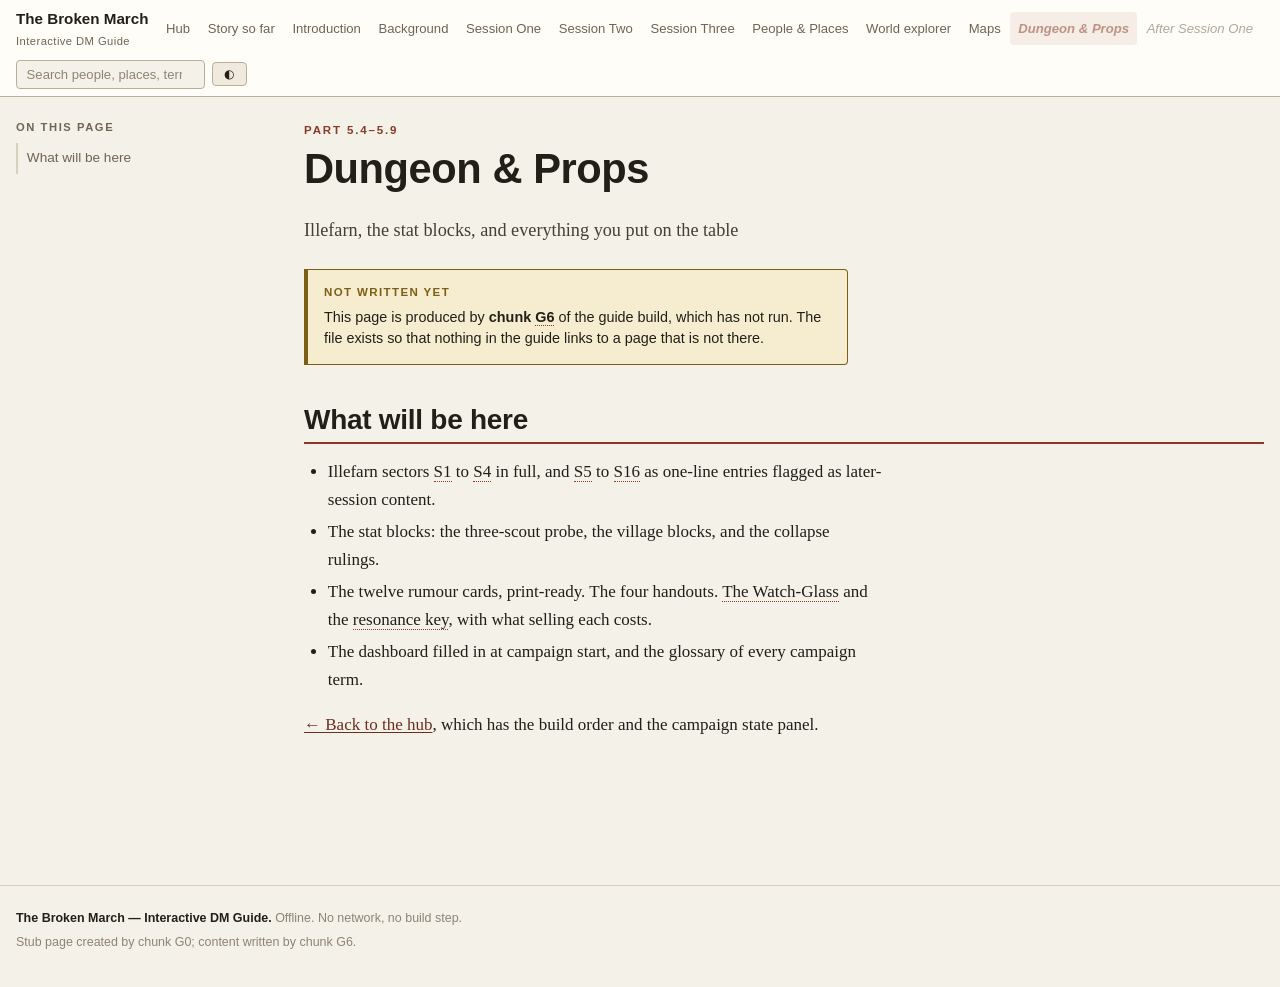
<file: The Broken March - DM Guide/05-reference-props.html>
<!DOCTYPE html>
<html lang="en">
<head>
<meta charset="utf-8">
<meta name="viewport" content="width=device-width, initial-scale=1">
<title>Dungeon and Props — The Broken March DM Guide</title>
<link rel="stylesheet" href="assets/app.css">
</head>
<body>

<a class="skip-link" href="#main">Skip to content</a>

<header data-topbar></header>

<div class="site">

  <aside data-toc></aside>

  <main id="main">
    <section id="stub" data-stub>
      <p class="part-label">Part 5.4–5.9</p>
      <h1 id="h-stub">Dungeon &amp; Props</h1>

      <div class="prose">
        <p class="lede">Illefarn, the stat blocks, and everything you put on the table</p>
      </div>

      <div class="callout callout-warn">
        <span class="callout-title">Not written yet</span>
        <p>This page is produced by <strong>chunk G6</strong> of the guide build,
           which has not run. The file exists so that nothing in the guide links to
           a page that is not there.</p>
      </div>

      <h2 id="h-contents">What will be here</h2>
      <div class="prose">
        <ul>
          <li>Illefarn sectors S1 to S4 in full, and S5 to S16 as one-line entries flagged as later-session content.</li>
          <li>The stat blocks: the three-scout probe, the village blocks, and the collapse rulings.</li>
          <li>The twelve rumour cards, print-ready. The four handouts. The Watch-Glass and the resonance key, with what selling each costs.</li>
          <li>The dashboard filled in at campaign start, and the glossary of every campaign term.</li>
        </ul>
      </div>

      <div class="prose">
        <p><a href="index.html">← Back to the hub</a>, which has the build order and
           the campaign state panel.</p>
      </div>
    </section>
  </main>
</div>

<footer class="site-footer">
  <p><strong>The Broken March — Interactive DM Guide.</strong> Offline. No network, no build step.</p>
  <p>Stub page created by chunk G0; content written by chunk G6.</p>
</footer>

<script src="assets/entities.js"></script>
<script src="assets/state.js"></script>
<script src="assets/app.js"></script>
</body>
</html>
</file>
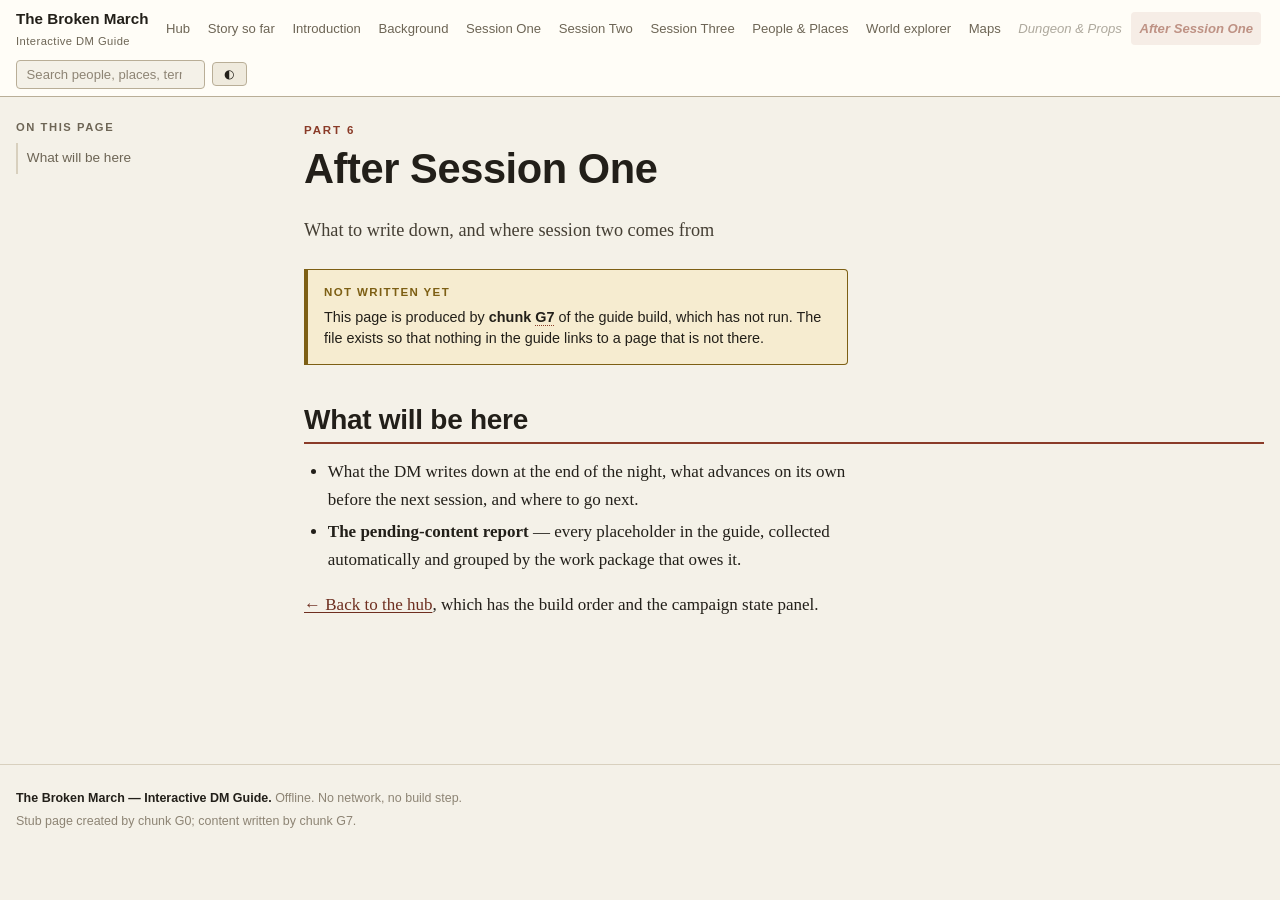
<file: The Broken March - DM Guide/06-after-session-one.html>
<!DOCTYPE html>
<html lang="en">
<head>
<meta charset="utf-8">
<meta name="viewport" content="width=device-width, initial-scale=1">
<title>After Session One — The Broken March DM Guide</title>
<link rel="stylesheet" href="assets/app.css">
</head>
<body>

<a class="skip-link" href="#main">Skip to content</a>

<header data-topbar></header>

<div class="site">

  <aside data-toc></aside>

  <main id="main">
    <section id="stub" data-stub>
      <p class="part-label">Part 6</p>
      <h1 id="h-stub">After Session One</h1>

      <div class="prose">
        <p class="lede">What to write down, and where session two comes from</p>
      </div>

      <div class="callout callout-warn">
        <span class="callout-title">Not written yet</span>
        <p>This page is produced by <strong>chunk G7</strong> of the guide build,
           which has not run. The file exists so that nothing in the guide links to
           a page that is not there.</p>
      </div>

      <h2 id="h-contents">What will be here</h2>
      <div class="prose">
        <ul>
          <li>What the DM writes down at the end of the night, what advances on its own before the next session, and where to go next.</li>
          <li><strong>The pending-content report</strong> — every placeholder in the guide, collected automatically and grouped by the work package that owes it.</li>
        </ul>
      </div>

      <div class="prose">
        <p><a href="index.html">← Back to the hub</a>, which has the build order and
           the campaign state panel.</p>
      </div>
    </section>
  </main>
</div>

<footer class="site-footer">
  <p><strong>The Broken March — Interactive DM Guide.</strong> Offline. No network, no build step.</p>
  <p>Stub page created by chunk G0; content written by chunk G7.</p>
</footer>

<script src="assets/entities.js"></script>
<script src="assets/state.js"></script>
<script src="assets/app.js"></script>
</body>
</html>
</file>
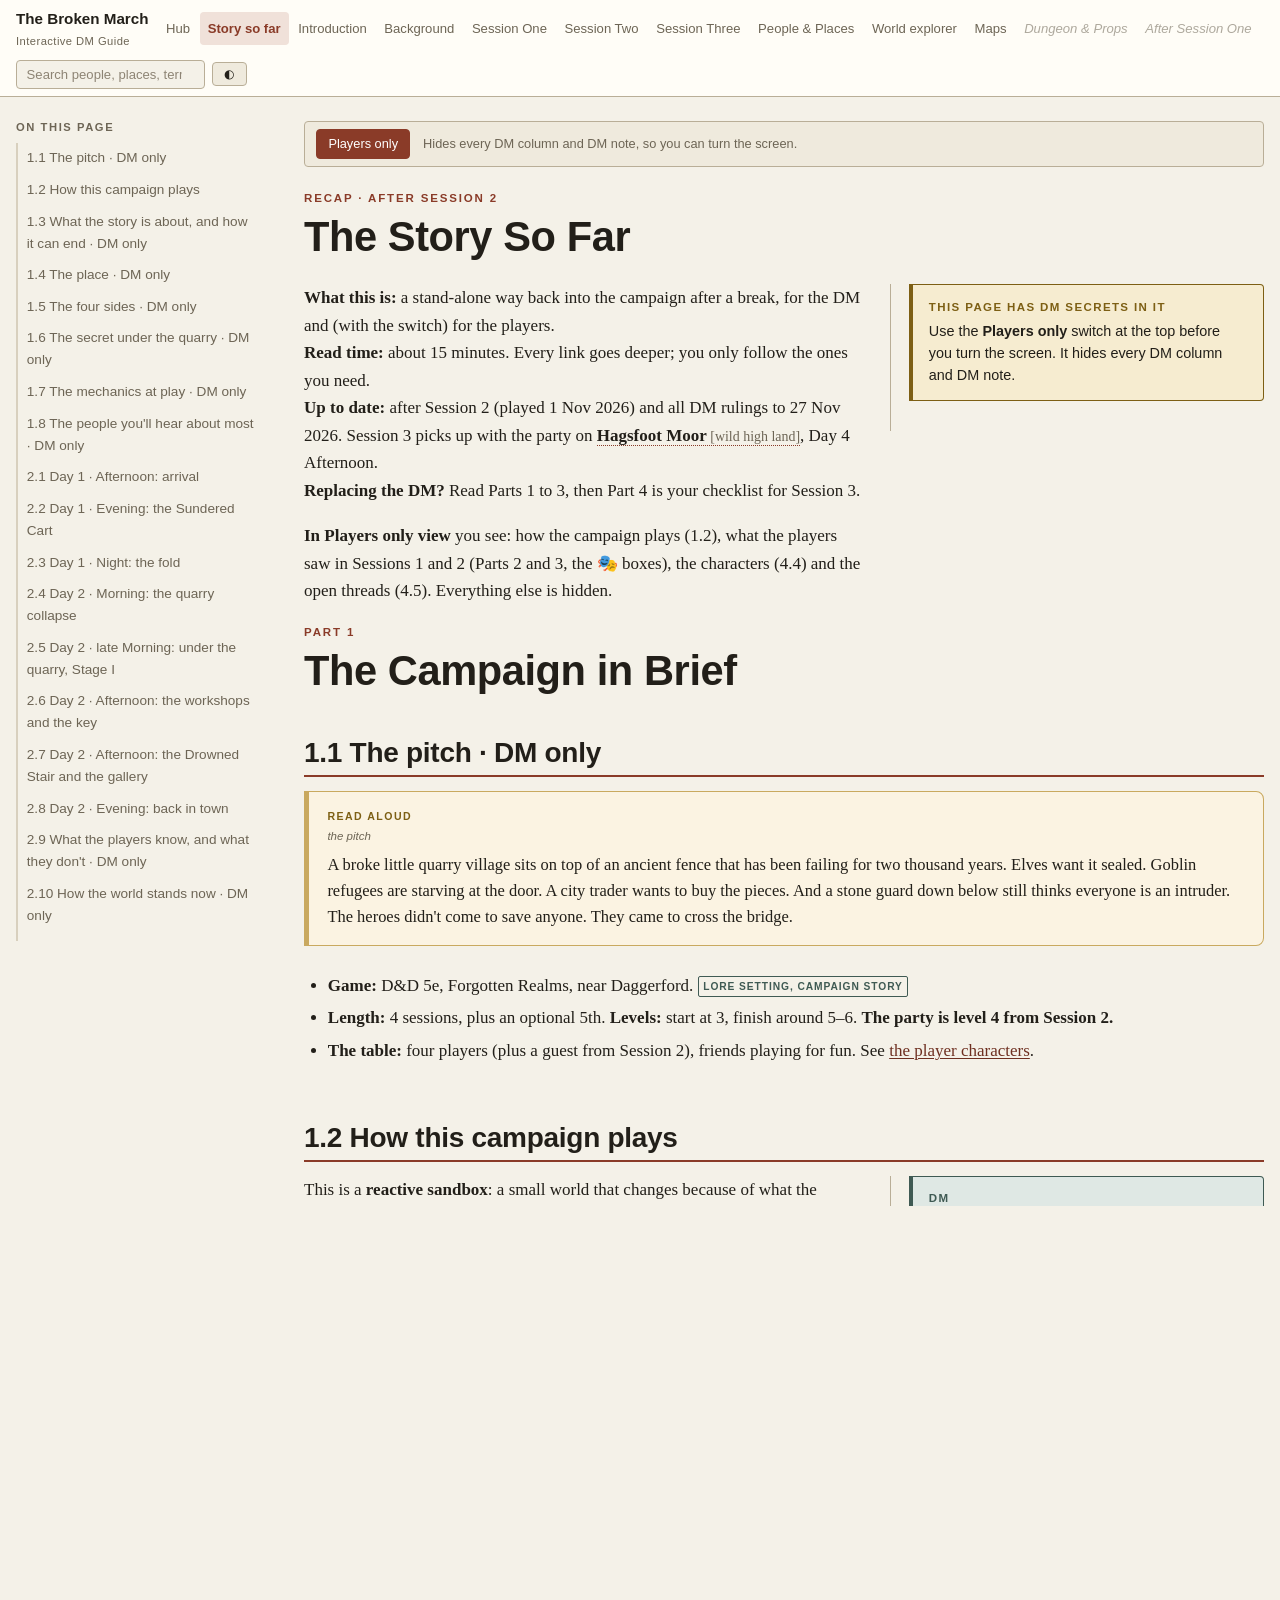
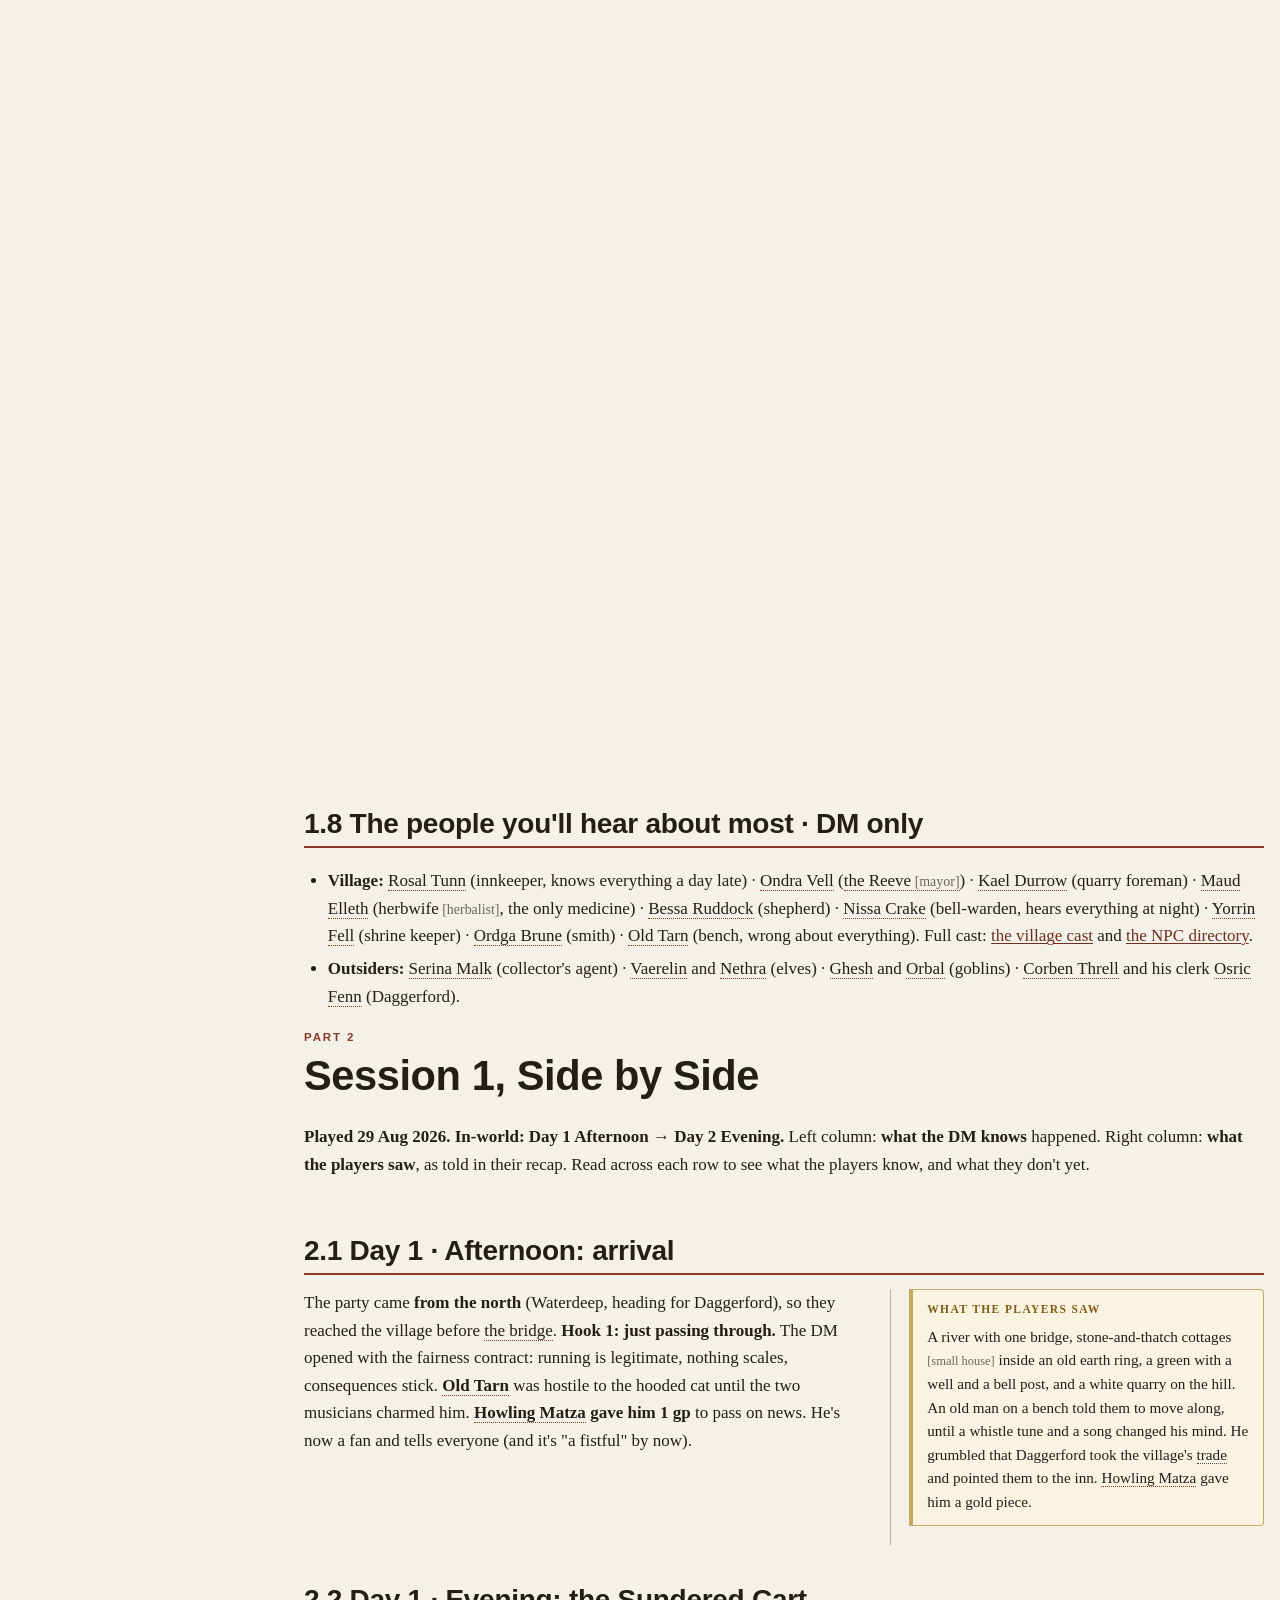
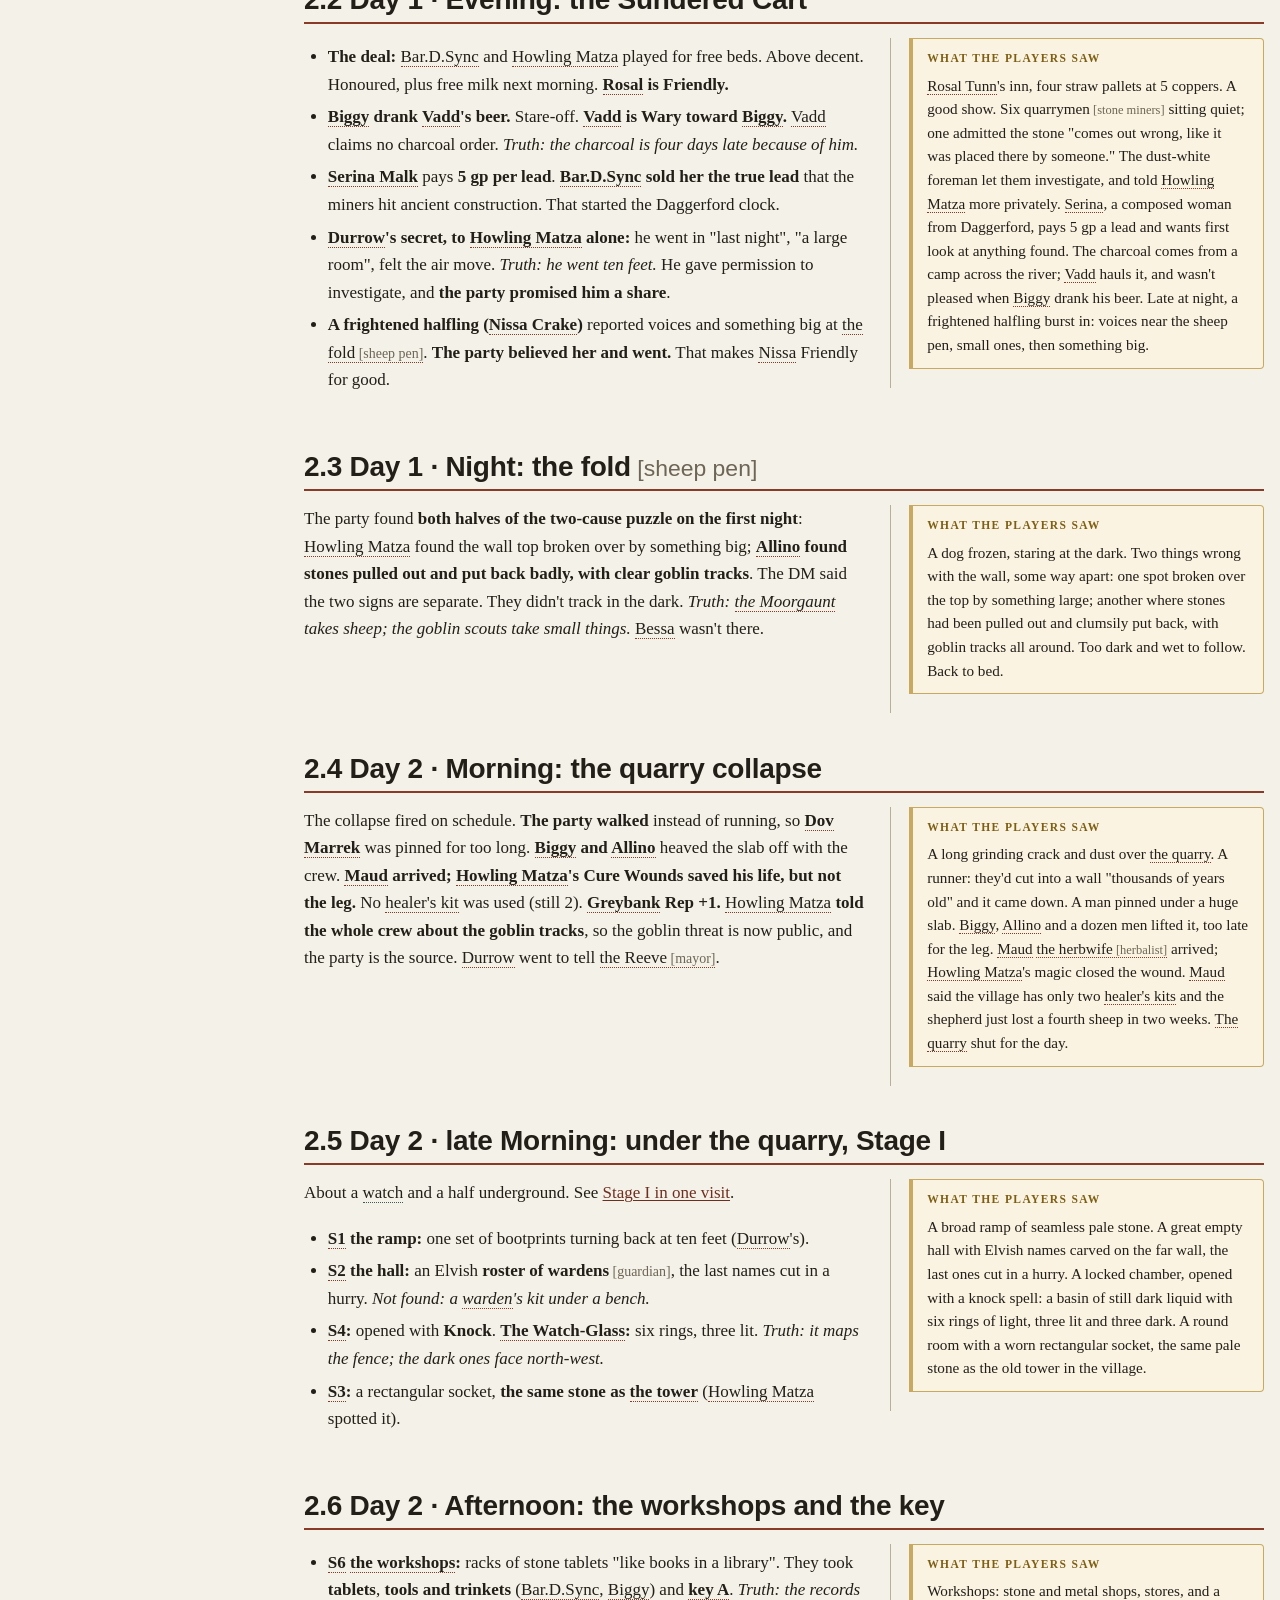
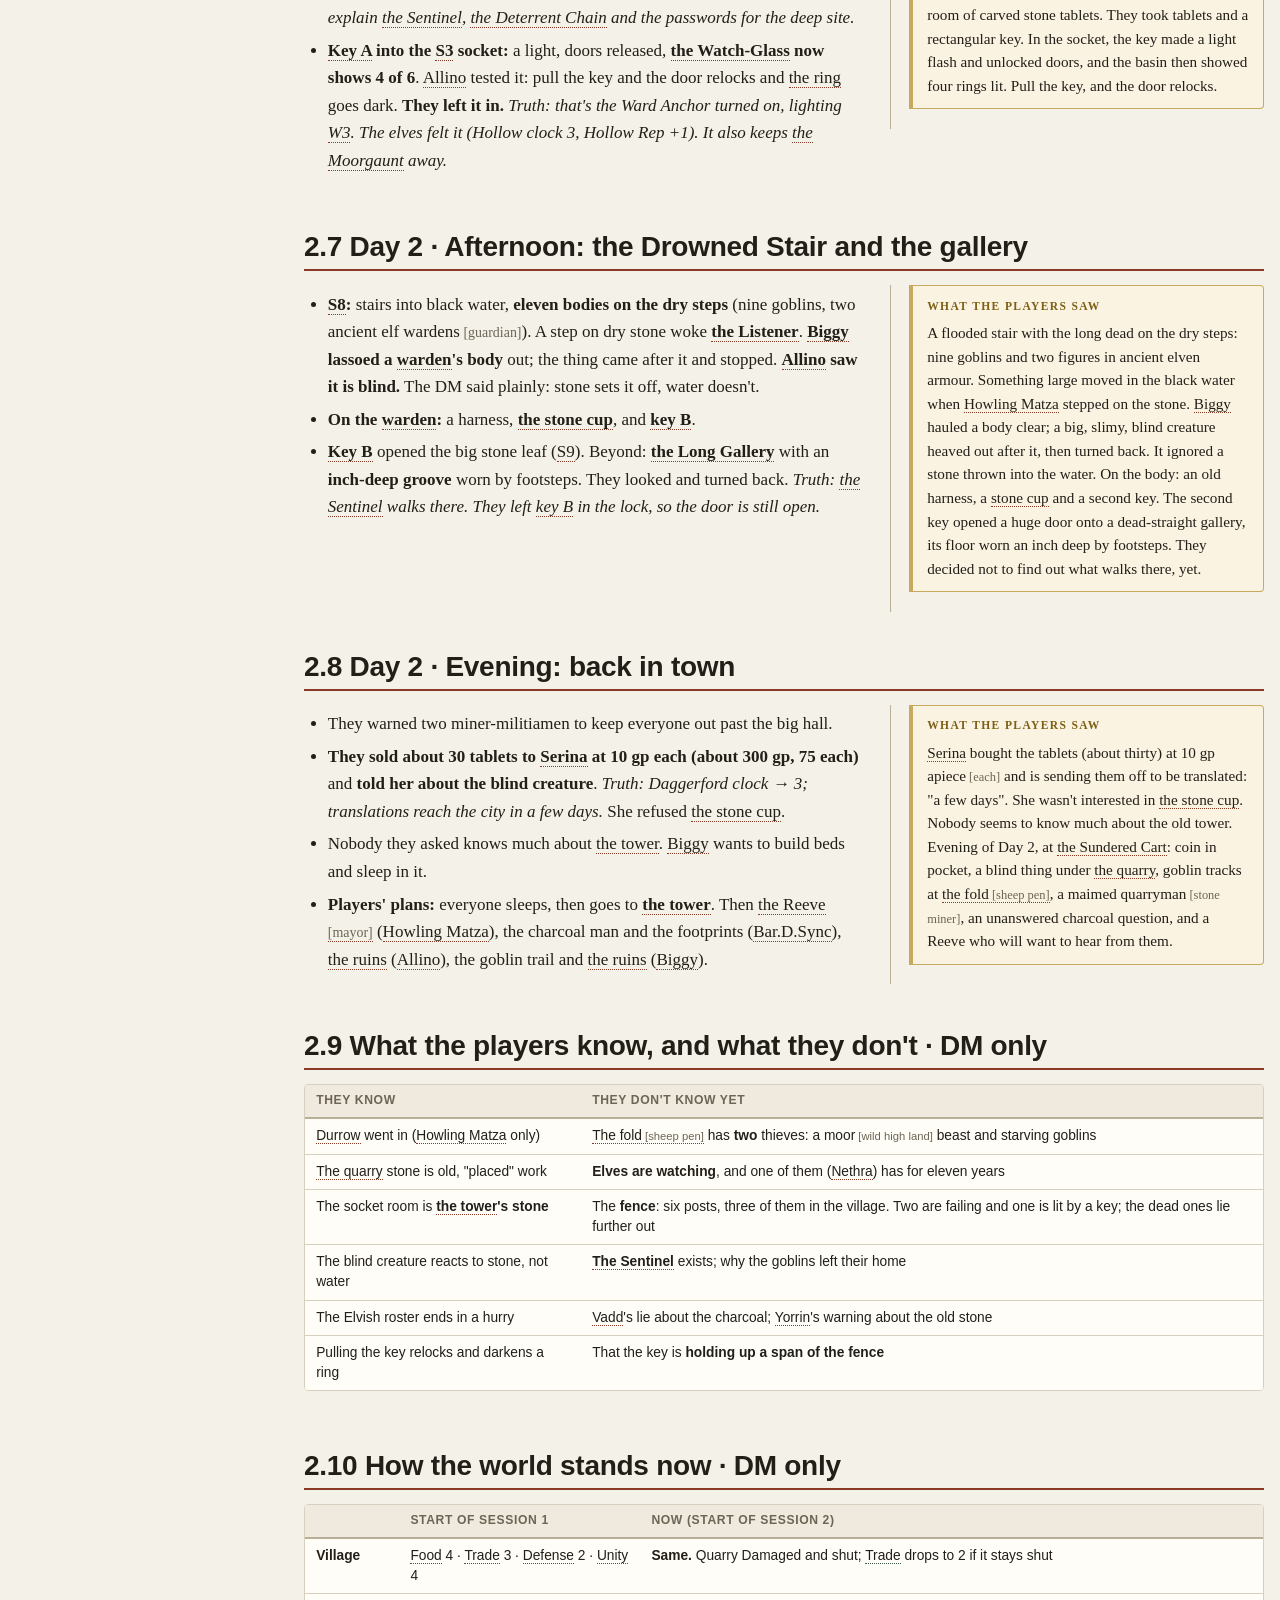
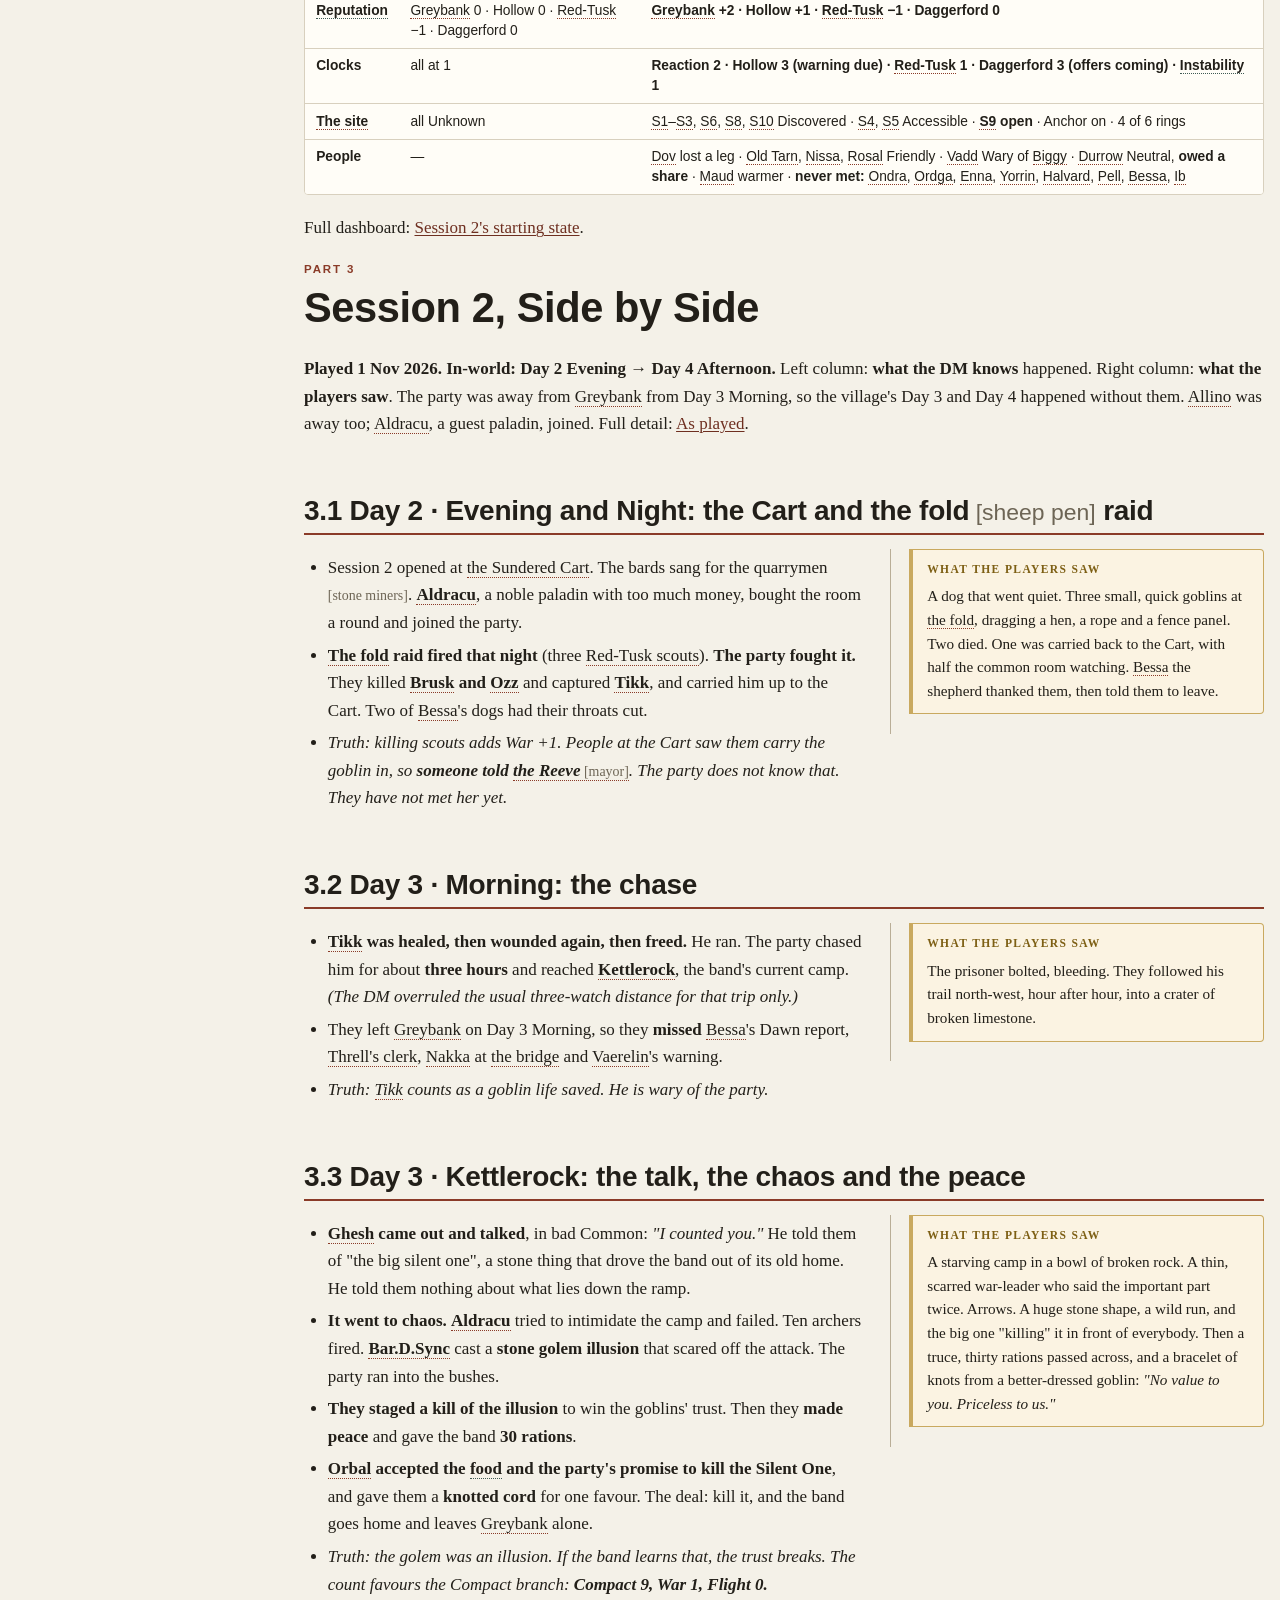
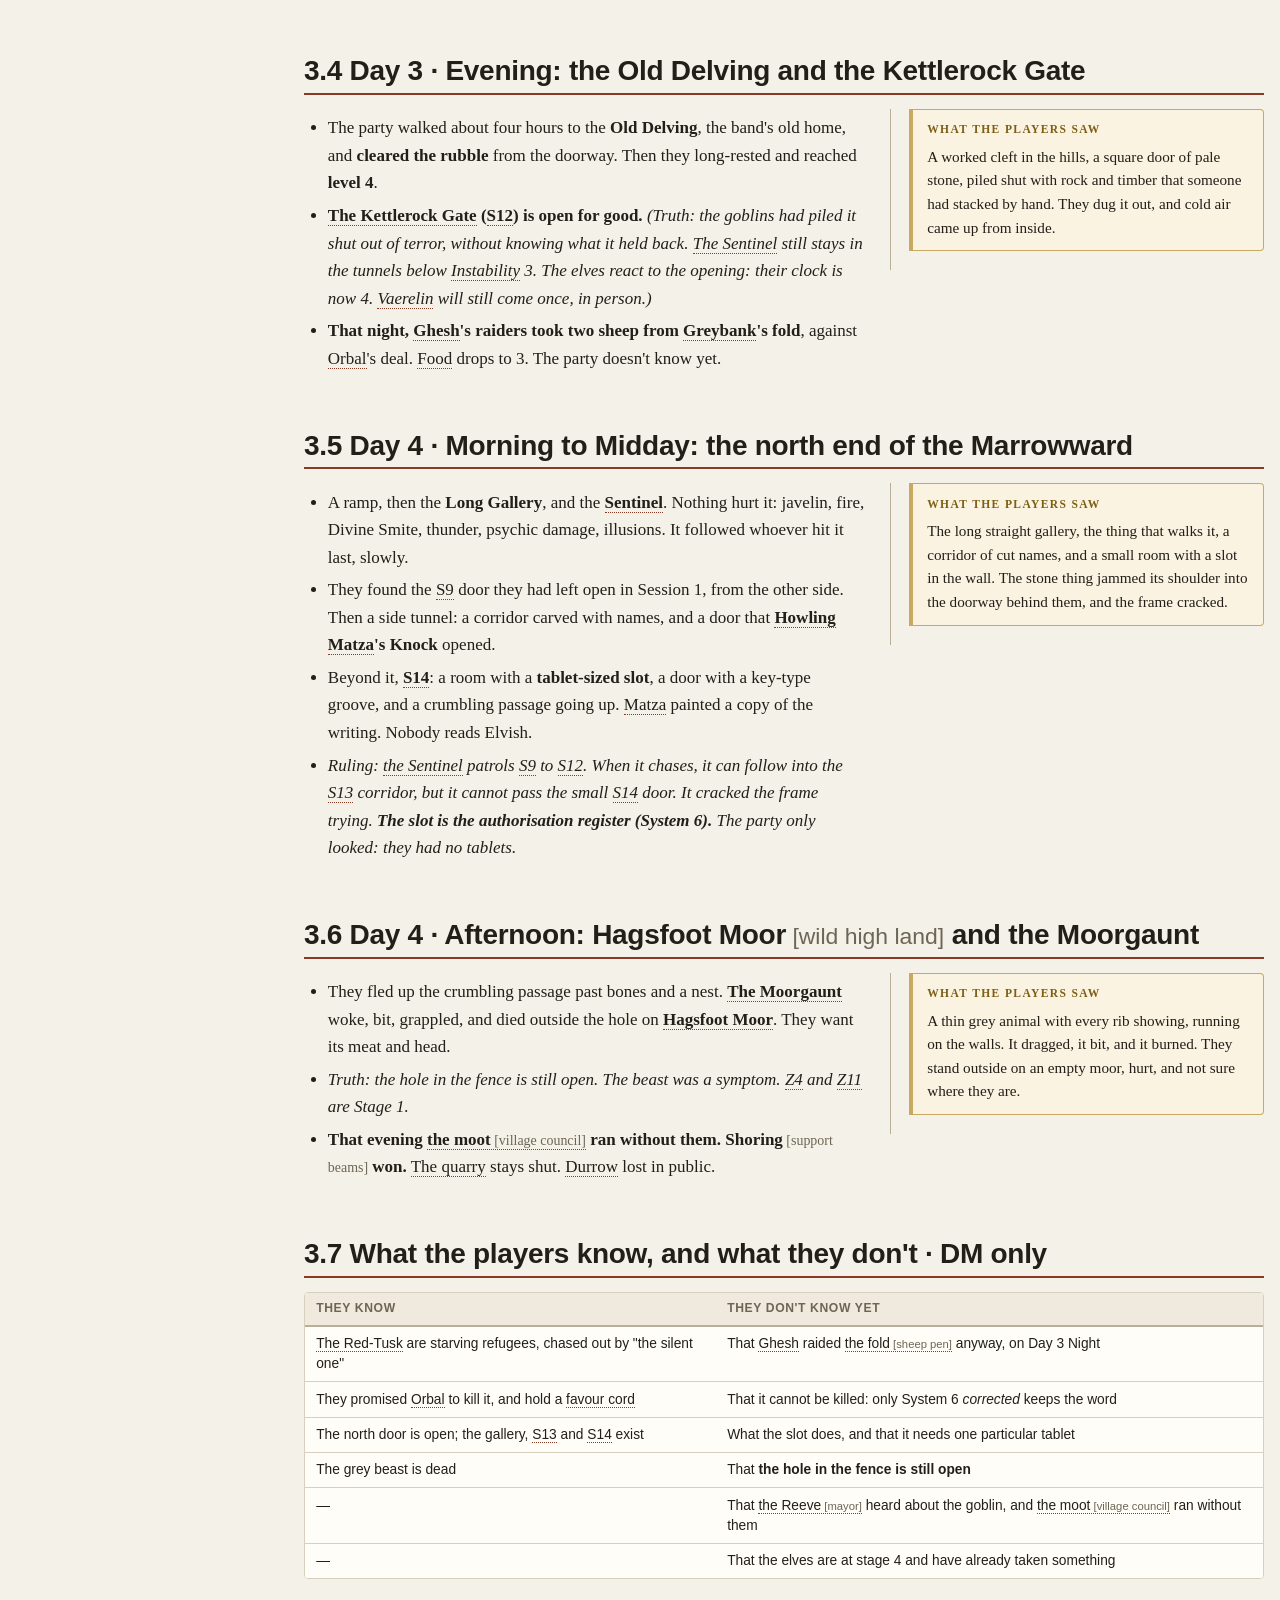
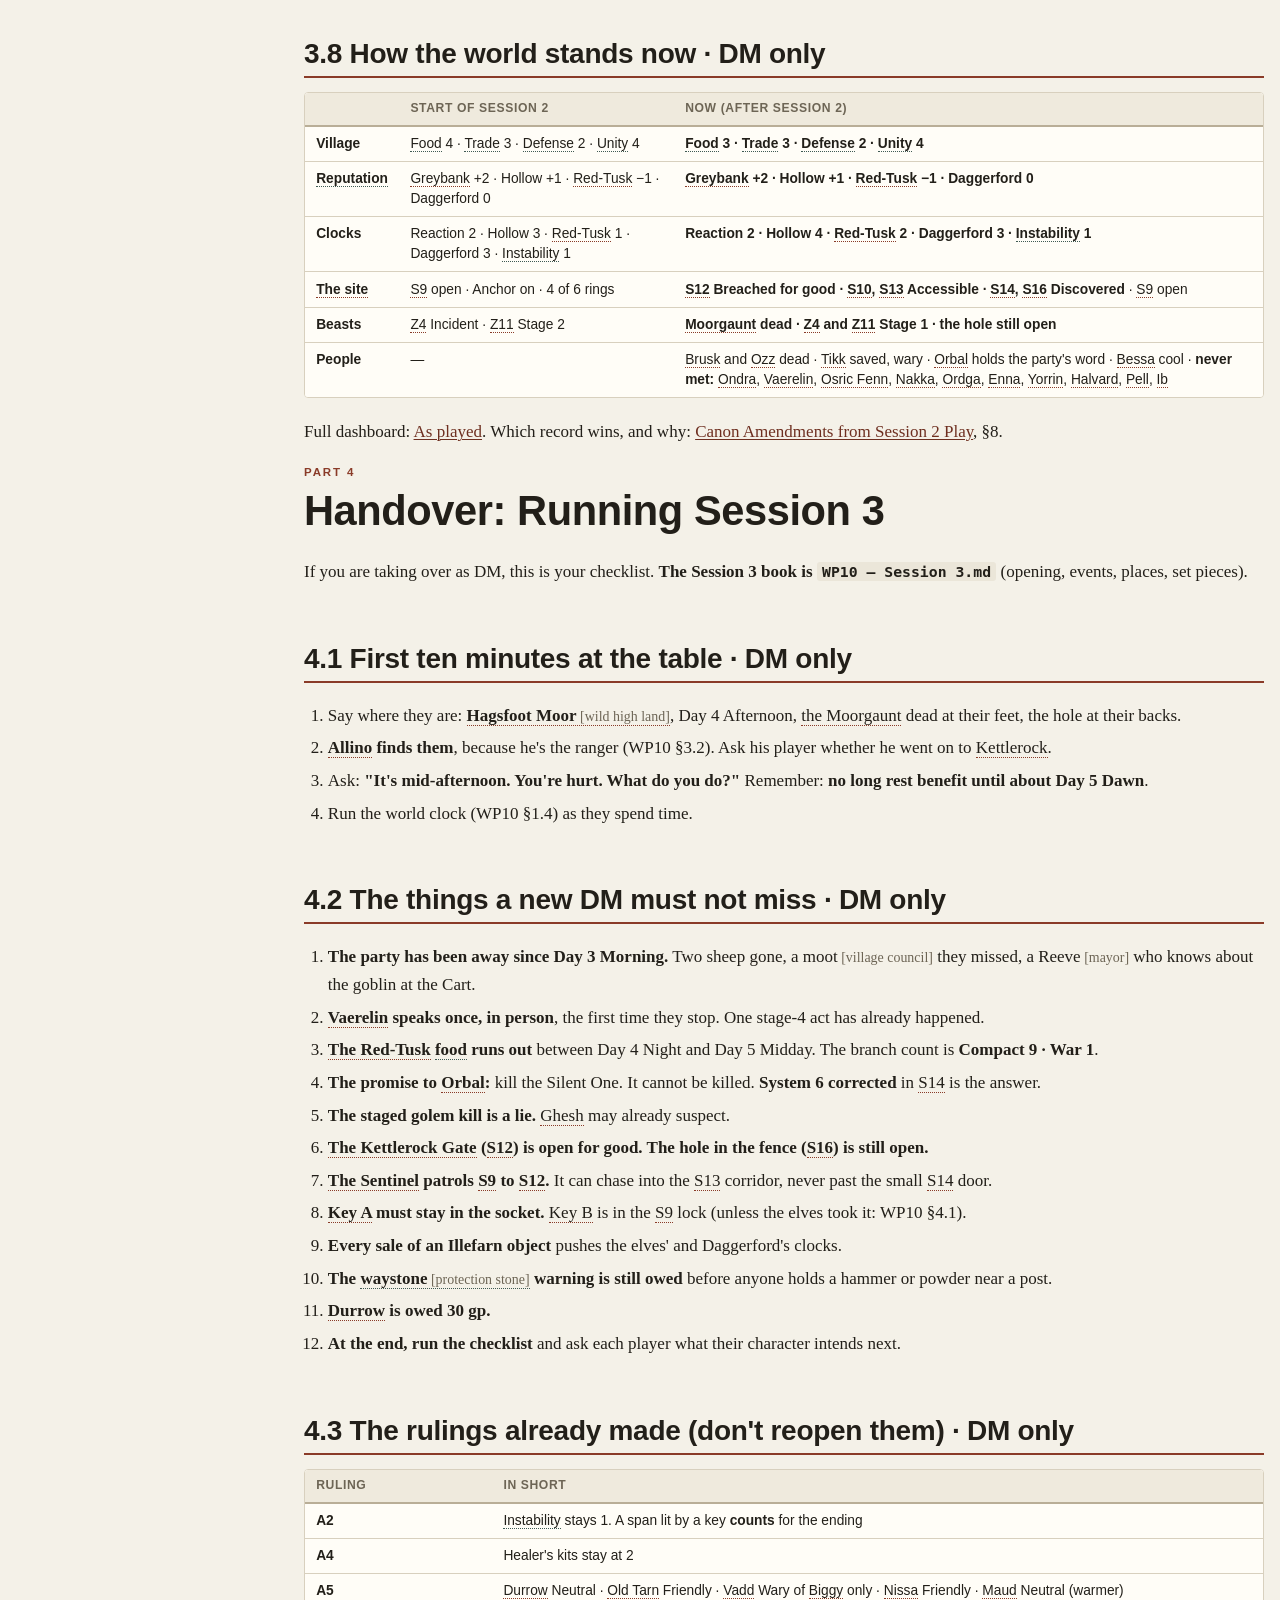
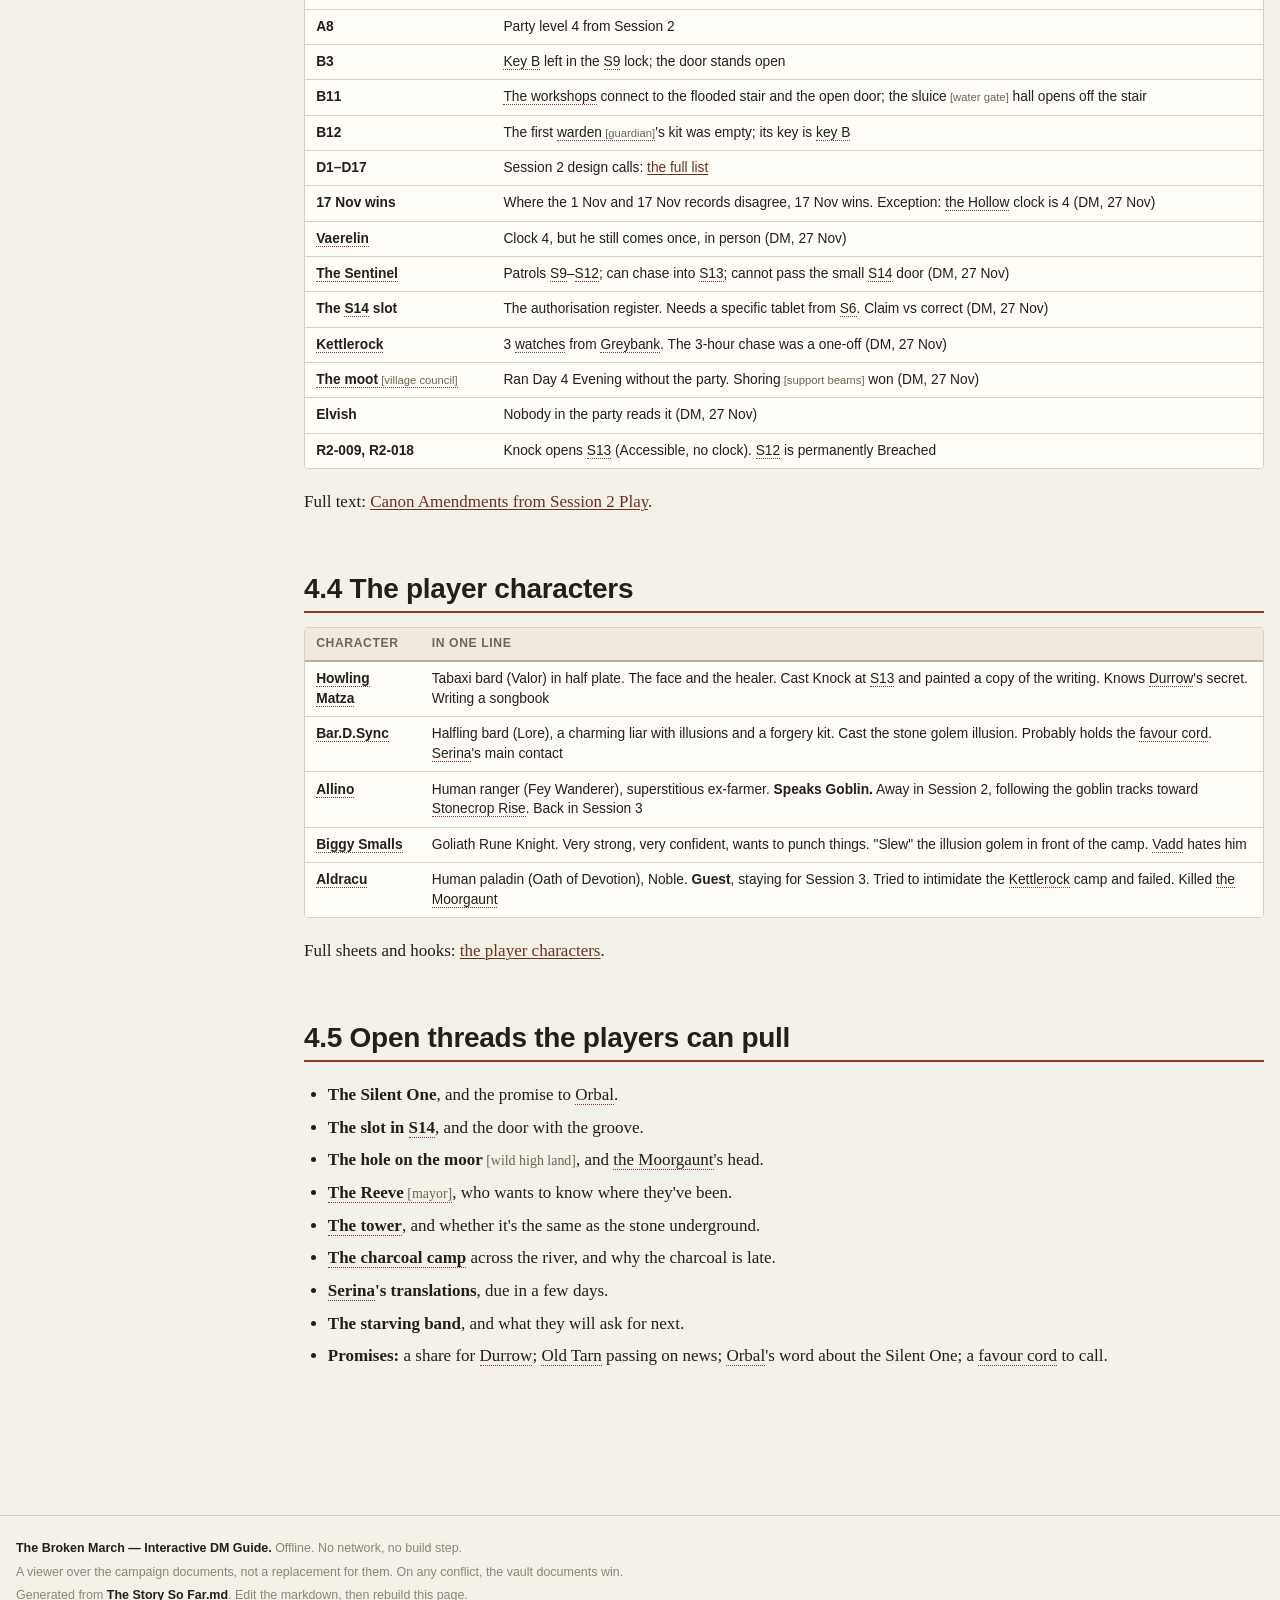
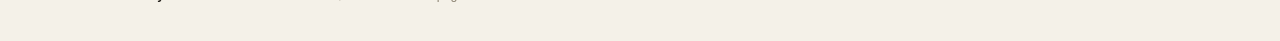
<file: The Broken March - DM Guide/08-story-so-far.html>
<!DOCTYPE html>
<html lang="en">
<head>
<meta charset="utf-8">
<meta name="viewport" content="width=device-width, initial-scale=1">
<title>The Story So Far — The Broken March DM Guide</title>
<meta name="description" content="A way back into the campaign: the approach, the secret, Sessions 1 and 2 from both sides of the screen, and a handover for Session 3.">
<link rel="stylesheet" href="assets/app.css">
</head>
<body data-autolink="all">

<a class="skip-link" href="#main">Skip to content</a>

<header data-topbar></header>

<div class="site">

  <aside data-toc></aside>

  <main id="main">
<p class="viewbar no-print"><button class="btn btn-primary" type="button" data-view-toggle>Players only</button> <span>Hides every DM column and DM note, so you can turn the screen.</span></p>
<section class="part-page" id="st-top"><p class="part-label">Recap · after Session 2</p><h1>The Story So Far</h1>
<div class="s2-row"><div class="s2-main"><div class="prose"><p><strong>What this is:</strong> a stand-alone way back into the campaign after a break, for the DM and (with the switch) for the players.<br><strong>Read time:</strong> about 15 minutes. Every link goes deeper; you only follow the ones you need.<br><strong>Up to date:</strong> after Session 2 (played 1 Nov 2026) and all DM rulings to 27 Nov 2026. Session 3 picks up with the party on <strong>Hagsfoot Moor</strong>, Day 4 Afternoon.<br><strong>Replacing the DM?</strong> Read Parts 1 to 3, then Part 4 is your checklist for Session 3.</p></div>
<div class="prose"><p><strong>In Players only view</strong> you see: how the campaign plays (1.2), what the players saw in Sessions 1 and 2 (Parts 2 and 3, the 🎭 boxes), the characters (4.4) and the open threads (4.5). Everything else is hidden.</p></div></div><aside class="s2-side"><div class="callout callout-warn"><span class="callout-title">This page has DM secrets in it</span><p>Use the <strong>Players only</strong> switch at the top before you turn the screen. It hides every DM column and DM note.</p></div></aside></div>
</section>
<section class="part-page" id="st-1-the-campaign-in-brief"><p class="part-label">Part 1</p><h1>The Campaign in Brief</h1>
<section id="st-11-the-pitch--dm-only-sec" class="dm-only"><h2 id="st-11-the-pitch--dm-only">1.1 The pitch · DM only</h2>
<div class="s2-row"><div class="s2-main"><div class="readaloud"><p class="ra-cue">the pitch</p><p>A broke little quarry village sits on top of an ancient fence that has been failing for two thousand years. Elves want it sealed. Goblin refugees are starving at the door. A city trader wants to buy the pieces. And a stone guard down below still thinks everyone is an intruder. The heroes didn't come to save anyone. They came to cross the bridge.</p></div>
<div class="prose"><ul><li><strong>Game:</strong> D&amp;D 5e, Forgotten Realms, near Daggerford. <span class="src src-lore">Lore setting, CAMPAIGN story</span></li><li><strong>Length:</strong> 4 sessions, plus an optional 5th. <strong>Levels:</strong> start at 3, finish around 5–6. <strong>The party is level 4 from Session 2.</strong></li><li><strong>The table:</strong> four players (plus a guest from Session 2), friends playing for fun. See <a href="#st-44-the-player-characters">the player characters</a>.</li></ul></div></div><aside class="s2-side"></aside></div>
</section>
<section id="st-12-how-this-campaign-plays-sec"><h2 id="st-12-how-this-campaign-plays">1.2 How this campaign plays</h2>
<div class="s2-row"><div class="s2-main"><div class="prose"><p>This is a <strong>reactive sandbox</strong>: a small world that changes because of what the players do, and gets worse when they do nothing. Full version: <a href="01-introduction.html#h-what-this-is">What kind of campaign this is</a> and <a href="01-introduction.html#h-five-rules">the five rules</a>.</p></div>
<div class="scrollx"><table>
<thead><tr>
<th>Rule</th>
<th>What it means at the table</th>
</tr></thead><tbody>
<tr><td><strong>The world doesn't scale to the party</strong></td><td>Some things are too strong. Running away is a real, smart choice</td></tr>
<tr><td><strong>Danger is always warned first</strong></td><td>Every deadly thing is telegraphed (four levels, from a hint to "it's right there"). No surprise party-killers. See <a href="01-introduction.html#h-fairness">the fairness contract</a></td></tr>
<tr><td><strong>Consequences stick</strong></td><td>Dead stays dead, broken stays broken, used items are gone. Nothing resets between sessions</td></tr>
<tr><td><strong>No quest-givers</strong></td><td>Problems sit on the table and <strong>get worse if ignored</strong>. Nobody hands out missions</td></tr>
<tr><td><strong>No villain</strong></td><td>Every faction wants something reasonable. They clash anyway</td></tr>
<tr><td><strong>Combat is one answer of many</strong></td><td>Every hard problem has a non-fighting way through: talk, sneak, trade, seal, run</td></tr>
</tbody></table></div></div><aside class="s2-side"><div class="callout callout-dm dm-only"><span class="callout-title">DM</span><p>Two standing habits of this DM: <strong>when a choice is between a harsh, permanent consequence and a soft, recoverable one, take the harsh one</strong> and telegraph it well. And one deliberate kindness: <strong>a span lit by a key counts as working</strong> for the ending (ruling A2).</p></div></aside></div>
</section>
<section id="st-13-what-the-story-is-about-and-how-it-can-end--dm-only-sec" class="dm-only"><h2 id="st-13-what-the-story-is-about-and-how-it-can-end--dm-only">1.3 What the story is about, and how it can end · DM only</h2>
<div class="s2-row"><div class="s2-main"><div class="prose"><p>The players don't know the "story" yet. They will find it by exploring. The campaign is about <strong>one question: who will hold the fence, and at what price?</strong></p></div>
<div class="prose"><p>There is <strong>no fixed ending</strong>. It comes from their choices (<a href="02-background.html#h-where">where it can go</a>):</p></div>
<div class="prose"><ul><li><strong>Fortified village</strong> · <strong>village abandoned or destroyed</strong> · <strong>goblin alliance</strong> · <strong>elven protectorate</strong> · <strong>merchant boom</strong> · <strong>ruins disaster</strong> · <strong>party outlawed</strong> · or, most likely, <strong>a messy mix</strong>.</li></ul></div>
<div class="prose"><p><strong>The best ending is expensive and needs teamwork:</strong> at least 3 living spans of the fence (they have 4 right now), the elves on side, the anchor done right (done), the stone guard "re-programmed" instead of fought, and a full watch at the fence's heart to re-power it.</p></div>
<div class="prose"><p><strong>If the party does nothing, Greybank loses</strong>, slowly and in plain sight, having warned everyone. See <a href="02-background.html#h-default">the default</a>.</p></div></div><aside class="s2-side"></aside></div>
</section>
<section id="st-14-the-place--dm-only-sec" class="dm-only"><h2 id="st-14-the-place--dm-only">1.4 The place · DM only</h2>
<div class="s2-row"><div class="s2-main"><div class="prose"><ul><li><strong>Greybank</strong> has 143 people, one bridge and a white-stone quarry. It is poor: the whole village holds about 260 gp. No wall, just an old earth ring with four gaps. One bell, which doesn't reach the quarry, the fold or the far bank. See <a href="01-introduction.html#h-greybank">Greybank</a>.</li><li><strong>Daggerford</strong> is about 2 days south-east. That's where the money is.</li><li><strong>The region</strong> has 18 zones: moors, woods, a goblin camp at Kettlerock, an elf wood at the Hollowmarch. See <a href="01-introduction.html#h-the-region">the region</a>.</li><li><strong>Time</strong> moves in <strong>4-hour watches</strong>: Dawn, Morning, Afternoon, Evening, Night, Deep Night. A long rest is 2 watches.</li></ul></div></div><aside class="s2-side"></aside></div>
</section>
<section id="st-15-the-four-sides--dm-only-sec" class="dm-only"><h2 id="st-15-the-four-sides--dm-only">1.5 The four sides · DM only</h2>
<div class="s2-row"><div class="s2-main"><div class="scrollx"><table>
<thead><tr>
<th>Side</th>
<th>Wants</th>
<th>Their two voices</th>
<th>Their pressure</th>
</tr></thead><tbody>
<tr><td><strong>The village</strong></td><td>Food, jobs, safety</td><td>The Reeve (careful) vs the quarry foreman (dig more)</td><td>Scared, divided, slow</td></tr>
<tr><td><strong>The Laughing Hollow</strong> (elves)</td><td>The site sealed, nothing carried out</td><td>Vaerelin (seal it all) vs Nethra (people could help hold it)</td><td>One warning, then they take things back</td></tr>
<tr><td><strong>The Red-Tusk</strong> (goblins)</td><td>Food and a home before winter</td><td>Ghesh (take it) vs Orbal (make a deal)</td><td>Starving. Their clock splits into <strong>war, deal or leave</strong></td></tr>
<tr><td><strong>Daggerford money</strong></td><td>Artefacts and profit</td><td>Serina Malk (coin, no questions) vs Corben Threll (contracts with strings)</td><td>More money than the whole village</td></tr>
</tbody></table></div>
<div class="prose"><p>Full detail: <a href="01-introduction.html#h-the-factions">the four factions</a>.</p></div></div><aside class="s2-side"></aside></div>
</section>
<section id="st-16-the-secret-under-the-quarry--dm-only-sec" class="dm-only"><h2 id="st-16-the-secret-under-the-quarry--dm-only">1.6 The secret under the quarry · DM only</h2>
<div class="s2-row"><div class="s2-main"><div class="prose"><p><span class="src src-campaign">Campaign, on ADAPTED Illefarn foundations</span> Full version: <a href="02-background.html#h-marrowward">The Marrowward</a>.</p></div>
<div class="prose"><ul><li>The quarry has cut into the <strong>Marrowward</strong>: an ancient elven <strong>fence across the land</strong>, built to keep things out of the region.</li><li><strong>Six waystones</strong> (fence posts) stand in a chain. Between each pair runs an invisible span, powered from the <strong>Ward Heart</strong> deep underground, like a fuse box. <strong>Three posts are hidden inside Greybank:</strong> the tower base (W1), the shrine foundation (W2) and the graveyard wall (W3). Nobody knows.</li><li><strong>Dead posts: W4 and W5. W3 is dead too, but key A (in the anchor socket) lights it</strong>, so <strong>4 of 6 count</strong> right now. Pull the key and W3 goes dark. See <a href="07-session-two.html#s2-26-the-ward-line-the-six-posts">the six posts</a>.</li><li><strong>Walking across the line does nothing.</strong> It matters only to monsters coming in, and to the Sentinel.</li><li><strong>Breaking a post</strong> kills its span forever. <strong>Two broken and the good ending is gone.</strong></li><li><strong>The Sentinel</strong> is the fence's stone guard. Its map is broken, so it treats <strong>everyone</strong> inside the line as an intruder. <strong>It can't be beaten in a fight.</strong> It can be avoided, sealed off, or eventually re-programmed. See <a href="02-background.html#h-sentinel">the Sentinel</a>.</li><li><strong>The Listener</strong> is a blind thing in the underground water. It hunts by feeling footsteps on stone. <strong>Standing in running water hides you.</strong></li><li><strong>The goblins</strong> were driven out of their old home by the Sentinel. Without knowing it, they've been blocking the fence's back door. See <a href="02-background.html#h-red-tusk">the Red-Tusk</a>.</li><li><strong>The Moorgaunt</strong>, a starving moor predator, is what drags sheep from the fold. See <a href="02-background.html#h-moorgaunt">the Moorgaunt</a>.</li><li><strong>Nobody knows the whole truth.</strong> Not the elves, not the goblins, not the traders. The players have to put it together. See <a href="02-background.html#h-believes">who believes what</a>.</li></ul></div></div><aside class="s2-side"></aside></div>
</section>
<section id="st-17-the-mechanics-at-play--dm-only-sec" class="dm-only"><h2 id="st-17-the-mechanics-at-play--dm-only">1.7 The mechanics at play · DM only</h2>
<div class="s2-row"><div class="s2-main"><div class="prose"><p>You don't need the rules to read the story, but these are the dials. Full version: <a href="01-introduction.html#h-what-you-track">what you track</a> and <a href="01-introduction.html#h-vocabulary">the vocabulary</a>.</p></div>
<div class="scrollx"><table>
<thead><tr>
<th>Dial</th>
<th>Scale</th>
<th>What it measures</th>
</tr></thead><tbody>
<tr><td><strong>Food, Trade, Defense, Unity</strong></td><td>0–6</td><td>How the village is doing. Start: 4 / 3 / 2 / 4</td></tr>
<tr><td><strong>Reputation</strong></td><td>−3 to +3, per faction</td><td>What each side thinks of the party. Changes what they'll offer</td></tr>
<tr><td><strong>Attitude</strong></td><td>Friendly / Neutral / Wary / Hostile</td><td>One person's view of the party, separate from their faction</td></tr>
<tr><td><strong>Five clocks</strong></td><td>1–6 each</td><td><strong>Greybank Reaction</strong>, <strong>Hollow Intervention</strong>, <strong>Red-Tusk Strategic</strong>, <strong>Daggerford Commercial</strong>, <strong>Illefarn Instability</strong>. Each stage changes what that side does</td></tr>
<tr><td><strong>Threat ladder</strong></td><td>Sign → Incident → Escalation → Response → Collateral → Regional</td><td>How a danger in one zone grows</td></tr>
<tr><td><strong>Telegraphing</strong></td><td>Levels 1–4</td><td>Suspicion → Warning → Explicit warning → Immediate threat. Deadly things get all four</td></tr>
<tr><td><strong>The site</strong></td><td>Sectors S1–S16, seven systems</td><td>Unknown / Discovered / Accessible / Locked / Breached / Sealed</td></tr>
<tr><td><strong>Critical stock</strong></td><td>Counted items</td><td>Only 2 healer's kits, 2 healing potions, 6 blasting charges in the whole village</td></tr>
</tbody></table></div></div><aside class="s2-side"></aside></div>
</section>
<section id="st-18-the-people-youll-hear-about-most--dm-only-sec" class="dm-only"><h2 id="st-18-the-people-youll-hear-about-most--dm-only">1.8 The people you'll hear about most · DM only</h2>
<div class="s2-row"><div class="s2-main"><div class="prose"><ul><li><strong>Village:</strong> Rosal Tunn (innkeeper, knows everything a day late) · Ondra Vell (the Reeve) · Kael Durrow (quarry foreman) · Maud Elleth (herbwife, the only medicine) · Bessa Ruddock (shepherd) · Nissa Crake (bell-warden, hears everything at night) · Yorrin Fell (shrine keeper) · Ordga Brune (smith) · Old Tarn (bench, wrong about everything). Full cast: <a href="01-introduction.html#h-the-cast">the village cast</a> and <a href="04-reference-people-places.html#h-npc-directory">the NPC directory</a>.</li><li><strong>Outsiders:</strong> Serina Malk (collector's agent) · Vaerelin and Nethra (elves) · Ghesh and Orbal (goblins) · Corben Threll and his clerk Osric Fenn (Daggerford).</li></ul></div></div><aside class="s2-side"></aside></div>
</section>
</section>
<section class="part-page" id="st-2-session-1-side-by-side"><p class="part-label">Part 2</p><h1>Session 1, Side by Side</h1>
<div class="s2-row"><div class="s2-main"><div class="prose"><p><strong>Played 29 Aug 2026. In-world: Day 1 Afternoon → Day 2 Evening.</strong> Left column: <strong>what the DM knows</strong> happened. Right column: <strong>what the players saw</strong>, as told in their recap. Read across each row to see what the players know, and what they don't yet.</p></div></div><aside class="s2-side"></aside></div>
<section id="st-21-day-1--afternoon-arrival-sec"><h2 id="st-21-day-1--afternoon-arrival">2.1 Day 1 · Afternoon: arrival</h2>
<div class="s2-row"><div class="s2-main dm-only"><div class="prose"><p>The party came <strong>from the north</strong> (Waterdeep, heading for Daggerford), so they reached the village before the bridge. <strong>Hook 1: just passing through.</strong> The DM opened with the fairness contract: running is legitimate, nothing scales, consequences stick. <strong>Old Tarn</strong> was hostile to the hooded cat until the two musicians charmed him. <strong>Howling Matza gave him 1 gp</strong> to pass on news. He's now a fan and tells everyone (and it's "a fistful" by now).</p></div></div><aside class="s2-side"><div class="playerview"><span class="callout-title">What the players saw</span><p>A river with one bridge, stone-and-thatch cottages inside an old earth ring, a green with a well and a bell post, and a white quarry on the hill. An old man on a bench told them to move along, until a whistle tune and a song changed his mind. He grumbled that Daggerford took the village's trade and pointed them to the inn. Howling Matza gave him a gold piece.</p></div></aside></div>
</section>
<section id="st-22-day-1--evening-the-sundered-cart-sec"><h2 id="st-22-day-1--evening-the-sundered-cart">2.2 Day 1 · Evening: the Sundered Cart</h2>
<div class="s2-row"><div class="s2-main dm-only"><div class="prose"><ul><li><strong>The deal:</strong> Bar.D.Sync and Howling Matza played for free beds. Above decent. Honoured, plus free milk next morning. <strong>Rosal is Friendly.</strong></li><li><strong>Biggy drank Vadd's beer.</strong> Stare-off. <strong>Vadd is Wary toward Biggy.</strong> Vadd claims no charcoal order. <em>Truth: the charcoal is four days late because of him.</em></li><li><strong>Serina Malk</strong> pays <strong>5 gp per lead</strong>. <strong>Bar.D.Sync sold her the true lead</strong> that the miners hit ancient construction. That started the Daggerford clock.</li><li><strong>Durrow's secret, to Howling Matza alone:</strong> he went in "last night", "a large room", felt the air move. <em>Truth: he went ten feet.</em> He gave permission to investigate, and <strong>the party promised him a share</strong>.</li><li><strong>A frightened halfling (Nissa Crake)</strong> reported voices and something big at the fold. <strong>The party believed her and went.</strong> That makes Nissa Friendly for good.</li></ul></div></div><aside class="s2-side"><div class="playerview"><span class="callout-title">What the players saw</span><p>Rosal Tunn's inn, four straw pallets at 5 coppers. A good show. Six quarrymen sitting quiet; one admitted the stone "comes out wrong, like it was placed there by someone." The dust-white foreman let them investigate, and told Howling Matza more privately. Serina, a composed woman from Daggerford, pays 5 gp a lead and wants first look at anything found. The charcoal comes from a camp across the river; Vadd hauls it, and wasn't pleased when Biggy drank his beer. Late at night, a frightened halfling burst in: voices near the sheep pen, small ones, then something big.</p></div></aside></div>
</section>
<section id="st-23-day-1--night-the-fold-sec"><h2 id="st-23-day-1--night-the-fold">2.3 Day 1 · Night: the fold</h2>
<div class="s2-row"><div class="s2-main dm-only"><div class="prose"><p>The party found <strong>both halves of the two-cause puzzle on the first night</strong>: Howling Matza found the wall top broken over by something big; <strong>Allino found stones pulled out and put back badly, with clear goblin tracks</strong>. The DM said the two signs are separate. They didn't track in the dark. <em>Truth: the Moorgaunt takes sheep; the goblin scouts take small things.</em> Bessa wasn't there.</p></div></div><aside class="s2-side"><div class="playerview"><span class="callout-title">What the players saw</span><p>A dog frozen, staring at the dark. Two things wrong with the wall, some way apart: one spot broken over the top by something large; another where stones had been pulled out and clumsily put back, with goblin tracks all around. Too dark and wet to follow. Back to bed.</p></div></aside></div>
</section>
<section id="st-24-day-2--morning-the-quarry-collapse-sec"><h2 id="st-24-day-2--morning-the-quarry-collapse">2.4 Day 2 · Morning: the quarry collapse</h2>
<div class="s2-row"><div class="s2-main dm-only"><div class="prose"><p>The collapse fired on schedule. <strong>The party walked</strong> instead of running, so <strong>Dov Marrek</strong> was pinned for too long. <strong>Biggy and Allino</strong> heaved the slab off with the crew. <strong>Maud arrived; Howling Matza's Cure Wounds saved his life, but not the leg.</strong> No healer's kit was used (still 2). <strong>Greybank Rep +1.</strong> Howling Matza <strong>told the whole crew about the goblin tracks</strong>, so the goblin threat is now public, and the party is the source. Durrow went to tell the Reeve.</p></div></div><aside class="s2-side"><div class="playerview"><span class="callout-title">What the players saw</span><p>A long grinding crack and dust over the quarry. A runner: they'd cut into a wall "thousands of years old" and it came down. A man pinned under a huge slab. Biggy, Allino and a dozen men lifted it, too late for the leg. Maud the herbwife arrived; Howling Matza's magic closed the wound. Maud said the village has only two healer's kits and the shepherd just lost a fourth sheep in two weeks. The quarry shut for the day.</p></div></aside></div>
</section>
<section id="st-25-day-2--late-morning-under-the-quarry-stage-i-sec"><h2 id="st-25-day-2--late-morning-under-the-quarry-stage-i">2.5 Day 2 · late Morning: under the quarry, Stage I</h2>
<div class="s2-row"><div class="s2-main dm-only"><div class="prose"><p>About a watch and a half underground. See <a href="03-session-one.html#h-stage-one">Stage I in one visit</a>.</p></div>
<div class="prose"><ul><li><strong>S1 the ramp:</strong> one set of bootprints turning back at ten feet (Durrow's).</li><li><strong>S2 the hall:</strong> an Elvish <strong>roster of wardens</strong>, the last names cut in a hurry. <em>Not found: a warden's kit under a bench.</em></li><li><strong>S4:</strong> opened with <strong>Knock</strong>. <strong>The Watch-Glass:</strong> six rings, three lit. <em>Truth: it maps the fence; the dark ones face north-west.</em></li><li><strong>S3:</strong> a rectangular socket, <strong>the same stone as the tower</strong> (Howling Matza spotted it).</li></ul></div></div><aside class="s2-side"><div class="playerview"><span class="callout-title">What the players saw</span><p>A broad ramp of seamless pale stone. A great empty hall with Elvish names carved on the far wall, the last ones cut in a hurry. A locked chamber, opened with a knock spell: a basin of still dark liquid with six rings of light, three lit and three dark. A round room with a worn rectangular socket, the same pale stone as the old tower in the village.</p></div></aside></div>
</section>
<section id="st-26-day-2--afternoon-the-workshops-and-the-key-sec"><h2 id="st-26-day-2--afternoon-the-workshops-and-the-key">2.6 Day 2 · Afternoon: the workshops and the key</h2>
<div class="s2-row"><div class="s2-main dm-only"><div class="prose"><ul><li><strong>S6 the workshops:</strong> racks of stone tablets "like books in a library". They took <strong>tablets</strong>, <strong>tools and trinkets</strong> (Bar.D.Sync, Biggy) and <strong>key A</strong>. <em>Truth: the records explain the Sentinel, the Deterrent Chain and the passwords for the deep site.</em></li><li><strong>Key A into the S3 socket:</strong> a light, doors released, <strong>the Watch-Glass now shows 4 of 6</strong>. Allino tested it: pull the key and the door relocks and the ring goes dark. <strong>They left it in.</strong> <em>Truth: that's the Ward Anchor turned on, lighting W3. The elves felt it (Hollow clock 3, Hollow Rep +1). It also keeps the Moorgaunt away.</em></li></ul></div></div><aside class="s2-side"><div class="playerview"><span class="callout-title">What the players saw</span><p>Workshops: stone and metal shops, stores, and a room of carved stone tablets. They took tablets and a rectangular key. In the socket, the key made a light flash and unlocked doors, and the basin then showed four rings lit. Pull the key, and the door relocks.</p></div></aside></div>
</section>
<section id="st-27-day-2--afternoon-the-drowned-stair-and-the-gallery-sec"><h2 id="st-27-day-2--afternoon-the-drowned-stair-and-the-gallery">2.7 Day 2 · Afternoon: the Drowned Stair and the gallery</h2>
<div class="s2-row"><div class="s2-main dm-only"><div class="prose"><ul><li><strong>S8:</strong> stairs into black water, <strong>eleven bodies on the dry steps</strong> (nine goblins, two ancient elf wardens). A step on dry stone woke <strong>the Listener</strong>. <strong>Biggy lassoed a warden's body</strong> out; the thing came after it and stopped. <strong>Allino saw it is blind.</strong> The DM said plainly: stone sets it off, water doesn't.</li><li><strong>On the warden:</strong> a harness, <strong>the stone cup</strong>, and <strong>key B</strong>.</li><li><strong>Key B</strong> opened the big stone leaf (S9). Beyond: <strong>the Long Gallery</strong> with an <strong>inch-deep groove</strong> worn by footsteps. They looked and turned back. <em>Truth: the Sentinel walks there. They left key B in the lock, so the door is still open.</em></li></ul></div></div><aside class="s2-side"><div class="playerview"><span class="callout-title">What the players saw</span><p>A flooded stair with the long dead on the dry steps: nine goblins and two figures in ancient elven armour. Something large moved in the black water when Howling Matza stepped on the stone. Biggy hauled a body clear; a big, slimy, blind creature heaved out after it, then turned back. It ignored a stone thrown into the water. On the body: an old harness, a stone cup and a second key. The second key opened a huge door onto a dead-straight gallery, its floor worn an inch deep by footsteps. They decided not to find out what walks there, yet.</p></div></aside></div>
</section>
<section id="st-28-day-2--evening-back-in-town-sec"><h2 id="st-28-day-2--evening-back-in-town">2.8 Day 2 · Evening: back in town</h2>
<div class="s2-row"><div class="s2-main dm-only"><div class="prose"><ul><li>They warned two miner-militiamen to keep everyone out past the big hall.</li><li><strong>They sold about 30 tablets to Serina at 10 gp each (about 300 gp, 75 each)</strong> and <strong>told her about the blind creature</strong>. <em>Truth: Daggerford clock → 3; translations reach the city in a few days.</em> She refused the stone cup.</li><li>Nobody they asked knows much about the tower. Biggy wants to build beds and sleep in it.</li><li><strong>Players' plans:</strong> everyone sleeps, then goes to <strong>the tower</strong>. Then the Reeve (Howling Matza), the charcoal man and the footprints (Bar.D.Sync), the ruins (Allino), the goblin trail and the ruins (Biggy).</li></ul></div></div><aside class="s2-side"><div class="playerview"><span class="callout-title">What the players saw</span><p>Serina bought the tablets (about thirty) at 10 gp apiece and is sending them off to be translated: "a few days". She wasn't interested in the stone cup. Nobody seems to know much about the old tower. Evening of Day 2, at the Sundered Cart: coin in pocket, a blind thing under the quarry, goblin tracks at the fold, a maimed quarryman, an unanswered charcoal question, and a Reeve who will want to hear from them.</p></div></aside></div>
</section>
<section id="st-29-what-the-players-know-and-what-they-dont--dm-only-sec" class="dm-only"><h2 id="st-29-what-the-players-know-and-what-they-dont--dm-only">2.9 What the players know, and what they don't · DM only</h2>
<div class="s2-row"><div class="s2-main"><div class="scrollx"><table>
<thead><tr>
<th>They know</th>
<th>They don't know yet</th>
</tr></thead><tbody>
<tr><td>Durrow went in (Howling Matza only)</td><td>The fold has <strong>two</strong> thieves: a moor beast and starving goblins</td></tr>
<tr><td>The quarry stone is old, "placed" work</td><td><strong>Elves are watching</strong>, and one of them (Nethra) has for eleven years</td></tr>
<tr><td>The socket room is <strong>the tower's stone</strong></td><td>The <strong>fence</strong>: six posts, three of them in the village. Two are failing and one is lit by a key; the dead ones lie further out</td></tr>
<tr><td>The blind creature reacts to stone, not water</td><td><strong>The Sentinel</strong> exists; why the goblins left their home</td></tr>
<tr><td>The Elvish roster ends in a hurry</td><td>Vadd's lie about the charcoal; Yorrin's warning about the old stone</td></tr>
<tr><td>Pulling the key relocks and darkens a ring</td><td>That the key is <strong>holding up a span of the fence</strong></td></tr>
</tbody></table></div></div><aside class="s2-side"></aside></div>
</section>
<section id="st-210-how-the-world-stands-now--dm-only-sec" class="dm-only"><h2 id="st-210-how-the-world-stands-now--dm-only">2.10 How the world stands now · DM only</h2>
<div class="s2-row"><div class="s2-main"><div class="scrollx"><table>
<thead><tr>
<th></th>
<th>Start of Session 1</th>
<th>Now (start of Session 2)</th>
</tr></thead><tbody>
<tr><td><strong>Village</strong></td><td>Food 4 · Trade 3 · Defense 2 · Unity 4</td><td><strong>Same.</strong> Quarry Damaged and shut; Trade drops to 2 if it stays shut</td></tr>
<tr><td><strong>Reputation</strong></td><td>Greybank 0 · Hollow 0 · Red-Tusk −1 · Daggerford 0</td><td><strong>Greybank +2 · Hollow +1 · Red-Tusk −1 · Daggerford 0</strong></td></tr>
<tr><td><strong>Clocks</strong></td><td>all at 1</td><td><strong>Reaction 2 · Hollow 3 (warning due) · Red-Tusk 1 · Daggerford 3 (offers coming) · Instability 1</strong></td></tr>
<tr><td><strong>The site</strong></td><td>all Unknown</td><td>S1–S3, S6, S8, S10 Discovered · S4, S5 Accessible · <strong>S9 open</strong> · Anchor on · 4 of 6 rings</td></tr>
<tr><td><strong>People</strong></td><td>—</td><td>Dov lost a leg · Old Tarn, Nissa, Rosal Friendly · Vadd Wary of Biggy · Durrow Neutral, <strong>owed a share</strong> · Maud warmer · <strong>never met:</strong> Ondra, Ordga, Enna, Yorrin, Halvard, Pell, Bessa, Ib</td></tr>
</tbody></table></div>
<div class="prose"><p>Full dashboard: <a href="07-session-two.html#s2-15-the-dashboard-you-start-from-state-v6">Session 2's starting state</a>.</p></div></div><aside class="s2-side"></aside></div>
</section>
</section>
<section class="part-page" id="st-3-session-2-side-by-side"><p class="part-label">Part 3</p><h1>Session 2, Side by Side</h1>
<div class="s2-row"><div class="s2-main"><div class="prose"><p><strong>Played 1 Nov 2026. In-world: Day 2 Evening → Day 4 Afternoon.</strong> Left column: <strong>what the DM knows</strong> happened. Right column: <strong>what the players saw</strong>. The party was away from Greybank from Day 3 Morning, so the village's Day 3 and Day 4 happened without them. Allino was away too; Aldracu, a guest paladin, joined. Full detail: <a href="07-session-two.html#s2-as-played">As played</a>.</p></div></div><aside class="s2-side"></aside></div>
<section id="st-31-day-2--evening-and-night-the-cart-and-the-fold-raid-sec"><h2 id="st-31-day-2--evening-and-night-the-cart-and-the-fold-raid">3.1 Day 2 · Evening and Night: the Cart and the fold raid</h2>
<div class="s2-row"><div class="s2-main dm-only"><div class="prose"><ul><li>Session 2 opened at the Sundered Cart. The bards sang for the quarrymen. <strong>Aldracu</strong>, a noble paladin with too much money, bought the room a round and joined the party.</li><li><strong>The fold raid fired that night</strong> (three Red-Tusk scouts). <strong>The party fought it.</strong> They killed <strong>Brusk and Ozz</strong> and captured <strong>Tikk</strong>, and carried him up to the Cart. Two of Bessa's dogs had their throats cut.</li><li><em>Truth: killing scouts adds War +1. People at the Cart saw them carry the goblin in, so <strong>someone told the Reeve</strong>. The party does not know that. They have not met her yet.</em></li></ul></div></div><aside class="s2-side"><div class="playerview"><span class="callout-title">What the players saw</span><p>A dog that went quiet. Three small, quick goblins at the fold, dragging a hen, a rope and a fence panel. Two died. One was carried back to the Cart, with half the common room watching. Bessa the shepherd thanked them, then told them to leave.</p></div></aside></div>
</section>
<section id="st-32-day-3--morning-the-chase-sec"><h2 id="st-32-day-3--morning-the-chase">3.2 Day 3 · Morning: the chase</h2>
<div class="s2-row"><div class="s2-main dm-only"><div class="prose"><ul><li><strong>Tikk was healed, then wounded again, then freed.</strong> He ran. The party chased him for about <strong>three hours</strong> and reached <strong>Kettlerock</strong>, the band's current camp. <em>(The DM overruled the usual three-watch distance for that trip only.)</em></li><li>They left Greybank on Day 3 Morning, so they <strong>missed</strong> Bessa's Dawn report, Threll's clerk, Nakka at the bridge and Vaerelin's warning.</li><li><em>Truth: Tikk counts as a goblin life saved. He is wary of the party.</em></li></ul></div></div><aside class="s2-side"><div class="playerview"><span class="callout-title">What the players saw</span><p>The prisoner bolted, bleeding. They followed his trail north-west, hour after hour, into a crater of broken limestone.</p></div></aside></div>
</section>
<section id="st-33-day-3--kettlerock-the-talk-the-chaos-and-the-peace-sec"><h2 id="st-33-day-3--kettlerock-the-talk-the-chaos-and-the-peace">3.3 Day 3 · Kettlerock: the talk, the chaos and the peace</h2>
<div class="s2-row"><div class="s2-main dm-only"><div class="prose"><ul><li><strong>Ghesh came out and talked</strong>, in bad Common: <em>"I counted you."</em> He told them of "the big silent one", a stone thing that drove the band out of its old home. He told them nothing about what lies down the ramp.</li><li><strong>It went to chaos.</strong> <strong>Aldracu</strong> tried to intimidate the camp and failed. Ten archers fired. <strong>Bar.D.Sync</strong> cast a <strong>stone golem illusion</strong> that scared off the attack. The party ran into the bushes.</li><li><strong>They staged a kill of the illusion</strong> to win the goblins' trust. Then they <strong>made peace</strong> and gave the band <strong>30 rations</strong>.</li><li><strong>Orbal accepted the food and the party's promise to kill the Silent One</strong>, and gave them a <strong>knotted cord</strong> for one favour. The deal: kill it, and the band goes home and leaves Greybank alone.</li><li><em>Truth: the golem was an illusion. If the band learns that, the trust breaks. The count favours the Compact branch: <strong>Compact 9, War 1, Flight 0.</strong></em></li></ul></div></div><aside class="s2-side"><div class="playerview"><span class="callout-title">What the players saw</span><p>A starving camp in a bowl of broken rock. A thin, scarred war-leader who said the important part twice. Arrows. A huge stone shape, a wild run, and the big one "killing" it in front of everybody. Then a truce, thirty rations passed across, and a bracelet of knots from a better-dressed goblin: <em>"No value to you. Priceless to us."</em></p></div></aside></div>
</section>
<section id="st-34-day-3--evening-the-old-delving-and-the-kettlerock-gate-sec"><h2 id="st-34-day-3--evening-the-old-delving-and-the-kettlerock-gate">3.4 Day 3 · Evening: the Old Delving and the Kettlerock Gate</h2>
<div class="s2-row"><div class="s2-main dm-only"><div class="prose"><ul><li>The party walked about four hours to the <strong>Old Delving</strong>, the band's old home, and <strong>cleared the rubble</strong> from the doorway. Then they long-rested and reached <strong>level 4</strong>.</li><li><strong>The Kettlerock Gate (S12) is open for good.</strong> <em>(Truth: the goblins had piled it shut out of terror, without knowing what it held back. The Sentinel still stays in the tunnels below Instability 3. The elves react to the opening: their clock is now 4. Vaerelin will still come once, in person.)</em></li><li><strong>That night, Ghesh's raiders took two sheep from Greybank's fold</strong>, against Orbal's deal. Food drops to 3. The party doesn't know yet.</li></ul></div></div><aside class="s2-side"><div class="playerview"><span class="callout-title">What the players saw</span><p>A worked cleft in the hills, a square door of pale stone, piled shut with rock and timber that someone had stacked by hand. They dug it out, and cold air came up from inside.</p></div></aside></div>
</section>
<section id="st-35-day-4--morning-to-midday-the-north-end-of-the-marrowward-sec"><h2 id="st-35-day-4--morning-to-midday-the-north-end-of-the-marrowward">3.5 Day 4 · Morning to Midday: the north end of the Marrowward</h2>
<div class="s2-row"><div class="s2-main dm-only"><div class="prose"><ul><li>A ramp, then the <strong>Long Gallery</strong>, and the <strong>Sentinel</strong>. Nothing hurt it: javelin, fire, Divine Smite, thunder, psychic damage, illusions. It followed whoever hit it last, slowly.</li><li>They found the S9 door they had left open in Session 1, from the other side. Then a side tunnel: a corridor carved with names, and a door that <strong>Howling Matza's Knock</strong> opened.</li><li>Beyond it, <strong>S14</strong>: a room with a <strong>tablet-sized slot</strong>, a door with a key-type groove, and a crumbling passage going up. Matza painted a copy of the writing. Nobody reads Elvish.</li><li><em>Ruling: the Sentinel patrols S9 to S12. When it chases, it can follow into the S13 corridor, but it cannot pass the small S14 door. It cracked the frame trying. <strong>The slot is the authorisation register (System 6).</strong> The party only looked: they had no tablets.</em></li></ul></div></div><aside class="s2-side"><div class="playerview"><span class="callout-title">What the players saw</span><p>The long straight gallery, the thing that walks it, a corridor of cut names, and a small room with a slot in the wall. The stone thing jammed its shoulder into the doorway behind them, and the frame cracked.</p></div></aside></div>
</section>
<section id="st-36-day-4--afternoon-hagsfoot-moor-and-the-moorgaunt-sec"><h2 id="st-36-day-4--afternoon-hagsfoot-moor-and-the-moorgaunt">3.6 Day 4 · Afternoon: Hagsfoot Moor and the Moorgaunt</h2>
<div class="s2-row"><div class="s2-main dm-only"><div class="prose"><ul><li>They fled up the crumbling passage past bones and a nest. <strong>The Moorgaunt</strong> woke, bit, grappled, and died outside the hole on <strong>Hagsfoot Moor</strong>. They want its meat and head.</li><li><em>Truth: the hole in the fence is still open. The beast was a symptom. Z4 and Z11 are Stage 1.</em></li><li><strong>That evening the moot ran without them. Shoring won.</strong> The quarry stays shut. Durrow lost in public.</li></ul></div></div><aside class="s2-side"><div class="playerview"><span class="callout-title">What the players saw</span><p>A thin grey animal with every rib showing, running on the walls. It dragged, it bit, and it burned. They stand outside on an empty moor, hurt, and not sure where they are.</p></div></aside></div>
</section>
<section id="st-37-what-the-players-know-and-what-they-dont--dm-only-sec" class="dm-only"><h2 id="st-37-what-the-players-know-and-what-they-dont--dm-only">3.7 What the players know, and what they don't · DM only</h2>
<div class="s2-row"><div class="s2-main"><div class="scrollx"><table>
<thead><tr>
<th>They know</th>
<th>They don't know yet</th>
</tr></thead><tbody>
<tr><td>The Red-Tusk are starving refugees, chased out by "the silent one"</td><td>That Ghesh raided the fold anyway, on Day 3 Night</td></tr>
<tr><td>They promised Orbal to kill it, and hold a favour cord</td><td>That it cannot be killed: only System 6 <em>corrected</em> keeps the word</td></tr>
<tr><td>The north door is open; the gallery, S13 and S14 exist</td><td>What the slot does, and that it needs one particular tablet</td></tr>
<tr><td>The grey beast is dead</td><td>That <strong>the hole in the fence is still open</strong></td></tr>
<tr><td>—</td><td>That the Reeve heard about the goblin, and the moot ran without them</td></tr>
<tr><td>—</td><td>That the elves are at stage 4 and have already taken something</td></tr>
</tbody></table></div></div><aside class="s2-side"></aside></div>
</section>
<section id="st-38-how-the-world-stands-now--dm-only-sec" class="dm-only"><h2 id="st-38-how-the-world-stands-now--dm-only">3.8 How the world stands now · DM only</h2>
<div class="s2-row"><div class="s2-main"><div class="scrollx"><table>
<thead><tr>
<th></th>
<th>Start of Session 2</th>
<th>Now (after Session 2)</th>
</tr></thead><tbody>
<tr><td><strong>Village</strong></td><td>Food 4 · Trade 3 · Defense 2 · Unity 4</td><td><strong>Food 3 · Trade 3 · Defense 2 · Unity 4</strong></td></tr>
<tr><td><strong>Reputation</strong></td><td>Greybank +2 · Hollow +1 · Red-Tusk −1 · Daggerford 0</td><td><strong>Greybank +2 · Hollow +1 · Red-Tusk −1 · Daggerford 0</strong></td></tr>
<tr><td><strong>Clocks</strong></td><td>Reaction 2 · Hollow 3 · Red-Tusk 1 · Daggerford 3 · Instability 1</td><td><strong>Reaction 2 · Hollow 4 · Red-Tusk 2 · Daggerford 3 · Instability 1</strong></td></tr>
<tr><td><strong>The site</strong></td><td>S9 open · Anchor on · 4 of 6 rings</td><td><strong>S12 Breached for good · S10, S13 Accessible · S14, S16 Discovered</strong> · S9 open</td></tr>
<tr><td><strong>Beasts</strong></td><td>Z4 Incident · Z11 Stage 2</td><td><strong>Moorgaunt dead · Z4 and Z11 Stage 1 · the hole still open</strong></td></tr>
<tr><td><strong>People</strong></td><td>—</td><td>Brusk and Ozz dead · Tikk saved, wary · Orbal holds the party's word · Bessa cool · <strong>never met:</strong> Ondra, Vaerelin, Osric Fenn, Nakka, Ordga, Enna, Yorrin, Halvard, Pell, Ib</td></tr>
</tbody></table></div>
<div class="prose"><p>Full dashboard: <a href="07-session-two.html#s2-as-played">As played</a>. Which record wins, and why: <a href="https://github.com/aevisisawesome/5e-reactive-campaign/blob/main/Canon%20Amendments%20%E2%80%94%20Session%202%20Play.md">Canon Amendments from Session 2 Play</a>, §8.</p></div></div><aside class="s2-side"></aside></div>
</section>
</section>
<section class="part-page" id="st-4-handover-running-session-3"><p class="part-label">Part 4</p><h1>Handover: Running Session 3</h1>
<div class="s2-row"><div class="s2-main"><div class="prose"><p>If you are taking over as DM, this is your checklist. <strong>The Session 3 book is <code>WP10 — Session 3.md</code></strong> (opening, events, places, set pieces).</p></div></div><aside class="s2-side"></aside></div>
<section id="st-41-first-ten-minutes-at-the-table--dm-only-sec" class="dm-only"><h2 id="st-41-first-ten-minutes-at-the-table--dm-only">4.1 First ten minutes at the table · DM only</h2>
<div class="s2-row"><div class="s2-main"><div class="prose"><ol><li>Say where they are: <strong>Hagsfoot Moor</strong>, Day 4 Afternoon, the Moorgaunt dead at their feet, the hole at their backs.</li><li><strong>Allino finds them</strong>, because he's the ranger (WP10 §3.2). Ask his player whether he went on to Kettlerock.</li><li>Ask: <strong>"It's mid-afternoon. You're hurt. What do you do?"</strong> Remember: <strong>no long rest benefit until about Day 5 Dawn</strong>.</li><li>Run the world clock (WP10 §1.4) as they spend time.</li></ol></div></div><aside class="s2-side"></aside></div>
</section>
<section id="st-42-the-things-a-new-dm-must-not-miss--dm-only-sec" class="dm-only"><h2 id="st-42-the-things-a-new-dm-must-not-miss--dm-only">4.2 The things a new DM must not miss · DM only</h2>
<div class="s2-row"><div class="s2-main"><div class="prose"><ol><li><strong>The party has been away since Day 3 Morning.</strong> Two sheep gone, a moot they missed, a Reeve who knows about the goblin at the Cart.</li><li><strong>Vaerelin speaks once, in person</strong>, the first time they stop. One stage-4 act has already happened.</li><li><strong>The Red-Tusk food runs out</strong> between Day 4 Night and Day 5 Midday. The branch count is <strong>Compact 9 · War 1</strong>.</li><li><strong>The promise to Orbal:</strong> kill the Silent One. It cannot be killed. <strong>System 6 corrected</strong> in S14 is the answer.</li><li><strong>The staged golem kill is a lie.</strong> Ghesh may already suspect.</li><li><strong>The Kettlerock Gate (S12) is open for good. The hole in the fence (S16) is still open.</strong></li><li><strong>The Sentinel patrols S9 to S12.</strong> It can chase into the S13 corridor, never past the small S14 door.</li><li><strong>Key A must stay in the socket.</strong> Key B is in the S9 lock (unless the elves took it: WP10 §4.1).</li><li><strong>Every sale of an Illefarn object</strong> pushes the elves' and Daggerford's clocks.</li><li><strong>The waystone warning is still owed</strong> before anyone holds a hammer or powder near a post.</li><li><strong>Durrow is owed 30 gp.</strong></li><li><strong>At the end, run the checklist</strong> and ask each player what their character intends next.</li></ol></div></div><aside class="s2-side"></aside></div>
</section>
<section id="st-43-the-rulings-already-made-dont-reopen-them--dm-only-sec" class="dm-only"><h2 id="st-43-the-rulings-already-made-dont-reopen-them--dm-only">4.3 The rulings already made (don't reopen them) · DM only</h2>
<div class="s2-row"><div class="s2-main"><div class="scrollx"><table>
<thead><tr>
<th>Ruling</th>
<th>In short</th>
</tr></thead><tbody>
<tr><td><strong>A2</strong></td><td>Instability stays 1. A span lit by a key <strong>counts</strong> for the ending</td></tr>
<tr><td><strong>A4</strong></td><td>Healer's kits stay at 2</td></tr>
<tr><td><strong>A5</strong></td><td>Durrow Neutral · Old Tarn Friendly · Vadd Wary of Biggy only · Nissa Friendly · Maud Neutral (warmer)</td></tr>
<tr><td><strong>A8</strong></td><td>Party level 4 from Session 2</td></tr>
<tr><td><strong>B3</strong></td><td>Key B left in the S9 lock; the door stands open</td></tr>
<tr><td><strong>B11</strong></td><td>The workshops connect to the flooded stair and the open door; the sluice hall opens off the stair</td></tr>
<tr><td><strong>B12</strong></td><td>The first warden's kit was empty; its key is key B</td></tr>
<tr><td><strong>D1–D17</strong></td><td>Session 2 design calls: <a href="07-session-two.html#s2-a-design-decisions-reviewed-and-confirmed-by-the-dm-29-oct-2026-for-now">the full list</a></td></tr>
<tr><td><strong>17 Nov wins</strong></td><td>Where the 1 Nov and 17 Nov records disagree, 17 Nov wins. Exception: the Hollow clock is 4 (DM, 27 Nov)</td></tr>
<tr><td><strong>Vaerelin</strong></td><td>Clock 4, but he still comes once, in person (DM, 27 Nov)</td></tr>
<tr><td><strong>The Sentinel</strong></td><td>Patrols S9–S12; can chase into S13; cannot pass the small S14 door (DM, 27 Nov)</td></tr>
<tr><td><strong>The S14 slot</strong></td><td>The authorisation register. Needs a specific tablet from S6. Claim vs correct (DM, 27 Nov)</td></tr>
<tr><td><strong>Kettlerock</strong></td><td>3 watches from Greybank. The 3-hour chase was a one-off (DM, 27 Nov)</td></tr>
<tr><td><strong>The moot</strong></td><td>Ran Day 4 Evening without the party. Shoring won (DM, 27 Nov)</td></tr>
<tr><td><strong>Elvish</strong></td><td>Nobody in the party reads it (DM, 27 Nov)</td></tr>
<tr><td><strong>R2-009, R2-018</strong></td><td>Knock opens S13 (Accessible, no clock). S12 is permanently Breached</td></tr>
</tbody></table></div>
<div class="prose"><p>Full text: <a href="https://github.com/aevisisawesome/5e-reactive-campaign/blob/main/Canon%20Amendments%20%E2%80%94%20Session%202%20Play.md">Canon Amendments from Session 2 Play</a>.</p></div></div><aside class="s2-side"></aside></div>
</section>
<section id="st-44-the-player-characters-sec"><h2 id="st-44-the-player-characters">4.4 The player characters</h2>
<div class="s2-row"><div class="s2-main"><div class="scrollx"><table>
<thead><tr>
<th>Character</th>
<th>In one line</th>
</tr></thead><tbody>
<tr><td><strong>Howling Matza</strong></td><td>Tabaxi bard (Valor) in half plate. The face and the healer. Cast Knock at S13 and painted a copy of the writing. Knows Durrow's secret. Writing a songbook</td></tr>
<tr><td><strong>Bar.D.Sync</strong></td><td>Halfling bard (Lore), a charming liar with illusions and a forgery kit. Cast the stone golem illusion. Probably holds the favour cord. Serina's main contact</td></tr>
<tr><td><strong>Allino</strong></td><td>Human ranger (Fey Wanderer), superstitious ex-farmer. <strong>Speaks Goblin.</strong> Away in Session 2, following the goblin tracks toward Stonecrop Rise. Back in Session 3</td></tr>
<tr><td><strong>Biggy Smalls</strong></td><td>Goliath Rune Knight. Very strong, very confident, wants to punch things. "Slew" the illusion golem in front of the camp. Vadd hates him</td></tr>
<tr><td><strong>Aldracu</strong></td><td>Human paladin (Oath of Devotion), Noble. <strong>Guest</strong>, staying for Session 3. Tried to intimidate the Kettlerock camp and failed. Killed the Moorgaunt</td></tr>
</tbody></table></div>
<div class="prose"><p>Full sheets and hooks: <a href="07-session-two.html#s2-56-the-player-characters">the player characters</a>.</p></div></div><aside class="s2-side"></aside></div>
</section>
<section id="st-45-open-threads-the-players-can-pull-sec"><h2 id="st-45-open-threads-the-players-can-pull">4.5 Open threads the players can pull</h2>
<div class="s2-row"><div class="s2-main"><div class="prose"><ul><li><strong>The Silent One</strong>, and the promise to Orbal.</li><li><strong>The slot in S14</strong>, and the door with the groove.</li><li><strong>The hole on the moor</strong>, and the Moorgaunt's head.</li><li><strong>The Reeve</strong>, who wants to know where they've been.</li><li><strong>The tower</strong>, and whether it's the same as the stone underground.</li><li><strong>The charcoal camp</strong> across the river, and why the charcoal is late.</li><li><strong>Serina's translations</strong>, due in a few days.</li><li><strong>The starving band</strong>, and what they will ask for next.</li><li><strong>Promises:</strong> a share for Durrow; Old Tarn passing on news; Orbal's word about the Silent One; a favour cord to call.</li></ul></div></div><aside class="s2-side"></aside></div>
</section>
</section>
  </main>
</div>

<footer class="site-footer">
  <p><strong>The Broken March — Interactive DM Guide.</strong> Offline. No network, no build step.</p>
  <p>A viewer over the campaign documents, not a replacement for them. On any conflict, the vault documents win.</p>
  <p>Generated from <strong>The Story So Far.md</strong>. Edit the markdown, then rebuild this page.</p>
</footer>

<script src="assets/entities.js"></script>
<script src="assets/state.js"></script>
<script src="assets/app.js"></script>
</body>
</html>
</file>
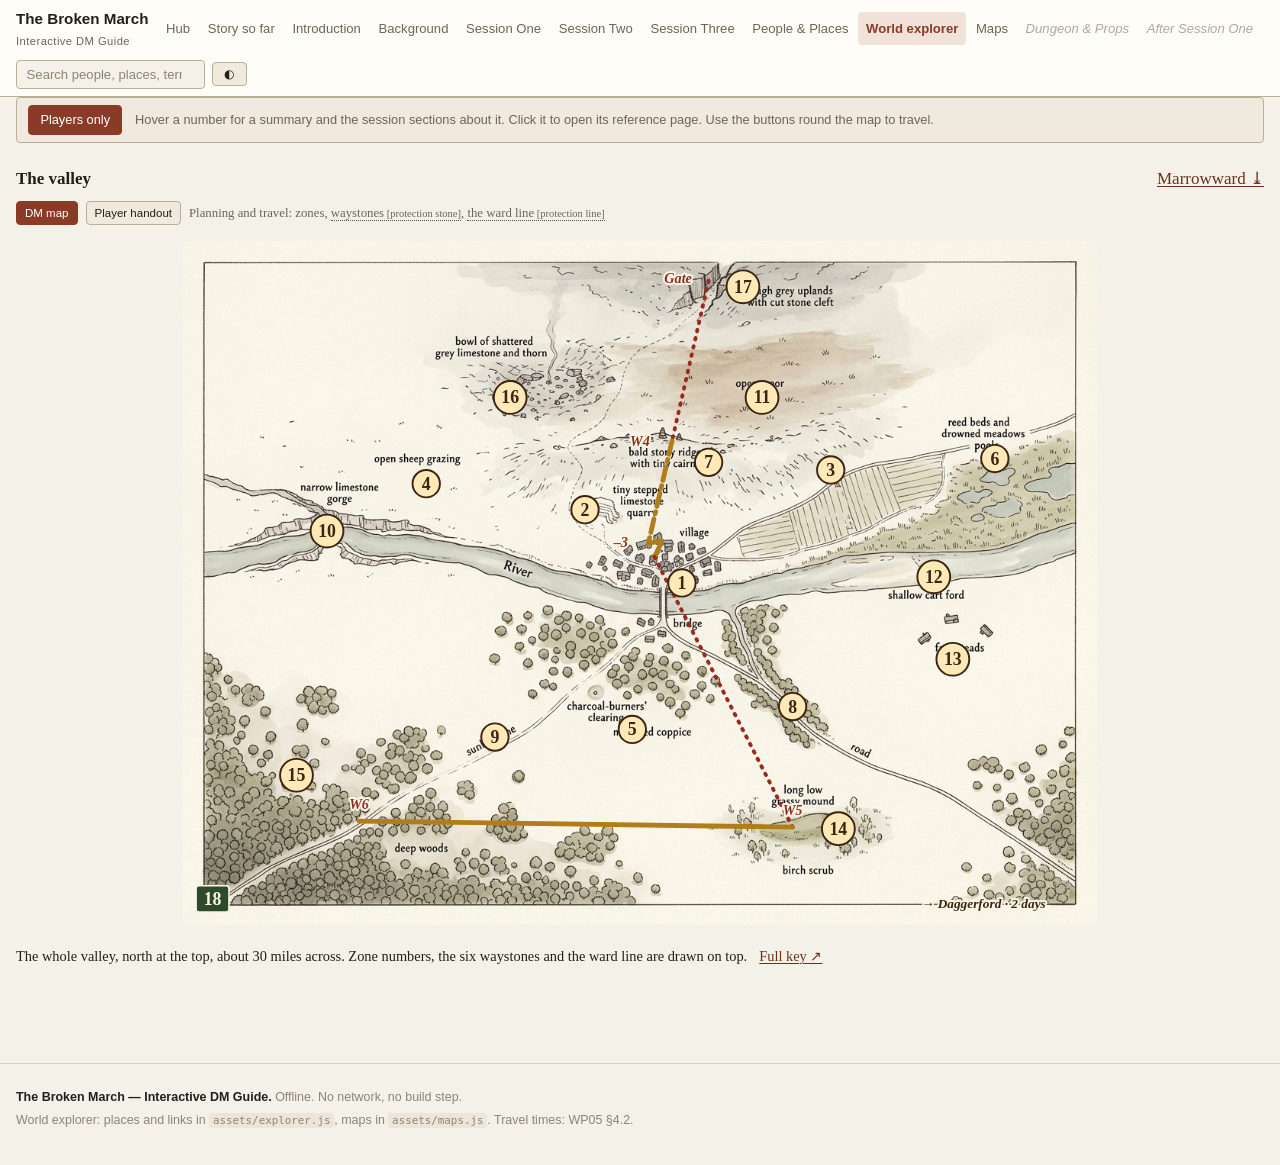
<file: The Broken March - DM Guide/11-world-explorer.html>
<!DOCTYPE html>
<html lang="en">
<head>
<meta charset="utf-8">
<meta name="viewport" content="width=device-width, initial-scale=1">
<title>World explorer — The Broken March DM Guide</title>
<meta name="description" content="A clickable atlas: start with the whole valley, hover for a summary, travel by the edges of each map.">
<link rel="stylesheet" href="assets/app.css">
</head>
<body class="we-page">

<a class="skip-link" href="#main">Skip to content</a>

<header data-topbar></header>

<main id="main" class="we-main">
  <p class="viewbar no-print"><button class="btn btn-primary" type="button" data-view-toggle>Players only</button>
     <span>Hover a number for a summary and the session sections about it. Click it to open its reference page. Use the buttons round the map to travel.</span></p>
  <div data-explorer></div>
</main>

<footer class="site-footer">
  <p><strong>The Broken March — Interactive DM Guide.</strong> Offline. No network, no build step.</p>
  <p>World explorer: places and links in <code>assets/explorer.js</code>, maps in <code>assets/maps.js</code>. Travel times: WP05 §4.2.</p>
</footer>

<script src="assets/entities.js"></script>
<script src="assets/state.js"></script>
<script src="assets/maps.js"></script>
<script src="assets/session-links.js"></script>
<script src="assets/explorer.js"></script>
<script src="assets/app.js"></script>
</body>
</html>
</file>
<file: The Broken March - DM Guide/assets/app.css>
/* ==========================================================================
   The Broken March — Interactive DM Guide
   assets/app.css — design system: tokens, typography, components, print
   Built by chunk G0. Offline: no remote fonts, no @import, no network.
   ========================================================================== */

/* --------------------------------------------------------------------------
   1. Theme tokens — the complete light palette lives on bare :root
   -------------------------------------------------------------------------- */

:root {
  color-scheme: light;

  /* Surfaces */
  --bg:            #f4f1e8;
  --surface:       #fffdf7;
  --surface-2:     #efeadd;
  --surface-sunk:  #e7e1d1;

  /* Ink */
  --ink:           #221f19;
  --ink-soft:      #453f34;
  --muted:         #6d6555;
  --faint:         #8d8474;

  /* Lines */
  --rule:          #d8d0be;
  --rule-strong:   #b9ae97;

  /* Accents */
  --accent:        #8a3b28;   /* rust */
  --accent-ink:    #6e2f20;
  --accent-soft:   #f0e1d9;
  --stone:         #3f5a53;   /* Illefarn green-grey */
  --stone-soft:    #dfe8e4;
  --danger:        #8c2f22;
  --danger-soft:   #f6e0dc;
  --warn:          #7d5f14;
  --warn-soft:     #f6ecd0;

  /* Component surfaces */
  --readaloud-bg:   #fbf3e2;
  --readaloud-rule: #c9a95f;
  --statblock-bg:   #fdf6e8;
  --statblock-rule: #9b3a22;
  --tbd-bg:         #f3eee2;
  --tbd-ink:        #7d5f14;
  --preview-bg:     #fffdf7;
  --preview-shadow: 0 8px 28px rgba(30, 24, 12, .22), 0 1px 2px rgba(30, 24, 12, .18);
  --code-bg:        #ebe6d9;
  --mark:           #f8e08a;

  /* Type */
  --font-prose: "Iowan Old Style", "Palatino Linotype", Palatino, Georgia,
                Cambria, "Times New Roman", serif;
  --font-ui:    "Segoe UI", -apple-system, BlinkMacSystemFont, Roboto,
                "Helvetica Neue", Arial, sans-serif;
  --font-mono:  "Cascadia Mono", Consolas, "SF Mono", Menlo,
                "DejaVu Sans Mono", monospace;

  --measure:   68ch;
  --header-h:  3.5rem;

  --t-fast: 120ms;
  --t-med:  200ms;

  --radius:    4px;
  --radius-lg: 8px;
}

/* Dark: redefine only the tokens that change. Guarded so a manual
   light choice still wins on a system set to dark. */
@media (prefers-color-scheme: dark) {
  :root:not([data-theme="light"]) {
    color-scheme: dark;

    --bg:            #14130f;
    --surface:       #1b1a15;
    --surface-2:     #23211b;
    --surface-sunk:  #100f0c;

    --ink:           #e9e3d5;
    --ink-soft:      #cfc8b8;
    --muted:         #a49b8a;
    --faint:         #877e6f;

    --rule:          #322f28;
    --rule-strong:   #4d493e;

    --accent:        #d98d70;
    --accent-ink:    #eaa88a;
    --accent-soft:   #2e2019;
    --stone:         #86b5a7;
    --stone-soft:    #1a2523;
    --danger:        #e0715c;
    --danger-soft:   #2e1a16;
    --warn:          #d8b45c;
    --warn-soft:     #2a2313;

    --readaloud-bg:   #221e15;
    --readaloud-rule: #8a7233;
    --statblock-bg:   #201d16;
    --statblock-rule: #c4603f;
    --tbd-bg:         #1f1d16;
    --tbd-ink:        #cfa94e;
    --preview-bg:     #23211b;
    --preview-shadow: 0 10px 30px rgba(0, 0, 0, .6), 0 1px 2px rgba(0, 0, 0, .5);
    --code-bg:        #26241d;
    --mark:           #6b5a1c;
  }
}

/* The manual toggle wins in both directions. */
:root[data-theme="dark"] {
  color-scheme: dark;

  --bg:            #14130f;
  --surface:       #1b1a15;
  --surface-2:     #23211b;
  --surface-sunk:  #100f0c;

  --ink:           #e9e3d5;
  --ink-soft:      #cfc8b8;
  --muted:         #a49b8a;
  --faint:         #877e6f;

  --rule:          #322f28;
  --rule-strong:   #4d493e;

  --accent:        #d98d70;
  --accent-ink:    #eaa88a;
  --accent-soft:   #2e2019;
  --stone:         #86b5a7;
  --stone-soft:    #1a2523;
  --danger:        #e0715c;
  --danger-soft:   #2e1a16;
  --warn:          #d8b45c;
  --warn-soft:     #2a2313;

  --readaloud-bg:   #221e15;
  --readaloud-rule: #8a7233;
  --statblock-bg:   #201d16;
  --statblock-rule: #c4603f;
  --tbd-bg:         #1f1d16;
  --tbd-ink:        #cfa94e;
  --preview-bg:     #23211b;
  --preview-shadow: 0 10px 30px rgba(0, 0, 0, .6), 0 1px 2px rgba(0, 0, 0, .5);
  --code-bg:        #26241d;
  --mark:           #6b5a1c;
}

/* --------------------------------------------------------------------------
   2. Reset and base
   -------------------------------------------------------------------------- */

*, *::before, *::after { box-sizing: border-box; }

html { -webkit-text-size-adjust: 100%; scroll-behavior: smooth; }

body {
  margin: 0;
  background: var(--bg);
  color: var(--ink);
  font-family: var(--font-prose);
  font-size: 1.0625rem;
  line-height: 1.62;
  overflow-x: hidden;            /* the page body never scrolls horizontally */
}

img, svg, video { max-width: 100%; height: auto; }

::selection { background: var(--mark); color: var(--ink); }

:focus-visible {
  outline: 2px solid var(--accent);
  outline-offset: 2px;
  border-radius: 2px;
}

.skip-link {
  position: absolute; left: -9999px; top: 0; z-index: 200;
  background: var(--surface); color: var(--ink);
  padding: .6rem 1rem; border: 1px solid var(--rule-strong);
}
.skip-link:focus { left: .5rem; top: .5rem; }

.visually-hidden {
  position: absolute; width: 1px; height: 1px; overflow: hidden;
  clip: rect(0 0 0 0); clip-path: inset(50%); white-space: nowrap;
}

/* --------------------------------------------------------------------------
   3. Typography — serif for prose, a distinct sans for tables and blocks
   -------------------------------------------------------------------------- */

h1, h2, h3, h4, h5, h6 {
  font-family: var(--font-ui);
  line-height: 1.22;
  color: var(--ink);
  margin: 0 0 .5em;
  font-weight: 600;
  letter-spacing: -.01em;
}

h1 { font-size: clamp(1.75rem, 1.3rem + 2.1vw, 2.6rem); font-weight: 700; }
h2 {
  font-size: clamp(1.35rem, 1.1rem + 1.1vw, 1.75rem);
  margin-top: 2.4rem;
  padding-bottom: .3rem;
  border-bottom: 2px solid var(--accent);
}
h3 { font-size: 1.2rem;  margin-top: 1.9rem; color: var(--accent-ink); }
h4 {
  font-size: 1rem; margin-top: 1.4rem;
  text-transform: uppercase; letter-spacing: .06em; color: var(--muted);
}

p { margin: 0 0 1.05em; }

strong, b { font-weight: 700; color: var(--ink); }

a { color: var(--accent-ink); text-decoration-thickness: 1px; text-underline-offset: 2px; }
a:hover { color: var(--accent); }

code, kbd, samp {
  font-family: var(--font-mono);
  font-size: .87em;
  background: var(--code-bg);
  padding: .1em .35em;
  border-radius: 3px;
}
pre {
  font-family: var(--font-mono);
  font-size: .85rem;
  background: var(--code-bg);
  border: 1px solid var(--rule);
  border-radius: var(--radius);
  padding: .9rem 1rem;
  overflow-x: auto;
  line-height: 1.5;
}
pre code { background: none; padding: 0; }

hr { border: 0; border-top: 1px solid var(--rule); margin: 2.2rem 0; }

ul, ol { margin: 0 0 1.05em; padding-left: 1.4em; }
li { margin: .3em 0; }
li > ul, li > ol { margin-bottom: .2em; }

/* The single most important rule of a section. */
blockquote.rule,
.prose > blockquote {
  margin: 1.6rem 0;
  padding: .9rem 1.1rem;
  background: var(--surface-2);
  border-left: 4px solid var(--accent);
  border-radius: 0 var(--radius) var(--radius) 0;
  font-family: var(--font-ui);
  font-size: .97rem;
  line-height: 1.55;
}
.prose > blockquote > :last-child,
blockquote.rule > :last-child { margin-bottom: 0; }

/* Small unobtrusive source citations — (WP02 §12.3) */
.cite {
  font-family: var(--font-ui);
  font-size: .74em;
  color: var(--faint);
  white-space: nowrap;
  font-weight: 400;
}
.cite::before { content: "("; }
.cite::after  { content: ")"; }

/* [LORE] / [ADAPTED] / [CAMPAIGN] source chips */
.src {
  display: inline-block;
  font-family: var(--font-ui);
  font-size: .64rem;
  font-weight: 700;
  letter-spacing: .09em;
  text-transform: uppercase;
  padding: .12em .45em;
  border-radius: 2px;
  border: 1px solid currentColor;
  vertical-align: .12em;
  white-space: nowrap;
}
.src-lore     { color: var(--stone); }
.src-adapted  { color: var(--warn); }
.src-campaign { color: var(--accent); }

/* --------------------------------------------------------------------------
   4. Layout
   -------------------------------------------------------------------------- */

.site {
  display: grid;
  grid-template-columns: minmax(0, 1fr);
  max-width: 84rem;
  margin: 0 auto;
  padding: 0 1rem;
  gap: 0 2.5rem;
}
@media (min-width: 62rem) {
  .site { grid-template-columns: 15.5rem minmax(0, 1fr); }
}

main { min-width: 0; padding: 1.5rem 0 5rem; }

.prose { max-width: var(--measure); }
.prose-wide { max-width: 100%; }

section, [id] { scroll-margin-top: calc(var(--header-h) + 1rem); }

.lede { font-size: 1.14rem; color: var(--ink-soft); max-width: var(--measure); }

.part-label {
  font-family: var(--font-ui);
  font-size: .72rem;
  font-weight: 700;
  letter-spacing: .16em;
  text-transform: uppercase;
  color: var(--accent);
  margin: 0 0 .3rem;
}

/* --------------------------------------------------------------------------
   5. Top bar, nav, search
   -------------------------------------------------------------------------- */

.topbar {
  position: sticky; top: 0; z-index: 60;
  background: var(--surface);
  border-bottom: 1px solid var(--rule-strong);
  min-height: var(--header-h);
}
.topbar-inner {
  max-width: 84rem; margin: 0 auto;
  display: flex; align-items: center; gap: .6rem;
  padding: .45rem 1rem;
  flex-wrap: wrap;
}
.brand {
  font-family: var(--font-ui);
  font-weight: 700; font-size: .95rem;
  color: var(--ink); text-decoration: none;
  white-space: nowrap;
}
.brand small {
  display: block; font-weight: 400; font-size: .7rem;
  color: var(--muted); letter-spacing: .04em;
}

.nav { display: flex; gap: .1rem; flex-wrap: wrap; flex: 1 1 auto; min-width: 0; }
.nav a {
  font-family: var(--font-ui); font-size: .82rem;
  color: var(--muted); text-decoration: none;
  padding: .35rem .5rem; border-radius: var(--radius);
  white-space: nowrap;
}
.nav a:hover { background: var(--surface-2); color: var(--ink); }
.nav a[aria-current="page"] { color: var(--accent); font-weight: 600; background: var(--accent-soft); }
.nav a.is-pending { opacity: .55; font-style: italic; }

.topbar-tools { display: flex; align-items: center; gap: .4rem; }

.btn {
  font-family: var(--font-ui); font-size: .8rem;
  background: var(--surface-2); color: var(--ink);
  border: 1px solid var(--rule-strong); border-radius: var(--radius);
  padding: .35rem .7rem; cursor: pointer; line-height: 1.3;
}
.btn:hover { background: var(--surface-sunk); }
.btn-primary { background: var(--accent); border-color: var(--accent); color: #fff; }
:root[data-theme="dark"] .btn-primary { color: #17110d; }
.btn-sm   { font-size: .72rem; padding: .22rem .5rem; }
.btn-icon { min-width: 2.2rem; text-align: center; }

.search-wrap { position: relative; flex: 0 1 16rem; min-width: 8rem; }
.search-input {
  width: 100%;
  font-family: var(--font-ui); font-size: .82rem;
  background: var(--bg); color: var(--ink);
  border: 1px solid var(--rule-strong); border-radius: var(--radius);
  padding: .38rem .6rem;
}
.search-input::placeholder { color: var(--faint); }

.search-results {
  position: absolute; z-index: 80; top: calc(100% + .3rem); right: 0;
  width: min(26rem, calc(100vw - 2rem));
  max-height: 60vh; overflow-y: auto;
  background: var(--preview-bg);
  border: 1px solid var(--rule-strong); border-radius: var(--radius-lg);
  box-shadow: var(--preview-shadow);
  padding: .3rem;
  display: none;
}
.search-results.open { display: block; }
.sr-item {
  display: block; text-decoration: none; color: var(--ink);
  font-family: var(--font-ui); font-size: .84rem;
  padding: .4rem .55rem; border-radius: var(--radius);
}
.sr-item:hover, .sr-item.is-active { background: var(--accent-soft); color: var(--ink); }
.sr-item .sr-tag { display: block; color: var(--muted); font-size: .74rem; }
.sr-empty { padding: .6rem; color: var(--muted); font-family: var(--font-ui); font-size: .82rem; }

/* --------------------------------------------------------------------------
   6. Sidebar table of contents
   -------------------------------------------------------------------------- */

.sidebar {
  font-family: var(--font-ui); font-size: .85rem;
  align-self: start;
  padding: 1.5rem 0 2rem;
}
@media (min-width: 62rem) {
  .sidebar {
    position: sticky; top: var(--header-h);
    max-height: calc(100vh - var(--header-h)); overflow-y: auto;
  }
}
.sidebar h2 {
  font-size: .7rem; letter-spacing: .14em; text-transform: uppercase;
  color: var(--muted); border: 0; margin: 0 0 .5rem; padding: 0;
}
.sidebar ol { list-style: none; padding: 0; margin: 0; }
.sidebar li { margin: 0; }
.sidebar a {
  display: block; padding: .3rem .55rem; color: var(--muted);
  text-decoration: none; border-left: 2px solid var(--rule);
  border-radius: 0 var(--radius) var(--radius) 0;
}
.sidebar a:hover { color: var(--ink); background: var(--surface-2); }
.sidebar a.is-current { color: var(--accent); border-left-color: var(--accent); font-weight: 600; }
.sidebar .lvl-3 { padding-left: 1.3rem; font-size: .8rem; }

.toc-toggle { display: none; }
@media (max-width: 61.99rem) {
  .toc-toggle { display: inline-block; }
  .sidebar { display: none; padding-top: .5rem; }
  .sidebar.open { display: block; }
}

/* --------------------------------------------------------------------------
   7. Tables — always inside their own horizontal scroller
   -------------------------------------------------------------------------- */

.scrollx {
  overflow-x: auto;
  -webkit-overflow-scrolling: touch;
  max-width: 100%;
  margin: 1.2rem 0;
  border: 1px solid var(--rule);
  border-radius: var(--radius);
  background: var(--surface);
}
.scrollx > table { margin: 0; }

table {
  border-collapse: collapse;
  width: 100%;
  font-family: var(--font-ui);
  font-size: .86rem;
  line-height: 1.45;
  background: var(--surface);
}
caption {
  caption-side: top; text-align: left;
  font-family: var(--font-ui); font-size: .78rem; font-weight: 700;
  letter-spacing: .08em; text-transform: uppercase;
  color: var(--muted); padding: .5rem .7rem .35rem;
}
th, td {
  text-align: left;
  padding: .45rem .7rem;
  border-bottom: 1px solid var(--rule);
  vertical-align: top;
}
thead th {
  background: var(--surface-2);
  font-weight: 700; font-size: .76rem;
  letter-spacing: .05em; text-transform: uppercase;
  color: var(--muted);
  border-bottom: 2px solid var(--rule-strong);
  white-space: nowrap;
}
tbody tr:last-child td { border-bottom: 0; }
td.num, th.num { text-align: right; font-variant-numeric: tabular-nums; }

/* --------------------------------------------------------------------------
   8. Read-aloud
   -------------------------------------------------------------------------- */

.readaloud {
  margin: 1.6rem 0;
  padding: 1rem 1.15rem .9rem;
  background: var(--readaloud-bg);
  border: 1px solid var(--readaloud-rule);
  border-left-width: 5px;
  border-radius: 0 var(--radius-lg) var(--radius-lg) 0;
  font-family: var(--font-prose);
  font-size: 1.03rem;
  line-height: 1.6;
  max-width: var(--measure);
}
.readaloud::before {
  content: "Read aloud";
  display: block;
  font-family: var(--font-ui);
  font-size: .66rem; font-weight: 700;
  letter-spacing: .14em; text-transform: uppercase;
  color: var(--warn);
  margin-bottom: .45rem;
}
.readaloud > :last-child { margin-bottom: 0; }

/* --------------------------------------------------------------------------
   9. Stat blocks
   -------------------------------------------------------------------------- */

.statblock {
  font-family: var(--font-ui);
  font-size: .85rem;
  line-height: 1.42;
  background: var(--statblock-bg);
  border: 1px solid var(--rule-strong);
  border-top: 5px solid var(--statblock-rule);
  border-radius: var(--radius);
  padding: .9rem 1rem 1rem;
  margin: 1.6rem 0;
  max-width: 34rem;
  break-inside: avoid;
  page-break-inside: avoid;
}
.statblock h3, .statblock h4 {
  font-family: var(--font-ui);
  margin: 0 0 .1rem;
  color: var(--statblock-rule);
  text-transform: none; letter-spacing: -.01em;
  font-size: 1.15rem; font-weight: 700;
}
.statblock .sb-type {
  font-style: italic; color: var(--muted);
  font-size: .8rem; margin: 0 0 .55rem;
}
.statblock .sb-bar { border: 0; border-top: 2px solid var(--statblock-rule); margin: .55rem 0; }
.statblock p { margin: 0 0 .4rem; }
.statblock .sb-line { margin: 0 0 .18rem; }

.sb-abilities {
  display: grid;
  grid-template-columns: repeat(6, minmax(0, 1fr));
  gap: .25rem;
  text-align: center;
  margin: .55rem 0;
}
.sb-abilities > div {
  background: var(--surface-2); border-radius: var(--radius); padding: .3rem .1rem;
}
.sb-abilities .ab-k {
  display: block;
  font-size: .66rem; font-weight: 700; letter-spacing: .08em;
  color: var(--muted); text-transform: uppercase;
}
.sb-abilities .ab-v {
  display: block;
  font-variant-numeric: tabular-nums; font-weight: 600; font-size: .84rem;
}

.statblock h5 {
  font-size: .78rem; font-weight: 700; letter-spacing: .1em;
  text-transform: uppercase; color: var(--statblock-rule);
  border-bottom: 1px solid var(--rule-strong);
  margin: .8rem 0 .35rem; padding-bottom: .12rem;
}
.statblock ul { padding-left: 1.1em; margin: 0 0 .4rem; }
.statblock table { font-size: .8rem; background: transparent; }
.statblock .scrollx { border: 0; margin: .5rem 0; background: transparent; }

/* --------------------------------------------------------------------------
   10. Callouts
   -------------------------------------------------------------------------- */

.callout {
  margin: 1.5rem 0;
  padding: .85rem 1rem;
  border: 1px solid var(--rule-strong);
  border-left-width: 4px;
  border-radius: 0 var(--radius) var(--radius) 0;
  background: var(--surface-2);
  font-family: var(--font-ui);
  font-size: .9rem;
  line-height: 1.5;
  max-width: var(--measure);
}
.callout > :last-child { margin-bottom: 0; }
.callout-title {
  display: block; font-weight: 700; font-size: .72rem;
  letter-spacing: .12em; text-transform: uppercase;
  margin-bottom: .35rem;
}
.callout-deadline { background: var(--danger-soft); border-color: var(--danger); }
.callout-deadline .callout-title { color: var(--danger); }
.callout-warn { background: var(--warn-soft); border-color: var(--warn); }
.callout-warn .callout-title { color: var(--warn); }
.callout-dm { background: var(--stone-soft); border-color: var(--stone); }
.callout-dm .callout-title { color: var(--stone); }

/* --------------------------------------------------------------------------
   11. Entity links and preview cards
   -------------------------------------------------------------------------- */

a.ent {
  color: inherit;
  text-decoration: none;
  border-bottom: 1px dotted var(--accent);
  cursor: pointer;
}
a.ent:hover, a.ent:focus-visible {
  color: var(--accent-ink);
  border-bottom-style: solid;
  background: var(--accent-soft);
  border-radius: 2px;
}
a.ent[data-type="term"] { border-bottom-color: var(--stone); }
a.ent[data-type="term"]:hover,
a.ent[data-type="term"]:focus-visible { color: var(--stone); }

.ent-preview {
  position: absolute;
  z-index: 120;
  top: 0; left: 0;
  width: 20rem;
  max-width: calc(100vw - 2rem);
  background: var(--preview-bg);
  border: 1px solid var(--rule-strong);
  border-radius: var(--radius-lg);
  box-shadow: var(--preview-shadow);
  padding: .7rem .85rem .75rem;
  font-family: var(--font-ui);
  font-size: .85rem;
  line-height: 1.45;
  opacity: 0;
  visibility: hidden;
  transition: opacity var(--t-fast) ease;
  pointer-events: none;
}
.ent-preview.open { opacity: 1; visibility: visible; pointer-events: auto; }
.ent-preview .pv-name { font-weight: 700; font-size: .95rem; margin: 0 0 .1rem; }
.ent-preview .pv-tag  { color: var(--muted); font-size: .77rem; margin: 0 0 .4rem; }
.ent-preview .pv-sum  { margin: 0; color: var(--ink-soft); }
.ent-preview .pv-go   { display: none; margin-top: .65rem; width: 100%; }
.ent-preview.touch .pv-go { display: block; }

.chip {
  display: inline-block;
  font-size: .62rem; font-weight: 700;
  letter-spacing: .1em; text-transform: uppercase;
  padding: .12em .42em; border-radius: 2px;
  background: var(--accent-soft); color: var(--accent-ink);
  margin-bottom: .3rem;
}
.chip-location, .chip-zone, .chip-sector { background: var(--stone-soft); color: var(--stone); }
.chip-term     { background: var(--surface-sunk); color: var(--muted); }
.chip-faction  { background: var(--warn-soft);   color: var(--warn); }
.chip-creature { background: var(--danger-soft); color: var(--danger); }
.chip-item, .chip-rumour { background: var(--surface-2); color: var(--ink-soft); }

/* Jump highlight on the landing target */
.ent-target-flash { animation: entFlash 1.6s ease-out 1; border-radius: var(--radius); }
@keyframes entFlash {
  0%   { background: var(--mark); }
  100% { background: transparent; }
}
/* A <tr> background is unreliable across browsers — paint the cells too, so
   jumping to a glossary or directory row is visible. */
tr.ent-target-flash > td,
tr.ent-target-flash > th { animation: entFlash 1.6s ease-out 1; }

/* "Back to where I was" */
.backjump {
  position: fixed;
  right: 1rem; bottom: 1rem;
  z-index: 90;
  display: none;
  font-family: var(--font-ui); font-size: .8rem;
  box-shadow: var(--preview-shadow);
}
.backjump.show { display: inline-block; }

/* --------------------------------------------------------------------------
   12. Placeholders (.tbd) — obviously provisional
   -------------------------------------------------------------------------- */

.tbd {
  margin: 1.5rem 0;
  padding: .85rem 1rem;
  border: 2px dashed var(--rule-strong);
  border-radius: var(--radius);
  background: var(--tbd-bg);
  color: var(--muted);
  font-family: var(--font-ui);
  font-size: .86rem;
  line-height: 1.5;
  max-width: var(--measure);
}
.tbd-head {
  display: flex; flex-wrap: wrap; align-items: baseline; gap: .5rem;
  margin-bottom: .35rem;
}
.tbd-badge {
  font-size: .64rem; font-weight: 700; letter-spacing: .14em;
  text-transform: uppercase;
  color: var(--tbd-ink);
  border: 1px solid currentColor;
  border-radius: 2px;
  padding: .1em .45em;
}
.tbd-owner { font-size: .74rem; font-weight: 700; letter-spacing: .06em; color: var(--tbd-ink); }
.tbd-topic { font-size: .78rem; color: var(--faint); font-style: italic; }
.tbd-body > :last-child { margin-bottom: 0; }

.pending-report { font-family: var(--font-ui); font-size: .88rem; }

/* --------------------------------------------------------------------------
   13. Images — reserved space, graceful absence (§F2, §F3)
   -------------------------------------------------------------------------- */

figure.art { margin: 1.5rem 0; max-width: 30rem; --ar: 4 / 3; }
figure.art[data-kind="portrait"] { --ar: 3 / 4;  max-width: 17rem; }
figure.art[data-kind="map"]      { --ar: 4 / 3;  max-width: 44rem; }
figure.art[data-kind="scene"]    { --ar: 16 / 9; max-width: 40rem; }
figure.art[data-kind="handout"]  { --ar: 5 / 7;  max-width: 22rem; }

figure.art img {
  display: block; width: 100%;
  aspect-ratio: var(--ar);
  object-fit: cover;
  border: 1px solid var(--rule-strong);
  border-radius: var(--radius);
  background: var(--surface-2);
}
figure.art figcaption {
  font-family: var(--font-ui); font-size: .76rem;
  color: var(--muted); margin-top: .35rem; line-height: 1.4;
}

figure.art.missing img { display: none; }
figure.art.missing .art-frame { display: flex; }

.art-frame {
  display: none;
  aspect-ratio: var(--ar);
  flex-direction: column; justify-content: center; align-items: center;
  gap: .35rem;
  text-align: center;
  padding: 1rem;
  border: 2px dashed var(--rule-strong);
  border-radius: var(--radius);
  background: repeating-linear-gradient(
    45deg, var(--surface-2), var(--surface-2) 8px,
    var(--surface) 8px, var(--surface) 16px);
  color: var(--muted);
  font-family: var(--font-ui);
}
.art-frame .af-badge {
  font-size: .62rem; font-weight: 700; letter-spacing: .14em;
  text-transform: uppercase; color: var(--tbd-ink);
  border: 1px solid currentColor; border-radius: 2px; padding: .1em .45em;
}
.art-frame .af-file {
  font-family: var(--font-mono); font-size: .78rem;
  color: var(--ink-soft); word-break: break-all;
}
.art-frame .af-src { font-size: .72rem; color: var(--faint); }

/* --------------------------------------------------------------------------
   14. Cards and grids
   -------------------------------------------------------------------------- */

.grid {
  display: grid;
  grid-template-columns: repeat(auto-fit, minmax(min(16rem, 100%), 1fr));
  gap: 1rem;
  margin: 1.4rem 0;
}
.card {
  background: var(--surface);
  border: 1px solid var(--rule);
  border-radius: var(--radius-lg);
  padding: .9rem 1rem 1rem;
  font-family: var(--font-ui);
  font-size: .88rem;
  line-height: 1.5;
}
.card > :last-child { margin-bottom: 0; }
.card h3 { margin-top: 0; font-size: 1.02rem; color: var(--ink); }
a.card { text-decoration: none; color: var(--ink); display: block; }
a.card:hover { border-color: var(--accent); background: var(--surface-2); }
.card-meta {
  font-size: .72rem; letter-spacing: .1em; text-transform: uppercase;
  color: var(--muted); font-weight: 700; margin-bottom: .25rem;
}
.card.is-pending { opacity: .78; border-style: dashed; }
.card-badge {
  display: inline-block; font-size: .64rem; font-weight: 700;
  letter-spacing: .12em; text-transform: uppercase;
  color: var(--tbd-ink); border: 1px solid currentColor;
  border-radius: 2px; padding: .08em .4em; margin-left: .35rem;
  white-space: nowrap;
}

/* --------------------------------------------------------------------------
   15. Spoiler gate — used by 02-background.html (G3)
   -------------------------------------------------------------------------- */

.spoiler[data-revealed="false"] > .spoiler-body { display: none; }
.spoiler-gate {
  border: 1px solid var(--danger);
  background: var(--danger-soft);
  border-radius: var(--radius-lg);
  padding: 1rem 1.1rem;
  font-family: var(--font-ui); font-size: .9rem;
  max-width: var(--measure);
  margin: 1.4rem 0;
}
.spoiler-gate p { margin: 0 0 .6rem; }

/* --------------------------------------------------------------------------
   16. State panel
   -------------------------------------------------------------------------- */

.state-panel {
  font-family: var(--font-ui);
  background: var(--surface);
  border: 1px solid var(--rule-strong);
  border-radius: var(--radius-lg);
  padding: 1rem 1.1rem 1.1rem;
  margin: 1.5rem 0;
}
.sp-head {
  display: flex; flex-wrap: wrap; align-items: center;
  gap: .5rem; justify-content: space-between;
  margin-bottom: .8rem;
}
.sp-title { font-weight: 700; font-size: 1rem; }
.sp-position { font-size: .82rem; color: var(--muted); font-variant-numeric: tabular-nums; }
.sp-dirty {
  font-size: .68rem; font-weight: 700; letter-spacing: .08em;
  text-transform: uppercase;
  color: var(--warn); border: 1px solid currentColor;
  border-radius: 2px; padding: .1em .45em;
  visibility: hidden;
}
.sp-dirty.on { visibility: visible; }

.sp-groups {
  display: grid;
  grid-template-columns: repeat(auto-fit, minmax(min(13rem, 100%), 1fr));
  gap: .9rem 1.2rem;
}
.sp-group { min-width: 0; }
.sp-group h3 {
  font-size: .68rem; font-weight: 700; letter-spacing: .13em;
  text-transform: uppercase; color: var(--muted);
  margin: 0 0 .35rem; padding-bottom: .2rem;
  border-bottom: 1px solid var(--rule);
}
.sp-row {
  display: flex; align-items: center; gap: .4rem;
  justify-content: space-between;
  padding: .16rem 0;
  font-size: .84rem;
}
.sp-row label { color: var(--ink-soft); min-width: 0; overflow-wrap: anywhere; }
.sp-row input, .sp-row select {
  font-family: var(--font-ui); font-size: .82rem;
  background: var(--bg); color: var(--ink);
  border: 1px solid var(--rule-strong); border-radius: var(--radius);
  padding: .12rem .3rem;
  max-width: 9.5rem;
}
.sp-row input[type="number"] {
  width: 3.8rem; text-align: right; font-variant-numeric: tabular-nums;
}

.sp-actions {
  display: flex; flex-wrap: wrap; gap: .4rem;
  margin-top: 1rem; padding-top: .8rem;
  border-top: 1px solid var(--rule);
  align-items: center;
}
.sp-msg { font-size: .78rem; color: var(--muted); }
.sp-msg.err { color: var(--danger); }
.sp-msg.ok  { color: var(--stone); }

.sp-note {
  width: 100%; min-height: 4.5rem; resize: vertical;
  font-family: var(--font-ui); font-size: .84rem;
  background: var(--bg); color: var(--ink);
  border: 1px solid var(--rule-strong); border-radius: var(--radius);
  padding: .4rem .5rem; margin-top: .3rem;
}

/* --------------------------------------------------------------------------
   17. Deadlines strip — pinned in Part 4 (G4)
   -------------------------------------------------------------------------- */

.deadlines {
  position: sticky; top: var(--header-h); z-index: 50;
  background: var(--danger-soft);
  border: 1px solid var(--danger);
  border-radius: var(--radius);
  padding: .5rem .7rem;
  margin: 0 0 1.4rem;
  font-family: var(--font-ui); font-size: .8rem;
  display: flex; flex-wrap: wrap; gap: .4rem 1rem; align-items: baseline;
}
.deadlines b { color: var(--danger); }

/* On a narrow screen the strip wraps to four lines, and a sticky 140px band
   eats a third of a phone. Let it scroll away there — it is still the first
   thing on the page. */
@media (max-width: 48rem) {
  .deadlines { position: static; }
}

/* --------------------------------------------------------------------------
   18. Footer
   -------------------------------------------------------------------------- */

.site-footer {
  border-top: 1px solid var(--rule);
  margin: 3rem auto 0;
  padding: 1.2rem 1rem 2rem;
  max-width: 84rem;
  font-family: var(--font-ui); font-size: .78rem; color: var(--faint);
}
.site-footer p { margin: .2rem 0; }

/* --------------------------------------------------------------------------
   19. Reduced motion
   -------------------------------------------------------------------------- */

@media (prefers-reduced-motion: reduce) {
  html { scroll-behavior: auto; }
  *, *::before, *::after {
    animation-duration: .001ms !important;
    animation-iteration-count: 1 !important;
    transition-duration: .001ms !important;
  }
  .ent-target-flash { animation: none; outline: 2px solid var(--accent); }
}

/* --------------------------------------------------------------------------
   20. Print
   -------------------------------------------------------------------------- */

@media print {
  :root {
    --bg: #fff; --surface: #fff; --surface-2: #f4f4f4; --surface-sunk: #ececec;
    --ink: #000; --ink-soft: #1a1a1a; --muted: #444; --faint: #555;
    --rule: #bbb; --rule-strong: #888;
    --accent: #000; --accent-ink: #000; --accent-soft: #f0f0f0;
    --stone: #333; --stone-soft: #f2f2f2;
    --danger: #000; --danger-soft: #f2f2f2;
    --warn: #333; --warn-soft: #f6f6f6;
    --readaloud-bg: #f7f7f7; --readaloud-rule: #666;
    --statblock-bg: #fff; --statblock-rule: #000;
    --tbd-bg: #fff; --tbd-ink: #333;
    --code-bg: #f2f2f2; --mark: transparent;
    --preview-shadow: none;
  }

  body { background: #fff; color: #000; font-size: 10.5pt; }

  .topbar, .sidebar, .search-wrap, .search-results, .ent-preview,
  .backjump, .toc-toggle, .theme-toggle, .sp-actions, .skip-link,
  .no-print { display: none !important; }

  .site { display: block; max-width: none; padding: 0; }
  main { padding: 0; }
  .prose { max-width: none; }

  details { display: block; }
  details > summary { display: none; }
  .spoiler[data-revealed="false"] > .spoiler-body { display: block !important; }
  .spoiler-gate { display: none; }

  a.ent { border-bottom: 0; color: #000; text-decoration: none; }
  a[href]::after { content: none !important; }

  .part-page { page-break-before: always; break-before: page; }
  .part-page:first-of-type { page-break-before: auto; break-before: auto; }

  .statblock, table, .readaloud, .tbd, figure.art, .callout {
    break-inside: avoid; page-break-inside: avoid;
  }
  .scrollx { overflow: visible; border: 0; }
  h1, h2, h3, h4 { break-after: avoid; page-break-after: avoid; }
  .deadlines { position: static; }
}

/* --------------------------------------------------------------------------
   21. Region diagram — added by G2, shared component
   -------------------------------------------------------------------------- */

.rmap {
  margin: 1.6rem 0;
  padding: 1rem;
  border: 1px solid var(--rule-strong);
  border-radius: var(--radius-lg);
  background: var(--surface);
  font-family: var(--font-ui);
}
.rmap-compass {
  font-size: .68rem; font-weight: 700; letter-spacing: .16em;
  text-transform: uppercase; color: var(--muted);
  text-align: center; margin-bottom: .6rem;
}
.rmap-col {
  display: flex; flex-direction: column; align-items: center; gap: 0;
}
.rmap-row {
  display: flex; flex-wrap: wrap; justify-content: center;
  align-items: stretch; gap: .5rem;
}
.rmap-node {
  min-width: 0;
  background: var(--surface-2);
  border: 1px solid var(--rule-strong);
  border-radius: var(--radius);
  padding: .4rem .55rem;
  font-size: .8rem;
  line-height: 1.35;
}
/* In a column, flex-basis is height — give spine nodes an explicit width
   instead, so they align and do not stretch. */
.rmap-col > .rmap-node { flex: none; width: 21rem; max-width: 100%; }
.rmap-row > .rmap-node { flex: 0 1 13.5rem; }

.rmap-node .rmap-code {
  font-weight: 700; letter-spacing: .04em; color: var(--accent-ink);
}
.rmap-node .rmap-d {
  float: right;
  font-size: .68rem; font-weight: 700;
  color: var(--muted); font-variant-numeric: tabular-nums;
  border: 1px solid var(--rule-strong); border-radius: 2px;
  padding: 0 .3em; margin-left: .3rem;
}
.rmap-node .rmap-note {
  display: block; color: var(--muted); font-size: .74rem; margin-top: .15rem;
}
.rmap-node.is-hub {
  background: var(--accent-soft);
  border-color: var(--accent);
}
.rmap-row > .rmap-node.is-hub { flex-basis: 15rem; }
.rmap-node.is-hub .rmap-code { color: var(--accent); }
.rmap-node.is-site { background: var(--stone-soft); border-color: var(--stone); }
.rmap-node.is-site .rmap-code { color: var(--stone); }

.rmap-link {
  width: 0; height: 1.5rem;
  margin: 0 auto;
  flex: none;
  position: relative;
  border-left: 2px solid var(--rule-strong);
}
.rmap-link::after {
  content: "";
  position: absolute; left: -5px; bottom: -1px;
  width: 0; height: 0;
  border-left: 6px solid transparent;
  border-right: 6px solid transparent;
  border-top: 7px solid var(--rule-strong);
}
.rmap-river {
  margin: .8rem 0;
  padding: .35rem .6rem;
  border-top: 2px solid var(--stone);
  border-bottom: 2px solid var(--stone);
  background: var(--stone-soft);
  color: var(--stone);
  font-size: .74rem; font-weight: 700;
  letter-spacing: .1em; text-transform: uppercase;
  text-align: center;
}
.rmap-river small {
  display: block; font-weight: 400; letter-spacing: 0;
  text-transform: none; color: var(--muted); font-size: .72rem;
}
.rmap-group {
  font-size: .66rem; font-weight: 700; letter-spacing: .14em;
  text-transform: uppercase; color: var(--muted);
  text-align: center; margin: .8rem 0 .4rem;
}
.rmap-legend {
  margin-top: .8rem; padding-top: .6rem;
  border-top: 1px solid var(--rule);
  font-size: .74rem; color: var(--muted);
}

/* --------------------------------------------------------------------------
   22. Dashboard panel — added by G2, shared component
   -------------------------------------------------------------------------- */

.dash {
  font-family: var(--font-mono);
  font-size: .8rem;
  background: var(--surface);
  border: 1px solid var(--rule-strong);
  border-radius: var(--radius-lg);
  padding: .9rem 1rem;
  margin: 1.5rem 0;
  line-height: 1.5;
}
.dash-head {
  font-family: var(--font-ui);
  font-weight: 700; font-size: .72rem;
  letter-spacing: .14em; text-transform: uppercase;
  color: var(--accent);
  border-bottom: 2px solid var(--accent);
  padding-bottom: .25rem; margin-bottom: .6rem;
  display: flex; justify-content: space-between; flex-wrap: wrap; gap: .5rem;
}
.dash-cols {
  display: grid;
  grid-template-columns: repeat(auto-fit, minmax(min(13rem, 100%), 1fr));
  gap: .6rem 1.4rem;
}
.dash-block h4 {
  font-family: var(--font-ui);
  font-size: .66rem; font-weight: 700;
  letter-spacing: .12em; text-transform: uppercase;
  color: var(--muted);
  margin: 0 0 .2rem; border-bottom: 1px solid var(--rule);
  padding-bottom: .15rem;
}
.dash-block ul { list-style: none; margin: 0 0 .5rem; padding: 0; }
.dash-block li {
  margin: 0; display: flex; justify-content: space-between; gap: .6rem;
}
.dash-block li span:last-child {
  font-variant-numeric: tabular-nums; color: var(--ink); font-weight: 600;
  text-align: right;
}
.dash-block li.warn span:last-child { color: var(--danger); }

/* --------------------------------------------------------------------------
   23. Faction panels and rule cards — added by G2
   -------------------------------------------------------------------------- */

.panel {
  border: 1px solid var(--rule-strong);
  border-left: 4px solid var(--accent);
  border-radius: 0 var(--radius-lg) var(--radius-lg) 0;
  background: var(--surface);
  padding: 1rem 1.1rem;
  margin: 1.4rem 0;
  font-family: var(--font-ui);
  font-size: .9rem;
  line-height: 1.55;
}
.panel > :last-child { margin-bottom: 0; }
.panel h3 { margin-top: 0; font-size: 1.1rem; color: var(--ink); }
.panel-meta {
  font-size: .72rem; font-weight: 700; letter-spacing: .1em;
  text-transform: uppercase; color: var(--muted);
  margin: -.3rem 0 .6rem;
}
.panel dl { margin: 0; }
.panel dt {
  font-size: .68rem; font-weight: 700; letter-spacing: .12em;
  text-transform: uppercase; color: var(--accent);
  margin-top: .6rem;
}
.panel dd { margin: .1rem 0 0; }
.panel-split { border-left-color: var(--warn); }
.panel-split dt { color: var(--warn); }

.rule-card {
  border: 1px solid var(--rule);
  border-radius: var(--radius-lg);
  background: var(--surface);
  padding: .9rem 1.05rem;
  margin: 1rem 0;
  font-family: var(--font-ui);
  font-size: .92rem;
  line-height: 1.55;
}
.rule-card > :last-child { margin-bottom: 0; }
.rule-card h3 {
  margin: 0 0 .35rem; font-size: 1.02rem; color: var(--ink);
  display: flex; gap: .55rem; align-items: baseline;
}
.rule-card h3 .rule-n {
  font-size: .72rem; font-weight: 700; color: var(--accent);
  border: 1px solid currentColor; border-radius: 2px;
  padding: .05em .4em; flex: none;
}
.rule-worked {
  margin: .5rem 0 0;
  padding: .45rem .7rem;
  background: var(--surface-2);
  border-radius: var(--radius);
  font-size: .85rem;
  color: var(--ink-soft);
}
.rule-worked b { color: var(--accent-ink); }

/* Glossary — never auto-linked (see app.js EXCLUDE_SEL) */
.glossary td:first-child { font-weight: 700; white-space: nowrap; }
.glossary tbody tr:target td { background: var(--mark); }

/* --------------------------------------------------------------------------
   24. Spoiler gate — added by G3
   -------------------------------------------------------------------------- */

.spoiler-gate .btn { margin-top: .2rem; }

/* Once revealed, the gate stops shouting and becomes a status line. */
.spoiler.is-revealed > .spoiler-gate {
  border-color: var(--rule-strong);
  background: var(--surface-2);
}
.spoiler.is-revealed > .spoiler-gate .spoiler-warn { display: none; }
.spoiler:not(.is-revealed) > .spoiler-gate .spoiler-open { display: none; }

.spoiler-body[aria-hidden="true"] { display: none; }

/* Fixed hide control — a DM mid-session must be able to blank the screen in
   one click, from anywhere on the page. Mirrors .backjump on the other side. */
.spoilerhide {
  position: fixed;
  left: 1rem; bottom: 1rem;
  z-index: 90;
  display: none;
  font-family: var(--font-ui); font-size: .8rem;
  background: var(--danger); border-color: var(--danger); color: #fff;
  box-shadow: var(--preview-shadow);
}
:root[data-theme="dark"] .spoilerhide { color: #17110d; }
.spoilerhide.show { display: inline-block; }
.spoilerhide:hover { background: var(--danger); filter: brightness(1.08); }

@media print { .spoilerhide { display: none !important; } }

/* --------------------------------------------------------------------------
   25. Directory entries — added by G5, used by G5 and G6
   -------------------------------------------------------------------------- */

.entry {
  border: 1px solid var(--rule);
  border-left: 3px solid var(--rule-strong);
  border-radius: 0 var(--radius-lg) var(--radius-lg) 0;
  background: var(--surface);
  padding: .9rem 1.1rem 1rem;
  margin: 1.2rem 0;
  font-family: var(--font-ui);
  font-size: .9rem;
  line-height: 1.5;
  break-inside: avoid;
  page-break-inside: avoid;
}
.entry > :last-child { margin-bottom: 0; }
.entry h3 {
  margin: 0 0 .5rem;
  font-size: 1.1rem;
  color: var(--ink);
  display: flex; flex-wrap: wrap; align-items: baseline; gap: .5rem;
}
.entry-tag {
  font-size: .72rem; font-weight: 600;
  letter-spacing: .04em;
  color: var(--muted);
  font-family: var(--font-ui);
}
.entry-npc   { border-left-color: var(--accent); }
.entry-loc   { border-left-color: var(--stone); }
.entry-zone  { border-left-color: var(--warn); }

.entry-body { display: flex; gap: 1.1rem; flex-wrap: wrap; align-items: flex-start; }
.entry-body > figure.art { flex: 0 0 10.5rem; margin: 0 0 .5rem; max-width: 100%; }
.entry-body > .entry-text { flex: 1 1 20rem; min-width: 0; }
.entry-body > .entry-text > :last-child { margin-bottom: 0; }

.entry p { margin: 0 0 .45rem; }

/* The four card fields, compact */
.entry-fields {
  display: grid;
  grid-template-columns: minmax(4.5rem, auto) 1fr;
  gap: .1rem .7rem;
  margin: .55rem 0;
  padding: .5rem .7rem;
  background: var(--surface-2);
  border-radius: var(--radius);
  font-size: .86rem;
}
.entry-fields dt {
  font-size: .64rem; font-weight: 700; letter-spacing: .1em;
  text-transform: uppercase; color: var(--muted);
  padding-top: .22em;
}
.entry-fields dd { margin: 0; }

/* What happens if they die — the campaign's whole point */
.entry-death {
  margin: .55rem 0 0;
  padding: .45rem .7rem;
  border-left: 3px solid var(--danger);
  background: var(--danger-soft);
  border-radius: 0 var(--radius) var(--radius) 0;
  font-size: .86rem;
}
.entry-death strong:first-child { color: var(--danger); }

.entry-secret {
  margin: .55rem 0 0;
  padding: .45rem .7rem;
  border-left: 3px solid var(--warn);
  background: var(--warn-soft);
  border-radius: 0 var(--radius) var(--radius) 0;
  font-size: .86rem;
}
.entry-secret strong:first-child { color: var(--warn); }

/* Directory jump-bar */
.dirbar {
  display: flex; flex-wrap: wrap; gap: .25rem;
  margin: .8rem 0 1.4rem;
  font-family: var(--font-ui);
}
.dirbar a {
  font-size: .76rem;
  padding: .18rem .45rem;
  border: 1px solid var(--rule-strong);
  border-radius: var(--radius);
  color: var(--muted);
  text-decoration: none;
  white-space: nowrap;
}
.dirbar a:hover { background: var(--accent-soft); color: var(--accent-ink); border-color: var(--accent); }

/* --------------------------------------------------------------------------
   18. Session Two (WP09) — presentation boxes, read-aloud cues, inline TBDs
   -------------------------------------------------------------------------- */

.pbox {
  margin: 1rem 0;
  padding: .7rem .9rem;
  border: 1px solid var(--rule-strong);
  border-left: 4px solid var(--accent);
  border-radius: 0 var(--radius) var(--radius) 0;
  background: var(--surface);
  font-family: var(--font-ui);
  font-size: .9rem;
  line-height: 1.5;
  max-width: var(--measure);
}
.pbox p { margin: 0 0 .3rem; }
.pbox > :last-child { margin-bottom: 0; }
.pbox-name { font-weight: 700; font-size: 1rem; }
.pbox-tag { font-weight: 400; color: var(--muted); font-size: .85rem; }
.pbox-now {
  border-top: 1px dashed var(--rule-strong);
  padding-top: .3rem;
  color: var(--ink);
}
.entry .pbox { max-width: none; }
.readaloud .ra-cue {
  font-family: var(--font-ui);
  font-size: .72rem; font-style: italic;
  color: var(--muted);
  margin: -.3rem 0 .4rem;
}
.tbd-inline {
  border: 1px dashed var(--warn);
  border-radius: var(--radius);
  padding: 0 .25rem;
  color: var(--muted);
  font-style: italic;
}

/* Session Two two-column rows: main text left, related notes right. The two
   columns of a row scroll together; a side may be empty. One column when the
   reading area is narrow. */
.part-page { container-type: inline-size; }
.s2-row {
  display: grid;
  grid-template-columns: minmax(0, 1fr);
  gap: .2rem 1.6rem;
  align-items: start;
}
.s2-main > :first-child, .s2-side > :first-child { margin-top: 0; }
.s2-side:empty { display: none; }
.s2-side {
  font-size: .92rem;
  padding-bottom: .4rem;
}
.s2-side .readaloud, .s2-side .callout, .s2-side .pbox, .s2-side .prose { max-width: none; }
.s2-side figure.art { max-width: 12rem; margin: 0 0 .8rem; }
.s2-side .scrollx table { font-size: .82rem; }
@container (min-width: 46rem) {
  .s2-row { grid-template-columns: minmax(0, 3fr) minmax(0, 2fr); }
  .s2-side:empty { display: block; }
  .s2-side {
    border-left: 1px solid var(--rule-strong);
    padding-left: 1.1rem;
    min-height: 1rem;
  }
  .s2-main .prose, .s2-main .readaloud, .s2-main .callout { max-width: none; }
}

/* Session Two definition cards (📘): short reference for creatures, items and
   places, so a link never has to leave the page. */
.defbox {
  margin: .8rem 0;
  padding: .6rem .85rem;
  border: 1px dashed var(--rule-strong);
  border-radius: var(--radius);
  background: var(--surface-2);
  font-family: var(--font-ui);
  font-size: .86rem;
  line-height: 1.45;
}
.defbox p { margin: 0 0 .25rem; }
.defbox > :last-child { margin-bottom: 0; }
.defbox-name { font-weight: 700; }

/* Story So Far: the player-view boxes beside each DM beat, and the
   "Players only" switch that hides every .dm-only element. */
.playerview {
  margin: 0 0 .8rem;
  padding: .7rem .9rem;
  border: 1px solid var(--readaloud-rule);
  border-left-width: 4px;
  border-radius: 0 var(--radius) var(--radius) 0;
  background: var(--readaloud-bg);
  font-family: var(--font-prose);
  font-size: .95rem;
  line-height: 1.55;
}
.playerview .callout-title { color: var(--warn); }
.playerview p { margin: 0; }
.viewbar {
  position: sticky; top: var(--header-h); z-index: 50;
  display: flex; flex-wrap: wrap; gap: .4rem .8rem; align-items: center;
  margin: 0 0 1.4rem;
  padding: .45rem .7rem;
  border: 1px solid var(--rule-strong);
  border-radius: var(--radius);
  background: var(--surface-2);
  font-family: var(--font-ui); font-size: .8rem; color: var(--muted);
}
@media (max-width: 48rem) { .viewbar { position: static; } }
.view-players .dm-only { display: none !important; }

/* --------------------------------------------------------------------------
   Maps — 09-maps.html (assets/maps.js) and map thumbnails in preview cards
   -------------------------------------------------------------------------- */
.ent-preview .pv-map { margin: 0 0 .5rem; }
.ent-preview .pv-map-img {
  display: block; width: 100%; height: 9rem; object-fit: cover;  /* fixed: the card is placed before the picture loads */
  border: 1px solid var(--rule); border-radius: var(--radius); background: var(--surface-2);
}
.ent-preview .pv-map-links { display: flex; justify-content: space-between; margin: .3rem 0 0; font-size: .78rem; }

.map-group { margin-bottom: 2.5rem; }
.map-entry { margin: 0 0 2.2rem; padding-top: .4rem; border-top: 1px solid var(--rule); }
.map-entry h3 { display: flex; flex-wrap: wrap; align-items: baseline; gap: .2rem .6rem; }
.map-who {
  font-family: var(--font-ui); font-size: .62rem; font-weight: 700; letter-spacing: .1em;
  text-transform: uppercase; padding: .15em .45em; border-radius: 2px;
}
.map-who-dm   { background: var(--danger-soft); color: var(--danger); }
.map-who-pl   { background: var(--stone-soft);  color: var(--stone); }
.map-who-both { background: var(--warn-soft);   color: var(--warn); }

.map-fig { margin: .6rem 0 .5rem; }
.map-view {
  display: block; width: 100%; padding: 0; margin: 0; cursor: zoom-in;
  border: 1px solid var(--rule-strong); border-radius: var(--radius); background: #efe6d4; overflow: hidden;
}
.map-view:focus-visible { outline: 3px solid var(--accent); outline-offset: 2px; }
.map-svg { display: block; width: 100%; height: auto; max-height: 80vh; }
.map-fig figcaption { font-family: var(--font-ui); font-size: .75rem; color: var(--muted); margin-top: .3rem; }
.map-desc { max-width: var(--measure); }
.map-locs { font-family: var(--font-ui); font-size: .85rem; }
.map-key { max-width: 46rem; }
.map-key-mark { font-weight: 700; white-space: nowrap; }
.map-key-dm { color: var(--danger); }
.map-notes ul { margin: .3rem 0 0; padding-left: 1.2rem; }

/* overlay marks — printed on paper-coloured maps, so fixed colours */
.map-dot   { fill: #fbf5e6; stroke: #3b2410; stroke-width: 2.5; }
.map-dot-t { fill: #3b2410; font-family: Georgia, serif; font-weight: 700; }
.map-sq    { fill: #2d4a2b; stroke: #fbf5e6; stroke-width: 2; }
.map-sq-t  { fill: #fbf5e6; font-family: Georgia, serif; font-weight: 700; }
.map-mark.dm-only .map-dot { fill: #fff3ef; stroke: #8c2f22; }
.map-mark.dm-only .map-dot-t { fill: #8c2f22; }
.map-txt   { fill: #3b2410; font-family: Georgia, serif; font-weight: 700; font-style: italic;
             paint-order: stroke; stroke: #fbf5e6; stroke-width: 5px; stroke-linejoin: round; }
.map-txt-dm { fill: #8c2f22; }

.map-viewer {
  position: fixed; inset: 0; z-index: 300; display: none; flex-direction: column;
  background: rgba(20, 18, 14, .97);
}
.map-viewer.open { display: flex; }
.map-viewer-bar {
  display: flex; gap: .6rem; align-items: center; padding: .5rem .8rem;
  font-family: var(--font-ui); color: #e9e3d5;
}
.map-viewer-title { flex: 1; font-weight: 700; }
.map-viewer-stage { flex: 1; min-height: 0; touch-action: none; cursor: grab; }
.map-viewer-stage:active { cursor: grabbing; }
.map-viewer-stage svg { width: 100%; height: 100%; max-height: none; }
.map-viewer-lock, .map-viewer-lock body { overflow: hidden; }
@media print {
  .map-viewer, .map-fig figcaption { display: none !important; }
  .map-entry { break-inside: avoid; }
}

/* Map thumbnails beside the text (session pages). */
figure.mapfig { margin: 0 0 .8rem; max-width: 18rem; }
figure.mapfig img { display: block; width: 100%; height: auto; border-radius: 6px; }
figure.mapfig figcaption { color: var(--muted); font-size: .8rem; }

/* ---------------------------------------------------------- World explorer */
.we-main { max-width: 84rem; margin: 0 auto; padding: 0 1rem 2rem; }
.we-crumbs, .we-switch { display: flex; flex-wrap: wrap; align-items: center; gap: .5rem; margin: .5rem 0; }
.we-jump { margin-left: auto; }
.we-when, .we-time, .we-pop-tag { color: var(--muted); font-size: .8rem; }
.we-frame { display: grid; gap: .5rem; align-items: center;
  grid-template-columns: 9rem minmax(0, 1fr) 9rem; grid-template-areas: ". n ." "w stage e" ". s ."; }
.we-side { display: flex; gap: .4rem; justify-content: center; }
.we-n { grid-area: n; flex-wrap: wrap; } .we-s { grid-area: s; flex-wrap: wrap; }
.we-w { grid-area: w; flex-direction: column; } .we-e { grid-area: e; flex-direction: column; }
.we-stage { grid-area: stage; width: 100%; justify-self: center; }
.we-stage svg { display: block; width: 100%; height: 100%; border-radius: 6px; }
.we-edge { display: grid; justify-items: center; gap: .1rem; padding: .4rem .7rem; cursor: pointer;
  font: inherit; font-size: .85rem; color: inherit; background: transparent;
  border: 1px dashed var(--muted); border-radius: 6px; }
.we-edge:hover, .we-edge:focus-visible { border-style: solid; background: rgba(210, 160, 90, .15); }
.we-arrow { font-size: 1.1rem; line-height: 1; }
.we-hit { fill: transparent; }
.we-spot { cursor: pointer; outline: none; }
.we-spot:hover .map-dot, .we-spot:focus-visible .map-dot, .we-spot:hover .map-sq, .we-spot:focus-visible .map-sq { stroke-width: 6px; }
.we-zoomable .map-dot { fill: #ffe9b8; }
.we-pop { position: fixed; z-index: 400; width: min(24rem, calc(100vw - 16px)); max-height: calc(100vh - 16px); overflow: auto;
  padding: .7rem .8rem; border-radius: 8px; border: 1px solid var(--muted);
  background: #fbf6ea; color: #2b2118; box-shadow: 0 8px 28px rgba(0, 0, 0, .45); font-size: .9rem; }
.we-pop[hidden] { display: none; }
.we-pop p { margin: 0 0 .35rem; }
.we-pop .we-pop-tag, .we-pop .we-thumb span { color: #6b5a48; }
.we-pop-name { font-weight: 700; font-size: 1.05rem; padding-right: 1.5rem; }
.we-pop-key { font-style: italic; }
.we-pop-dm { color: #8c2f22; }
.we-pop .btn { color: #2b2118; background: #fff; border: 1px solid #8c2f22; }
.we-pop strong, .we-pop .we-pop-name { color: #2b2118; }
.we-pop-close { position: absolute; top: .35rem; right: .45rem; border: 0; background: none; cursor: pointer; color: #6b5a48; }
.we-pop-label { margin-top: .5rem !important; font-weight: 700; }
.we-thumbs { display: grid; grid-template-columns: 1fr 1fr; gap: .5rem; }
.we-thumb { display: grid; gap: .15rem; align-content: start; text-align: left; padding: .35rem; cursor: pointer;
  font: inherit; font-size: .8rem; color: #2b2118; background: #fff; border: 1px solid #cbbba0; border-radius: 6px; }
.we-thumb:hover, .we-thumb:focus-visible { border-color: #8c2f22; }
.we-thumb img { width: 100%; height: 5.5rem; object-fit: cover; border-radius: 4px; }
.we-foot { display: flex; flex-wrap: wrap; gap: .75rem; margin-top: .75rem; font-size: .9rem; }
@media (max-width: 760px) {
  .we-frame { grid-template-columns: 1fr; grid-template-areas: "n" "stage" "w" "e" "s"; }
  .we-w, .we-e { flex-direction: row; flex-wrap: wrap; }
}
.we-sessions ul { margin: 0 0 .4rem; padding-left: 1.1rem; }
.we-sessions li { margin: .1rem 0; }
.we-session-name { font-weight: 700; font-size: .8rem; margin: .3rem 0 .1rem !important; }
.we-mention { font-size: .75rem; opacity: .7; }
.we-pop .we-sessions a { color: #8c2f22; }

/* Wide screens, two-column pages only: use the whole window, and let a row
   whose other side is empty take the full width. Other pages are unchanged. */
@media screen {
  .site:has(.s2-row), body:has(.s2-row) .topbar-inner { max-width: 140rem; }
  .s2-row > .s2-main:has(+ .s2-side:empty),
  .s2-row > .s2-main:empty + .s2-side { grid-column: 1 / -1; }
  .s2-row > .s2-main:has(+ .s2-side:empty) :is(.prose, .readaloud, .callout, .pbox, .defbox) { max-width: none; }
  .s2-row > .s2-main:has(+ .s2-side:empty) + .s2-side,
  .s2-row > .s2-main:empty { display: none; }
  .s2-row > .s2-main:empty + .s2-side { border-left: 0; padding-left: 0; }
}

/* Plain word shown after a hard one (app.js, plain-English helper). */
.gloss { font-size: .82em; font-style: normal; font-weight: 400; color: var(--muted); letter-spacing: normal; text-transform: none; }
</file>
